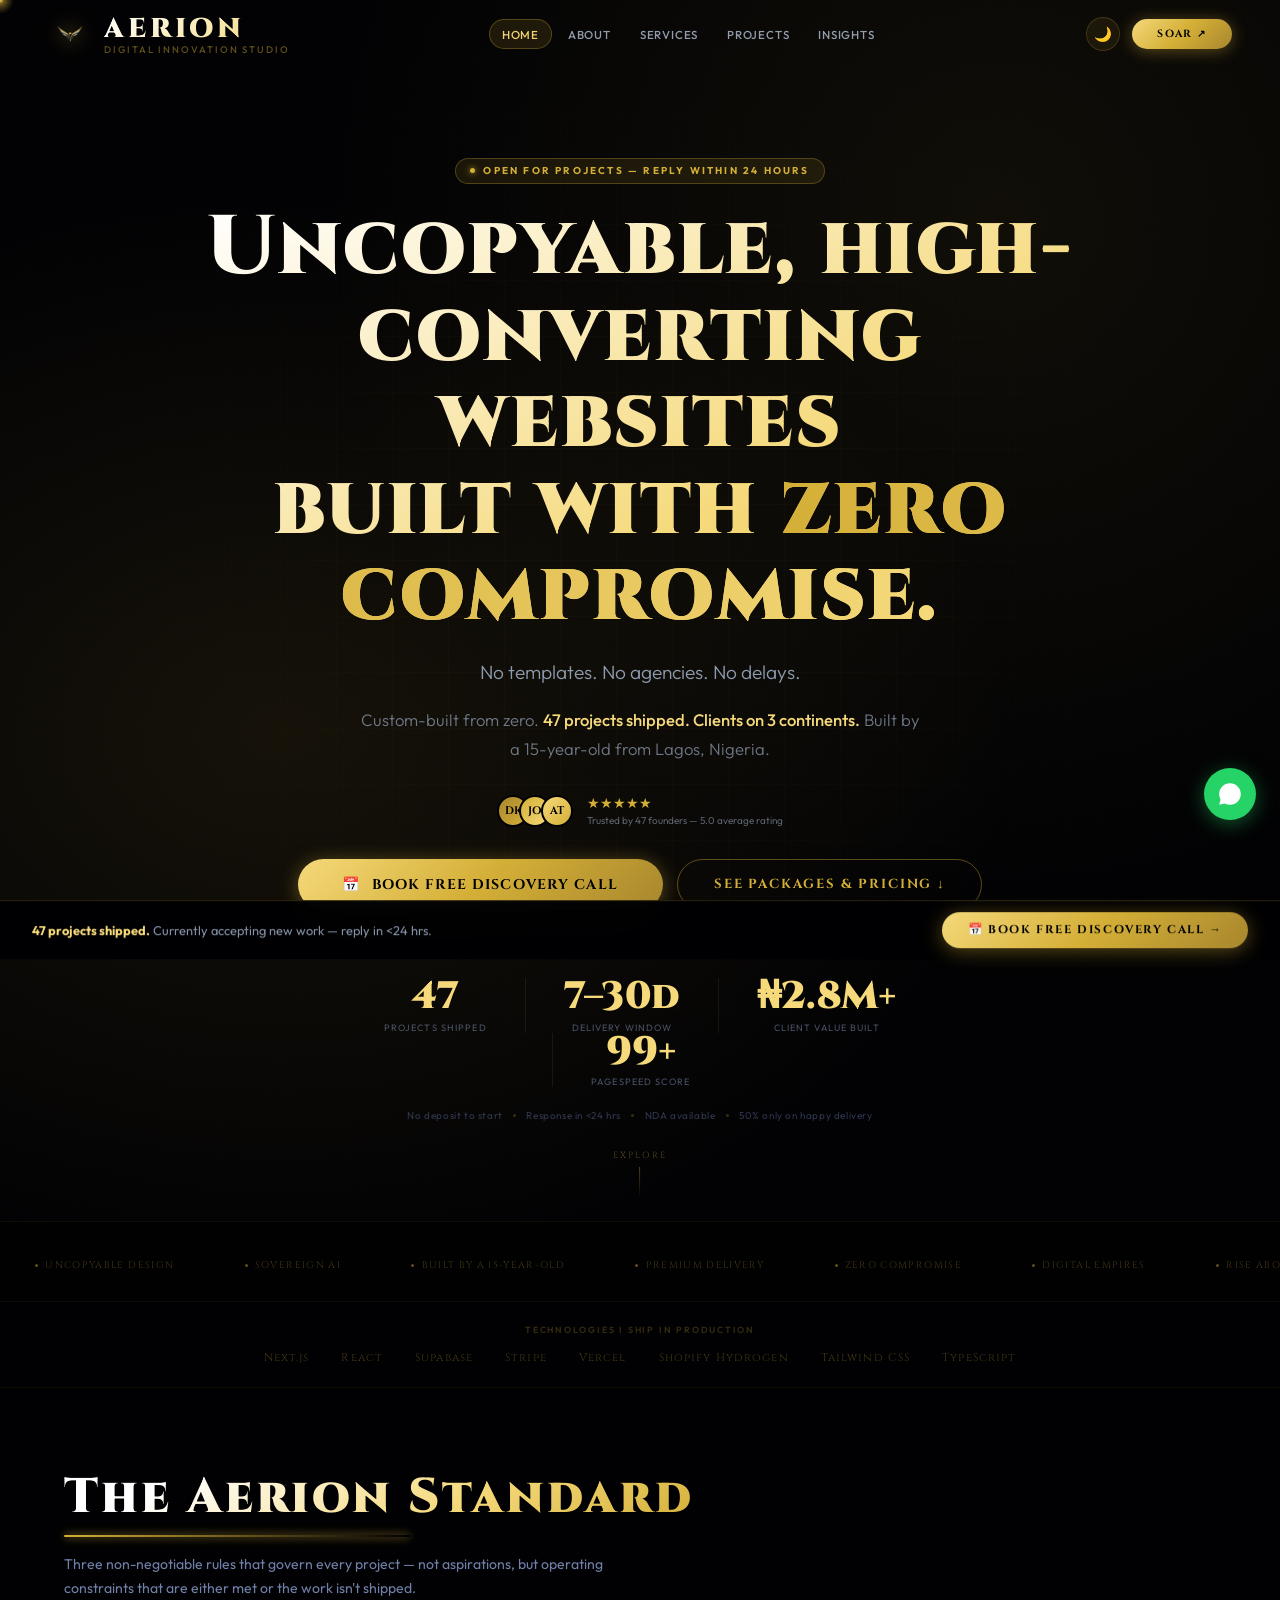
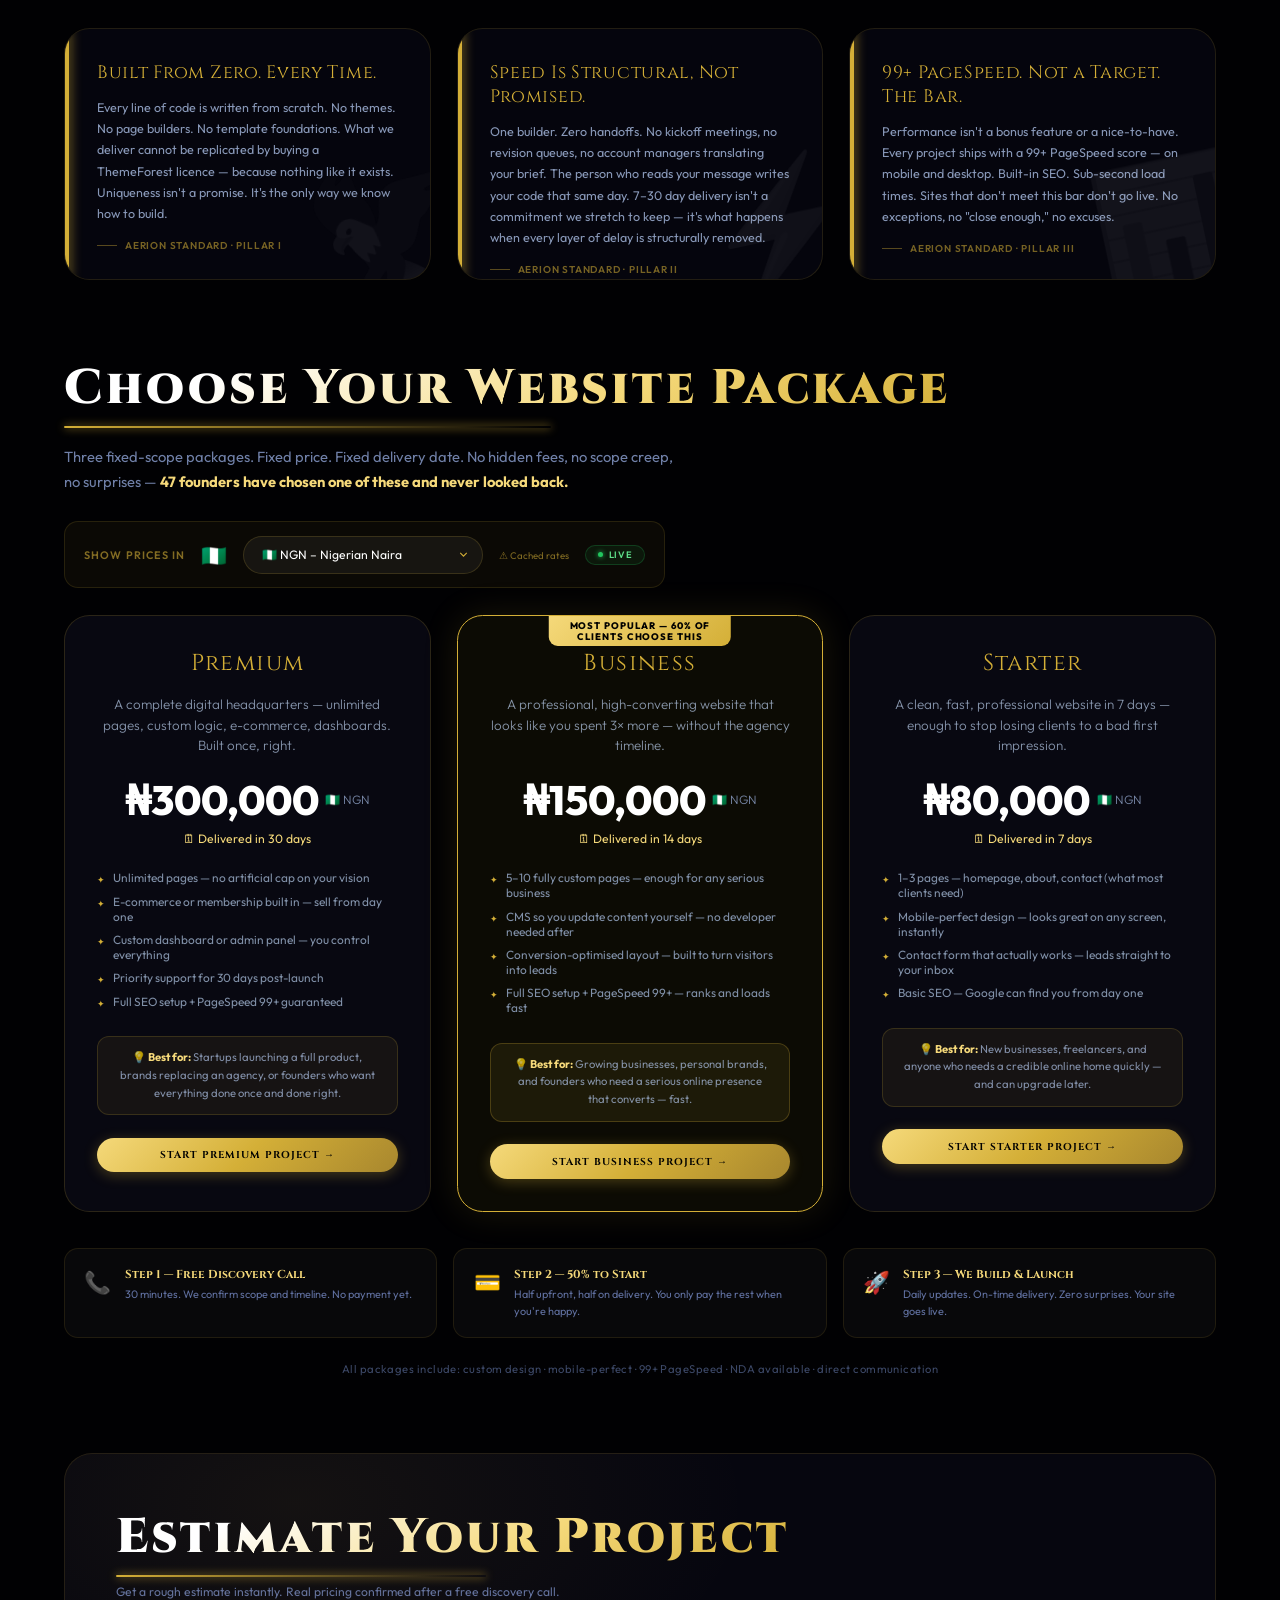
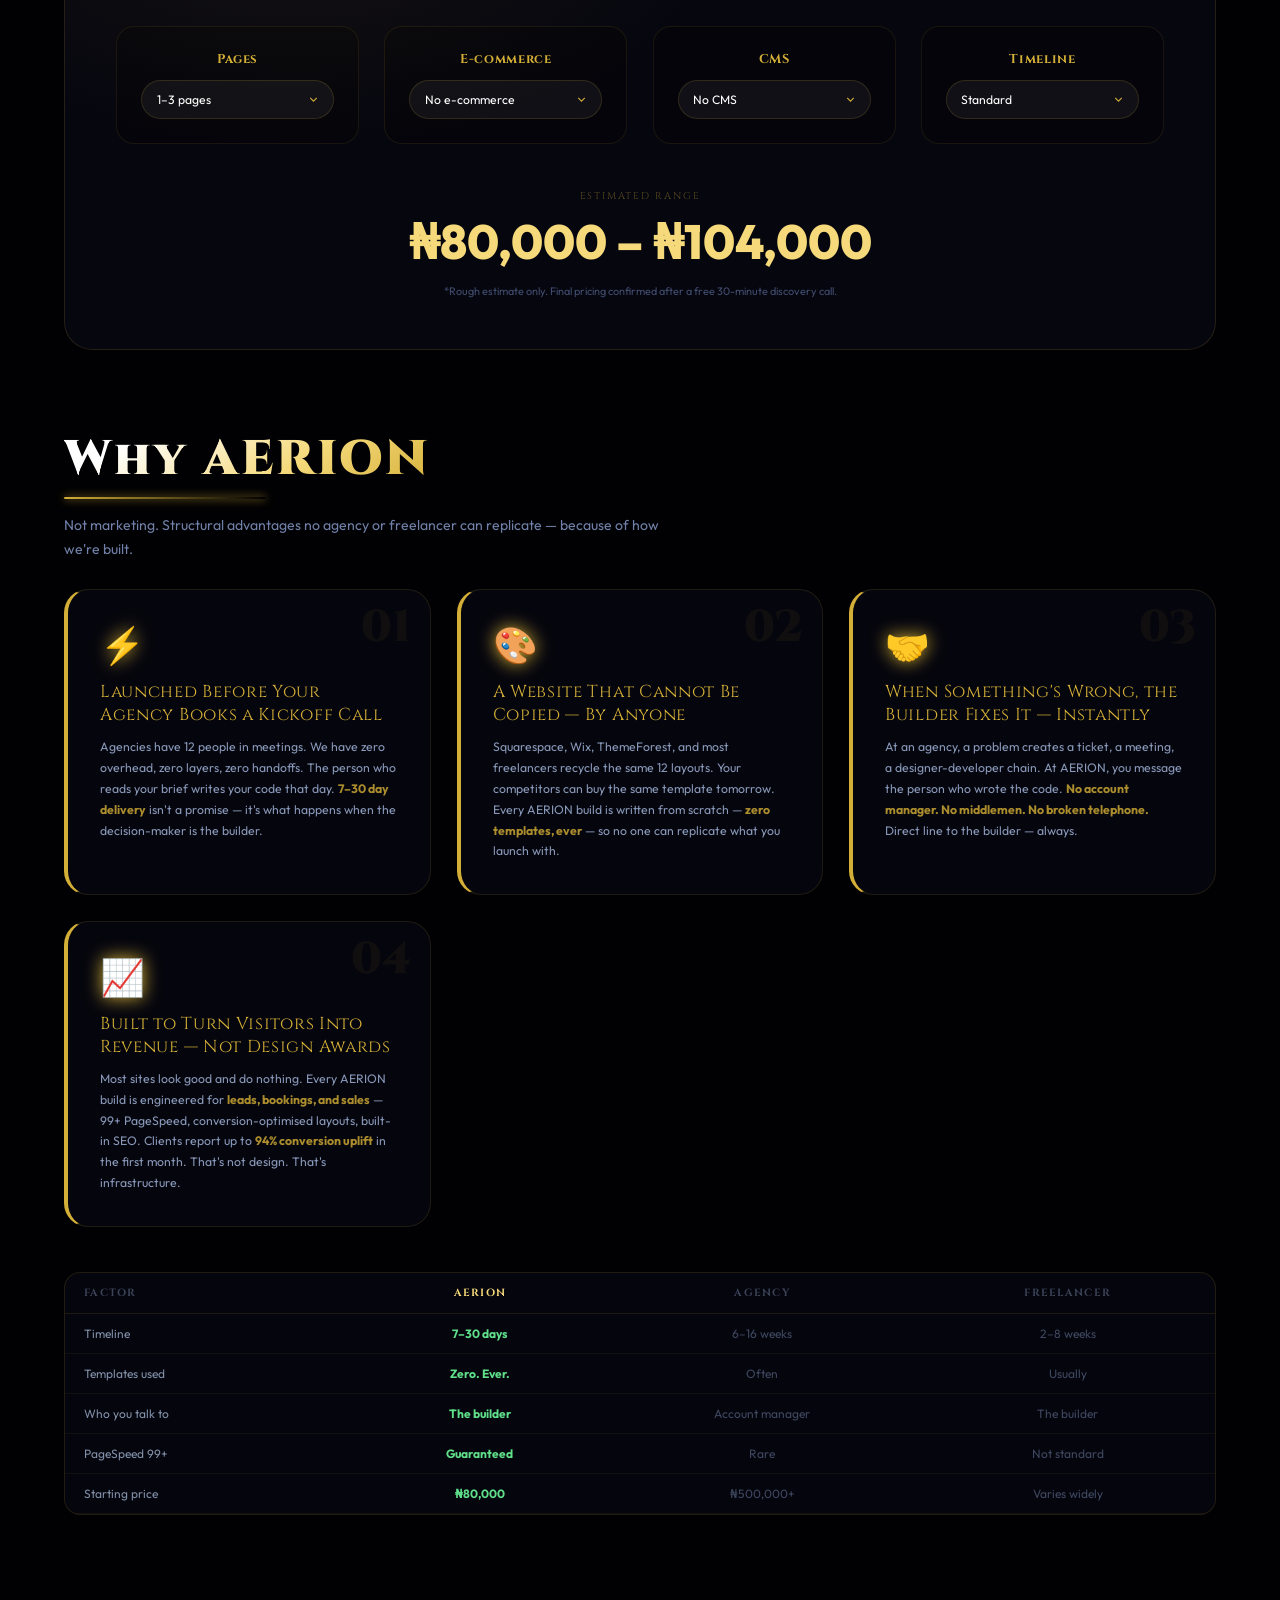
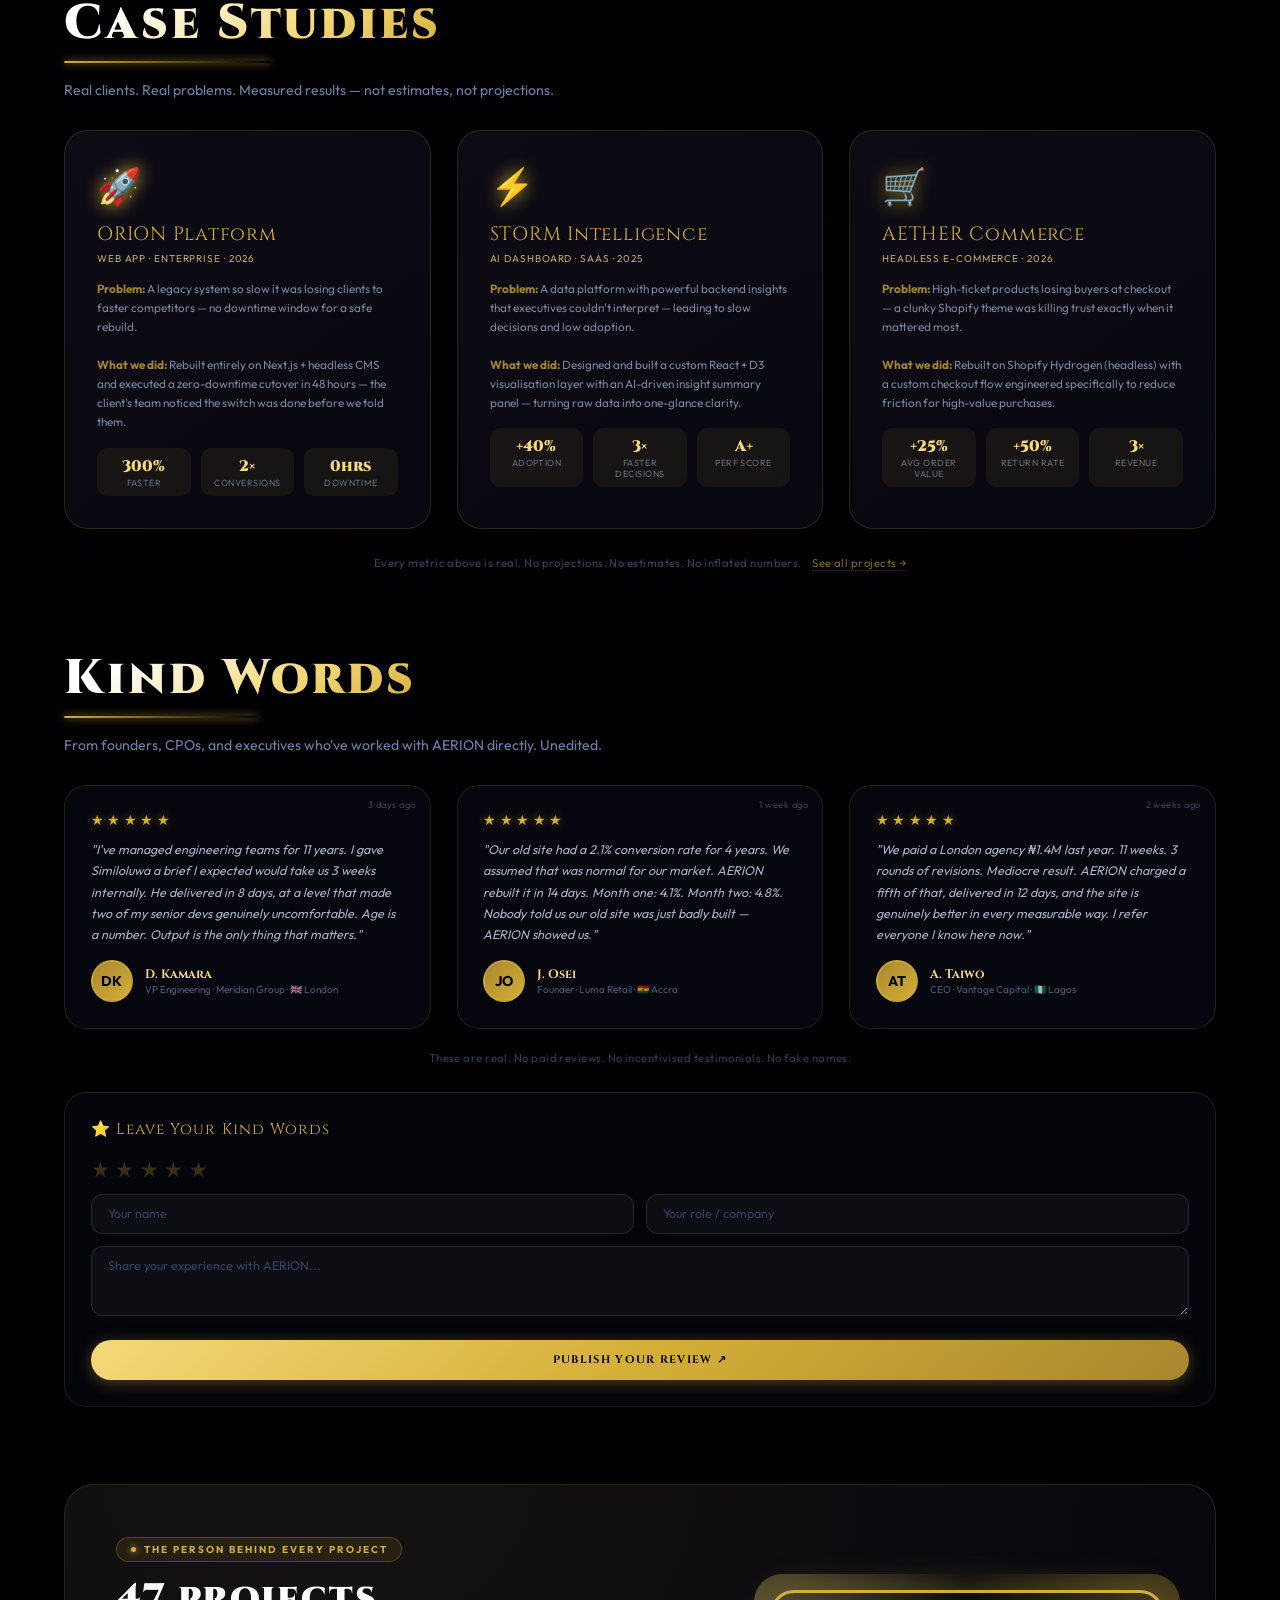
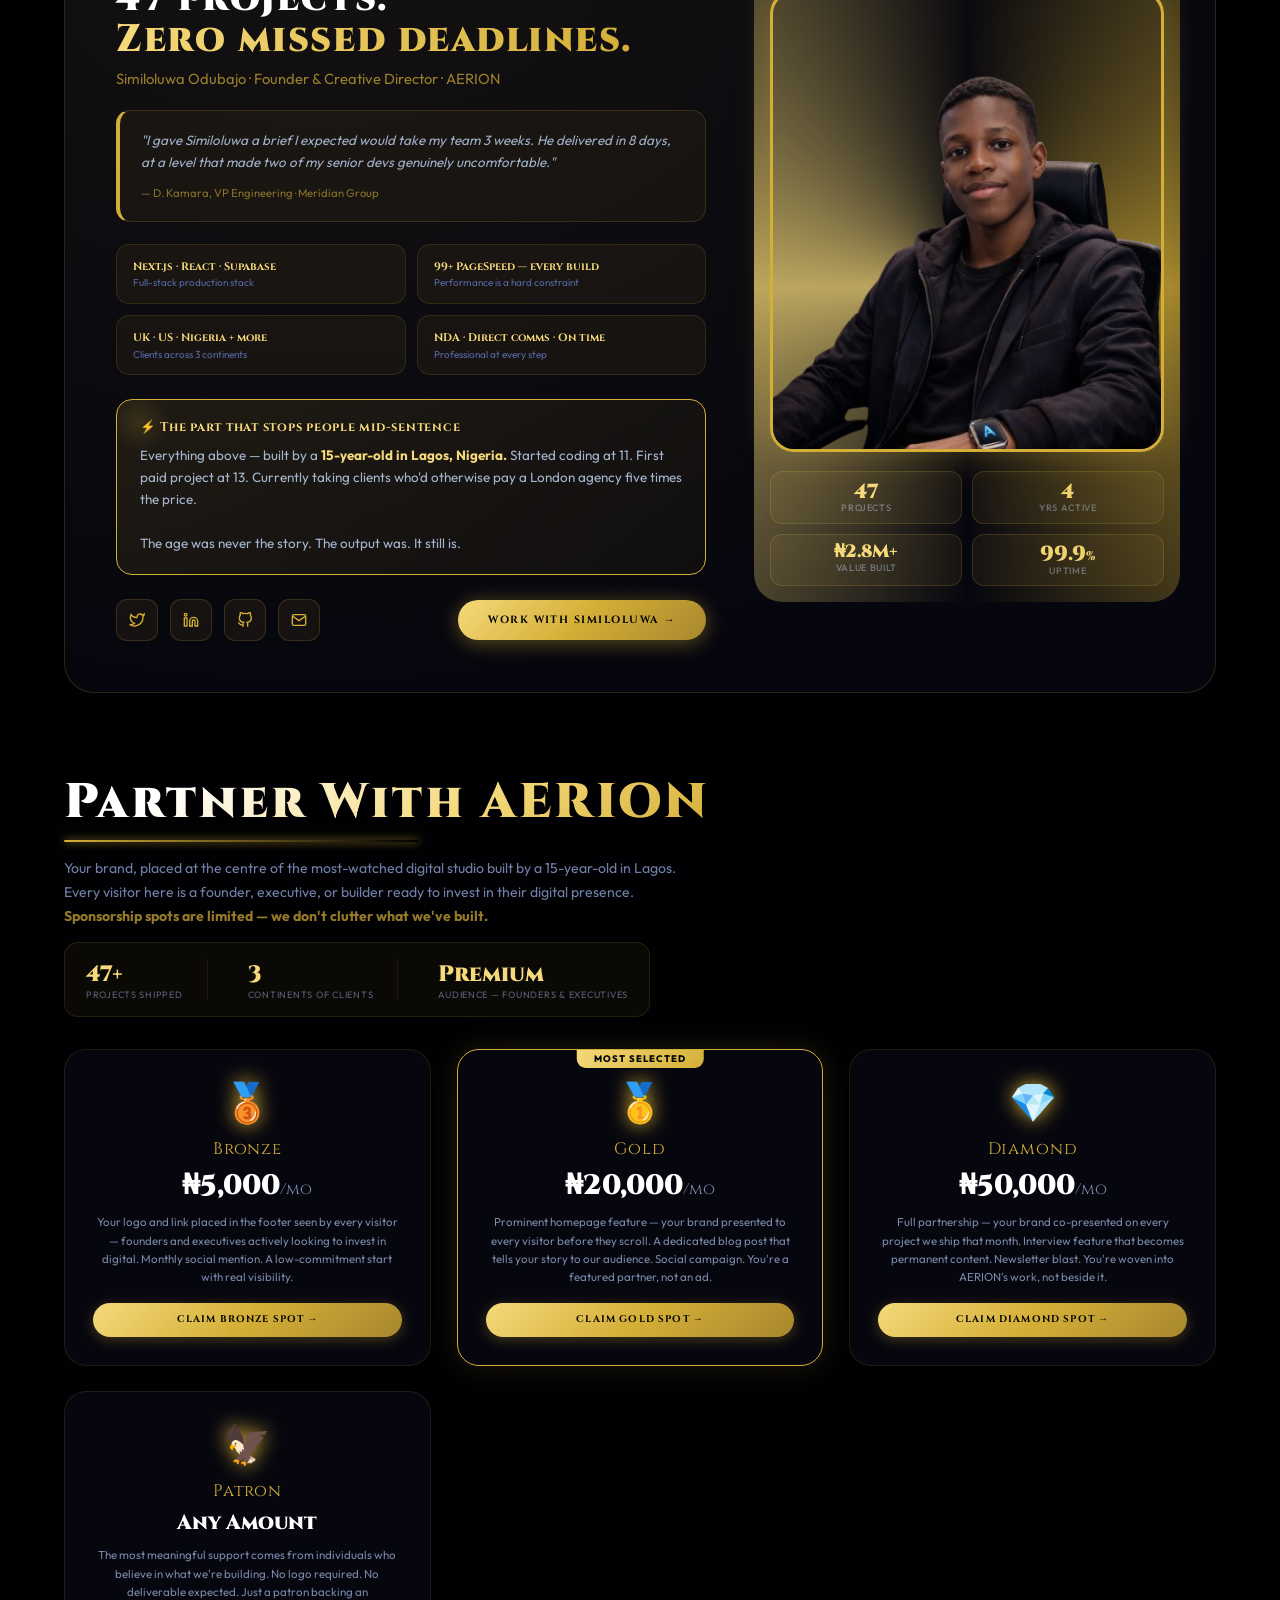
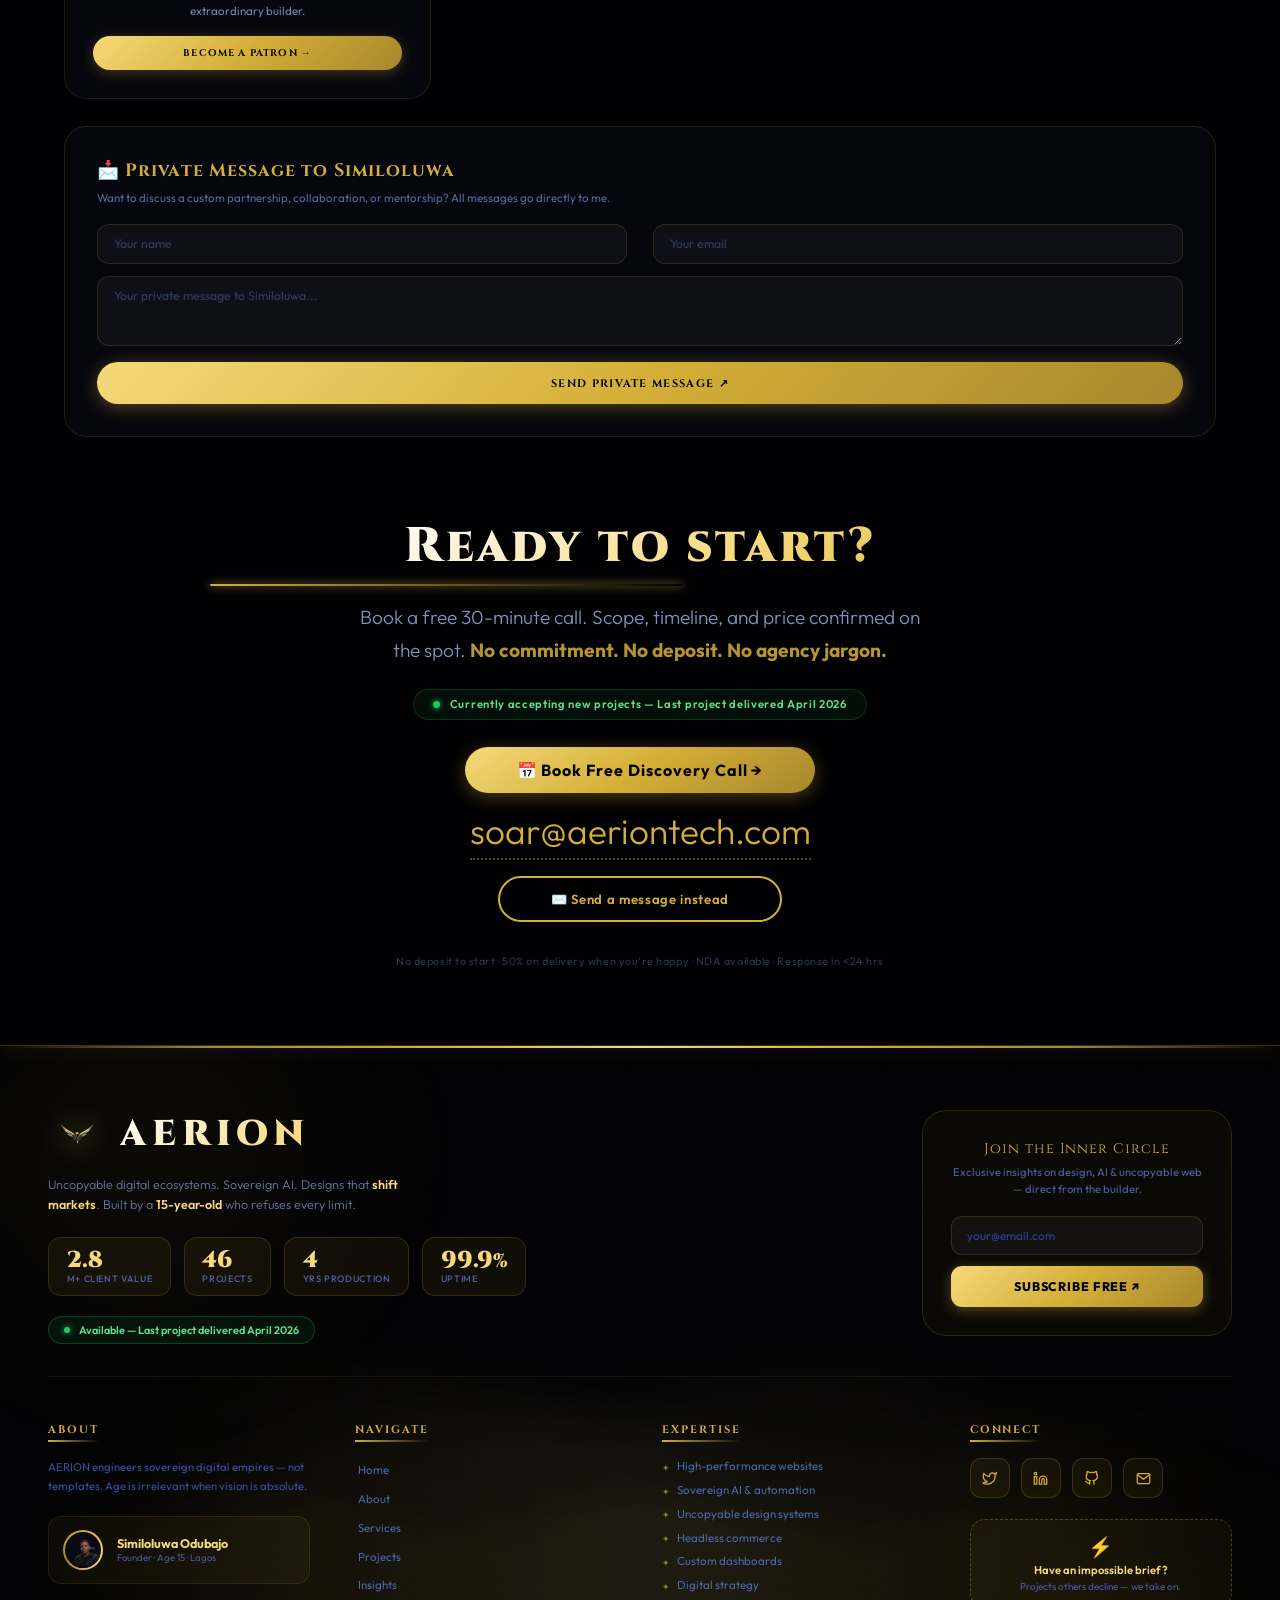
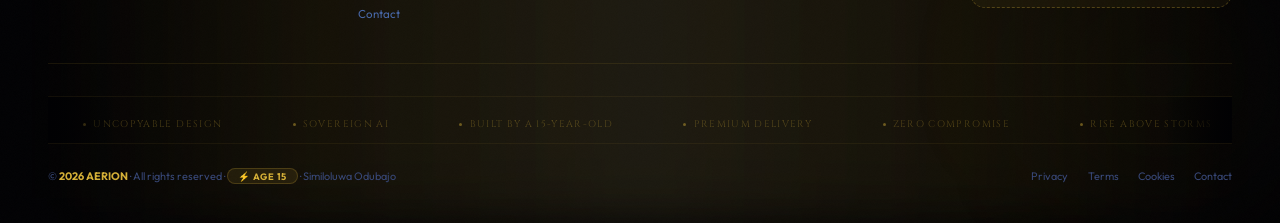
<file: index.html>
<!DOCTYPE html>
<html lang="en">
<head>
<meta charset="UTF-8">
<meta name="viewport" content="width=device-width,initial-scale=1.0">
<title>AERION · Premium Custom Websites, Lagos — Rise Above Storms</title>
<meta name="description" content="Custom website design and development by Similoluwa Odubajo, Lagos. 47 projects shipped. 7–30 day delivery. 99+ PageSpeed. No templates, no agencies. Book a free discovery call.">
<meta name="keywords" content="web design Lagos, custom website Nigeria, fast website delivery, affordable web developer Nigeria, Next.js developer Lagos, premium web design Africa">
<meta property="og:title" content="AERION — Premium Custom Websites, Lagos">
<meta property="og:description" content="47 projects. 7–30 day delivery. 99+ PageSpeed. No templates, no agencies, no delays. Built by a 15-year-old from Lagos.">
<meta property="og:type" content="website">
<meta property="og:image" content="assets/sleek-golden-eagle-emblem.png">
<link rel="icon" href="assets/sleek-golden-eagle-emblem.png">

<!-- OPTIMISED FONT LOADING — no render-blocking -->
<link rel="preconnect" href="https://fonts.googleapis.com">
<link rel="preconnect" href="https://fonts.gstatic.com" crossorigin>
<link rel="preload" as="style" href="https://fonts.googleapis.com/css2?family=Cinzel:wght@700;900&family=Outfit:wght@300;400;500;700;900&display=swap" onload="this.onload=null;this.rel='stylesheet'">
<noscript><link rel="stylesheet" href="https://fonts.googleapis.com/css2?family=Cinzel:wght@700;900&family=Outfit:wght@300;400;500;700;900&display=swap"></noscript>

<style>
/* ═══════════════════════════════════════════════════════════
   AERION 2100 — WORLD-CLASS HOMEPAGE
   ═══════════════════════════════════════════════════════════ */
:root{
  --g:#D4AF37;--gl:#f5d97a;--gd:#a8872e;--gu:#fff5c0;
  --bg:#010103;--bg2:#050508;
  --glass:rgba(255,255,255,.04);--gb:rgba(212,175,55,.18);
  --sp:cubic-bezier(.34,1.56,.64,1);
  --eo:cubic-bezier(.2,.9,.4,1);
  --ec:cubic-bezier(.76,0,.24,1);
  --nh:68px;
}
*{margin:0;padding:0;box-sizing:border-box;}
html{overflow-x:hidden;scroll-behavior:smooth;}
body{background:var(--bg);color:#ecf0f8;font-family:'Outfit',sans-serif;-webkit-font-smoothing:antialiased;overflow-x:hidden;}
::selection{background:var(--g);color:#010103;}
::-webkit-scrollbar{width:4px;}
::-webkit-scrollbar-track{background:var(--bg);}
::-webkit-scrollbar-thumb{background:linear-gradient(var(--g),var(--gd));border-radius:4px;}
.ss-slide,.sa,.reveal-item{will-change:opacity,transform;}

/* ── SCROLL PROGRESS ── */
#spb{position:fixed;top:0;left:0;height:2px;width:0;background:linear-gradient(90deg,var(--gd),var(--g),var(--gl));z-index:99999;box-shadow:0 0 8px var(--g);pointer-events:none;}

/* ── CURSOR (desktop only) ── */
.co{position:fixed;width:28px;height:28px;border-radius:50%;background:radial-gradient(circle,rgba(212,175,55,.6),transparent 70%);pointer-events:none;z-index:9998;transform:translate(-50%,-50%);mix-blend-mode:screen;transition:width .15s,height .15s;}
.co.lg{width:64px;height:64px;background:radial-gradient(circle,rgba(212,175,55,.4),transparent 70%);}
.cd{position:fixed;width:5px;height:5px;border-radius:50%;background:var(--g);pointer-events:none;z-index:9999;transform:translate(-50%,-50%);box-shadow:0 0 6px var(--g);}
@media(max-width:768px){.co,.cd{display:none;}}
@media(min-width:769px){body{cursor:none;}}

/* ══ NAVBAR ══ */
.nb{position:fixed;top:0;left:0;right:0;height:var(--nh);z-index:1000;display:flex;align-items:center;justify-content:space-between;padding:0 clamp(1rem,4vw,3rem);transition:background .5s,border-color .5s,box-shadow .5s;}
.nb.on{background:rgba(1,1,3,.93);backdrop-filter:blur(24px);border-bottom:1px solid rgba(212,175,55,.2);box-shadow:0 4px 40px rgba(0,0,0,.7);}
.nb-scan{position:absolute;bottom:0;left:0;right:0;height:1px;background:linear-gradient(90deg,transparent,var(--g),var(--gl),var(--g),transparent);transform:scaleX(0);transform-origin:left;transition:transform .8s var(--eo);box-shadow:0 0 10px var(--g);}
.nb.on .nb-scan{transform:scaleX(1);}
.nb-logo{display:flex;align-items:center;gap:.75rem;text-decoration:none;flex-shrink:0;}
.nb-logo img{width:44px;height:44px;object-fit:contain;filter:drop-shadow(0 0 10px rgba(212,175,55,.8));animation:lf 4s ease-in-out infinite;}
@keyframes lf{0%,100%{transform:translateY(0);}50%{transform:translateY(-4px);filter:drop-shadow(0 0 20px rgba(212,175,55,1));}}
.nb-logo:hover img{animation:none;transform:scale(1.08) rotate(-4deg);}
.nb-txt{display:flex;flex-direction:column;line-height:1.1;}
.nb-name{font-family:'Cinzel',serif;font-size:clamp(1.2rem,2.5vw,1.7rem);font-weight:900;letter-spacing:.14em;background:linear-gradient(135deg,#fff,var(--gl),var(--g));-webkit-background-clip:text;background-clip:text;-webkit-text-fill-color:transparent;background-size:200% auto;animation:sh 5s linear infinite;}
@keyframes sh{0%{background-position:0%}100%{background-position:200%}}
.nb-sub{font-size:clamp(.48rem,.75vw,.6rem);letter-spacing:.2em;text-transform:uppercase;color:rgba(212,175,55,.45);font-weight:500;}
.nb-links{display:flex;align-items:center;gap:.2rem;}
.nb-link{color:rgba(180,195,215,.8);text-decoration:none;font-size:clamp(.72rem,.85vw,.87rem);font-weight:500;letter-spacing:.07em;text-transform:uppercase;padding:.48rem clamp(.5rem,1vw,.95rem);border-radius:40px;position:relative;transition:color .3s;white-space:nowrap;}
.nb-link::before{content:'';position:absolute;inset:0;border-radius:40px;background:rgba(212,175,55,.08);border:1px solid transparent;opacity:0;transform:scale(.85);transition:opacity .3s var(--sp),transform .3s var(--sp);}
.nb-link:hover{color:#fff;}.nb-link:hover::before{opacity:1;transform:scale(1);border-color:rgba(212,175,55,.2);}
.nb-link.act{color:var(--gl);}.nb-link.act::before{opacity:1;transform:scale(1);background:rgba(212,175,55,.12);border-color:rgba(212,175,55,.32);}
.nb-r{display:flex;align-items:center;gap:.7rem;flex-shrink:0;}
.nb-cta{position:relative;display:inline-flex;align-items:center;gap:.4rem;padding:clamp(.5rem,.9vh,.7rem) clamp(1rem,2vw,1.7rem);font-family:'Cinzel',serif;font-size:clamp(.65rem,.8vw,.8rem);font-weight:700;letter-spacing:.13em;text-transform:uppercase;color:#020200;text-decoration:none;border:none;border-radius:100px;cursor:pointer;overflow:hidden;isolation:isolate;flex-shrink:0;white-space:nowrap;background:linear-gradient(135deg,var(--gl),var(--g),var(--gd));box-shadow:0 2px 16px rgba(212,175,55,.4);transition:transform .4s var(--sp),box-shadow .4s;animation:cg 3s ease-in-out infinite;}
@keyframes cg{0%,100%{box-shadow:0 2px 16px rgba(212,175,55,.35);}50%{box-shadow:0 2px 30px rgba(212,175,55,.7),0 0 12px rgba(245,217,122,.3);}}
.nb-cta:hover{transform:translateY(-2px) scale(1.06);box-shadow:0 6px 28px rgba(212,175,55,.65);animation:none;}
.nb-thm{width:34px;height:34px;background:rgba(212,175,55,.08);border:1px solid rgba(212,175,55,.2);border-radius:50%;display:flex;align-items:center;justify-content:center;cursor:pointer;font-size:.9rem;color:var(--g);transition:all .35s var(--sp);flex-shrink:0;}
.nb-thm:hover{background:rgba(212,175,55,.2);transform:rotate(20deg) scale(1.1);}
.nb-ham{display:none;flex-direction:column;gap:5px;width:38px;height:38px;background:rgba(212,175,55,.07);border:1px solid rgba(212,175,55,.2);border-radius:11px;cursor:pointer;align-items:center;justify-content:center;flex-shrink:0;transition:all .3s var(--sp);}
.nb-ham:hover{background:rgba(212,175,55,.18);border-color:var(--g);}
.hl{display:block;height:2px;background:var(--g);border-radius:2px;transition:transform .35s cubic-bezier(.68,-.55,.265,1.55),opacity .3s,width .3s;}
.hl1{width:20px;}.hl2{width:14px;}.hl3{width:17px;}
.nb-ham.op .hl1{transform:translateY(7px) rotate(45deg);width:20px;}
.nb-ham.op .hl2{opacity:0;transform:scaleX(0);}
.nb-ham.op .hl3{transform:translateY(-7px) rotate(-45deg);width:20px;}
@media(max-width:900px){.nb-ham{display:flex;}.nb-links{display:none;}}

/* MOBILE DRAWER */
.mob-ov{position:fixed;inset:0;background:rgba(0,0,0,.75);backdrop-filter:blur(5px);z-index:1998;opacity:0;visibility:hidden;transition:.35s;}
.mob-ov.op{opacity:1;visibility:visible;}
.mob-dr{position:fixed;top:0;right:-110%;bottom:0;width:min(320px,85vw);z-index:1999;display:flex;flex-direction:column;transition:right .45s var(--sp);}
.mob-dr.op{right:0;}
.mob-bg{position:absolute;inset:0;background:rgba(2,2,5,.97);backdrop-filter:blur(28px);border-left:1px solid rgba(212,175,55,.18);}
.mob-bg::before{content:'';position:absolute;top:-80px;right:-60px;width:260px;height:260px;border-radius:50%;background:radial-gradient(circle,rgba(212,175,55,.07),transparent 70%);animation:ob 7s ease-in-out infinite;}
@keyframes ob{0%,100%{transform:scale(1);}50%{transform:scale(1.25);}}
.mob-in{position:relative;z-index:2;display:flex;flex-direction:column;height:100%;padding:0 1.8rem 1.8rem;}
.mob-hd{display:flex;align-items:center;justify-content:space-between;padding:1.4rem 0 1.6rem;border-bottom:1px solid rgba(212,175,55,.1);}
.mob-logo{display:flex;align-items:center;gap:.6rem;}
.mob-logo img{width:32px;filter:drop-shadow(0 0 8px var(--g));}
.mob-ln{font-family:'Cinzel',serif;font-size:1.1rem;font-weight:900;letter-spacing:.12em;background:linear-gradient(135deg,#fff,var(--gl));-webkit-background-clip:text;background-clip:text;-webkit-text-fill-color:transparent;}
.mob-cl{width:34px;height:34px;border-radius:10px;background:rgba(212,175,55,.08);border:1px solid rgba(212,175,55,.18);display:flex;align-items:center;justify-content:center;color:var(--g);font-size:1.1rem;cursor:pointer;transition:all .3s var(--sp);}
.mob-cl:hover{background:rgba(212,175,55,.2);transform:rotate(90deg);}
.mob-ls{flex:1;display:flex;flex-direction:column;gap:.15rem;margin-top:1.3rem;}
.mob-lk{display:flex;align-items:center;justify-content:space-between;padding:.9rem 1rem;border-radius:14px;text-decoration:none;color:rgba(180,195,215,.8);font-size:1.05rem;font-weight:500;border:1px solid transparent;transition:all .3s var(--sp);opacity:0;transform:translateX(28px);}
.mob-lk.an{opacity:1;transform:translateX(0);}
.mob-lk:hover{color:var(--gl);border-color:rgba(212,175,55,.2);background:rgba(212,175,55,.06);transform:translateX(5px);}
.mob-lk.act{color:var(--g);border-color:rgba(212,175,55,.28);background:rgba(212,175,55,.07);}
.mob-bot{padding-top:1.3rem;border-top:1px solid rgba(212,175,55,.1);display:flex;flex-direction:column;gap:.9rem;}
.mob-cta{position:relative;overflow:hidden;display:flex;align-items:center;justify-content:center;gap:.5rem;padding:.95rem;font-family:'Cinzel',serif;font-size:.8rem;font-weight:700;letter-spacing:.12em;text-transform:uppercase;color:#020200;text-decoration:none;border:none;border-radius:14px;cursor:pointer;background:linear-gradient(135deg,var(--gl),var(--g),var(--gd));box-shadow:0 4px 20px rgba(212,175,55,.38);transition:all .4s var(--sp);opacity:0;transform:translateY(18px);}
.mob-cta.an{opacity:1;transform:translateY(0);}
.mob-cta:hover{transform:translateY(-2px);box-shadow:0 8px 28px rgba(212,175,55,.55);}

/* SHARED SLIDE UTILITIES */
.sl-gn{position:absolute;inset:0;pointer-events:none;opacity:.35;background-image:url("data:image/svg+xml,%3Csvg viewBox='0 0 200 200' xmlns='http://www.w3.org/2000/svg'%3E%3Cfilter id='n'%3E%3CfeTurbulence type='fractalNoise' baseFrequency='.9' numOctaves='4' stitchTiles='stitch'/%3E%3C/filter%3E%3Crect width='100%25' height='100%25' filter='url(%23n)' opacity='.06'/%3E%3C/svg%3E");background-size:128px;}
.sl-lbl{display:inline-flex;align-items:center;gap:.5rem;font-size:clamp(.6rem,.78vw,.72rem);font-weight:700;letter-spacing:.22em;text-transform:uppercase;color:var(--g);background:rgba(212,175,55,.1);border:1px solid rgba(212,175,55,.28);border-radius:40px;padding:.33rem .9rem;margin-bottom:clamp(.6rem,1.5vh,1rem);}
.sl-lbl-dot{width:5px;height:5px;border-radius:50%;background:var(--g);box-shadow:0 0 6px var(--g);animation:dp 1.8s ease-in-out infinite;}
@keyframes dp{0%,100%{transform:scale(1);}50%{transform:scale(1.7);box-shadow:0 0 10px var(--g);}}
@keyframes saAvail{from{opacity:0;transform:translateY(20px);filter:blur(4px);}to{opacity:1;transform:translateY(0);filter:blur(0);}}
.sl-h{font-family:'Cinzel',serif;font-size:clamp(1.8rem,5.5vw,5rem);font-weight:900;line-height:1.04;letter-spacing:.02em;background:linear-gradient(150deg,#fff 0%,var(--gl) 42%,var(--g) 78%,var(--gd) 100%);-webkit-background-clip:text;background-clip:text;-webkit-text-fill-color:transparent;background-size:200% auto;animation:sh 6s linear infinite;margin-bottom:clamp(.6rem,1.5vh,1.2rem);}
.sl-accent{-webkit-text-fill-color:transparent;background:linear-gradient(90deg,var(--g),var(--gl));-webkit-background-clip:text;background-clip:text;}
.sl-p{font-size:clamp(.8rem,1.35vw,1.1rem);font-weight:300;color:rgba(190,205,230,.84);line-height:1.74;max-width:560px;margin-bottom:clamp(1rem,2.5vh,2rem);}
.sl-btn{position:relative;display:inline-flex;align-items:center;gap:.45rem;padding:clamp(.62rem,1.2vh,.85rem) clamp(1.2rem,2.2vw,2rem);font-family:'Cinzel',serif;font-size:clamp(.62rem,.78vw,.77rem);font-weight:700;letter-spacing:.14em;text-transform:uppercase;color:#020200;text-decoration:none;border:none;border-radius:100px;cursor:pointer;overflow:hidden;background:linear-gradient(135deg,var(--gl),var(--g),var(--gd));box-shadow:0 3px 20px rgba(212,175,55,.42);transition:all .4s var(--sp);}
.sl-btn::before{content:'';position:absolute;top:0;left:-80%;width:50%;height:100%;background:linear-gradient(90deg,transparent,rgba(255,255,255,.5),transparent);transform:skewX(-15deg);transition:left .55s;}
.sl-btn:hover{transform:translateY(-3px) scale(1.05);box-shadow:0 9px 32px rgba(212,175,55,.6);}.sl-btn:hover::before{left:130%;}
.sl-btn-g{display:inline-flex;align-items:center;gap:.45rem;padding:clamp(.62rem,1.2vh,.85rem) clamp(1.2rem,2.2vw,2rem);font-family:'Cinzel',serif;font-size:clamp(.62rem,.78vw,.77rem);font-weight:700;letter-spacing:.14em;text-transform:uppercase;color:var(--g);text-decoration:none;border:1.5px solid rgba(212,175,55,.42);border-radius:100px;cursor:pointer;overflow:hidden;background:transparent;transition:all .4s var(--sp);position:relative;}
.sl-btn-g::before{content:'';position:absolute;inset:0;background:linear-gradient(135deg,var(--gl),var(--g));opacity:0;transition:opacity .35s;z-index:-1;}
.sl-btn-g:hover{color:#020200;border-color:transparent;transform:translateY(-3px);}.sl-btn-g:hover::before{opacity:1;}
.sl-btns{display:flex;flex-wrap:wrap;gap:.8rem;align-items:center;}
.sl-card{background:rgba(255,255,255,.04);border:1px solid rgba(212,175,55,.14);border-radius:clamp(12px,1.8vw,20px);padding:clamp(1rem,2vw,1.8rem);transition:all .4s var(--sp);position:relative;overflow:hidden;}
.sl-card::before{content:'';position:absolute;inset:0;background:linear-gradient(145deg,rgba(212,175,55,.08),transparent);opacity:0;transition:opacity .3s;}
.sl-card:hover{border-color:var(--g);transform:translateY(-5px);box-shadow:0 14px 42px rgba(212,175,55,.16);}.sl-card:hover::before{opacity:1;}

/* ══ SECTIONS ══ */
.sec{max-width:1380px;margin:0 auto;padding:clamp(3.5rem,6vw,6rem) clamp(1.2rem,5vw,4rem);}
.sec+.sec{padding-top:0;}

/* REVEAL SYSTEM */
.rv{opacity:0;transform:translateY(36px);filter:blur(3px);transition:opacity .85s var(--eo),transform .85s var(--eo),filter .7s ease;}
.rv.vs{opacity:1;transform:translateY(0);filter:blur(0);}
.rv-l{opacity:0;transform:translateX(-36px);filter:blur(3px);transition:opacity .85s var(--eo),transform .85s var(--eo),filter .7s ease;}
.rv-l.vs{opacity:1;transform:translateX(0);filter:blur(0);}
.rv-r{opacity:0;transform:translateX(36px);filter:blur(3px);transition:opacity .85s var(--eo),transform .85s var(--eo),filter .7s ease;}
.rv-r.vs{opacity:1;transform:translateX(0);filter:blur(0);}
.sg>*{opacity:0;transform:translateY(28px);filter:blur(3px);transition:opacity .72s var(--eo),transform .72s var(--eo),filter .6s ease;}
.sg.vs>*{opacity:1;transform:translateY(0);filter:blur(0);}
.sg.vs>*:nth-child(1){transition-delay:0s;}.sg.vs>*:nth-child(2){transition-delay:.08s;}.sg.vs>*:nth-child(3){transition-delay:.16s;}.sg.vs>*:nth-child(4){transition-delay:.24s;}.sg.vs>*:nth-child(5){transition-delay:.32s;}.sg.vs>*:nth-child(6){transition-delay:.4s;}

/* SEC HEADING */
.sh{font-family:'Cinzel',serif;font-size:clamp(1.7rem,3.8vw,3.2rem);font-weight:900;background:linear-gradient(145deg,#fff 18%,var(--gl) 62%,var(--g) 100%);-webkit-background-clip:text;background-clip:text;-webkit-text-fill-color:transparent;letter-spacing:.06em;margin-bottom:clamp(1.2rem,2.5vh,2rem);position:relative;display:inline-block;}
.sh::after{content:'';position:absolute;bottom:-7px;left:0;width:0;height:2px;background:linear-gradient(90deg,var(--g),transparent);border-radius:2px;transition:width .9s var(--eo);box-shadow:0 0 8px var(--g);}
.sh.vs::after{width:55%;}

/* MARQUEE */
.mq{overflow:hidden;white-space:nowrap;padding:1.8rem 0;background:rgba(0,0,0,.22);border-top:1px solid rgba(212,175,55,.07);border-bottom:1px solid rgba(212,175,55,.07);}
.mq-in{display:inline-block;animation:mq 24s linear infinite;}
@keyframes mq{0%{transform:translateX(0);}100%{transform:translateX(-50%);}}
.mq-it{display:inline-flex;align-items:center;gap:.45rem;margin:0 2.2rem;font-family:'Cinzel',serif;font-size:clamp(.58rem,.75vw,.68rem);letter-spacing:.14em;text-transform:uppercase;color:rgba(212,175,55,.3);}
.mq-d{width:3px;height:3px;background:var(--g);border-radius:50%;opacity:.45;}

/* AERION STANDARD */
.std-grid{display:grid;grid-template-columns:repeat(auto-fit,minmax(clamp(220px,28vw,300px),1fr));gap:clamp(1.2rem,2vw,2rem);margin-top:clamp(1.5rem,3vh,2.5rem);}
.std-card{position:relative;overflow:hidden;border-radius:clamp(16px,2vw,26px);border:1px solid rgba(212,175,55,.14);background:rgba(8,8,18,.72);backdrop-filter:blur(12px);cursor:default;transition:border-color .5s,box-shadow .5s;min-height:clamp(200px,28vh,280px);}
.std-card:hover{border-color:var(--g);box-shadow:0 18px 55px rgba(0,0,0,.45),0 0 35px rgba(212,175,55,.12);}
/* Mobile: skip icon phase, show content immediately */
@media(max-width:768px){
  .std-icon-phase{display:none!important;}
  .std-content{transform:translateY(0)!important;opacity:1!important;position:relative!important;min-height:clamp(200px,28vh,280px);}
}
.std-icon-phase{position:absolute;inset:0;display:flex;align-items:center;justify-content:center;z-index:2;transition:opacity .6s var(--ec),transform .6s var(--ec);}
.std-icon-phase.hidden{opacity:0;transform:translateY(-60px);}
.std-icon-big{font-size:clamp(3.5rem,6vw,5.5rem);filter:drop-shadow(0 0 18px var(--g));animation:rf 4s ease-in-out infinite;}
.std-content{position:absolute;inset:0;padding:clamp(1.4rem,2.5vw,2.2rem);z-index:3;display:flex;flex-direction:column;transition:opacity .6s var(--ec),transform .6s var(--ec);transform:translateY(100%);opacity:0;}
.std-content.shown{transform:translateY(0);opacity:1;}
.std-bg-icon{position:absolute;right:-10%;bottom:-10%;font-size:clamp(6rem,10vw,9rem);opacity:.06;pointer-events:none;z-index:1;transform:rotate(-12deg);filter:grayscale(1);}
.std-left{position:absolute;left:0;top:0;bottom:0;width:4px;background:var(--g);box-shadow:0 0 12px var(--g);transition:width .4s var(--sp);}
.std-card:hover .std-left{width:6px;}
.std-title{font-family:'Cinzel',serif;font-size:clamp(.95rem,1.4vw,1.25rem);color:var(--g);margin-bottom:.75rem;letter-spacing:.04em;}
.std-body{color:#8898b8;line-height:1.7;font-size:clamp(.78rem,.98vw,.92rem);}
.std-badge{margin-top:auto;padding-top:.9rem;display:flex;align-items:center;gap:.5rem;font-size:clamp(.62rem,.78vw,.72rem);color:rgba(212,175,55,.55);letter-spacing:.08em;text-transform:uppercase;font-weight:600;}
.std-badge::before{content:'';width:20px;height:1px;background:rgba(212,175,55,.4);}

/* CALCULATOR */
.calc-wrap{position:relative;border-radius:clamp(16px,2.5vw,28px);overflow:hidden;background:rgba(8,8,18,.85);backdrop-filter:blur(18px);border:1px solid rgba(212,175,55,.15);padding:clamp(2rem,4vw,3.5rem);}
.calc-wrap::before{content:'';position:absolute;top:-40%;left:-20%;width:80%;height:100%;background:radial-gradient(ellipse,rgba(212,175,55,.07),transparent 70%);pointer-events:none;}
.calc-grid{display:grid;grid-template-columns:repeat(auto-fit,minmax(clamp(130px,18vw,190px),1fr));gap:clamp(1rem,2vw,1.8rem);margin:clamp(1.5rem,3vh,2.5rem) 0;}
.calc-opt{background:rgba(0,0,0,.3);border-radius:clamp(12px,1.5vw,18px);padding:clamp(1rem,2vw,1.5rem);text-align:center;border:1px solid rgba(212,175,55,.1);transition:border-color .35s;}
.calc-opt:hover{border-color:rgba(212,175,55,.3);}
.calc-opt h4{font-family:'Cinzel',serif;color:var(--g);margin-bottom:.75rem;font-size:clamp(.78rem,1vw,.92rem);letter-spacing:.05em;}
.calc-sel{width:100%;padding:.7rem .9rem;background:rgba(255,255,255,.05);border:1px solid rgba(212,175,55,.16);border-radius:40px;color:#fff;font-family:'Outfit',sans-serif;font-size:clamp(.75rem,.95vw,.88rem);cursor:pointer;appearance:none;background-image:url("data:image/svg+xml,%3Csvg xmlns='http://www.w3.org/2000/svg' width='14' height='14' viewBox='0 0 24 24' fill='none' stroke='%23D4AF37' stroke-width='2'%3E%3Cpolyline points='6 9 12 15 18 9'%3E%3C/polyline%3E%3C/svg%3E");background-repeat:no-repeat;background-position:right .8rem center;background-size:13px;padding-right:2rem;transition:border-color .3s;}
.calc-sel:focus{outline:none;border-color:var(--g);}
.calc-result{text-align:center;font-size:clamp(1.8rem,4vw,3rem);font-weight:800;color:var(--gl);font-family:'Outfit',sans-serif;padding:clamp(1rem,2vh,1.8rem) 0 0;position:relative;}
.calc-result::before{content:'Estimated Range';display:block;font-family:'Cinzel',serif;font-size:clamp(.6rem,.78vw,.72rem);letter-spacing:.18em;text-transform:uppercase;color:rgba(212,175,55,.4);margin-bottom:.5rem;font-weight:400;}
.calc-note{text-align:center;color:rgba(80,95,135,.8);font-size:clamp(.68rem,.85vw,.78rem);margin-top:.8rem;}

/* CURRENCY */
.curr-sel{background:rgba(255,255,255,.05);border:1px solid rgba(212,175,55,.18);border-radius:40px;padding:.65rem 2.2rem .65rem 1.1rem;color:#fff;font-family:'Outfit',sans-serif;font-size:clamp(.75rem,.95vw,.88rem);cursor:pointer;appearance:none;background-image:url("data:image/svg+xml,%3Csvg xmlns='http://www.w3.org/2000/svg' width='14' height='14' viewBox='0 0 24 24' fill='none' stroke='%23D4AF37' stroke-width='2'%3E%3Cpolyline points='6 9 12 15 18 9'%3E%3C/polyline%3E%3C/svg%3E");background-repeat:no-repeat;background-position:right .8rem center;background-size:13px;transition:border-color .3s;min-width:clamp(200px,28vw,280px);}
.curr-sel:focus{outline:none;border-color:var(--g);}
.curr-ldot{width:5px;height:5px;border-radius:50%;background:#22c55e;box-shadow:0 0 5px #22c55e;animation:dp 1.8s ease-in-out infinite;}
@keyframes fw{0%,100%{transform:skewX(0deg);}25%{transform:skewX(-2deg);}75%{transform:skewX(2deg);}}

/* WHY AERION */
.why-grid{display:grid;grid-template-columns:repeat(auto-fit,minmax(clamp(220px,28vw,310px),1fr));gap:clamp(1.2rem,2vw,2rem);margin-top:clamp(1.5rem,3vh,2.5rem);}
.why-card{position:relative;padding:clamp(1.5rem,2.5vw,2.3rem);background:rgba(8,8,18,.72);backdrop-filter:blur(12px);border-radius:clamp(14px,2vw,24px);border:1px solid rgba(212,175,55,.13);border-left:4px solid var(--g);transition:all .5s var(--sp);overflow:hidden;}
.why-card::after{content:'';position:absolute;inset:0;background:radial-gradient(ellipse at 0% 0%,rgba(212,175,55,.07),transparent 60%);opacity:0;transition:opacity .4s;}
.why-card:hover{border-left-width:6px;transform:translateY(-5px) translateX(2px);box-shadow:0 16px 50px rgba(0,0,0,.4),0 0 22px rgba(212,175,55,.1);}.why-card:hover::after{opacity:1;}
.why-num{position:absolute;top:1rem;right:1.2rem;font-family:'Cinzel',serif;font-size:clamp(2rem,3.5vw,3.5rem);font-weight:900;color:rgba(212,175,55,.06);line-height:1;}
.why-icon{font-size:clamp(1.8rem,2.8vw,2.5rem);margin-bottom:.8rem;display:block;filter:drop-shadow(0 0 9px var(--g));animation:rf 5s ease-in-out infinite;}
.why-title{font-family:'Cinzel',serif;color:var(--g);font-size:clamp(.95rem,1.35vw,1.22rem);display:block;margin-bottom:.7rem;letter-spacing:.04em;}
.why-body{color:#8898b8;font-size:clamp(.76rem,.96vw,.9rem);line-height:1.7;}

/* PACKAGES */
.pkg-grid{display:grid;grid-template-columns:repeat(auto-fit,minmax(clamp(240px,28vw,320px),1fr));gap:clamp(1.2rem,2vw,2rem);margin-top:clamp(1.5rem,3vh,2.5rem);}
.pkg-card{position:relative;background:rgba(10,10,20,.88);backdrop-filter:blur(18px);border:1px solid rgba(212,175,55,.17);border-radius:clamp(16px,2vw,26px);padding:clamp(1.5rem,2.5vw,2.5rem);text-align:center;transition:all .5s var(--sp);overflow:hidden;}
.pkg-card::before{content:'';position:absolute;bottom:-35%;left:-15%;width:130%;height:120%;background:radial-gradient(ellipse,rgba(212,175,55,.05),transparent 60%);opacity:0;transition:opacity .5s;}
.pkg-card:hover{border-color:var(--g);transform:translateY(-10px) scale(1.018);box-shadow:0 24px 70px rgba(0,0,0,.5),0 0 40px rgba(212,175,55,.16);}.pkg-card:hover::before{opacity:1;}
.pkg-card.feat{border-color:var(--g);background:rgba(14,12,5,.92);box-shadow:0 0 36px rgba(212,175,55,.13);}
.pkg-badge{position:absolute;top:-1px;left:50%;transform:translateX(-50%);background:linear-gradient(135deg,var(--gl),var(--g));color:#020200;font-size:clamp(.58rem,.74vw,.68rem);font-weight:800;letter-spacing:.1em;text-transform:uppercase;padding:.26rem 1.1rem;border-radius:0 0 9px 9px;}
.pkg-name{font-family:'Cinzel',serif;font-size:clamp(1.2rem,1.8vw,1.55rem);color:var(--g);margin-bottom:.9rem;letter-spacing:.06em;}
.pkg-price{font-size:clamp(1.8rem,3.2vw,2.7rem);font-weight:800;color:#fff;margin-bottom:.35rem;display:flex;align-items:center;justify-content:center;gap:.38rem;flex-wrap:wrap;}
.pkg-price span{font-size:clamp(.75rem,.95vw,.9rem);font-weight:300;color:#7888a8;}
.pkg-del{font-size:clamp(.75rem,.95vw,.88rem);color:var(--gl);margin-bottom:1.5rem;}
.pkg-feats{list-style:none;margin-bottom:1.7rem;text-align:left;}
.pkg-feats li{color:#8090a8;margin-bottom:.52rem;display:flex;align-items:flex-start;gap:.52rem;font-size:clamp(.73rem,.93vw,.88rem);}
.pkg-feats li::before{content:'✦';color:var(--g);font-size:.58rem;margin-top:.24rem;flex-shrink:0;}
.pkg-btn{position:relative;display:inline-flex;align-items:center;justify-content:center;gap:.45rem;padding:clamp(.65rem,1.1vh,.85rem) clamp(1rem,1.8vw,1.8rem);font-family:'Cinzel',serif;font-size:clamp(.62rem,.78vw,.76rem);font-weight:700;letter-spacing:.1em;text-transform:uppercase;color:#020200;text-decoration:none;border:none;border-radius:100px;cursor:pointer;overflow:hidden;background:linear-gradient(135deg,var(--gl),var(--g),var(--gd));box-shadow:0 3px 14px rgba(212,175,55,.3);transition:all .4s var(--sp);width:100%;}
.pkg-btn::before{content:'';position:absolute;top:0;left:-80%;width:50%;height:100%;background:linear-gradient(90deg,transparent,rgba(255,255,255,.42),transparent);transform:skewX(-15deg);transition:left .55s;}
.pkg-btn:hover{transform:translateY(-2px) scale(1.02);box-shadow:0 7px 26px rgba(212,175,55,.42);}.pkg-btn:hover::before{left:130%;}

/* COMPARISON TABLE */
.cmp-table{width:100%;border-collapse:collapse;min-width:480px;}
.cmp-table thead th{padding:.8rem 1rem;font-family:'Cinzel',serif;font-size:clamp(.65rem,.82vw,.76rem);letter-spacing:.12em;text-transform:uppercase;border-bottom:1px solid rgba(212,175,55,.12);}
.cmp-table thead th:first-child{text-align:left;color:rgba(212,175,55,.45);}
.cmp-table thead th:nth-child(2){color:var(--gl);}
.cmp-table thead th:not(:nth-child(2)){color:rgba(140,160,200,.4);}
.cmp-table tbody tr{border-bottom:1px solid rgba(212,175,55,.06);}
.cmp-table tbody td{padding:.72rem 1rem;font-size:clamp(.74rem,.94vw,.88rem);}
.cmp-table tbody td:first-child{color:#8090a8;}
.cmp-table tbody td:nth-child(2){font-weight:700;color:#5fdf8a;text-align:center;}
.cmp-table tbody td:not(:first-child):not(:nth-child(2)){color:rgba(120,140,180,.5);text-align:center;}

/* CASE STUDIES */
.cs-grid{display:grid;grid-template-columns:repeat(auto-fit,minmax(clamp(240px,30vw,340px),1fr));gap:clamp(1.2rem,2vw,2rem);margin-top:clamp(1.5rem,3vh,2.5rem);}
.cs-card{position:relative;background:linear-gradient(145deg,rgba(14,12,22,.94),rgba(8,8,16,.97));border-radius:clamp(14px,2vw,24px);padding:clamp(1.5rem,2.5vw,2.3rem);border:1px solid rgba(212,175,55,.17);transition:all .5s var(--sp);cursor:pointer;overflow:hidden;}
.cs-card::before{content:'';position:absolute;top:0;left:0;right:0;height:2px;background:linear-gradient(90deg,var(--gd),var(--g),var(--gl));transform:scaleX(0);transform-origin:left;transition:transform .55s var(--sp);}
.cs-card::after{content:'';position:absolute;bottom:-40%;right:-20%;width:80%;height:100%;background:radial-gradient(ellipse,rgba(212,175,55,.04),transparent 70%);opacity:0;transition:opacity .5s;}
.cs-card:hover{border-color:var(--g);transform:translateY(-8px);box-shadow:0 22px 60px rgba(0,0,0,.5),0 0 30px rgba(212,175,55,.14);}.cs-card:hover::before{transform:scaleX(1);}.cs-card:hover::after{opacity:1;}
.cs-icon{font-size:clamp(1.8rem,2.8vw,2.5rem);margin-bottom:.8rem;display:block;filter:drop-shadow(0 0 9px var(--g));}
.cs-title{font-family:'Cinzel',serif;font-size:clamp(1rem,1.5vw,1.35rem);color:var(--g);margin-bottom:.35rem;letter-spacing:.04em;}
.cs-tag{font-size:clamp(.62rem,.78vw,.72rem);color:var(--gl);opacity:.78;margin-bottom:.85rem;text-transform:uppercase;letter-spacing:.09em;}
.cs-body{color:#7888a0;font-size:clamp(.72rem,.92vw,.86rem);line-height:1.62;}
.cs-metrics{display:grid;grid-template-columns:repeat(3,1fr);gap:.6rem;margin-top:1rem;}
.cs-m{background:rgba(212,175,55,.07);border-radius:10px;padding:.5rem .4rem;text-align:center;}
.cs-mn{font-family:'Cinzel',serif;font-size:clamp(.8rem,1.2vw,1.1rem);font-weight:900;color:var(--gl);}
.cs-ml{font-size:clamp(.56rem,.7vw,.66rem);color:rgba(140,160,190,.65);letter-spacing:.05em;text-transform:uppercase;}

/* KIND WORDS */
.kw-grid{display:grid;grid-template-columns:repeat(auto-fill,minmax(clamp(260px,30vw,360px),1fr));gap:clamp(1.2rem,2vw,1.8rem);margin-top:clamp(1.5rem,3vh,2.5rem);max-height:600px;overflow-y:auto;scrollbar-width:thin;scrollbar-color:rgba(212,175,55,.3) transparent;}
.kw-grid::-webkit-scrollbar{width:4px;}
.kw-grid::-webkit-scrollbar-thumb{background:rgba(212,175,55,.3);border-radius:4px;}
.kw-card{background:rgba(8,8,18,.78);backdrop-filter:blur(12px);border:1px solid rgba(212,175,55,.15);border-radius:clamp(14px,2vw,22px);padding:clamp(1.2rem,2vw,1.8rem);transition:all .45s var(--sp);position:relative;overflow:hidden;animation:kwIn .6s var(--sp) forwards;}
@keyframes kwIn{from{opacity:0;transform:translateY(20px);}to{opacity:1;transform:translateY(0);}}
.kw-card:hover{border-color:var(--g);transform:translateY(-4px);box-shadow:0 12px 38px rgba(212,175,55,.14);}
.kw-stars{display:flex;gap:.22rem;margin-bottom:.6rem;}
.kw-star{color:var(--g);font-size:clamp(.8rem,1.1vw,1rem);filter:drop-shadow(0 0 4px rgba(212,175,55,.5));}
.kw-text{font-size:clamp(.78rem,.98vw,.92rem);line-height:1.7;color:rgba(195,210,232,.85);font-style:italic;margin-bottom:.9rem;}
.kw-author{display:flex;align-items:center;gap:.75rem;}
.kw-av{width:clamp(34px,4vw,42px);height:clamp(34px,4vw,42px);border-radius:50%;background:linear-gradient(135deg,var(--gd),var(--g));display:flex;align-items:center;justify-content:center;font-weight:700;font-size:clamp(.8rem,1.1vw,1rem);color:#020200;flex-shrink:0;border:2px solid rgba(212,175,55,.4);}
.kw-name{font-family:'Cinzel',serif;font-size:clamp(.75rem,.95vw,.88rem);color:var(--gl);font-weight:700;}
.kw-role{font-size:clamp(.62rem,.78vw,.72rem);color:rgba(110,130,170,.7);}
.kw-time{position:absolute;top:.8rem;right:.9rem;font-size:clamp(.58rem,.72vw,.66rem);color:rgba(110,130,170,.5);letter-spacing:.05em;}
.kw-form{background:rgba(5,5,14,.82);backdrop-filter:blur(16px);border:1px solid rgba(212,175,55,.15);border-radius:clamp(14px,2vw,22px);padding:clamp(1.2rem,2vw,1.8rem);margin-top:clamp(1.5rem,3vh,2.5rem);}
.kw-form-title{font-family:'Cinzel',serif;font-size:clamp(.88rem,1.2vw,1.1rem);color:var(--g);margin-bottom:1rem;letter-spacing:.07em;display:flex;align-items:center;gap:.6rem;}
.kw-inp{width:100%;background:rgba(255,255,255,.04);border:1px solid rgba(212,175,55,.15);border-radius:12px;padding:.72rem 1rem;color:#fff;font-family:'Outfit',sans-serif;font-size:clamp(.78rem,.95vw,.9rem);outline:none;margin-bottom:.75rem;transition:border-color .3s;}
.kw-inp:focus{border-color:var(--g);}
.kw-inp::placeholder{color:rgba(80,100,150,.6);}
.kw-row{display:grid;grid-template-columns:1fr 1fr;gap:.75rem;}
.kw-stars-input{display:flex;gap:.35rem;margin-bottom:.75rem;}
.kw-star-btn{font-size:1.3rem;cursor:pointer;color:rgba(212,175,55,.25);transition:color .2s,transform .2s;filter:none;}
.kw-star-btn.lit{color:var(--g);filter:drop-shadow(0 0 4px rgba(212,175,55,.5));}
.kw-star-btn:hover{transform:scale(1.2);}
.kw-submit{position:relative;overflow:hidden;display:flex;align-items:center;justify-content:center;gap:.5rem;padding:.8rem 2rem;font-family:'Cinzel',serif;font-size:clamp(.68rem,.85vw,.8rem);font-weight:700;letter-spacing:.12em;text-transform:uppercase;color:#020200;border:none;border-radius:100px;cursor:pointer;background:linear-gradient(135deg,var(--gl),var(--g),var(--gd));box-shadow:0 3px 16px rgba(212,175,55,.36);transition:all .4s var(--sp);width:100%;margin-top:.5rem;}
.kw-submit:hover{transform:translateY(-2px);box-shadow:0 7px 24px rgba(212,175,55,.5);}

/* FOUNDER */
.found-wrap{display:grid;grid-template-columns:1.5fr 1fr;gap:clamp(2.5rem,5vw,5rem);align-items:center;background:rgba(8,8,18,.8);backdrop-filter:blur(16px);border-radius:clamp(16px,2.5vw,30px);padding:clamp(2rem,4vw,4rem);border:1px solid rgba(212,175,55,.18);position:relative;overflow:hidden;}
.found-wrap::before{content:'';position:absolute;top:-50%;left:-20%;width:140%;height:160%;background:radial-gradient(ellipse at 30% 30%,rgba(212,175,55,.07),transparent 65%);animation:os 30s linear infinite;pointer-events:none;}
@keyframes os{100%{transform:rotate(360deg);}}
.found-img-area{position:relative;z-index:5;}
.found-img-ring{position:absolute;top:-16px;left:-16px;right:-16px;bottom:-16px;border-radius:clamp(18px,3vw,28px);background:conic-gradient(from 0deg,transparent,var(--g),transparent,var(--gl),transparent);mask:padding-box;animation:rr 8s linear infinite;opacity:.75;}
.found-img-wrap{position:relative;z-index:2;border-radius:clamp(14px,2.5vw,24px);overflow:hidden;border:3px solid var(--g);box-shadow:0 0 35px rgba(212,175,55,.3);}
.found-img-wrap img{width:100%;aspect-ratio:.85;object-fit:cover;object-position:top;display:block;transition:transform .6s var(--eo);}
.found-img-wrap:hover img{transform:scale(1.04);}
.found-particles span{position:absolute;width:4px;height:4px;background:var(--g);border-radius:50%;opacity:0;animation:pf 4s ease-in-out infinite;}
.found-particles span:nth-child(1){top:8%;left:18%;animation-delay:0s;}
.found-particles span:nth-child(2){top:75%;left:82%;animation-delay:.7s;}
.found-particles span:nth-child(3){top:42%;left:90%;animation-delay:1.2s;}
.found-particles span:nth-child(4){top:85%;left:22%;animation-delay:1.9s;}
.found-particles span:nth-child(5){top:15%;left:75%;animation-delay:2.4s;}
@keyframes pf{0%,100%{transform:scale(0);opacity:0;}50%{transform:scale(1);opacity:.9;}}
.found-text{position:relative;z-index:5;}
.found-tag{display:inline-flex;align-items:center;gap:.5rem;font-size:clamp(.6rem,.78vw,.72rem);font-weight:700;letter-spacing:.2em;text-transform:uppercase;color:var(--g);background:rgba(212,175,55,.1);border:1px solid rgba(212,175,55,.28);border-radius:40px;padding:.3rem .85rem;margin-bottom:1rem;}
.found-stat{background:rgba(212,175,55,.07);border:1px solid rgba(212,175,55,.18);border-radius:12px;padding:.6rem 1rem;transition:all .35s var(--sp);}
.found-stat:hover{border-color:var(--g);transform:translateY(-3px);}
.found-stat-n{font-family:'Cinzel',serif;font-size:clamp(1rem,1.6vw,1.4rem);font-weight:900;color:var(--gl);line-height:1;}
.found-stat-l{font-size:clamp(.58rem,.72vw,.68rem);color:rgba(130,150,190,.65);letter-spacing:.07em;text-transform:uppercase;font-weight:500;}
.found-soc{width:clamp(36px,4vw,42px);height:clamp(36px,4vw,42px);border-radius:11px;display:flex;align-items:center;justify-content:center;background:rgba(212,175,55,.07);border:1px solid rgba(212,175,55,.18);color:var(--g);text-decoration:none;transition:all .4s var(--sp);position:relative;overflow:hidden;}
.found-soc::before{content:'';position:absolute;inset:0;background:linear-gradient(135deg,var(--gl),var(--g));opacity:0;transition:opacity .3s;}
.found-soc svg{position:relative;z-index:1;width:16px;height:16px;}
.found-soc:hover{transform:translateY(-4px) scale(1.1);border-color:var(--g);color:#020200;}.found-soc:hover::before{opacity:1;}
@media(max-width:768px){.found-wrap{grid-template-columns:1fr;}.found-text{order:1;}.found-img-area{order:2;max-width:240px;margin:0 auto;}}

/* SPONSORSHIP */
.spon-grid{display:grid;grid-template-columns:repeat(auto-fill,minmax(clamp(200px,24vw,280px),1fr));gap:clamp(1.2rem,2vw,1.8rem);margin-top:clamp(1.5rem,3vh,2.5rem);}
.spon-tier{background:rgba(8,8,18,.78);backdrop-filter:blur(12px);border-radius:clamp(14px,2vw,22px);padding:clamp(1.3rem,2.2vw,2rem);border:1px solid rgba(212,175,55,.13);text-align:center;transition:all .45s var(--sp);position:relative;overflow:hidden;}
.spon-tier:hover{border-color:var(--g);transform:translateY(-5px);box-shadow:0 14px 42px rgba(212,175,55,.15);}
.spon-icon{font-size:clamp(2rem,3vw,3rem);margin-bottom:.75rem;display:block;filter:drop-shadow(0 0 10px var(--g));}
.spon-name{font-family:'Cinzel',serif;font-size:clamp(.9rem,1.3vw,1.15rem);color:var(--g);margin-bottom:.4rem;letter-spacing:.05em;}
.spon-amt{font-family:'Cinzel',serif;font-size:clamp(1.4rem,2.2vw,2rem);font-weight:900;color:#fff;margin-bottom:.6rem;}
.spon-desc{font-size:clamp(.72rem,.9vw,.84rem);color:#7888a8;line-height:1.6;margin-bottom:1rem;}
.spon-btn{position:relative;overflow:hidden;display:inline-flex;align-items:center;justify-content:center;gap:.4rem;padding:.65rem 1.4rem;font-family:'Cinzel',serif;font-size:clamp(.6rem,.76vw,.72rem);font-weight:700;letter-spacing:.12em;text-transform:uppercase;color:#020200;border:none;border-radius:100px;cursor:pointer;background:linear-gradient(135deg,var(--gl),var(--g),var(--gd));box-shadow:0 3px 14px rgba(212,175,55,.3);transition:all .4s var(--sp);width:100%;}
.spon-btn:hover{transform:translateY(-2px);box-shadow:0 7px 22px rgba(212,175,55,.45);}
.spon-dm{background:rgba(8,8,18,.82);backdrop-filter:blur(16px);border:1px solid rgba(212,175,55,.15);border-radius:clamp(14px,2vw,22px);padding:clamp(1.5rem,2.5vw,2.5rem);margin-top:clamp(1.5rem,3vh,2.5rem);}
.spon-dm-grid{display:grid;grid-template-columns:1fr 1fr;gap:clamp(1rem,2vw,1.8rem);margin-top:1rem;}
.spon-inp{width:100%;background:rgba(255,255,255,.04);border:1px solid rgba(212,175,55,.15);border-radius:12px;padding:.72rem 1rem;color:#fff;font-family:'Outfit',sans-serif;font-size:clamp(.76rem,.95vw,.9rem);outline:none;transition:border-color .3s;}
.spon-inp:focus{border-color:var(--g);}
.spon-inp::placeholder{color:rgba(80,100,150,.55);}
.spon-submit{position:relative;overflow:hidden;display:flex;align-items:center;justify-content:center;gap:.5rem;padding:.85rem;font-family:'Cinzel',serif;font-size:clamp(.68rem,.85vw,.8rem);font-weight:700;letter-spacing:.12em;text-transform:uppercase;color:#020200;border:none;border-radius:100px;cursor:pointer;background:linear-gradient(135deg,var(--gl),var(--g),var(--gd));box-shadow:0 3px 18px rgba(212,175,55,.38);transition:all .4s var(--sp);width:100%;margin-top:.75rem;}
.spon-submit:hover{transform:translateY(-2px);box-shadow:0 7px 26px rgba(212,175,55,.5);}

/* CONTACT */
.cont-wrap{text-align:center;max-width:860px;margin:0 auto;}
.cont-email{font-size:clamp(1.3rem,2.8vw,2.2rem);font-weight:300;color:var(--g);text-decoration:none;border-bottom:2px dotted rgba(212,175,55,.42);padding-bottom:5px;transition:all .4s var(--sp);word-break:break-all;display:inline-block;}
.cont-email:hover{color:#fff;border-bottom-color:#fff;transform:scale(1.02);}
.btn-pr{position:relative;display:inline-flex;align-items:center;justify-content:center;gap:.5rem;padding:clamp(.82rem,1.4vh,1.1rem) clamp(2rem,4vw,3.2rem);font-family:'Outfit',sans-serif;font-size:clamp(.88rem,1.25vw,1.08rem);font-weight:700;letter-spacing:.06em;color:#020200;text-decoration:none;border:none;border-radius:100px;cursor:pointer;overflow:hidden;background:linear-gradient(145deg,var(--gl),var(--g),var(--gd));box-shadow:0 4px 18px rgba(212,175,55,.35);transition:transform .4s var(--sp),box-shadow .4s;animation:br 3s ease-in-out infinite;}
@keyframes br{0%,100%{box-shadow:0 0 0 0 rgba(212,175,55,0),0 4px 18px rgba(212,175,55,.35);}50%{box-shadow:0 0 0 5px rgba(212,175,55,.1),0 4px 26px rgba(212,175,55,.52);}}
.btn-pr::before{content:'';position:absolute;top:0;left:-75%;width:50%;height:100%;background:linear-gradient(90deg,transparent,rgba(255,255,255,.5),transparent);transform:skewX(-20deg);transition:left .7s;}
.btn-pr:hover::before{left:140%;}.btn-pr:hover{transform:translateY(-3px) scale(1.04);box-shadow:0 10px 34px rgba(212,175,55,.55);animation:none;}
.btn-gh{position:relative;display:inline-flex;align-items:center;justify-content:center;gap:.5rem;padding:clamp(.82rem,1.4vh,1.1rem) clamp(2rem,4vw,3.2rem);font-family:'Outfit',sans-serif;font-size:clamp(.88rem,1.25vw,1.08rem);font-weight:600;letter-spacing:.05em;color:var(--g);text-decoration:none;background:transparent;border:2px solid var(--g);border-radius:100px;cursor:pointer;overflow:hidden;transition:all .4s var(--sp);}
.btn-gh::before{content:'';position:absolute;inset:0;background:linear-gradient(145deg,var(--gl),var(--g),var(--gd));opacity:0;transition:opacity .4s;z-index:-1;}
.btn-gh:hover{color:#020200;border-color:transparent;transform:translateY(-3px) scale(1.03);box-shadow:0 8px 28px rgba(212,175,55,.42);}.btn-gh:hover::before{opacity:1;}

/* STICKY CTA BAR */
#stickyCta{position:fixed;bottom:0;left:0;right:0;z-index:998;padding:.7rem clamp(1rem,3vw,2rem);background:rgba(1,1,3,.97);backdrop-filter:blur(20px);border-top:1px solid rgba(212,175,55,.2);display:flex;align-items:center;justify-content:space-between;gap:1rem;flex-wrap:wrap;transform:translateY(100%);transition:transform .5s var(--sp);}

/* FOOTER */
.ft{position:relative;overflow:hidden;background:#010103;border-top:1px solid rgba(212,175,55,.28);}
#ftcv{position:absolute;inset:0;width:100%;height:100%;pointer-events:none;z-index:0;opacity:.8;}
.ft-gn{position:absolute;inset:0;z-index:1;pointer-events:none;background-image:url("data:image/svg+xml,%3Csvg viewBox='0 0 200 200' xmlns='http://www.w3.org/2000/svg'%3E%3Cfilter id='n'%3E%3CfeTurbulence type='fractalNoise' baseFrequency='.9' numOctaves='4' stitchTiles='stitch'/%3E%3C/filter%3E%3Crect width='100%25' height='100%25' filter='url(%23n)' opacity='.04'/%3E%3C/svg%3E");background-size:128px;opacity:.5;}
.ft-gl{position:absolute;top:0;left:0;right:0;height:2px;background:linear-gradient(90deg,transparent,var(--gd),var(--g),var(--gl),var(--g),var(--gd),transparent);box-shadow:0 0 18px rgba(212,175,55,.38);animation:gp 3s ease-in-out infinite;}
@keyframes gp{0%,100%{opacity:.65;}50%{opacity:1;}}
.ft-orb{position:absolute;border-radius:50%;pointer-events:none;filter:blur(75px);}
.ft-o1{width:min(480px,55vw);height:min(480px,55vw);background:radial-gradient(circle,rgba(212,175,55,.07),transparent 70%);top:-130px;left:-90px;animation:od1 18s ease-in-out infinite;}
.ft-o2{width:min(380px,45vw);height:min(380px,45vw);background:radial-gradient(circle,rgba(212,175,55,.05),transparent 70%);bottom:-40px;right:-70px;animation:od2 22s ease-in-out infinite;}
@keyframes od1{0%,100%{transform:translate(0,0);}50%{transform:translate(30px,-22px);}}
@keyframes od2{0%,100%{transform:translate(0,0);}50%{transform:translate(-38px,22px);}}
.ft-in{position:relative;z-index:5;max-width:1380px;margin:0 auto;padding:clamp(3rem,5vw,5rem) clamp(1.2rem,4vw,3rem) clamp(1.5rem,3vw,2.5rem);}
.ft-hero{display:flex;align-items:flex-start;justify-content:space-between;gap:clamp(2rem,4vw,4rem);flex-wrap:wrap;margin-bottom:clamp(2.5rem,4vh,3.5rem);padding-bottom:clamp(2rem,3.5vh,3rem);border-bottom:1px solid rgba(212,175,55,.1);}
.ft-hero-l{flex:1;min-width:clamp(230px,38vw,340px);}
.ft-lrow{display:inline-flex;align-items:center;gap:.85rem;margin-bottom:1rem;}
.ft-li{width:clamp(42px,5.5vw,58px);filter:drop-shadow(0 0 14px rgba(212,175,55,.78));animation:lf 4s ease-in-out infinite;}
.ft-ln{font-family:'Cinzel',serif;font-size:clamp(1.6rem,2.8vw,2.4rem);font-weight:900;letter-spacing:.17em;background:linear-gradient(135deg,#fff,var(--gl),var(--g));-webkit-background-clip:text;background-clip:text;-webkit-text-fill-color:transparent;background-size:200% auto;animation:sh 5s linear infinite;}
.ft-tag{font-size:clamp(.78rem,.98vw,.92rem);font-weight:300;color:#6878a8;max-width:380px;line-height:1.63;margin-bottom:1.4rem;}
.ft-tag strong{color:var(--gl);font-weight:600;}
.ft-sts{display:flex;flex-wrap:wrap;gap:.8rem;margin-bottom:1.3rem;}
.ft-st{display:flex;flex-direction:column;gap:.1rem;background:rgba(212,175,55,.07);border:1px solid rgba(212,175,55,.17);border-radius:13px;padding:.65rem 1.1rem;transition:all .4s var(--sp);}
.ft-st:hover{border-color:var(--g);transform:translateY(-3px);}
.ft-sn{font-family:'Cinzel',serif;font-size:clamp(1.1rem,1.8vw,1.45rem);font-weight:900;color:var(--gl);line-height:1;}
.ft-sl{font-size:clamp(.58rem,.72vw,.68rem);color:#5060a0;letter-spacing:.07em;text-transform:uppercase;font-weight:500;}
.ft-av{display:inline-flex;align-items:center;gap:.52rem;background:rgba(34,197,94,.08);border:1px solid rgba(34,197,94,.26);border-radius:40px;padding:.38rem .95rem;font-size:clamp(.68rem,.85vw,.78rem);font-weight:600;color:#5fdf8a;}
.ft-avd{width:6px;height:6px;border-radius:50%;background:#22c55e;box-shadow:0 0 6px #22c55e;animation:dp 1.8s ease-in-out infinite;}
.ft-hero-r{flex:0 0 auto;min-width:clamp(230px,26vw,310px);max-width:310px;background:rgba(212,175,55,.04);border:1px solid rgba(212,175,55,.17);border-radius:clamp(14px,2vw,24px);padding:clamp(1.3rem,2.2vw,1.9rem);text-align:center;backdrop-filter:blur(12px);transition:all .5s var(--sp);}
.ft-hero-r:hover{border-color:var(--g);box-shadow:0 16px 50px rgba(0,0,0,.4),0 0 30px rgba(212,175,55,.1);}
.ft-st2{font-family:'Cinzel',serif;font-size:clamp(.84rem,1.1vw,.98rem);color:var(--g);margin-bottom:.4rem;letter-spacing:.07em;}
.ft-sd{font-size:clamp(.7rem,.88vw,.8rem);color:#5060a0;margin-bottom:1.1rem;line-height:1.5;}
.ft-ei{width:100%;background:rgba(255,255,255,.04);border:1px solid rgba(212,175,55,.17);border-radius:11px;padding:.68rem .95rem;color:#fff;font-family:'Outfit',sans-serif;font-size:clamp(.74rem,.92vw,.86rem);outline:none;margin-bottom:.72rem;transition:border-color .3s;}
.ft-ei:focus{border-color:var(--g);}
.ft-ei::placeholder{color:#3040a0;}
.ft-sb{position:relative;width:100%;padding:.82rem;font-family:'Outfit',sans-serif;font-size:clamp(.78rem,.96vw,.9rem);font-weight:800;letter-spacing:.07em;text-transform:uppercase;color:#020200;border:none;border-radius:11px;cursor:pointer;overflow:hidden;background:linear-gradient(135deg,var(--gl),var(--g),var(--gd));box-shadow:0 3px 14px rgba(212,175,55,.36);transition:transform .4s var(--sp);animation:bg 3s ease-in-out infinite;}
@keyframes bg{0%,100%{box-shadow:0 3px 14px rgba(212,175,55,.3);}50%{box-shadow:0 3px 28px rgba(212,175,55,.6);}}
.ft-sb:hover{transform:translateY(-2px) scale(1.02);animation:none;}
.ft-grid{display:grid;grid-template-columns:repeat(auto-fit,minmax(clamp(130px,16vw,190px),1fr));gap:clamp(2rem,3.5vw,3rem);margin-bottom:clamp(2rem,3.5vh,3rem);padding-bottom:clamp(2rem,3.5vh,3rem);border-bottom:1px solid rgba(212,175,55,.1);}
.ft-ctit{font-family:'Cinzel',serif;font-size:clamp(.65rem,.85vw,.76rem);font-weight:700;letter-spacing:.18em;text-transform:uppercase;color:var(--g);margin-bottom:1.3rem;position:relative;display:inline-block;}
.ft-ctit::after{content:'';position:absolute;bottom:-5px;left:0;height:2px;width:100%;background:linear-gradient(90deg,var(--g),transparent);}
.ft-ls{list-style:none;}
.ft-ls li{margin-bottom:.55rem;}
.ft-ls a{color:#4868a8;text-decoration:none;font-size:clamp(.72rem,.9vw,.83rem);display:inline-flex;align-items:center;gap:0;transition:all .28s var(--eo);}
.ft-la{opacity:0;transform:translateX(-5px);transition:all .28s var(--sp);color:var(--g);font-style:normal;}
.ft-ls a:hover{color:var(--gl);padding-left:14px;}.ft-ls a:hover .ft-la{opacity:1;transform:translateX(-13px);}
.ft-svl{list-style:none;}
.ft-svl li{margin-bottom:.55rem;font-size:clamp(.72rem,.9vw,.83rem);color:#4868a8;display:flex;align-items:flex-start;gap:.42rem;transition:color .25s,transform .3s var(--sp);cursor:default;}
.ft-svl li:hover{color:var(--gl);transform:translateX(4px);}
.ft-svl li::before{content:'✦';color:var(--g);font-size:.55rem;flex-shrink:0;margin-top:.22rem;opacity:.65;}
.ft-socs{display:flex;gap:.7rem;flex-wrap:wrap;margin-bottom:1.3rem;}
.ft-so{width:clamp(34px,3.8vw,40px);height:clamp(34px,3.8vw,40px);border-radius:11px;display:flex;align-items:center;justify-content:center;background:rgba(212,175,55,.06);border:1px solid rgba(212,175,55,.18);color:var(--g);text-decoration:none;transition:all .4s var(--sp);position:relative;overflow:hidden;}
.ft-so::before{content:'';position:absolute;inset:0;background:linear-gradient(135deg,var(--gl),var(--g));opacity:0;transition:opacity .3s;border-radius:11px;z-index:0;}
.ft-so svg{position:relative;z-index:1;width:15px;height:15px;}
.ft-so:hover{transform:translateY(-4px) scale(1.12) rotate(-3deg);border-color:var(--g);color:#020200;}.ft-so:hover::before{opacity:1;}
.ft-imp{position:relative;overflow:hidden;background:rgba(212,175,55,.05);border:1px dashed rgba(212,175,55,.3);border-radius:15px;padding:.9rem 1rem;cursor:pointer;transition:all .4s var(--sp);text-align:center;}
.ft-imp:hover{border-color:var(--g);transform:scale(1.02);box-shadow:0 5px 18px rgba(212,175,55,.16);}
.ft-ii{font-size:1.25rem;display:block;margin-bottom:.22rem;animation:rf 2.5s ease-in-out infinite;}
.ft-it{font-size:clamp(.7rem,.88vw,.78rem);font-weight:600;color:var(--gl);display:block;}
.ft-is{font-size:clamp(.62rem,.78vw,.7rem);color:#4858a0;display:block;margin-top:.16rem;}
.ft-fnd{display:flex;align-items:center;gap:.82rem;margin-top:1.2rem;background:rgba(212,175,55,.05);border:1px solid rgba(212,175,55,.12);border-radius:13px;padding:.82rem .9rem;transition:all .4s var(--sp);cursor:default;}
.ft-fnd:hover{border-color:var(--g);transform:translateY(-2px);}
.ft-fav{width:40px;height:40px;border-radius:50%;flex-shrink:0;background:conic-gradient(from 0deg,var(--g),var(--gl),var(--gd),var(--g));padding:2px;animation:rr 6s linear infinite;}
.ft-fai{width:100%;height:100%;border-radius:50%;background:#0a0a14;overflow:hidden;display:flex;align-items:center;justify-content:center;}
.ft-fai img{width:100%;height:100%;object-fit:cover;object-position:top;}
.ft-fn{font-size:clamp(.78rem,.95vw,.85rem);font-weight:700;color:var(--gl);}
.ft-fr{font-size:clamp(.6rem,.75vw,.7rem);color:#4858a0;}
.ft-mq{border-top:1px solid rgba(212,175,55,.07);border-bottom:1px solid rgba(212,175,55,.07);padding:.78rem 0;overflow:hidden;white-space:nowrap;position:relative;margin-bottom:clamp(1.5rem,2.5vh,2rem);}
.ft-mq::before,.ft-mq::after{content:'';position:absolute;top:0;bottom:0;width:70px;z-index:2;pointer-events:none;}
.ft-mq::before{left:0;background:linear-gradient(90deg,#010103,transparent);}
.ft-mq::after{right:0;background:linear-gradient(-90deg,#010103,transparent);}
.ft-bot{display:flex;align-items:center;justify-content:space-between;flex-wrap:wrap;gap:1.1rem;font-size:clamp(.68rem,.85vw,.76rem);color:#384878;}
.ft-cp span{color:var(--g);font-weight:700;}
.ft-age{display:inline-flex;align-items:center;gap:.28rem;background:rgba(212,175,55,.1);border:1px solid rgba(212,175,55,.22);border-radius:40px;padding:.1rem .62rem;color:var(--gl);font-size:clamp(.58rem,.72vw,.66rem);font-weight:700;letter-spacing:.05em;text-transform:uppercase;}
.ft-btt{position:relative;overflow:hidden;display:inline-flex;align-items:center;gap:.45rem;padding:.58rem 1.7rem;border:1.5px solid rgba(212,175,55,.38);border-radius:40px;background:transparent;color:var(--g);font-family:'Outfit',sans-serif;font-size:clamp(.68rem,.84vw,.78rem);font-weight:700;letter-spacing:.1em;text-transform:uppercase;cursor:pointer;transition:all .4s var(--sp);}
.ft-btt::before{content:'';position:absolute;inset:0;background:linear-gradient(135deg,var(--gl),var(--g),var(--gd));opacity:0;transition:opacity .35s;z-index:-1;}
.ft-btt:hover{color:#020200;border-color:transparent;transform:translateY(-3px);box-shadow:0 7px 24px rgba(212,175,55,.4);}.ft-btt:hover::before{opacity:1;}
.ft-leg{display:flex;gap:1.2rem;flex-wrap:wrap;}
.ft-leg a{color:#384878;text-decoration:none;transition:color .25s;}
.ft-leg a:hover{color:var(--g);}

/* MODAL */
.modal{position:fixed;inset:0;z-index:9000;background:rgba(0,0,0,.92);backdrop-filter:blur(20px);display:flex;align-items:center;justify-content:center;visibility:hidden;opacity:0;transition:all .4s var(--sp);}
.modal.op{visibility:visible;opacity:1;}
.modal-box{background:#040610;border:1px solid var(--g);border-radius:clamp(14px,2vw,24px);width:92%;max-width:470px;padding:clamp(1.5rem,3vw,2.5rem);text-align:center;box-shadow:0 0 80px rgba(212,175,55,.16);transform:scale(.88) translateY(20px);transition:transform .45s var(--sp);position:relative;}
.modal.op .modal-box{transform:scale(1) translateY(0);}
.modal-cl{position:absolute;top:1.1rem;right:1.2rem;background:none;border:none;color:var(--g);font-size:1.4rem;cursor:pointer;opacity:.7;transition:transform .3s,opacity .3s;}
.modal-cl:hover{transform:rotate(90deg);opacity:1;}
.modal-ic{font-size:2.2rem;display:block;margin-bottom:.7rem;animation:rf 2.5s ease-in-out infinite;}
.modal-ti{font-family:'Cinzel',serif;font-size:clamp(1.1rem,1.8vw,1.4rem);color:var(--g);margin-bottom:.42rem;letter-spacing:.05em;}
.modal-de{font-size:clamp(.74rem,.92vw,.84rem);color:#5868a8;margin-bottom:1.5rem;line-height:1.6;}
.modal-inp{width:100%;background:rgba(255,255,255,.04);border:1px solid rgba(212,175,55,.18);border-radius:13px;padding:.74rem .95rem;color:#fff;font-family:'Outfit',sans-serif;font-size:clamp(.76rem,.95vw,.88rem);outline:none;margin-bottom:.8rem;transition:border-color .3s;}
.modal-inp:focus{border-color:var(--g);}
.modal-inp::placeholder{color:#2030a0;}
.modal-sub{position:relative;overflow:hidden;width:100%;padding:.9rem;border:none;border-radius:13px;font-family:'Outfit',sans-serif;font-size:clamp(.8rem,1vw,.92rem);font-weight:800;letter-spacing:.06em;text-transform:uppercase;color:#020200;cursor:pointer;background:linear-gradient(135deg,var(--gl),var(--g),var(--gd));box-shadow:0 4px 20px rgba(212,175,55,.38);transition:all .4s var(--sp);}
.modal-sub:hover{transform:translateY(-2px) scale(1.02);box-shadow:0 7px 28px rgba(212,175,55,.52);}

/* MOBILE HERO PADDING FIX */
@media(max-width:480px){
  #hero>div[style*="max-width:1380px"]{
    padding-top:calc(var(--nh) + 1.8rem)!important;
    padding-bottom:3.5rem!important;
  }
}

/* ANIMATIONS (referenced globally) */
@keyframes rf{0%,100%{transform:translateY(0);}50%{transform:translateY(-6px);}}
@keyframes rr{to{transform:rotate(360deg);}}
</style>
</head>
<body>

<!-- CURSOR -->
<div class="co" id="co"></div>
<div class="cd" id="cd"></div>

<!-- SCROLL PROGRESS -->
<div id="spb"></div>

<!-- STICKY CTA BAR — appears when hero scrolls out -->
<div id="stickyCta">
  <div style="font-size:clamp(.78rem,1vw,.88rem);color:rgba(190,210,240,.7);">
    <strong style="color:var(--gl);">47 projects shipped.</strong> Currently accepting new work — reply in &lt;24 hrs.
  </div>
  <a href="contact.html" class="sl-btn" style="font-size:.72rem;padding:.65rem 1.6rem;white-space:nowrap;flex-shrink:0;animation:none;">
    📅 Book Free Discovery Call →
  </a>
</div>

<!-- MODAL -->
<div class="modal" id="modal">
  <div class="modal-box">
    <button class="modal-cl" id="modalCl">✕</button>
    <span class="modal-ic">⚡</span>
    <div class="modal-ti">The Impossible Brief</div>
    <p class="modal-de">Tell us what everyone else said can't be done. We'll build it — or honestly explain why not.</p>
    <input type="text" class="modal-inp" id="mbN" placeholder="Your name / company">
    <textarea class="modal-inp" rows="3" id="mbD" placeholder="Describe your impossible challenge..." style="resize:vertical;border-radius:13px;"></textarea>
    <button class="modal-sub" id="mbSub">Send the Brief →</button>
  </div>
</div>

<!-- NAVBAR -->
<nav class="nb" id="nb">
  <div class="nb-scan"></div>
  <a href="index.html" class="nb-logo" aria-label="AERION">
    <img src="assets/sleek-golden-eagle-emblem.png" alt="AERION" width="44" height="44" loading="eager">
    <div class="nb-txt">
      <span class="nb-name">AERION</span>
      <span class="nb-sub">Digital Innovation Studio</span>
    </div>
  </a>
  <div class="nb-links">
    <a href="index.html" class="nb-link act">Home</a>
    <a href="about.html" class="nb-link">About</a>
    <a href="services.html" class="nb-link">Services</a>
    <a href="projects.html" class="nb-link">Projects</a>
    <a href="blog.html" class="nb-link">Insights</a>
  </div>
  <div class="nb-r">
    <button class="nb-thm" id="thm" aria-label="Toggle theme">🌙</button>
    <a href="contact.html" class="nb-cta">Soar&nbsp;↗</a>
    <button class="nb-ham" id="ham" aria-label="Menu" aria-expanded="false">
      <span class="hl hl1"></span><span class="hl hl2"></span><span class="hl hl3"></span>
    </button>
  </div>
</nav>

<!-- MOBILE DRAWER -->
<div class="mob-ov" id="mOv"></div>
<div class="mob-dr" id="mDr" aria-hidden="true">
  <div class="mob-bg"></div>
  <div class="mob-in">
    <div class="mob-hd">
      <div class="mob-logo">
        <img src="assets/sleek-golden-eagle-emblem.png" alt="AERION" width="32" loading="lazy">
        <span class="mob-ln">AERION</span>
      </div>
      <button class="mob-cl" id="mCl" aria-label="Close">✕</button>
    </div>
    <nav class="mob-ls">
      <a href="index.html" class="mob-lk act">Home <span>›</span></a>
      <a href="about.html" class="mob-lk">About <span>›</span></a>
      <a href="services.html" class="mob-lk">Services <span>›</span></a>
      <a href="projects.html" class="mob-lk">Projects <span>›</span></a>
      <a href="blog.html" class="mob-lk">Insights <span>›</span></a>
    </nav>
    <div class="mob-bot">
      <a href="contact.html" class="mob-cta">Start a Project ↗</a>
    </div>
  </div>
</div>

<!-- ═══════════════ HERO — ELON SINGLE-COLUMN VERSION ═══════════════ -->
<section id="hero" style="
  min-height:100svh;
  padding-top:var(--nh);
  background:
    radial-gradient(ellipse at 22% 60%,rgba(168,135,46,.12) 0%,transparent 52%),
    radial-gradient(ellipse at 78% 18%,rgba(212,175,55,.07) 0%,transparent 48%),
    var(--bg);
  display:flex;
  align-items:center;
  position:relative;
  overflow:hidden;
">
  <div class="sl-gn" style="opacity:.18;z-index:0;"></div>
  <!-- Grid overlay -->
  <div style="position:absolute;inset:0;z-index:0;background-image:linear-gradient(rgba(212,175,55,.028) 1px,transparent 1px),linear-gradient(90deg,rgba(212,175,55,.028) 1px,transparent 1px);background-size:56px 56px;mask-image:radial-gradient(ellipse at 50% 45%,black 22%,transparent 70%);pointer-events:none;"></div>

  <!-- SINGLE COLUMN CENTRED CONTENT -->
  <div style="position:relative;z-index:5;max-width:1380px;margin:0 auto;padding:clamp(4rem,10vh,7rem) clamp(1.4rem,5vw,4rem) clamp(5rem,11vh,8rem);width:100%;display:flex;flex-direction:column;align-items:center;text-align:center;">

    <!-- Availability badge -->
    <div class="sl-lbl" style="margin-bottom:clamp(1.2rem,2.4vh,1.8rem);animation:saAvail .6s var(--eo) .1s both;">
      <span class="sl-lbl-dot"></span>
      Open for projects — reply within 24 hours
    </div>

    <!-- ELON HEADLINE — short, specific, zero fluff -->
    <h1 class="sl-h" style="font-size:clamp(2.4rem,6.5vw,5.8rem);line-height:1.04;max-width:880px;margin-bottom:clamp(1rem,2vh,1.4rem);text-align:center;animation:saAvail .8s var(--eo) .2s both;">
      Uncopyable, high-converting websites<br>
      built with <span class="sl-accent">zero compromise.</span>
    </h1>

    <!-- SUBHEADLINE — one sentence, maximum clarity -->
    <p style="font-size:clamp(1rem,1.6vw,1.2rem);font-weight:300;color:rgba(190,210,238,.72);line-height:1.7;max-width:580px;margin:0 auto clamp(1rem,2vh,1.4rem);animation:saAvail .8s var(--eo) .32s both;">
      No templates. No agencies. No delays.
    </p>
    <p style="font-size:clamp(.9rem,1.3vw,1.05rem);font-weight:300;color:rgba(190,210,238,.55);line-height:1.7;max-width:560px;margin:0 auto clamp(1.8rem,3.5vh,2.6rem);animation:saAvail .8s var(--eo) .42s both;">
      Custom-built from zero. <strong style="color:var(--gl);font-weight:500;">47 projects shipped. Clients on 3 continents.</strong> Built by a 15-year-old from Lagos, Nigeria.
    </p>

    <!-- SOCIAL PROOF STRIP — before the CTA -->
    <div style="display:flex;align-items:center;gap:.85rem;justify-content:center;margin-bottom:clamp(1.8rem,3.5vh,2.8rem);animation:saAvail .8s var(--eo) .52s both;">
      <div style="display:flex;">
        <div style="width:32px;height:32px;border-radius:50%;background:linear-gradient(135deg,var(--gd),var(--g));border:2px solid #010103;display:flex;align-items:center;justify-content:center;font-size:.68rem;font-weight:700;color:#020200;font-family:'Cinzel',serif;">DK</div>
        <div style="width:32px;height:32px;border-radius:50%;background:linear-gradient(135deg,var(--g),var(--gl));border:2px solid #010103;display:flex;align-items:center;justify-content:center;font-size:.68rem;font-weight:700;color:#020200;font-family:'Cinzel',serif;margin-left:-10px;">JO</div>
        <div style="width:32px;height:32px;border-radius:50%;background:linear-gradient(135deg,var(--gl),var(--g));border:2px solid #010103;display:flex;align-items:center;justify-content:center;font-size:.68rem;font-weight:700;color:#020200;font-family:'Cinzel',serif;margin-left:-10px;">AT</div>
      </div>
      <div style="text-align:left;">
        <div style="display:flex;gap:1px;margin-bottom:2px;font-size:.85rem;">
          <span style="color:var(--g);">★★★★★</span>
        </div>
        <div style="font-size:clamp(.62rem,.78vw,.72rem);color:rgba(190,210,240,.45);">Trusted by 47 founders — 5.0 average rating</div>
      </div>
    </div>

    <!-- PRIMARY CTA — dominant, single action -->
    <div style="display:flex;flex-wrap:wrap;gap:.9rem;justify-content:center;margin-bottom:clamp(2.5rem,5vh,4rem);animation:saAvail .8s var(--eo) .6s both;">
      <a href="contact.html" class="sl-btn" style="font-size:clamp(.85rem,1.1vw,1rem);padding:clamp(1rem,1.6vh,1.2rem) clamp(2.2rem,3.5vw,3.5rem);letter-spacing:.08em;animation:br 2.8s ease-in-out infinite;">
        📅&nbsp; Book Free Discovery Call
      </a>
      <a href="#packages" class="sl-btn-g" style="font-size:clamp(.82rem,1vw,.95rem);padding:clamp(.95rem,1.5vh,1.15rem) clamp(1.8rem,2.8vw,2.8rem);">
        See Packages &amp; Pricing ↓
      </a>
    </div>

    <!-- PROOF BAR — four numbers, maximum trust -->
    <div style="display:flex;flex-wrap:wrap;justify-content:center;gap:0;padding:clamp(1.2rem,2.5vh,2rem) 0 0;border-top:1px solid rgba(212,175,55,.1);width:100%;max-width:680px;animation:saAvail .8s var(--eo) .72s both;">
      <div style="display:flex;flex-direction:column;align-items:center;padding:0 clamp(1.4rem,3vw,2.8rem);">
        <span style="font-family:'Cinzel',serif;font-size:clamp(1.7rem,3vw,2.6rem);font-weight:900;color:var(--gl);line-height:1;">47</span>
        <span style="font-size:clamp(.58rem,.72vw,.68rem);color:rgba(140,160,200,.5);text-transform:uppercase;letter-spacing:.12em;margin-top:.3rem;">Projects Shipped</span>
      </div>
      <div style="display:flex;flex-direction:column;align-items:center;padding:0 clamp(1.4rem,3vw,2.8rem);border-left:1px solid rgba(212,175,55,.1);">
        <span style="font-family:'Cinzel',serif;font-size:clamp(1.7rem,3vw,2.6rem);font-weight:900;color:var(--gl);line-height:1;">7–30d</span>
        <span style="font-size:clamp(.58rem,.72vw,.68rem);color:rgba(140,160,200,.5);text-transform:uppercase;letter-spacing:.12em;margin-top:.3rem;">Delivery Window</span>
      </div>
      <div style="display:flex;flex-direction:column;align-items:center;padding:0 clamp(1.4rem,3vw,2.8rem);border-left:1px solid rgba(212,175,55,.1);">
        <span style="font-family:'Cinzel',serif;font-size:clamp(1.7rem,3vw,2.6rem);font-weight:900;color:var(--gl);line-height:1;">₦2.8M+</span>
        <span style="font-size:clamp(.58rem,.72vw,.68rem);color:rgba(140,160,200,.5);text-transform:uppercase;letter-spacing:.12em;margin-top:.3rem;">Client Value Built</span>
      </div>
      <div style="display:flex;flex-direction:column;align-items:center;padding:0 clamp(1.4rem,3vw,2.8rem);border-left:1px solid rgba(212,175,55,.1);">
        <span style="font-family:'Cinzel',serif;font-size:clamp(1.7rem,3vw,2.6rem);font-weight:900;color:var(--gl);line-height:1;">99+</span>
        <span style="font-size:clamp(.58rem,.72vw,.68rem);color:rgba(140,160,200,.5);text-transform:uppercase;letter-spacing:.12em;margin-top:.3rem;">PageSpeed Score</span>
      </div>
    </div>

    <!-- RISK REVERSAL MICRO-COPY -->
    <div style="display:flex;align-items:center;justify-content:center;gap:.65rem;flex-wrap:wrap;margin-top:clamp(1.2rem,2.5vh,2rem);font-size:clamp(.62rem,.76vw,.72rem);color:rgba(100,120,170,.45);letter-spacing:.06em;animation:saAvail .8s var(--eo) .84s both;">
      <span>No deposit to start</span>
      <span style="width:3px;height:3px;border-radius:50%;background:rgba(212,175,55,.25);display:inline-block;"></span>
      <span>Response in &lt;24 hrs</span>
      <span style="width:3px;height:3px;border-radius:50%;background:rgba(212,175,55,.25);display:inline-block;"></span>
      <span>NDA available</span>
      <span style="width:3px;height:3px;border-radius:50%;background:rgba(212,175,55,.25);display:inline-block;"></span>
      <span>50% only on happy delivery</span>
    </div>

  </div><!-- /single col -->

  <!-- Scroll hint -->
  <a href="#built-with" style="position:absolute;bottom:clamp(1.2rem,2.5vh,2rem);left:50%;transform:translateX(-50%);display:flex;flex-direction:column;align-items:center;gap:.4rem;text-decoration:none;opacity:.38;transition:opacity .3s;" onmouseenter="this.style.opacity='1'" onmouseleave="this.style.opacity='.38'" aria-label="Scroll">
    <span style="font-family:'Cinzel',serif;font-size:.56rem;letter-spacing:.22em;text-transform:uppercase;color:var(--g);">Explore</span>
    <div style="width:1px;height:32px;background:linear-gradient(to bottom,var(--g),transparent);"></div>
  </a>
</section>
<!-- /HERO -->

<main>

<!-- MARQUEE -->
<div class="mq">
  <div class="mq-in">
    <span class="mq-it"><span class="mq-d"></span>Uncopyable Design</span><span class="mq-it"><span class="mq-d"></span>Sovereign AI</span><span class="mq-it"><span class="mq-d"></span>Built by a 15-Year-Old</span><span class="mq-it"><span class="mq-d"></span>Premium Delivery</span><span class="mq-it"><span class="mq-d"></span>Zero Compromise</span><span class="mq-it"><span class="mq-d"></span>Digital Empires</span><span class="mq-it"><span class="mq-d"></span>Rise Above Storms</span><span class="mq-it"><span class="mq-d"></span>Eagle's Eye View</span>
    <span class="mq-it"><span class="mq-d"></span>Uncopyable Design</span><span class="mq-it"><span class="mq-d"></span>Sovereign AI</span><span class="mq-it"><span class="mq-d"></span>Built by a 15-Year-Old</span><span class="mq-it"><span class="mq-d"></span>Premium Delivery</span><span class="mq-it"><span class="mq-d"></span>Zero Compromise</span><span class="mq-it"><span class="mq-d"></span>Digital Empires</span><span class="mq-it"><span class="mq-d"></span>Rise Above Storms</span><span class="mq-it"><span class="mq-d"></span>Eagle's Eye View</span>
  </div>
</div>

<!-- BUILT WITH STRIP — replaces fake placeholder logos -->
<div id="built-with" style="padding:clamp(1.2rem,2.5vh,1.8rem) clamp(1.2rem,5vw,4rem);text-align:center;border-bottom:1px solid rgba(212,175,55,.07);max-width:1380px;margin:0 auto;">
  <span style="font-size:clamp(.55rem,.7vw,.65rem);letter-spacing:.2em;text-transform:uppercase;color:rgba(212,175,55,.25);display:block;margin-bottom:.9rem;font-weight:600;">Technologies I ship in production</span>
  <div style="display:flex;flex-wrap:wrap;justify-content:center;align-items:center;gap:clamp(1.2rem,2.5vw,2.5rem);">
    <span style="font-family:'Cinzel',serif;font-size:clamp(.68rem,.88vw,.82rem);color:rgba(212,175,55,.3);letter-spacing:.1em;">Next.js</span>
    <span style="font-family:'Cinzel',serif;font-size:clamp(.68rem,.88vw,.82rem);color:rgba(212,175,55,.3);letter-spacing:.1em;">React</span>
    <span style="font-family:'Cinzel',serif;font-size:clamp(.68rem,.88vw,.82rem);color:rgba(212,175,55,.3);letter-spacing:.1em;">Supabase</span>
    <span style="font-family:'Cinzel',serif;font-size:clamp(.68rem,.88vw,.82rem);color:rgba(212,175,55,.3);letter-spacing:.1em;">Stripe</span>
    <span style="font-family:'Cinzel',serif;font-size:clamp(.68rem,.88vw,.82rem);color:rgba(212,175,55,.3);letter-spacing:.1em;">Vercel</span>
    <span style="font-family:'Cinzel',serif;font-size:clamp(.68rem,.88vw,.82rem);color:rgba(212,175,55,.3);letter-spacing:.1em;">Shopify Hydrogen</span>
    <span style="font-family:'Cinzel',serif;font-size:clamp(.68rem,.88vw,.82rem);color:rgba(212,175,55,.3);letter-spacing:.1em;">Tailwind CSS</span>
    <span style="font-family:'Cinzel',serif;font-size:clamp(.68rem,.88vw,.82rem);color:rgba(212,175,55,.3);letter-spacing:.1em;">TypeScript</span>
  </div>
</div>

<!-- THE AERION STANDARD -->
<div class="sec" id="aerion-standard">
  <h2 class="sh rv" id="stdH">The Aerion Standard</h2>
  <p class="rv" style="color:#7080a8;font-size:clamp(.8rem,1.1vw,.95rem);max-width:580px;line-height:1.7;margin-bottom:clamp(.5rem,1vh,.8rem);">
    Three non-negotiable rules that govern every project — not aspirations, but operating constraints that are either met or the work isn't shipped.
  </p>
  <div class="std-grid sg" id="stdGrid">

    <div class="std-card" data-icon="🦅" data-delay="0">
      <div class="std-icon-phase"><span class="std-icon-big">🦅</span></div>
      <div class="std-content">
        <div class="std-left"></div>
        <div class="std-bg-icon">🦅</div>
        <div class="std-title">Built From Zero. Every Time.</div>
        <p class="std-body">Every line of code is written from scratch. No themes. No page builders. No template foundations. What we deliver cannot be replicated by buying a ThemeForest licence — because nothing like it exists. Uniqueness isn't a promise. It's the only way we know how to build.</p>
        <div class="std-badge">AERION STANDARD · PILLAR I</div>
      </div>
    </div>

    <div class="std-card" data-icon="⚡" data-delay="1">
      <div class="std-icon-phase"><span class="std-icon-big">⚡</span></div>
      <div class="std-content">
        <div class="std-left"></div>
        <div class="std-bg-icon">⚡</div>
        <div class="std-title">Speed Is Structural, Not Promised.</div>
        <p class="std-body">One builder. Zero handoffs. No kickoff meetings, no revision queues, no account managers translating your brief. The person who reads your message writes your code that same day. 7–30 day delivery isn't a commitment we stretch to keep — it's what happens when every layer of delay is structurally removed.</p>
        <div class="std-badge">AERION STANDARD · PILLAR II</div>
      </div>
    </div>

    <div class="std-card" data-icon="📊" data-delay="2">
      <div class="std-icon-phase"><span class="std-icon-big">📊</span></div>
      <div class="std-content">
        <div class="std-left"></div>
        <div class="std-bg-icon">📊</div>
        <div class="std-title">99+ PageSpeed. Not a Target. The Bar.</div>
        <p class="std-body">Performance isn't a bonus feature or a nice-to-have. Every project ships with a 99+ PageSpeed score — on mobile and desktop. Built-in SEO. Sub-second load times. Sites that don't meet this bar don't go live. No exceptions, no "close enough," no excuses.</p>
        <div class="std-badge">AERION STANDARD · PILLAR III</div>
      </div>
    </div>

  </div>
</div>

<!-- PACKAGES -->
<div class="sec" id="packages">
  <h2 class="sh rv">Choose Your Website Package</h2>
  <p class="rv" style="color:#7080a8;font-size:clamp(.82rem,1.15vw,.98rem);max-width:620px;line-height:1.72;margin-bottom:clamp(1.5rem,3vh,2.5rem);">
    Three fixed-scope packages. Fixed price. Fixed delivery date. No hidden fees, no scope creep, no surprises —
    <strong style="color:var(--gl);">47 founders have chosen one of these and never looked back.</strong>
  </p>

  <!-- Currency selector -->
  <div class="rv" style="display:flex;align-items:center;gap:1rem;flex-wrap:wrap;margin-bottom:clamp(1.5rem,3vh,2.5rem);padding:.85rem 1.2rem;background:rgba(212,175,55,.05);border:1px solid rgba(212,175,55,.14);border-radius:14px;width:fit-content;">
    <span style="font-size:clamp(.68rem,.85vw,.78rem);color:rgba(212,175,55,.6);font-weight:600;letter-spacing:.1em;text-transform:uppercase;">Show prices in</span>
    <span id="currFlag" style="font-size:1.3rem;display:inline-block;animation:fw 2.5s ease-in-out infinite;">🇳🇬</span>
    <select class="curr-sel" id="currSel" style="min-width:clamp(180px,22vw,240px);"></select>
    <span id="currStatus" style="font-size:clamp(.6rem,.74vw,.7rem);color:rgba(212,175,55,.45);">Loading rates...</span>
    <span style="display:inline-flex;align-items:center;gap:.38rem;font-size:clamp(.58rem,.72vw,.68rem);color:#5fdf8a;background:rgba(34,197,94,.08);border:1px solid rgba(34,197,94,.22);border-radius:40px;padding:.22rem .7rem;font-weight:600;letter-spacing:.08em;text-transform:uppercase;">
      <span class="curr-ldot"></span>
      Live
    </span>
  </div>

  <div class="pkg-grid sg">
    <!-- PREMIUM -->
    <div class="pkg-card" data-base="300000" style="order:1;">
      <div class="pkg-name">Premium</div>
      <div style="font-size:clamp(.8rem,1.05vw,.95rem);color:rgba(180,200,228,.72);line-height:1.55;margin-bottom:1.1rem;font-weight:300;">
        A complete digital headquarters — unlimited pages, custom logic, e-commerce, dashboards. Built once, right.
      </div>
      <div class="pkg-price">₦300,000 <span>NGN</span></div>
      <div class="pkg-del">🗓 Delivered in 30 days</div>
      <ul class="pkg-feats">
        <li>Unlimited pages — no artificial cap on your vision</li>
        <li>E-commerce or membership built in — sell from day one</li>
        <li>Custom dashboard or admin panel — you control everything</li>
        <li>Priority support for 30 days post-launch</li>
        <li>Full SEO setup + PageSpeed 99+ guaranteed</li>
      </ul>
      <div style="background:rgba(212,175,55,.07);border:1px solid rgba(212,175,55,.18);border-radius:12px;padding:.75rem 1rem;margin-bottom:1.4rem;font-size:clamp(.7rem,.88vw,.8rem);color:rgba(170,190,225,.72);line-height:1.58;">
        💡 <strong style="color:var(--gl);">Best for:</strong> Startups launching a full product, brands replacing an agency, or founders who want everything done once and done right.
      </div>
      <a href="contact.html" class="pkg-btn">Start Premium Project →</a>
    </div>

    <!-- BUSINESS — featured -->
    <div class="pkg-card feat" data-base="150000" style="order:2;">
      <div class="pkg-badge">MOST POPULAR — 60% of clients choose this</div>
      <div class="pkg-name">Business</div>
      <div style="font-size:clamp(.8rem,1.05vw,.95rem);color:rgba(180,200,228,.72);line-height:1.55;margin-bottom:1.1rem;font-weight:300;">
        A professional, high-converting website that looks like you spent 3× more — without the agency timeline.
      </div>
      <div class="pkg-price">₦150,000 <span>NGN</span></div>
      <div class="pkg-del">🗓 Delivered in 14 days</div>
      <ul class="pkg-feats">
        <li>5–10 fully custom pages — enough for any serious business</li>
        <li>CMS so you update content yourself — no developer needed after</li>
        <li>Conversion-optimised layout — built to turn visitors into leads</li>
        <li>Full SEO setup + PageSpeed 99+ — ranks and loads fast</li>
      </ul>
      <div style="background:rgba(212,175,55,.09);border:1px solid rgba(212,175,55,.25);border-radius:12px;padding:.75rem 1rem;margin-bottom:1.4rem;font-size:clamp(.7rem,.88vw,.8rem);color:rgba(170,190,225,.72);line-height:1.58;">
        💡 <strong style="color:var(--gl);">Best for:</strong> Growing businesses, personal brands, and founders who need a serious online presence that converts — fast.
      </div>
      <a href="contact.html" class="pkg-btn">Start Business Project →</a>
    </div>

    <!-- STARTER -->
    <div class="pkg-card" data-base="80000" style="order:3;">
      <div class="pkg-name">Starter</div>
      <div style="font-size:clamp(.8rem,1.05vw,.95rem);color:rgba(180,200,228,.72);line-height:1.55;margin-bottom:1.1rem;font-weight:300;">
        A clean, fast, professional website in 7 days — enough to stop losing clients to a bad first impression.
      </div>
      <div class="pkg-price">₦80,000 <span>NGN</span></div>
      <div class="pkg-del">🗓 Delivered in 7 days</div>
      <ul class="pkg-feats">
        <li>1–3 pages — homepage, about, contact (what most clients need)</li>
        <li>Mobile-perfect design — looks great on any screen, instantly</li>
        <li>Contact form that actually works — leads straight to your inbox</li>
        <li>Basic SEO — Google can find you from day one</li>
      </ul>
      <div style="background:rgba(212,175,55,.07);border:1px solid rgba(212,175,55,.18);border-radius:12px;padding:.75rem 1rem;margin-bottom:1.4rem;font-size:clamp(.7rem,.88vw,.8rem);color:rgba(170,190,225,.72);line-height:1.58;">
        💡 <strong style="color:var(--gl);">Best for:</strong> New businesses, freelancers, and anyone who needs a credible online home quickly — and can upgrade later.
      </div>
      <a href="contact.html" class="pkg-btn">Start Starter Project →</a>
    </div>
  </div>

  <!-- Process steps -->
  <div class="rv" style="margin-top:clamp(2rem,4vh,3rem);display:grid;grid-template-columns:repeat(auto-fit,minmax(clamp(180px,22vw,260px),1fr));gap:1rem;">
    <div style="display:flex;align-items:flex-start;gap:.85rem;padding:1.1rem 1.2rem;background:rgba(255,255,255,.03);border:1px solid rgba(212,175,55,.12);border-radius:14px;transition:border-color .35s var(--sp);" onmouseenter="this.style.borderColor='rgba(212,175,55,.3)'" onmouseleave="this.style.borderColor='rgba(212,175,55,.12)'">
      <span style="font-size:1.35rem;flex-shrink:0;margin-top:.1rem;">📞</span>
      <div>
        <div style="font-family:'Cinzel',serif;font-size:clamp(.72rem,.9vw,.84rem);color:var(--gl);font-weight:700;margin-bottom:.25rem;">Step 1 — Free Discovery Call</div>
        <div style="font-size:clamp(.68rem,.85vw,.78rem);color:#6070a0;line-height:1.55;">30 minutes. We confirm scope and timeline. No payment yet.</div>
      </div>
    </div>
    <div style="display:flex;align-items:flex-start;gap:.85rem;padding:1.1rem 1.2rem;background:rgba(255,255,255,.03);border:1px solid rgba(212,175,55,.12);border-radius:14px;transition:border-color .35s var(--sp);" onmouseenter="this.style.borderColor='rgba(212,175,55,.3)'" onmouseleave="this.style.borderColor='rgba(212,175,55,.12)'">
      <span style="font-size:1.35rem;flex-shrink:0;margin-top:.1rem;">💳</span>
      <div>
        <div style="font-family:'Cinzel',serif;font-size:clamp(.72rem,.9vw,.84rem);color:var(--gl);font-weight:700;margin-bottom:.25rem;">Step 2 — 50% to Start</div>
        <div style="font-size:clamp(.68rem,.85vw,.78rem);color:#6070a0;line-height:1.55;">Half upfront, half on delivery. You only pay the rest when you're happy.</div>
      </div>
    </div>
    <div style="display:flex;align-items:flex-start;gap:.85rem;padding:1.1rem 1.2rem;background:rgba(255,255,255,.03);border:1px solid rgba(212,175,55,.12);border-radius:14px;transition:border-color .35s var(--sp);" onmouseenter="this.style.borderColor='rgba(212,175,55,.3)'" onmouseleave="this.style.borderColor='rgba(212,175,55,.12)'">
      <span style="font-size:1.35rem;flex-shrink:0;margin-top:.1rem;">🚀</span>
      <div>
        <div style="font-family:'Cinzel',serif;font-size:clamp(.72rem,.9vw,.84rem);color:var(--gl);font-weight:700;margin-bottom:.25rem;">Step 3 — We Build &amp; Launch</div>
        <div style="font-size:clamp(.68rem,.85vw,.78rem);color:#6070a0;line-height:1.55;">Daily updates. On-time delivery. Zero surprises. Your site goes live.</div>
      </div>
    </div>
  </div>
  <p class="rv" style="text-align:center;margin-top:1.5rem;font-size:clamp(.7rem,.88vw,.8rem);color:rgba(100,120,170,.6);letter-spacing:.04em;">
    All packages include: custom design · mobile-perfect · 99+ PageSpeed · NDA available · direct communication
  </p>
</div>

<!-- CALCULATOR -->
<div class="sec">
  <div class="calc-wrap rv">
    <h2 class="sh" id="calcH" style="margin-bottom:clamp(.8rem,1.5vh,1.2rem);">Estimate Your Project</h2>
    <p style="color:#6070a0;font-size:clamp(.76rem,.95vw,.88rem);margin-bottom:0;">Get a rough estimate instantly. Real pricing confirmed after a free discovery call.</p>
    <div class="calc-grid">
      <div class="calc-opt"><h4>Pages</h4><select class="calc-sel" id="cp"><option value="1">1–3 pages</option><option value="2">4–7 pages</option><option value="3">8–12 pages</option><option value="4">13+ pages</option></select></div>
      <div class="calc-opt"><h4>E-commerce</h4><select class="calc-sel" id="ce"><option value="0">No e-commerce</option><option value="1">Yes, include it</option></select></div>
      <div class="calc-opt"><h4>CMS</h4><select class="calc-sel" id="cc"><option value="0">No CMS</option><option value="1">Yes, include it</option></select></div>
      <div class="calc-opt"><h4>Timeline</h4><select class="calc-sel" id="ct"><option value="0">Standard</option><option value="1">Rush (50% extra)</option></select></div>
    </div>
    <div class="calc-result" id="calcRes">₦80,000 – ₦104,000</div>
    <p class="calc-note">*Rough estimate only. Final pricing confirmed after a free 30-minute discovery call.</p>
  </div>
</div>

<!-- WHY AERION -->
<div class="sec" id="why-aerion">
  <h2 class="sh rv">Why AERION</h2>
  <p class="rv" style="color:#7080a8;font-size:clamp(.8rem,1.1vw,.95rem);max-width:620px;line-height:1.7;margin-bottom:clamp(1rem,2vh,1.5rem);">
    Not marketing. Structural advantages no agency or freelancer can replicate — because of how we're built.
  </p>
  <div class="why-grid sg">
    <div class="why-card">
      <span class="why-num">01</span>
      <span class="why-icon">⚡</span>
      <span class="why-title">Launched Before Your Agency Books a Kickoff Call</span>
      <p class="why-body">Agencies have 12 people in meetings. We have zero overhead, zero layers, zero handoffs. The person who reads your brief writes your code that day. <strong style="color:rgba(212,175,55,.8);">7–30 day delivery</strong> isn't a promise — it's what happens when the decision-maker is the builder.</p>
    </div>
    <div class="why-card">
      <span class="why-num">02</span>
      <span class="why-icon">🎨</span>
      <span class="why-title">A Website That Cannot Be Copied — By Anyone</span>
      <p class="why-body">Squarespace, Wix, ThemeForest, and most freelancers recycle the same 12 layouts. Your competitors can buy the same template tomorrow. Every AERION build is written from scratch — <strong style="color:rgba(212,175,55,.8);">zero templates, ever</strong> — so no one can replicate what you launch with.</p>
    </div>
    <div class="why-card">
      <span class="why-num">03</span>
      <span class="why-icon">🤝</span>
      <span class="why-title">When Something's Wrong, the Builder Fixes It — Instantly</span>
      <p class="why-body">At an agency, a problem creates a ticket, a meeting, a designer-developer chain. At AERION, you message the person who wrote the code. <strong style="color:rgba(212,175,55,.8);">No account manager. No middlemen. No broken telephone.</strong> Direct line to the builder — always.</p>
    </div>
    <div class="why-card">
      <span class="why-num">04</span>
      <span class="why-icon">📈</span>
      <span class="why-title">Built to Turn Visitors Into Revenue — Not Design Awards</span>
      <p class="why-body">Most sites look good and do nothing. Every AERION build is engineered for <strong style="color:rgba(212,175,55,.8);">leads, bookings, and sales</strong> — 99+ PageSpeed, conversion-optimised layouts, built-in SEO. Clients report up to <strong style="color:rgba(212,175,55,.8);">94% conversion uplift</strong> in the first month. That's not design. That's infrastructure.</p>
    </div>
  </div>

  <!-- COMPARISON TABLE — AERION vs Agency vs Freelancer -->
  <div class="rv" style="margin-top:clamp(2.5rem,5vh,4rem);overflow-x:auto;border-radius:16px;border:1px solid rgba(212,175,55,.14);background:rgba(8,8,18,.72);backdrop-filter:blur(12px);">
    <table class="cmp-table">
      <thead>
        <tr>
          <th style="text-align:left;padding:.8rem 1.2rem;">Factor</th>
          <th style="padding:.8rem 1.2rem;">AERION</th>
          <th style="padding:.8rem 1.2rem;">Agency</th>
          <th style="padding:.8rem 1.2rem;">Freelancer</th>
        </tr>
      </thead>
      <tbody>
        <tr><td style="padding:.75rem 1.2rem;">Timeline</td><td style="padding:.75rem 1.2rem;">7–30 days</td><td style="padding:.75rem 1.2rem;">6–16 weeks</td><td style="padding:.75rem 1.2rem;">2–8 weeks</td></tr>
        <tr><td style="padding:.75rem 1.2rem;">Templates used</td><td style="padding:.75rem 1.2rem;">Zero. Ever.</td><td style="padding:.75rem 1.2rem;">Often</td><td style="padding:.75rem 1.2rem;">Usually</td></tr>
        <tr><td style="padding:.75rem 1.2rem;">Who you talk to</td><td style="padding:.75rem 1.2rem;">The builder</td><td style="padding:.75rem 1.2rem;">Account manager</td><td style="padding:.75rem 1.2rem;">The builder</td></tr>
        <tr><td style="padding:.75rem 1.2rem;">PageSpeed 99+</td><td style="padding:.75rem 1.2rem;">Guaranteed</td><td style="padding:.75rem 1.2rem;">Rare</td><td style="padding:.75rem 1.2rem;">Not standard</td></tr>
        <tr><td style="padding:.75rem 1.2rem;">Starting price</td><td style="padding:.75rem 1.2rem;">₦80,000</td><td style="padding:.75rem 1.2rem;">₦500,000+</td><td style="padding:.75rem 1.2rem;">Varies widely</td></tr>
      </tbody>
    </table>
  </div>
</div>

<!-- CASE STUDIES -->
<div class="sec" id="case-studies">
  <h2 class="sh rv">Case Studies</h2>
  <p class="rv" style="color:#7080a8;font-size:clamp(.8rem,1.1vw,.95rem);max-width:620px;line-height:1.7;margin-bottom:clamp(1rem,2vh,1.5rem);">
    Real clients. Real problems. Measured results — not estimates, not projections.
  </p>
  <div class="cs-grid sg">
    <div class="cs-card" onclick="location='projects.html#orion'">
      <span class="cs-icon">🚀</span>
      <div class="cs-title">ORION Platform</div>
      <div class="cs-tag">Web App · Enterprise · 2026</div>
      <p class="cs-body"><strong style="color:rgba(212,175,55,.75);">Problem:</strong> A legacy system so slow it was losing clients to faster competitors — no downtime window for a safe rebuild.<br><br><strong style="color:rgba(212,175,55,.75);">What we did:</strong> Rebuilt entirely on Next.js + headless CMS and executed a zero-downtime cutover in 48 hours — the client's team noticed the switch was done before we told them.</p>
      <div class="cs-metrics">
        <div class="cs-m"><div class="cs-mn">300%</div><div class="cs-ml">Faster</div></div>
        <div class="cs-m"><div class="cs-mn">2×</div><div class="cs-ml">Conversions</div></div>
        <div class="cs-m"><div class="cs-mn">0hrs</div><div class="cs-ml">Downtime</div></div>
      </div>
    </div>
    <div class="cs-card" onclick="location='projects.html#storm'">
      <span class="cs-icon">⚡</span>
      <div class="cs-title">STORM Intelligence</div>
      <div class="cs-tag">AI Dashboard · SaaS · 2025</div>
      <p class="cs-body"><strong style="color:rgba(212,175,55,.75);">Problem:</strong> A data platform with powerful backend insights that executives couldn't interpret — leading to slow decisions and low adoption.<br><br><strong style="color:rgba(212,175,55,.75);">What we did:</strong> Designed and built a custom React + D3 visualisation layer with an AI-driven insight summary panel — turning raw data into one-glance clarity.</p>
      <div class="cs-metrics">
        <div class="cs-m"><div class="cs-mn">+40%</div><div class="cs-ml">Adoption</div></div>
        <div class="cs-m"><div class="cs-mn">3×</div><div class="cs-ml">Faster Decisions</div></div>
        <div class="cs-m"><div class="cs-mn">A+</div><div class="cs-ml">Perf Score</div></div>
      </div>
    </div>
    <div class="cs-card" onclick="location='projects.html#aether'">
      <span class="cs-icon">🛒</span>
      <div class="cs-title">AETHER Commerce</div>
      <div class="cs-tag">Headless E-commerce · 2026</div>
      <p class="cs-body"><strong style="color:rgba(212,175,55,.75);">Problem:</strong> High-ticket products losing buyers at checkout — a clunky Shopify theme was killing trust exactly when it mattered most.<br><br><strong style="color:rgba(212,175,55,.75);">What we did:</strong> Rebuilt on Shopify Hydrogen (headless) with a custom checkout flow engineered specifically to reduce friction for high-value purchases.</p>
      <div class="cs-metrics">
        <div class="cs-m"><div class="cs-mn">+25%</div><div class="cs-ml">Avg Order Value</div></div>
        <div class="cs-m"><div class="cs-mn">+50%</div><div class="cs-ml">Return Rate</div></div>
        <div class="cs-m"><div class="cs-mn">3×</div><div class="cs-ml">Revenue</div></div>
      </div>
    </div>
  </div>
  <p class="rv" style="text-align:center;margin-top:clamp(1.5rem,3vh,2.5rem);font-size:clamp(.7rem,.88vw,.8rem);color:rgba(100,120,170,.55);letter-spacing:.04em;">
    Every metric above is real. No projections. No estimates. No inflated numbers.
    <a href="projects.html" style="color:rgba(212,175,55,.6);text-decoration:none;margin-left:.5rem;border-bottom:1px dotted rgba(212,175,55,.3);transition:color .25s;" onmouseenter="this.style.color='var(--gl)'" onmouseleave="this.style.color='rgba(212,175,55,.6)'">See all projects →</a>
  </p>
</div>

<!-- KIND WORDS -->
<div class="sec" id="kind-words">
  <h2 class="sh rv">Kind Words</h2>
  <p class="rv" style="color:#7080a8;font-size:clamp(.8rem,1.1vw,.95rem);max-width:580px;line-height:1.7;margin-bottom:clamp(1rem,2vh,1.5rem);">
    From founders, CPOs, and executives who've worked with AERION directly. Unedited.
  </p>
  <div class="kw-grid sg" id="kwGrid">
    <div class="kw-card">
      <div class="kw-stars"><span class="kw-star">★</span><span class="kw-star">★</span><span class="kw-star">★</span><span class="kw-star">★</span><span class="kw-star">★</span></div>
      <p class="kw-text">"I've managed engineering teams for 11 years. I gave Similoluwa a brief I expected would take us 3 weeks internally. He delivered in 8 days, at a level that made two of my senior devs genuinely uncomfortable. Age is a number. Output is the only thing that matters."</p>
      <div class="kw-author">
        <div class="kw-av">DK</div>
        <div>
          <div class="kw-name">D. Kamara</div>
          <div class="kw-role">VP Engineering · Meridian Group · 🇬🇧 London</div>
        </div>
      </div>
      <div class="kw-time">3 days ago</div>
    </div>
    <div class="kw-card">
      <div class="kw-stars"><span class="kw-star">★</span><span class="kw-star">★</span><span class="kw-star">★</span><span class="kw-star">★</span><span class="kw-star">★</span></div>
      <p class="kw-text">"Our old site had a 2.1% conversion rate for 4 years. We assumed that was normal for our market. AERION rebuilt it in 14 days. Month one: 4.1%. Month two: 4.8%. Nobody told us our old site was just badly built — AERION showed us."</p>
      <div class="kw-author">
        <div class="kw-av">JO</div>
        <div>
          <div class="kw-name">J. Osei</div>
          <div class="kw-role">Founder · Luma Retail · 🇬🇭 Accra</div>
        </div>
      </div>
      <div class="kw-time">1 week ago</div>
    </div>
    <div class="kw-card">
      <div class="kw-stars"><span class="kw-star">★</span><span class="kw-star">★</span><span class="kw-star">★</span><span class="kw-star">★</span><span class="kw-star">★</span></div>
      <p class="kw-text">"We paid a London agency ₦1.4M last year. 11 weeks. 3 rounds of revisions. Mediocre result. AERION charged a fifth of that, delivered in 12 days, and the site is genuinely better in every measurable way. I refer everyone I know here now."</p>
      <div class="kw-author">
        <div class="kw-av">AT</div>
        <div>
          <div class="kw-name">A. Taiwo</div>
          <div class="kw-role">CEO · Vantage Capital · 🇳🇬 Lagos</div>
        </div>
      </div>
      <div class="kw-time">2 weeks ago</div>
    </div>
  </div>
  <p class="rv" style="text-align:center;margin-top:clamp(1.2rem,2.5vh,2rem);font-size:clamp(.7rem,.88vw,.8rem);color:rgba(100,120,170,.5);letter-spacing:.04em;">
    These are real. No paid reviews. No incentivised testimonials. No fake names.
  </p>
  <div class="kw-form rv">
    <div class="kw-form-title">⭐ Leave Your Kind Words</div>
    <div class="kw-stars-input" id="kwStars">
      <span class="kw-star-btn" data-s="1">★</span>
      <span class="kw-star-btn" data-s="2">★</span>
      <span class="kw-star-btn" data-s="3">★</span>
      <span class="kw-star-btn" data-s="4">★</span>
      <span class="kw-star-btn" data-s="5">★</span>
    </div>
    <div class="kw-row">
      <input type="text" class="kw-inp" id="kwName" placeholder="Your name">
      <input type="text" class="kw-inp" id="kwRole" placeholder="Your role / company">
    </div>
    <textarea class="kw-inp" id="kwText" rows="3" placeholder="Share your experience with AERION..." style="resize:vertical;border-radius:12px;"></textarea>
    <button class="kw-submit" id="kwSub">Publish Your Review ↗</button>
  </div>
</div>

<!-- FOUNDER — RESULTS FIRST, AGE AS THE TWIST -->
<div class="sec" id="founder">
  <div class="found-wrap rv">

    <!-- LEFT: proof narrative leads -->
    <div class="found-text" style="order:1;">

      <div class="found-tag">
        <span class="sl-lbl-dot"></span>
        The Person Behind Every Project
      </div>

      <!-- Results-first headline — no biography yet -->
      <h2 style="font-family:'Cinzel',serif;font-size:clamp(1.6rem,3vw,2.6rem);font-weight:900;color:#fff;margin-bottom:.5rem;line-height:1.08;letter-spacing:.04em;">
        47 projects.<br>
        <span style="background:linear-gradient(90deg,var(--gl),var(--g));-webkit-background-clip:text;background-clip:text;-webkit-text-fill-color:transparent;">Zero missed deadlines.</span>
      </h2>
      <div style="font-size:clamp(.88rem,1.15vw,1.05rem);color:rgba(212,175,55,.7);margin-bottom:1.4rem;font-weight:400;">
        Similoluwa Odubajo · Founder &amp; Creative Director · AERION
      </div>

      <!-- Key client quote — specific, high-credibility -->
      <div style="background:rgba(212,175,55,.05);border:1px solid rgba(212,175,55,.18);border-left:4px solid var(--g);border-radius:14px;padding:1.1rem 1.3rem;margin-bottom:1.4rem;font-size:clamp(.84rem,1.05vw,.98rem);color:rgba(190,210,240,.82);line-height:1.7;font-style:italic;">
        "I gave Similoluwa a brief I expected would take my team 3 weeks. He delivered in 8 days, at a level that made two of my senior devs genuinely uncomfortable."
        <div style="margin-top:.6rem;font-style:normal;font-size:clamp(.7rem,.88vw,.8rem);color:rgba(212,175,55,.6);">— D. Kamara, VP Engineering · Meridian Group</div>
      </div>

      <!-- Stack evidence — tech, scope, geography -->
      <div style="display:grid;grid-template-columns:1fr 1fr;gap:.7rem;margin-bottom:1.5rem;">
        <div style="padding:.85rem 1rem;background:rgba(212,175,55,.06);border:1px solid rgba(212,175,55,.14);border-radius:13px;">
          <div style="font-family:'Cinzel',serif;font-size:clamp(.68rem,.84vw,.8rem);color:var(--gl);font-weight:700;margin-bottom:.18rem;">Next.js · React · Supabase</div>
          <div style="font-size:clamp(.62rem,.78vw,.72rem);color:#5868a8;">Full-stack production stack</div>
        </div>
        <div style="padding:.85rem 1rem;background:rgba(212,175,55,.06);border:1px solid rgba(212,175,55,.14);border-radius:13px;">
          <div style="font-family:'Cinzel',serif;font-size:clamp(.68rem,.84vw,.8rem);color:var(--gl);font-weight:700;margin-bottom:.18rem;">99+ PageSpeed — every build</div>
          <div style="font-size:clamp(.62rem,.78vw,.72rem);color:#5868a8;">Performance is a hard constraint</div>
        </div>
        <div style="padding:.85rem 1rem;background:rgba(212,175,55,.06);border:1px solid rgba(212,175,55,.14);border-radius:13px;">
          <div style="font-family:'Cinzel',serif;font-size:clamp(.68rem,.84vw,.8rem);color:var(--gl);font-weight:700;margin-bottom:.18rem;">UK · US · Nigeria + more</div>
          <div style="font-size:clamp(.62rem,.78vw,.72rem);color:#5868a8;">Clients across 3 continents</div>
        </div>
        <div style="padding:.85rem 1rem;background:rgba(212,175,55,.06);border:1px solid rgba(212,175,55,.14);border-radius:13px;">
          <div style="font-family:'Cinzel',serif;font-size:clamp(.68rem,.84vw,.8rem);color:var(--gl);font-weight:700;margin-bottom:.18rem;">NDA · Direct comms · On time</div>
          <div style="font-size:clamp(.62rem,.78vw,.72rem);color:#5868a8;">Professional at every step</div>
        </div>
      </div>

      <!-- THE TWIST — age revealed after credibility is locked in -->
      <div style="background:linear-gradient(135deg,rgba(212,175,55,.1),rgba(212,175,55,.04));border:1px solid var(--g);border-radius:16px;padding:1.2rem 1.4rem;margin-bottom:1.5rem;position:relative;overflow:hidden;">
        <div style="position:absolute;top:-8px;left:-8px;width:60px;height:60px;background:radial-gradient(circle,rgba(212,175,55,.15),transparent 70%);pointer-events:none;"></div>
        <div style="font-family:'Cinzel',serif;font-size:clamp(.78rem,.95vw,.88rem);color:var(--gl);font-weight:700;margin-bottom:.45rem;letter-spacing:.06em;">
          ⚡ The part that stops people mid-sentence
        </div>
        <div style="font-size:clamp(.84rem,1.05vw,.98rem);color:rgba(190,210,240,.85);line-height:1.65;">
          Everything above — built by a <strong style="color:var(--gl);">15-year-old in Lagos, Nigeria.</strong>
          Started coding at 11. First paid project at 13. Currently taking clients
          who'd otherwise pay a London agency five times the price.<br><br>
          The age was never the story. The output was. It still is.
        </div>
      </div>

      <!-- Social links + CTA -->
      <div style="display:flex;align-items:center;justify-content:space-between;flex-wrap:wrap;gap:1rem;">
        <div style="display:flex;gap:.75rem;flex-wrap:wrap;">
          <a href="#" class="found-soc" aria-label="Twitter">
            <svg viewBox="0 0 24 24" fill="none" stroke="currentColor" stroke-width="2"><path d="M23 3a10.9 10.9 0 0 1-3.14 1.53 4.48 4.48 0 0 0-7.86 3v1A10.66 10.66 0 0 1 3 4s-4 9 5 13a11.64 11.64 0 0 1-7 2c9 5 20 0 20-11.5a4.5 4.5 0 0 0-.08-.83A7.72 7.72 0 0 0 23 3z"/></svg>
          </a>
          <a href="#" class="found-soc" aria-label="LinkedIn">
            <svg viewBox="0 0 24 24" fill="none" stroke="currentColor" stroke-width="2"><path d="M16 8a6 6 0 0 1 6 6v7h-4v-7a2 2 0 0 0-2-2 2 2 0 0 0-2 2v7h-4v-7a6 6 0 0 1 6-6z"/><rect x="2" y="9" width="4" height="12"/><circle cx="4" cy="4" r="2"/></svg>
          </a>
          <a href="#" class="found-soc" aria-label="GitHub">
            <svg viewBox="0 0 24 24" fill="none" stroke="currentColor" stroke-width="2"><path d="M9 19c-5 1.5-5-2.5-7-3m14 6v-3.87a3.37 3.37 0 0 0-.94-2.61c3.14-.35 6.44-1.54 6.44-7A5.44 5.44 0 0 0 20 4.77 5.07 5.07 0 0 0 19.91 1S18.73.65 16 2.48a13.38 13.38 0 0 0-7 0C6.27.65 5.09 1 5.09 1A5.07 5.07 0 0 0 5 4.77a5.44 5.44 0 0 0-1.5 3.78c0 5.42 3.3 6.61 6.44 7A3.37 3.37 0 0 0 9 18.13V22"/></svg>
          </a>
          <a href="mailto:soar@aeriontech.com" class="found-soc" aria-label="Email">
            <svg viewBox="0 0 24 24" fill="none" stroke="currentColor" stroke-width="2"><path d="M4 4h16c1.1 0 2 .9 2 2v12c0 1.1-.9 2-2 2H4c-1.1 0-2-.9-2-2V6c0-1.1.9-2 2-2z"/><polyline points="22,6 12,13 2,6"/></svg>
          </a>
        </div>
        <a href="contact.html" class="sl-btn" style="font-size:clamp(.65rem,.82vw,.78rem);padding:.82rem 1.9rem;animation:none;">
          Work With Similoluwa →
        </a>
      </div>
    </div>

    <!-- RIGHT: image — confirmation, not introduction -->
    <div class="found-img-area" style="order:2;position:relative;z-index:5;">
      <div class="found-img-ring"></div>
      <div class="found-particles"><span></span><span></span><span></span><span></span><span></span></div>
      <div class="found-img-wrap">
        <img src="assets/founder-image.png" alt="Similoluwa Odubajo — Founder, AERION" loading="lazy">
      </div>
      <div style="margin-top:1.2rem;display:grid;grid-template-columns:1fr 1fr;gap:.6rem;">
        <div class="found-stat" style="text-align:center;"><div class="found-stat-n" data-c="47">0</div><div class="found-stat-l">Projects</div></div>
        <div class="found-stat" style="text-align:center;"><div class="found-stat-n" data-c="4">0</div><div class="found-stat-l">Yrs Active</div></div>
        <div class="found-stat" style="text-align:center;"><div class="found-stat-n" style="font-size:clamp(.9rem,1.4vw,1.15rem);">₦2.8M+</div><div class="found-stat-l">Value Built</div></div>
        <div class="found-stat" style="text-align:center;"><div class="found-stat-n">99.9<small style="font-size:.6em;">%</small></div><div class="found-stat-l">Uptime</div></div>
      </div>
    </div>

  </div>
</div>

<!-- SPONSORSHIP -->
<div class="sec" id="sponsorship">
  <h2 class="sh rv">Partner With AERION</h2>
  <p class="rv" style="color:#7080a8;font-size:clamp(.8rem,1.1vw,.95rem);max-width:640px;line-height:1.7;margin-bottom:clamp(.8rem,1.5vh,1.2rem);">
    Your brand, placed at the centre of the most-watched digital studio built by a 15-year-old in Lagos.
    Every visitor here is a founder, executive, or builder ready to invest in their digital presence.
    <strong style="color:rgba(212,175,55,.7);">Sponsorship spots are limited — we don't clutter what we've built.</strong>
  </p>
  <div class="rv" style="display:flex;flex-wrap:wrap;gap:1rem;margin-bottom:clamp(1.8rem,3.5vh,3rem);padding:1rem 1.3rem;background:rgba(212,175,55,.05);border:1px solid rgba(212,175,55,.13);border-radius:14px;width:fit-content;">
    <div style="display:flex;flex-direction:column;padding-right:1.5rem;margin-right:1.5rem;border-right:1px solid rgba(212,175,55,.1);">
      <span style="font-family:'Cinzel',serif;font-size:clamp(1.1rem,1.8vw,1.4rem);font-weight:900;color:var(--gl);">47+</span>
      <span style="font-size:clamp(.58rem,.72vw,.68rem);color:rgba(140,160,200,.6);text-transform:uppercase;letter-spacing:.08em;">Projects Shipped</span>
    </div>
    <div style="display:flex;flex-direction:column;padding-right:1.5rem;margin-right:1.5rem;border-right:1px solid rgba(212,175,55,.1);">
      <span style="font-family:'Cinzel',serif;font-size:clamp(1.1rem,1.8vw,1.4rem);font-weight:900;color:var(--gl);">3</span>
      <span style="font-size:clamp(.58rem,.72vw,.68rem);color:rgba(140,160,200,.6);text-transform:uppercase;letter-spacing:.08em;">Continents of Clients</span>
    </div>
    <div style="display:flex;flex-direction:column;">
      <span style="font-family:'Cinzel',serif;font-size:clamp(1.1rem,1.8vw,1.4rem);font-weight:900;color:var(--gl);">Premium</span>
      <span style="font-size:clamp(.58rem,.72vw,.68rem);color:rgba(140,160,200,.6);text-transform:uppercase;letter-spacing:.08em;">Audience — Founders &amp; Executives</span>
    </div>
  </div>
  <div class="spon-grid sg">
    <div class="spon-tier">
      <span class="spon-icon">🥉</span>
      <div class="spon-name">Bronze</div>
      <div class="spon-amt">₦5,000<span style="font-size:.55em;font-weight:400;color:#7888a8;">/mo</span></div>
      <p class="spon-desc">Your logo and link placed in the footer seen by every visitor — founders and executives actively looking to invest in digital. Monthly social mention. A low-commitment start with real visibility.</p>
      <button class="spon-btn">Claim Bronze Spot →</button>
    </div>
    <div class="spon-tier" style="border-color:var(--g);box-shadow:0 0 32px rgba(212,175,55,.14);">
      <div style="position:absolute;top:-1px;left:50%;transform:translateX(-50%);background:linear-gradient(135deg,var(--gl),var(--g));color:#020200;font-size:clamp(.58rem,.74vw,.68rem);font-weight:800;letter-spacing:.1em;text-transform:uppercase;padding:.26rem 1.1rem;border-radius:0 0 9px 9px;">MOST SELECTED</div>
      <span class="spon-icon">🥇</span>
      <div class="spon-name">Gold</div>
      <div class="spon-amt">₦20,000<span style="font-size:.55em;font-weight:400;color:#7888a8;">/mo</span></div>
      <p class="spon-desc">Prominent homepage feature — your brand presented to every visitor before they scroll. A dedicated blog post that tells your story to our audience. Social campaign. You're a featured partner, not an ad.</p>
      <button class="spon-btn">Claim Gold Spot →</button>
    </div>
    <div class="spon-tier">
      <span class="spon-icon">💎</span>
      <div class="spon-name">Diamond</div>
      <div class="spon-amt">₦50,000<span style="font-size:.55em;font-weight:400;color:#7888a8;">/mo</span></div>
      <p class="spon-desc">Full partnership — your brand co-presented on every project we ship that month. Interview feature that becomes permanent content. Newsletter blast. You're woven into AERION's work, not beside it.</p>
      <button class="spon-btn">Claim Diamond Spot →</button>
    </div>
    <div class="spon-tier">
      <span class="spon-icon">🦅</span>
      <div class="spon-name">Patron</div>
      <div class="spon-amt" style="font-size:clamp(1rem,1.6vw,1.4rem);">Any Amount</div>
      <p class="spon-desc">The most meaningful support comes from individuals who believe in what we're building. No logo required. No deliverable expected. Just a patron backing an extraordinary builder.</p>
      <button class="spon-btn">Become a Patron →</button>
    </div>
  </div>
  <div class="spon-dm rv">
    <h3 style="font-family:'Cinzel',serif;font-size:clamp(.95rem,1.4vw,1.25rem);color:var(--g);margin-bottom:.4rem;letter-spacing:.06em;">📩 Private Message to Similoluwa</h3>
    <p style="color:#5868a0;font-size:clamp(.72rem,.9vw,.84rem);margin-bottom:1rem;line-height:1.6;">Want to discuss a custom partnership, collaboration, or mentorship? All messages go directly to me.</p>
    <div class="spon-dm-grid">
      <input type="text" class="spon-inp" id="spName" placeholder="Your name">
      <input type="email" class="spon-inp" id="spEmail" placeholder="Your email">
    </div>
    <textarea class="spon-inp" id="spMsg" rows="3" placeholder="Your private message to Similoluwa..." style="resize:vertical;border-radius:12px;margin-top:.75rem;width:100%;"></textarea>
    <button class="spon-submit" id="spSub">Send Private Message ↗</button>
  </div>
</div>

<!-- CONTACT — CLOSE WITH CONVICTION, NO RE-PITCHING -->
<div class="sec" id="contact">
  <div class="cont-wrap">
    <h2 class="sh rv" style="display:block;text-align:center;">Ready to start?</h2>
    <p class="rv" style="text-align:center;font-size:clamp(.95rem,1.55vw,1.2rem);font-weight:300;color:#8090b8;margin-bottom:clamp(1.2rem,2.5vh,2rem);line-height:1.7;max-width:560px;margin-left:auto;margin-right:auto;">
      Book a free 30-minute call. Scope, timeline, and price confirmed on the spot.
      <strong style="color:rgba(212,175,55,.85);">No commitment. No deposit. No agency jargon.</strong>
    </p>
    <div class="rv" style="display:flex;justify-content:center;margin-bottom:clamp(1.5rem,3vh,2.5rem);">
      <div style="display:inline-flex;align-items:center;gap:.6rem;background:rgba(34,197,94,.07);border:1px solid rgba(34,197,94,.22);border-radius:40px;padding:.45rem 1.2rem;">
        <span style="width:7px;height:7px;border-radius:50%;background:#22c55e;box-shadow:0 0 6px #22c55e;display:inline-block;animation:dp 1.8s ease-in-out infinite;flex-shrink:0;"></span>
        <span style="font-size:clamp(.7rem,.88vw,.8rem);font-weight:600;color:#5fdf8a;letter-spacing:.06em;">Currently accepting new projects — Last project delivered April 2026</span>
      </div>
    </div>
    <div style="display:flex;flex-direction:column;align-items:center;gap:1rem;margin-bottom:2rem;" class="rv">
      <a href="contact.html" class="btn-pr" style="font-size:clamp(.9rem,1.25vw,1.05rem);">
        📅 Book Free Discovery Call →
      </a>
      <a href="mailto:soar@aeriontech.com" class="cont-email">soar@aeriontech.com</a>
      <a href="contact.html" class="btn-gh" style="font-size:clamp(.82rem,1vw,.95rem);">✉️ Send a message instead</a>
    </div>
    <p class="rv" style="text-align:center;font-size:clamp(.68rem,.84vw,.78rem);color:rgba(100,120,170,.45);letter-spacing:.05em;">
      No deposit to start · 50% on delivery when you're happy · NDA available · Response in &lt;24 hrs
    </p>
  </div>
</div>

</main>

<!-- FOOTER -->
<footer class="ft">
  <canvas id="ftcv"></canvas>
  <div class="ft-gn"></div>
  <div class="ft-gl"></div>
  <div class="ft-orb ft-o1"></div>
  <div class="ft-orb ft-o2"></div>
  <div class="ft-in">
    <div class="ft-hero">
      <div class="ft-hero-l">
        <div class="ft-lrow">
          <img src="assets/sleek-golden-eagle-emblem.png" class="ft-li" alt="AERION" width="58" loading="lazy">
          <span class="ft-ln">AERION</span>
        </div>
        <p class="ft-tag">Uncopyable digital ecosystems. Sovereign AI. Designs that <strong>shift markets</strong>. Built by a <strong>15-year-old</strong> who refuses every limit.</p>
        <div class="ft-sts">
          <div class="ft-st"><span class="ft-sn" data-count="2.8">0</span><span class="ft-sl">M+ Client Value</span></div>
          <div class="ft-st"><span class="ft-sn" data-count="47">0</span><span class="ft-sl">Projects</span></div>
          <div class="ft-st"><span class="ft-sn" data-count="4">0</span><span class="ft-sl">Yrs Production</span></div>
          <div class="ft-st"><span class="ft-sn">99.9<small>%</small></span><span class="ft-sl">Uptime</span></div>
        </div>
        <div class="ft-av"><span class="ft-avd"></span>Available — Last project delivered April 2026</div>
      </div>
      <div class="ft-hero-r">
        <div class="ft-st2">Join the Inner Circle</div>
        <div class="ft-sd">Exclusive insights on design, AI &amp; uncopyable web — direct from the builder.</div>
        <input type="email" class="ft-ei" id="ftEi" placeholder="your@email.com">
        <button class="ft-sb" id="ftSb">Subscribe Free ↗</button>
      </div>
    </div>
    <div class="ft-grid">
      <div>
        <div class="ft-ctit">About</div>
        <p style="font-size:clamp(.7rem,.88vw,.82rem);color:#3850a0;line-height:1.7;margin-bottom:1.1rem;">AERION engineers sovereign digital empires — not templates. Age is irrelevant when vision is absolute.</p>
        <div class="ft-fnd">
          <div class="ft-fav"><div class="ft-fai"><img src="assets/founder-image.png" alt="Similoluwa" width="40" loading="lazy"></div></div>
          <div><div class="ft-fn">Similoluwa Odubajo</div><div class="ft-fr">Founder · Age 15 · Lagos</div></div>
        </div>
      </div>
      <div>
        <div class="ft-ctit">Navigate</div>
        <ul class="ft-ls">
          <li><a href="index.html"><i class="ft-la">›</i>Home</a></li>
          <li><a href="about.html"><i class="ft-la">›</i>About</a></li>
          <li><a href="services.html"><i class="ft-la">›</i>Services</a></li>
          <li><a href="projects.html"><i class="ft-la">›</i>Projects</a></li>
          <li><a href="blog.html"><i class="ft-la">›</i>Insights</a></li>
          <li><a href="contact.html"><i class="ft-la">›</i>Contact</a></li>
        </ul>
      </div>
      <div>
        <div class="ft-ctit">Expertise</div>
        <ul class="ft-svl">
          <li>High-performance websites</li>
          <li>Sovereign AI &amp; automation</li>
          <li>Uncopyable design systems</li>
          <li>Headless commerce</li>
          <li>Custom dashboards</li>
          <li>Digital strategy</li>
        </ul>
      </div>
      <div>
        <div class="ft-ctit">Connect</div>
        <div class="ft-socs">
          <a href="#" class="ft-so" aria-label="Twitter"><svg viewBox="0 0 24 24" fill="none" stroke="currentColor" stroke-width="2"><path d="M23 3a10.9 10.9 0 0 1-3.14 1.53 4.48 4.48 0 0 0-7.86 3v1A10.66 10.66 0 0 1 3 4s-4 9 5 13a11.64 11.64 0 0 1-7 2c9 5 20 0 20-11.5a4.5 4.5 0 0 0-.08-.83A7.72 7.72 0 0 0 23 3z"/></svg></a>
          <a href="#" class="ft-so" aria-label="LinkedIn"><svg viewBox="0 0 24 24" fill="none" stroke="currentColor" stroke-width="2"><path d="M16 8a6 6 0 0 1 6 6v7h-4v-7a2 2 0 0 0-2-2 2 2 0 0 0-2 2v7h-4v-7a6 6 0 0 1 6-6z"/><rect x="2" y="9" width="4" height="12"/><circle cx="4" cy="4" r="2"/></svg></a>
          <a href="#" class="ft-so" aria-label="GitHub"><svg viewBox="0 0 24 24" fill="none" stroke="currentColor" stroke-width="2"><path d="M9 19c-5 1.5-5-2.5-7-3m14 6v-3.87a3.37 3.37 0 0 0-.94-2.61c3.14-.35 6.44-1.54 6.44-7A5.44 5.44 0 0 0 20 4.77 5.07 5.07 0 0 0 19.91 1S18.73.65 16 2.48a13.38 13.38 0 0 0-7 0C6.27.65 5.09 1 5.09 1A5.07 5.07 0 0 0 5 4.77a5.44 5.44 0 0 0-1.5 3.78c0 5.42 3.3 6.61 6.44 7A3.37 3.37 0 0 0 9 18.13V22"/></svg></a>
          <a href="mailto:soar@aeriontech.com" class="ft-so" aria-label="Email"><svg viewBox="0 0 24 24" fill="none" stroke="currentColor" stroke-width="2"><path d="M4 4h16c1.1 0 2 .9 2 2v12c0 1.1-.9 2-2 2H4c-1.1 0-2-.9-2-2V6c0-1.1.9-2 2-2z"/><polyline points="22,6 12,13 2,6"/></svg></a>
        </div>
        <div class="ft-imp" id="ftImp"><span class="ft-ii">⚡</span><span class="ft-it">Have an impossible brief?</span><span class="ft-is">Projects others decline — we take on.</span></div>
      </div>
    </div>
    <div class="ft-mq">
      <div class="mq-in">
        <span class="mq-it"><span class="mq-d"></span>Uncopyable Design</span><span class="mq-it"><span class="mq-d"></span>Sovereign AI</span><span class="mq-it"><span class="mq-d"></span>Built by a 15-Year-Old</span><span class="mq-it"><span class="mq-d"></span>Premium Delivery</span><span class="mq-it"><span class="mq-d"></span>Zero Compromise</span><span class="mq-it"><span class="mq-d"></span>Rise Above Storms</span>
        <span class="mq-it"><span class="mq-d"></span>Uncopyable Design</span><span class="mq-it"><span class="mq-d"></span>Sovereign AI</span><span class="mq-it"><span class="mq-d"></span>Built by a 15-Year-Old</span><span class="mq-it"><span class="mq-d"></span>Premium Delivery</span><span class="mq-it"><span class="mq-d"></span>Zero Compromise</span><span class="mq-it"><span class="mq-d"></span>Rise Above Storms</span>
      </div>
    </div>
    <div class="ft-bot">
      <div class="ft-cp">© <span id="ftYr"></span> <span>AERION</span> · All rights reserved · <span class="ft-age">⚡ Age 15</span> · Similoluwa Odubajo</div>
      <button class="ft-btt" id="ftBtt">↑ Back to Top</button>
      <div class="ft-leg"><a href="#">Privacy</a><a href="#">Terms</a><a href="#">Cookies</a><a href="contact.html">Contact</a></div>
    </div>
  </div>
</footer>

<!-- WHATSAPP FLOATING BUTTON -->
<a href="https://wa.me/2348000000000?text=Hi%2C+I%27d+like+to+discuss+a+project+with+AERION."
   target="_blank" rel="noopener"
   id="waBtn"
   style="position:fixed;bottom:5rem;right:1.5rem;z-index:997;width:52px;height:52px;border-radius:50%;background:#25D366;display:flex;align-items:center;justify-content:center;box-shadow:0 4px 20px rgba(37,211,102,.4);transition:transform .3s cubic-bezier(.34,1.56,.64,1),box-shadow .3s;text-decoration:none;"
   onmouseenter="this.style.transform='scale(1.12)';this.style.boxShadow='0 6px 28px rgba(37,211,102,.6)'"
   onmouseleave="this.style.transform='';this.style.boxShadow='0 4px 20px rgba(37,211,102,.4)'"
   aria-label="Chat on WhatsApp">
  <svg width="26" height="26" viewBox="0 0 24 24" fill="white">
    <path d="M17.472 14.382c-.297-.149-1.758-.867-2.03-.967-.273-.099-.471-.148-.67.15-.197.297-.767.966-.94 1.164-.173.199-.347.223-.644.075-.297-.15-1.255-.463-2.39-1.475-.883-.788-1.48-1.761-1.653-2.059-.173-.297-.018-.458.13-.606.134-.133.298-.347.446-.52.149-.174.198-.298.298-.497.099-.198.05-.371-.025-.52-.075-.149-.669-1.612-.916-2.207-.242-.579-.487-.5-.669-.51-.173-.008-.371-.01-.57-.01-.198 0-.52.074-.792.372-.272.297-1.04 1.016-1.04 2.479 0 1.462 1.065 2.875 1.213 3.074.149.198 2.096 3.2 5.077 4.487.709.306 1.262.489 1.694.625.712.227 1.36.195 1.871.118.571-.085 1.758-.719 2.006-1.413.248-.694.248-1.289.173-1.413-.074-.124-.272-.198-.57-.347z"/>
    <path d="M11.999 2C6.477 2 2 6.477 2 12c0 1.822.487 3.53 1.338 5.006L2 22l5.118-1.325A9.956 9.956 0 0012 22c5.523 0 10-4.477 10-10S17.522 2 12 2z"/>
  </svg>
</a>

<!-- MASTER JAVASCRIPT -->
<script>
'use strict';
document.getElementById('ftYr').textContent=new Date().getFullYear();

// CURSOR
(function(){
  const co=document.getElementById('co'),cd=document.getElementById('cd');
  if(!co||window.innerWidth<=768)return;
  let cx=0,cy=0,ox=0,oy=0;
  document.addEventListener('mousemove',e=>{cx=e.clientX;cy=e.clientY;},{passive:true});
  (function loop(){ox+=(cx-ox)*.14;oy+=(cy-oy)*.14;co.style.left=ox+'px';co.style.top=oy+'px';cd.style.left=cx+'px';cd.style.top=cy+'px';requestAnimationFrame(loop);})();
  document.querySelectorAll('a,button,.sl-card,.pkg-card,.why-card,.cs-card,.std-card,.kw-card,.spon-tier,.sl-btn,.sl-btn-g,.nb-cta,.pkg-btn').forEach(el=>{
    el.addEventListener('mouseenter',()=>co.classList.add('lg'),{passive:true});
    el.addEventListener('mouseleave',()=>co.classList.remove('lg'),{passive:true});
  });
})();

// SCROLL PROGRESS + NAVBAR + STICKY CTA BAR
(function(){
  const bar=document.getElementById('spb'),nb=document.getElementById('nb'),sticky=document.getElementById('stickyCta');
  window.addEventListener('scroll',()=>{
    const h=document.documentElement.scrollHeight-window.innerHeight;
    bar.style.width=(window.scrollY/h*100)+'%';
    nb.classList.toggle('on',window.scrollY>45);
    document.getElementById('ftBtt').style.display=window.scrollY>500?'inline-flex':'none';
  },{passive:true});
  // Sticky CTA bar — appears when hero scrolls out
  const hero=document.getElementById('hero');
  if(hero&&sticky){
    new IntersectionObserver(entries=>{
      sticky.style.transform=entries[0].isIntersecting?'translateY(100%)':'translateY(0)';
    },{threshold:0}).observe(hero);
  }
})();
document.getElementById('ftBtt').style.display='none';
document.getElementById('ftBtt').addEventListener('click',()=>window.scrollTo({top:0,behavior:'smooth'}));

// THEME TOGGLE
document.getElementById('thm').addEventListener('click',function(){
  const d=document.body;const ld=d.style.background;
  if(ld&&ld.includes('248')){d.style.background='';d.style.color='';this.textContent='🌙';}
  else{d.style.background='#f8f4e8';d.style.color='#1a1408';this.textContent='☀️';}
});

// HAMBURGER MENU
(function(){
  const h=document.getElementById('ham'),dr=document.getElementById('mDr'),ov=document.getElementById('mOv'),cl=document.getElementById('mCl');
  function op(){h.classList.add('op');h.setAttribute('aria-expanded','true');dr.classList.add('op');ov.classList.add('op');dr.setAttribute('aria-hidden','false');document.body.style.overflow='hidden';dr.querySelectorAll('.mob-lk,.mob-cta').forEach((el,i)=>{el.classList.remove('an');setTimeout(()=>el.classList.add('an'),i*55+70);});}
  function sh(){h.classList.remove('op');h.setAttribute('aria-expanded','false');dr.classList.remove('op');ov.classList.remove('op');dr.setAttribute('aria-hidden','true');document.body.style.overflow='';}
  h.addEventListener('click',()=>h.classList.contains('op')?sh():op());
  cl.addEventListener('click',sh);ov.addEventListener('click',sh);
  document.addEventListener('keydown',e=>{if(e.key==='Escape')sh();});
  dr.querySelectorAll('.mob-lk,.mob-cta').forEach(el=>el.addEventListener('click',sh));
})();

// INTERSECTION OBSERVERS — reveal system
(function(){
  const rv=new IntersectionObserver(entries=>entries.forEach(e=>{if(e.isIntersecting){e.target.classList.add('vs');rv.unobserve(e.target);}}),{threshold:.1});
  document.querySelectorAll('.rv').forEach(el=>rv.observe(el));
  const sg=new IntersectionObserver(entries=>entries.forEach(e=>{if(e.isIntersecting){e.target.classList.add('vs');sg.unobserve(e.target);}}),{threshold:.08});
  document.querySelectorAll('.sg').forEach(g=>sg.observe(g));
  const sh=new IntersectionObserver(entries=>entries.forEach(e=>{if(e.isIntersecting)e.target.classList.add('vs');}),{threshold:.3});
  document.querySelectorAll('.sh').forEach(h=>sh.observe(h));
})();

// AERION STANDARD — ICON-FIRST REVEAL (desktop only)
(function(){
  const cards=document.querySelectorAll('.std-card');
  if(window.innerWidth<=768)return; // mobile: CSS handles it
  const obs=new IntersectionObserver(entries=>{
    entries.forEach(entry=>{
      if(!entry.isIntersecting)return;
      const card=entry.target;
      const delay=(+card.dataset.delay||0)*180;
      setTimeout(()=>{
        const iph=card.querySelector('.std-icon-phase');
        const con=card.querySelector('.std-content');
        setTimeout(()=>{
          if(iph)iph.classList.add('hidden');
          if(con)con.classList.add('shown');
        },900);
      },delay);
      obs.unobserve(card);
    });
  },{threshold:.25});
  cards.forEach(c=>obs.observe(c));
})();

// CURRENCY CONVERTER
(function(){
  const CURR={
    NGN:{s:'₦',n:'Nigerian Naira',flag:'🇳🇬'},
    USD:{s:'$',n:'US Dollar',flag:'🇺🇸'},
    EUR:{s:'€',n:'Euro',flag:'🇪🇺'},
    GBP:{s:'£',n:'British Pound',flag:'🇬🇧'},
    JPY:{s:'¥',n:'Japanese Yen',flag:'🇯🇵'},
    CAD:{s:'C$',n:'Canadian Dollar',flag:'🇨🇦'},
    AUD:{s:'A$',n:'Australian Dollar',flag:'🇦🇺'},
    CNY:{s:'¥',n:'Chinese Yuan',flag:'🇨🇳'},
    ZAR:{s:'R',n:'South African Rand',flag:'🇿🇦'},
    GHS:{s:'₵',n:'Ghanaian Cedi',flag:'🇬🇭'},
  };
  let rates={};
  let cur=localStorage.getItem('aerCur')||'NGN';
  const sel=document.getElementById('currSel');
  const flagEl=document.getElementById('currFlag');
  const status=document.getElementById('currStatus');
  if(!sel)return;
  sel.innerHTML=Object.entries(CURR).map(([c,d])=>`<option value="${c}"${c===cur?' selected':''}>${d.flag} ${c} – ${d.n}</option>`).join('');
  async function fetchRates(){
    try{
      const r=await fetch('https://api.exchangerate-api.com/v4/latest/NGN');
      rates=(await r.json()).rates;
      status.textContent='✓ Live rates';status.style.color='#5fdf8a';
    }catch{
      rates={USD:.00066,EUR:.00061,GBP:.00052,JPY:.098,CAD:.00089,AUD:.001,CNY:.0048,ZAR:.012,GHS:.0065};
      status.textContent='⚠ Cached rates';status.style.color='rgba(212,175,55,.6)';
    }
  }
  function updatePrices(c){
    const rate=c==='NGN'?1:(rates[c]||1);
    const{s,flag}=CURR[c]||{s:'₦',flag:'🇳🇬'};
    if(flagEl)flagEl.textContent=flag;
    const dec=c==='JPY'?0:2;
    document.querySelectorAll('.pkg-card[data-base]').forEach(card=>{
      const base=+card.dataset.base;
      const el=card.querySelector('.pkg-price');
      if(el)el.innerHTML=`${s}${parseFloat((base*rate).toFixed(dec)).toLocaleString()} <span>${flag} ${c}</span>`;
    });
    localStorage.setItem('aerCur',c);
  }
  (async()=>{await fetchRates();updatePrices(cur);})();
  sel.addEventListener('change',e=>updatePrices(e.target.value));
})();

// CALCULATOR
(function(){
  const cp=document.getElementById('cp'),ce=document.getElementById('ce'),cc=document.getElementById('cc'),ct=document.getElementById('ct'),res=document.getElementById('calcRes');
  if(!cp||!res)return;
  function upd(){
    let b=80000;
    if(+cp.value===2)b=120000;else if(+cp.value===3)b=180000;else if(+cp.value===4)b=250000;
    if(+ce.value)b+=100000;if(+cc.value)b+=50000;
    if(ct&&+ct.value)b=Math.round(b*1.5);
    res.textContent=`₦${b.toLocaleString()} – ₦${Math.round(b*1.3).toLocaleString()}`;
  }
  [cp,ce,cc,ct].forEach(el=>el&&el.addEventListener('change',upd));upd();
})();

// KIND WORDS SYSTEM
(function(){
  let reviews=[];
  try{reviews=JSON.parse(localStorage.getItem('aerReviews'))||[];}catch{}
  let rating=5;
  const grid=document.getElementById('kwGrid');
  const stars=document.querySelectorAll('.kw-star-btn');
  stars.forEach(s=>{
    s.addEventListener('click',()=>{
      rating=+s.dataset.s;
      stars.forEach((st,i)=>st.classList.toggle('lit',i<rating));
    });
    s.addEventListener('mouseenter',()=>stars.forEach((st,i)=>st.classList.toggle('lit',i<=+s.dataset.s-1)));
    s.addEventListener('mouseleave',()=>stars.forEach((st,i)=>st.classList.toggle('lit',i<rating)));
  });
  function renderReview(r){
    const card=document.createElement('div');card.className='kw-card';
    const starsHtml='⭐'.repeat(r.stars);
    const initials=r.name.split(' ').map(w=>w[0]).join('').toUpperCase().slice(0,2)||'?';
    card.innerHTML=`<div class="kw-stars">${starsHtml}</div><p class="kw-text">"${r.text}"</p><div class="kw-author"><div class="kw-av">${initials}</div><div><div class="kw-name">${r.name}</div><div class="kw-role">${r.role||'AERION Client'}</div></div></div><div class="kw-time">${r.time||'Just now'}</div>`;
    grid.appendChild(card);
  }
  reviews.forEach(renderReview);
  document.getElementById('kwSub').addEventListener('click',()=>{
    const name=(document.getElementById('kwName').value||'').trim();
    const text=(document.getElementById('kwText').value||'').trim();
    const role=(document.getElementById('kwRole').value||'').trim();
    if(!name||!text){alert('Please enter your name and a message.');return;}
    const r={name,role,text,stars:rating,time:'Just now'};
    reviews.push(r);
    try{localStorage.setItem('aerReviews',JSON.stringify(reviews));}catch{}
    renderReview(r);
    document.getElementById('kwName').value='';document.getElementById('kwRole').value='';document.getElementById('kwText').value='';rating=5;stars.forEach(s=>s.classList.remove('lit'));
    const btn=document.getElementById('kwSub');
    btn.textContent='✓ Published!';btn.style.background='linear-gradient(135deg,#22c55e,#16a34a)';
    setTimeout(()=>{btn.textContent='Publish Your Review ↗';btn.style.background='';},2500);
  });
})();

// FOUNDER STAT COUNTERS
(function(){
  const obs=new IntersectionObserver(entries=>{
    entries.forEach(entry=>{
      if(!entry.isIntersecting)return;
      const el=entry.target,t=parseFloat(el.dataset.c||el.dataset.count);if(!t)return;
      const isF=t%1!==0,st=performance.now();
      (function tick(now){const p=Math.min((now-st)/1400,1),e=1-Math.pow(1-p,3);el.textContent=isF?(t*e).toFixed(1):Math.round(t*e);if(p<1)requestAnimationFrame(tick);})(st);
      obs.unobserve(el);
    });
  },{threshold:.5});
  document.querySelectorAll('[data-c],[data-count]').forEach(el=>obs.observe(el));
})();

// FOOTER SUBSCRIBE
document.getElementById('ftSb')?.addEventListener('click',()=>{
  const ei=document.getElementById('ftEi'),btn=document.getElementById('ftSb');
  if(ei.value&&ei.value.includes('@')){btn.textContent="✓ You're In!";btn.style.background='linear-gradient(135deg,#22c55e,#16a34a)';setTimeout(()=>{btn.textContent='Subscribe Free ↗';btn.style.background='';ei.value='';},3000);}
  else{ei.style.borderColor='#ef4444';setTimeout(()=>ei.style.borderColor='',1800);}
});

// MODAL
const modal=document.getElementById('modal');
document.getElementById('ftImp')?.addEventListener('click',()=>modal.classList.add('op'));
document.getElementById('modalCl')?.addEventListener('click',()=>modal.classList.remove('op'));
window.addEventListener('click',e=>{if(e.target===modal)modal.classList.remove('op');});
document.addEventListener('keydown',e=>{if(e.key==='Escape')modal.classList.remove('op');});
document.getElementById('mbSub')?.addEventListener('click',()=>{
  const d=(document.getElementById('mbD').value||'').trim(),btn=document.getElementById('mbSub');
  if(!d){document.getElementById('mbD').style.borderColor='#ef4444';return;}
  btn.textContent='✓ Brief Received!';btn.style.background='linear-gradient(135deg,#22c55e,#16a34a)';
  setTimeout(()=>{modal.classList.remove('op');btn.textContent='Send the Brief →';btn.style.background='';document.getElementById('mbN').value='';document.getElementById('mbD').value='';},2500);
});

// SPONSORSHIP BUTTONS
document.getElementById('spSub')?.addEventListener('click',()=>{
  const n=(document.getElementById('spName').value||'').trim();
  const msg=(document.getElementById('spMsg').value||'').trim();
  const btn=document.getElementById('spSub');
  if(!n||!msg){alert('Please fill in your name and message.');return;}
  btn.textContent='✓ Message Sent to Similoluwa!';btn.style.background='linear-gradient(135deg,#22c55e,#16a34a)';
  setTimeout(()=>{btn.textContent='Send Private Message ↗';btn.style.background='';['spName','spEmail','spMsg'].forEach(id=>{const el=document.getElementById(id);if(el)el.value='';});},3000);
});
document.querySelectorAll('.spon-btn').forEach(btn=>{
  btn.addEventListener('click',()=>window.location='contact.html');
});

// 3D TILT — desktop only
(function(){
  if(window.innerWidth<=768)return;
  function addTilt(sel){
    document.querySelectorAll(sel).forEach(el=>{
      el.addEventListener('mousemove',e=>{
        const r=el.getBoundingClientRect();
        const rx=(e.clientY-r.top-r.height/2)/16,ry=(r.width/2-(e.clientX-r.left))/16;
        el.style.transform=`perspective(900px) rotateX(${rx}deg) rotateY(${ry}deg) scale3d(1.025,1.025,1.025)`;
      },{passive:true});
      el.addEventListener('mouseleave',()=>el.style.transform='');
    });
  }
  addTilt('.why-card');addTilt('.cs-card');addTilt('.pkg-card');addTilt('.spon-tier');addTilt('.std-card');addTilt('.kw-card');
})();

// MAGNETIC BUTTONS
(function(){
  if(window.innerWidth<=768)return;
  document.querySelectorAll('.nb-cta,.btn-pr,.btn-gh,.sl-btn,.sl-btn-g,.pkg-btn,.ft-btt').forEach(btn=>{
    btn.addEventListener('mousemove',e=>{
      const r=btn.getBoundingClientRect();
      btn.style.transform=`translate(${(e.clientX-r.left-r.width/2)*.16}px,${(e.clientY-r.top-r.height/2)*.16}px) scale(1.04)`;
    },{passive:true});
    btn.addEventListener('mouseleave',()=>btn.style.transform='');
  });
})();

// FOOTER AURORA CANVAS
(function(){
  const cv=document.getElementById('ftcv');if(!cv)return;
  const ctx=cv.getContext('2d');let W,H,t=0;
  function resize(){W=cv.width=cv.offsetWidth;H=cv.height=cv.offsetHeight;}
  resize();new ResizeObserver(resize).observe(cv.parentElement);
  function layer(yB,amp,freq,spd,a,bl){
    ctx.save();if(bl)ctx.filter=`blur(${bl}px)`;
    const g=ctx.createLinearGradient(0,0,W,0);
    g.addColorStop(0,'rgba(168,135,46,0)');g.addColorStop(.22,`rgba(212,175,55,${a})`);
    g.addColorStop(.5,`rgba(245,217,122,${a*1.35})`);g.addColorStop(.78,`rgba(212,175,55,${a})`);
    g.addColorStop(1,'rgba(168,135,46,0)');
    ctx.beginPath();ctx.moveTo(0,H);
    for(let x=0;x<=W;x+=5){ctx.lineTo(x,yB+Math.sin(x*freq+t*spd)*amp+Math.sin(x*freq*.58+t*spd*1.28)*amp*.38);}
    ctx.lineTo(W,H);ctx.lineTo(0,H);ctx.closePath();ctx.fillStyle=g;ctx.fill();ctx.restore();
  }
  (function frame(){ctx.clearRect(0,0,W,H);layer(H*.52,30,.009,.78,.048,38);layer(H*.44,24,.012,.97,.037,26);layer(H*.6,18,.015,1.27,.032,16);t+=.015;requestAnimationFrame(frame);})();
})();
</script>
</body>
</html>
</file>
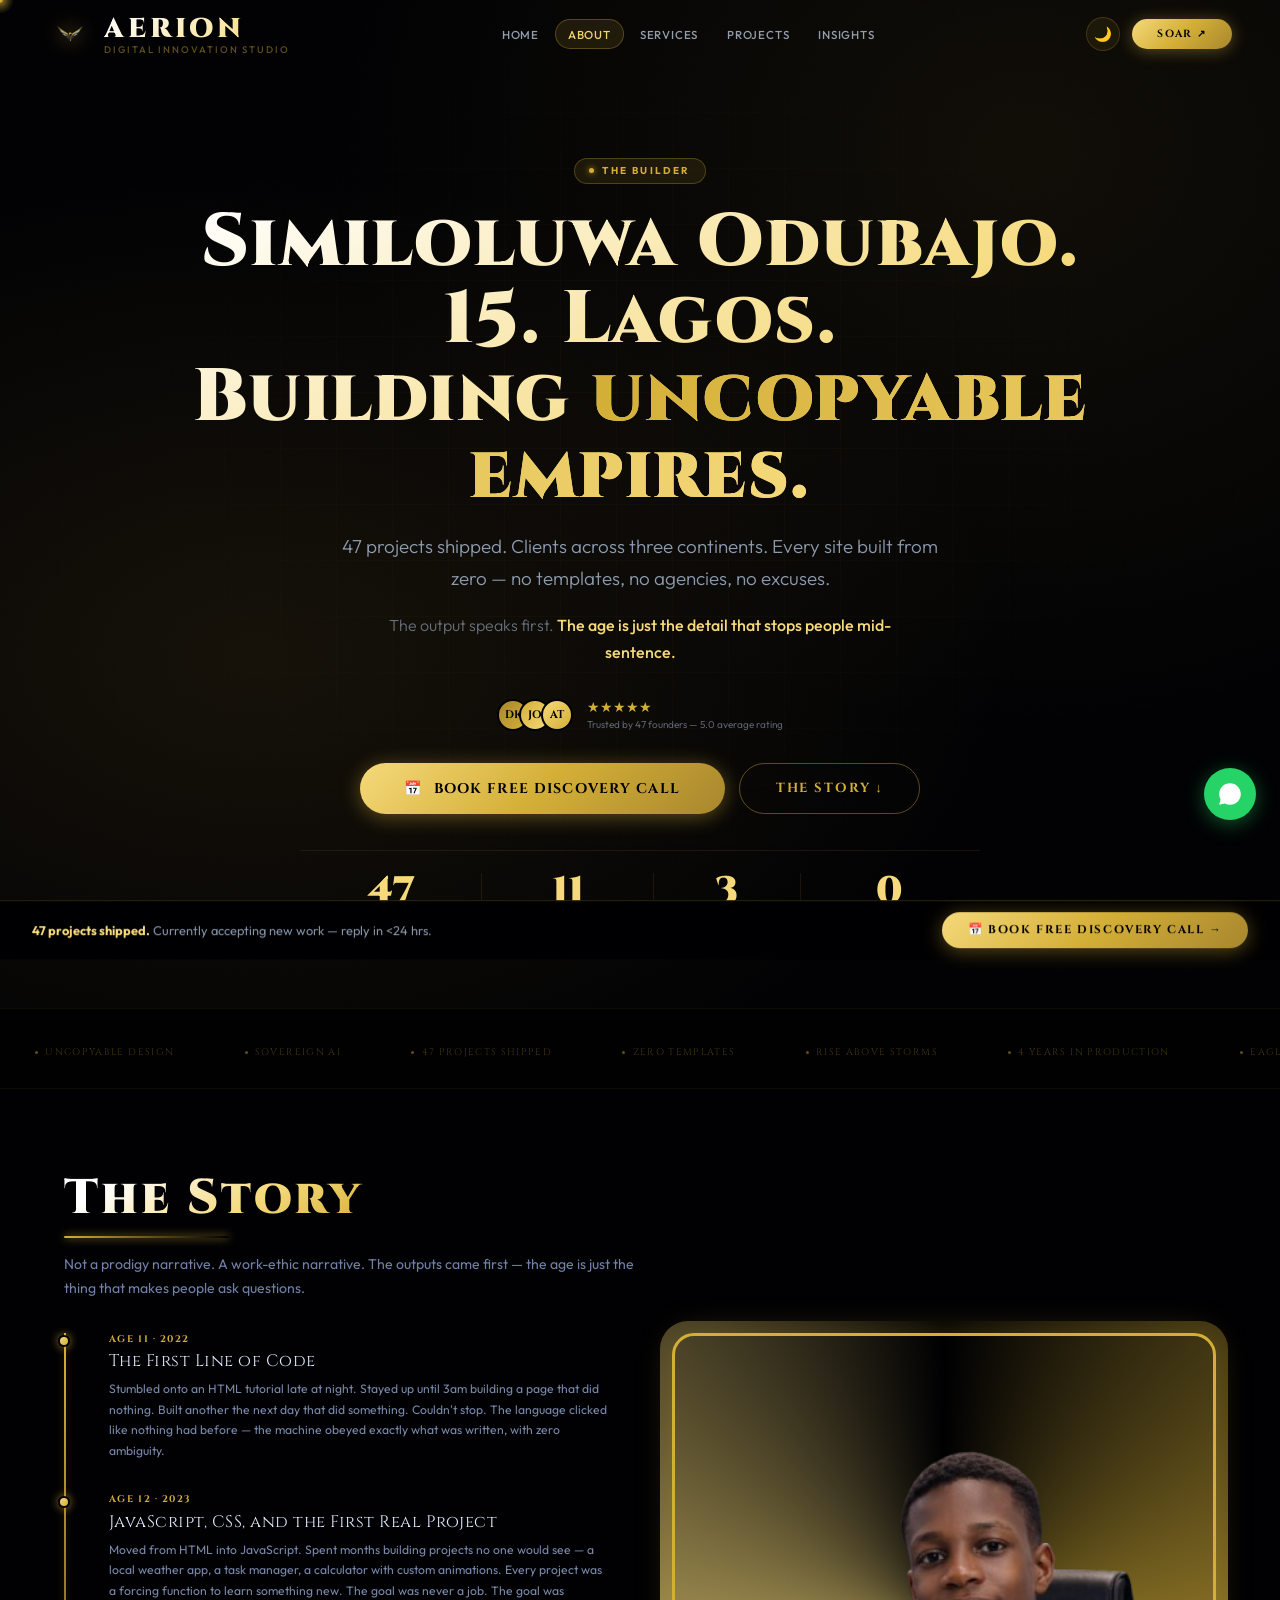
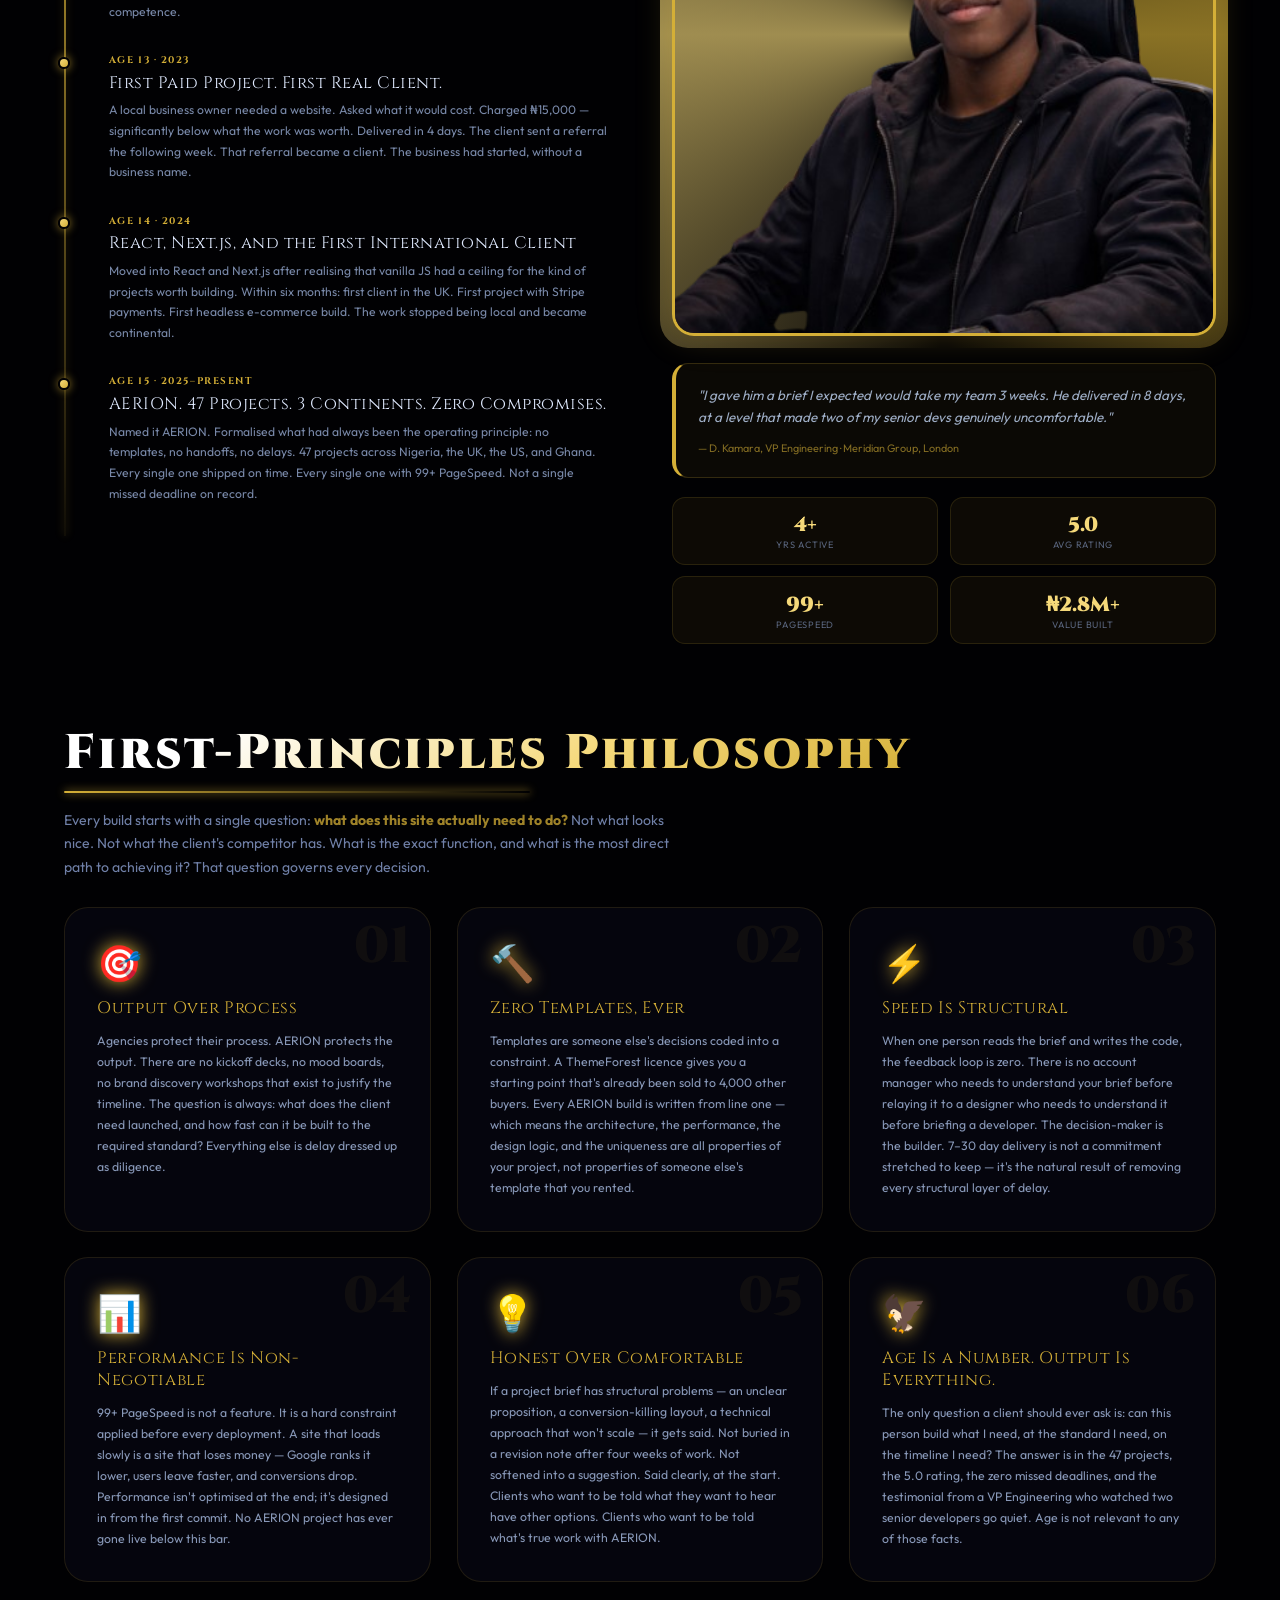
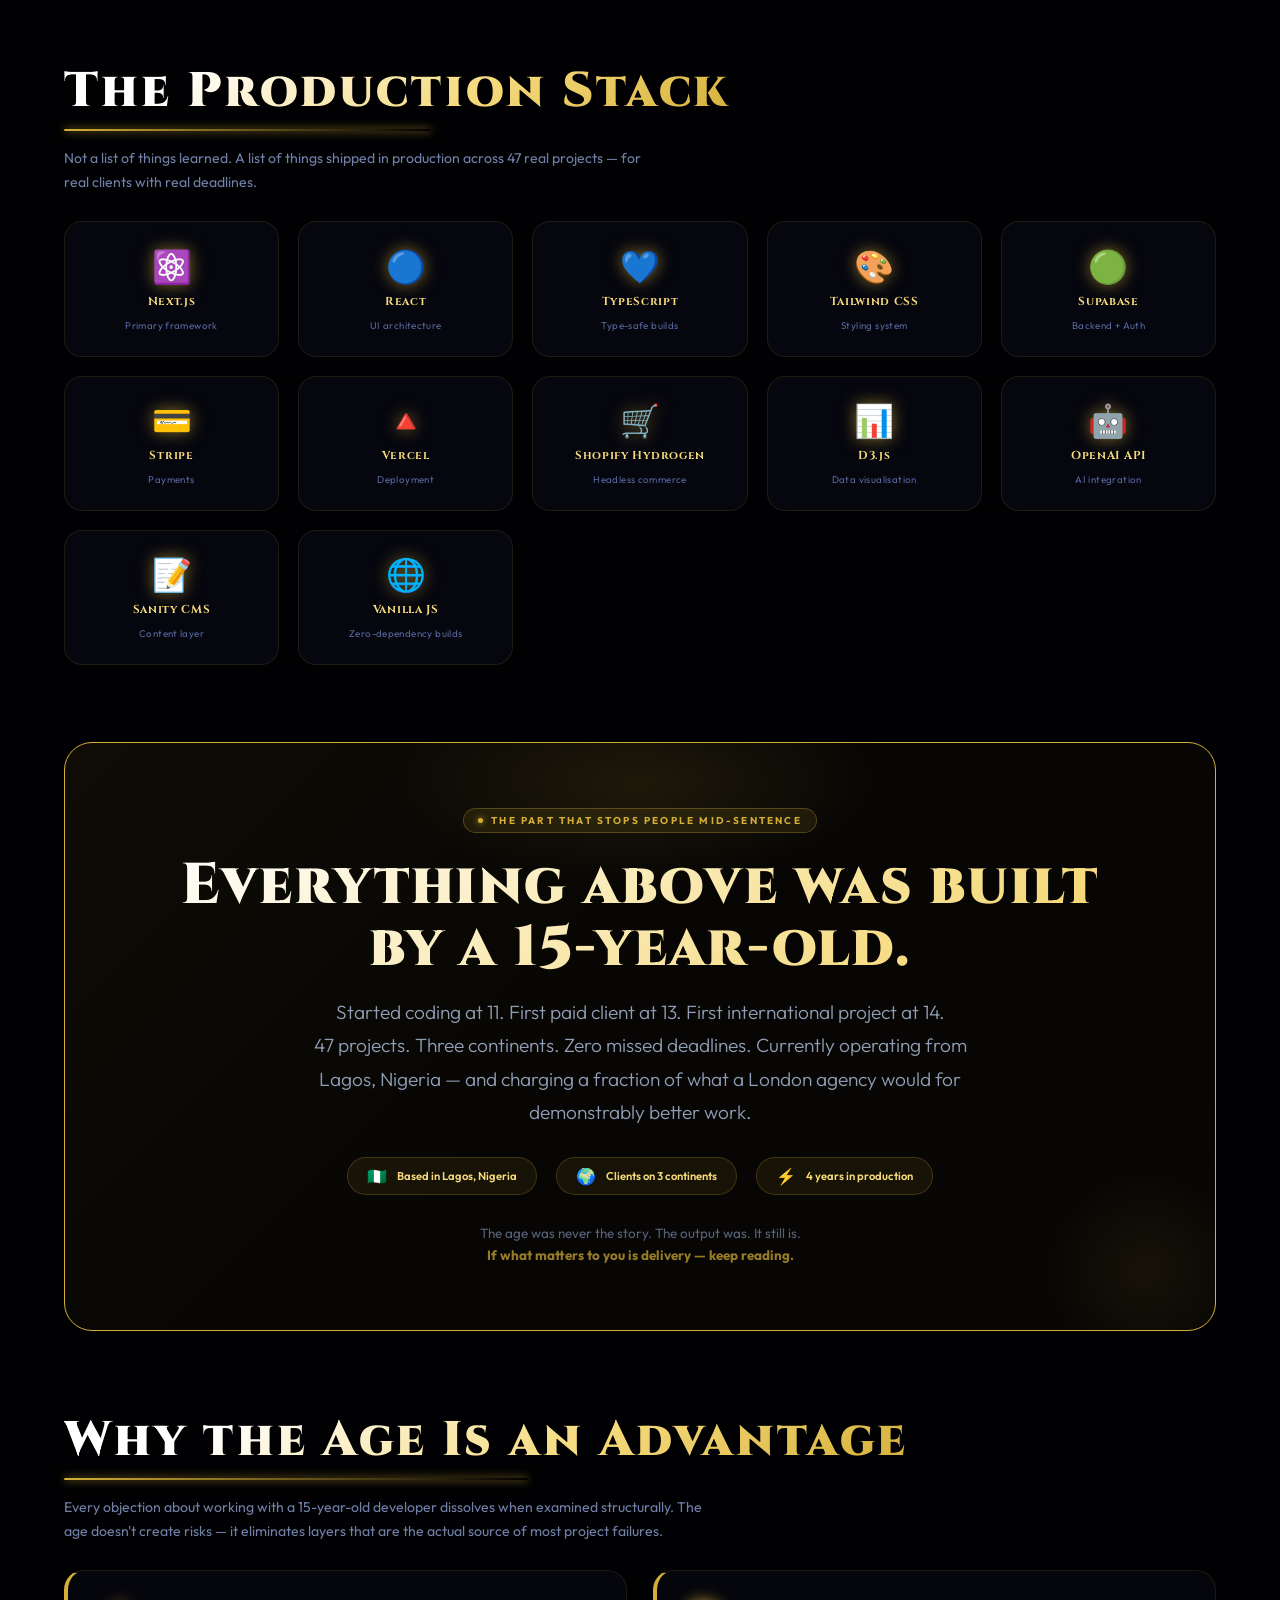
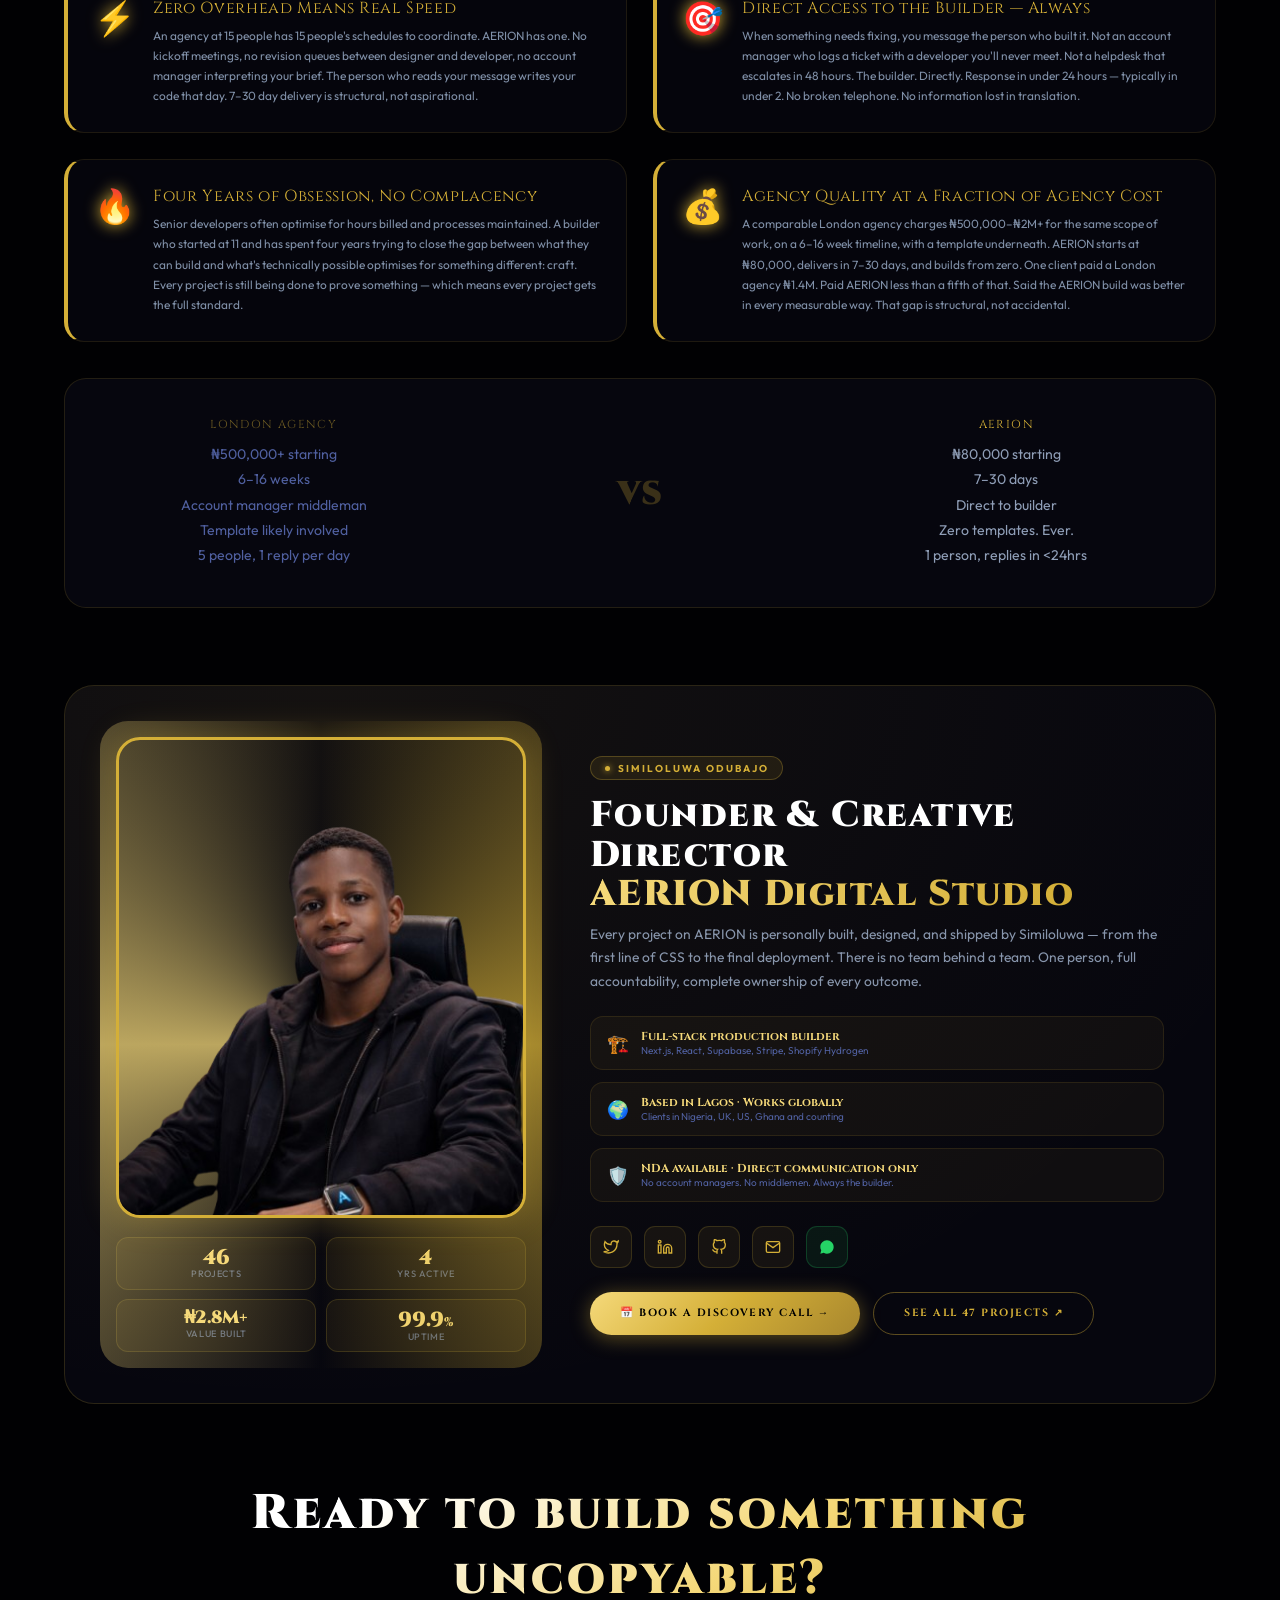
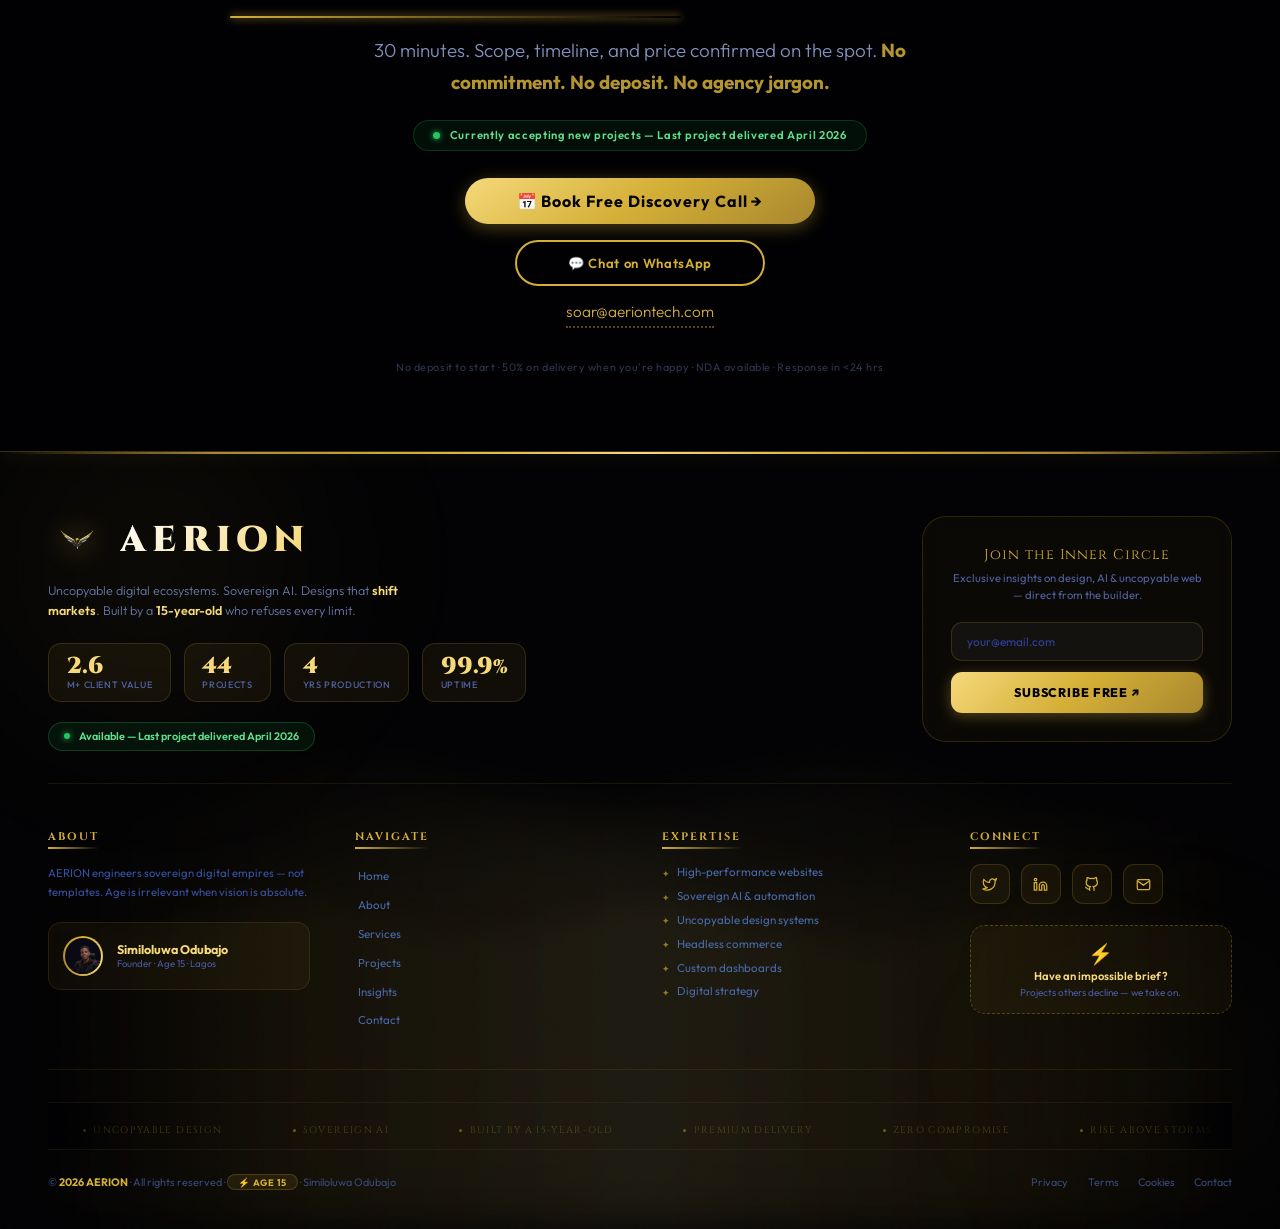
<file: about.html>
<!DOCTYPE html>
<html lang="en">
<head>
<meta charset="UTF-8">
<meta name="viewport" content="width=device-width,initial-scale=1.0">
<title>About — AERION · Similoluwa Odubajo, Lagos</title>
<meta name="description" content="Similoluwa Odubajo. 15. Lagos. 47 projects shipped. The builder behind AERION — uncopyable websites, zero compromise, 7–30 day delivery.">
<meta name="keywords" content="Similoluwa Odubajo, AERION founder, teen developer Lagos, web developer Nigeria, youngest web developer Africa">
<meta property="og:title" content="About Similoluwa Odubajo — AERION">
<meta property="og:description" content="47 projects. 4 years. 3 continents. Built by a 15-year-old who refuses every limit.">
<meta property="og:type" content="website">
<meta property="og:image" content="assets/sleek-golden-eagle-emblem.png">
<link rel="icon" href="assets/sleek-golden-eagle-emblem.png">

<link rel="preconnect" href="https://fonts.googleapis.com">
<link rel="preconnect" href="https://fonts.gstatic.com" crossorigin>
<link rel="preload" as="style" href="https://fonts.googleapis.com/css2?family=Cinzel:wght@700;900&family=Outfit:wght@300;400;500;700;900&display=swap" onload="this.onload=null;this.rel='stylesheet'">
<noscript><link rel="stylesheet" href="https://fonts.googleapis.com/css2?family=Cinzel:wght@700;900&family=Outfit:wght@300;400;500;700;900&display=swap"></noscript>

<style>
/* ═══════════════════════════════════════════════════════════
   AERION 2100 — ABOUT PAGE
   ═══════════════════════════════════════════════════════════ */
:root{
  --g:#D4AF37;--gl:#f5d97a;--gd:#a8872e;--gu:#fff5c0;
  --bg:#010103;--bg2:#050508;
  --glass:rgba(255,255,255,.04);--gb:rgba(212,175,55,.18);
  --sp:cubic-bezier(.34,1.56,.64,1);
  --eo:cubic-bezier(.2,.9,.4,1);
  --ec:cubic-bezier(.76,0,.24,1);
  --nh:68px;
}
*{margin:0;padding:0;box-sizing:border-box;}
html{overflow-x:hidden;scroll-behavior:smooth;}
body{background:var(--bg);color:#ecf0f8;font-family:'Outfit',sans-serif;-webkit-font-smoothing:antialiased;overflow-x:hidden;}
::selection{background:var(--g);color:#010103;}
::-webkit-scrollbar{width:4px;}
::-webkit-scrollbar-track{background:var(--bg);}
::-webkit-scrollbar-thumb{background:linear-gradient(var(--g),var(--gd));border-radius:4px;}
.ss-slide,.sa,.reveal-item{will-change:opacity,transform;}

/* ── SCROLL PROGRESS ── */
#spb{position:fixed;top:0;left:0;height:2px;width:0;background:linear-gradient(90deg,var(--gd),var(--g),var(--gl));z-index:99999;box-shadow:0 0 8px var(--g);pointer-events:none;}

/* ── CURSOR ── */
.co{position:fixed;width:28px;height:28px;border-radius:50%;background:radial-gradient(circle,rgba(212,175,55,.6),transparent 70%);pointer-events:none;z-index:9998;transform:translate(-50%,-50%);mix-blend-mode:screen;transition:width .15s,height .15s;}
.co.lg{width:64px;height:64px;background:radial-gradient(circle,rgba(212,175,55,.4),transparent 70%);}
.cd{position:fixed;width:5px;height:5px;border-radius:50%;background:var(--g);pointer-events:none;z-index:9999;transform:translate(-50%,-50%);box-shadow:0 0 6px var(--g);}
@media(max-width:768px){.co,.cd{display:none;}}
@media(min-width:769px){body{cursor:none;}}

/* ══ NAVBAR ══ */
.nb{position:fixed;top:0;left:0;right:0;height:var(--nh);z-index:1000;display:flex;align-items:center;justify-content:space-between;padding:0 clamp(1rem,4vw,3rem);transition:background .5s,border-color .5s,box-shadow .5s;}
.nb.on{background:rgba(1,1,3,.93);backdrop-filter:blur(24px);border-bottom:1px solid rgba(212,175,55,.2);box-shadow:0 4px 40px rgba(0,0,0,.7);}
.nb-scan{position:absolute;bottom:0;left:0;right:0;height:1px;background:linear-gradient(90deg,transparent,var(--g),var(--gl),var(--g),transparent);transform:scaleX(0);transform-origin:left;transition:transform .8s var(--eo);box-shadow:0 0 10px var(--g);}
.nb.on .nb-scan{transform:scaleX(1);}
.nb-logo{display:flex;align-items:center;gap:.75rem;text-decoration:none;flex-shrink:0;}
.nb-logo img{width:44px;height:44px;object-fit:contain;filter:drop-shadow(0 0 10px rgba(212,175,55,.8));animation:lf 4s ease-in-out infinite;}
@keyframes lf{0%,100%{transform:translateY(0);}50%{transform:translateY(-4px);filter:drop-shadow(0 0 20px rgba(212,175,55,1));}}
.nb-logo:hover img{animation:none;transform:scale(1.08) rotate(-4deg);}
.nb-txt{display:flex;flex-direction:column;line-height:1.1;}
.nb-name{font-family:'Cinzel',serif;font-size:clamp(1.2rem,2.5vw,1.7rem);font-weight:900;letter-spacing:.14em;background:linear-gradient(135deg,#fff,var(--gl),var(--g));-webkit-background-clip:text;background-clip:text;-webkit-text-fill-color:transparent;background-size:200% auto;animation:sh 5s linear infinite;}
@keyframes sh{0%{background-position:0%}100%{background-position:200%}}
.nb-sub{font-size:clamp(.48rem,.75vw,.6rem);letter-spacing:.2em;text-transform:uppercase;color:rgba(212,175,55,.45);font-weight:500;}
.nb-links{display:flex;align-items:center;gap:.2rem;}
.nb-link{color:rgba(180,195,215,.8);text-decoration:none;font-size:clamp(.72rem,.85vw,.87rem);font-weight:500;letter-spacing:.07em;text-transform:uppercase;padding:.48rem clamp(.5rem,1vw,.95rem);border-radius:40px;position:relative;transition:color .3s;white-space:nowrap;}
.nb-link::before{content:'';position:absolute;inset:0;border-radius:40px;background:rgba(212,175,55,.08);border:1px solid transparent;opacity:0;transform:scale(.85);transition:opacity .3s var(--sp),transform .3s var(--sp);}
.nb-link:hover{color:#fff;}.nb-link:hover::before{opacity:1;transform:scale(1);border-color:rgba(212,175,55,.2);}
.nb-link.act{color:var(--gl);}.nb-link.act::before{opacity:1;transform:scale(1);background:rgba(212,175,55,.12);border-color:rgba(212,175,55,.32);}
.nb-r{display:flex;align-items:center;gap:.7rem;flex-shrink:0;}
.nb-cta{position:relative;display:inline-flex;align-items:center;gap:.4rem;padding:clamp(.5rem,.9vh,.7rem) clamp(1rem,2vw,1.7rem);font-family:'Cinzel',serif;font-size:clamp(.65rem,.8vw,.8rem);font-weight:700;letter-spacing:.13em;text-transform:uppercase;color:#020200;text-decoration:none;border:none;border-radius:100px;cursor:pointer;overflow:hidden;isolation:isolate;flex-shrink:0;white-space:nowrap;background:linear-gradient(135deg,var(--gl),var(--g),var(--gd));box-shadow:0 2px 16px rgba(212,175,55,.4);transition:transform .4s var(--sp),box-shadow .4s;animation:cg 3s ease-in-out infinite;}
@keyframes cg{0%,100%{box-shadow:0 2px 16px rgba(212,175,55,.35);}50%{box-shadow:0 2px 30px rgba(212,175,55,.7),0 0 12px rgba(245,217,122,.3);}}
.nb-cta:hover{transform:translateY(-2px) scale(1.06);box-shadow:0 6px 28px rgba(212,175,55,.65);animation:none;}
.nb-thm{width:34px;height:34px;background:rgba(212,175,55,.08);border:1px solid rgba(212,175,55,.2);border-radius:50%;display:flex;align-items:center;justify-content:center;cursor:pointer;font-size:.9rem;color:var(--g);transition:all .35s var(--sp);flex-shrink:0;}
.nb-thm:hover{background:rgba(212,175,55,.2);transform:rotate(20deg) scale(1.1);}
.nb-ham{display:none;flex-direction:column;gap:5px;width:38px;height:38px;background:rgba(212,175,55,.07);border:1px solid rgba(212,175,55,.2);border-radius:11px;cursor:pointer;align-items:center;justify-content:center;flex-shrink:0;transition:all .3s var(--sp);}
.nb-ham:hover{background:rgba(212,175,55,.18);border-color:var(--g);}
.hl{display:block;height:2px;background:var(--g);border-radius:2px;transition:transform .35s cubic-bezier(.68,-.55,.265,1.55),opacity .3s,width .3s;}
.hl1{width:20px;}.hl2{width:14px;}.hl3{width:17px;}
.nb-ham.op .hl1{transform:translateY(7px) rotate(45deg);width:20px;}
.nb-ham.op .hl2{opacity:0;transform:scaleX(0);}
.nb-ham.op .hl3{transform:translateY(-7px) rotate(-45deg);width:20px;}
@media(max-width:900px){.nb-ham{display:flex;}.nb-links{display:none;}}

/* MOBILE DRAWER */
.mob-ov{position:fixed;inset:0;background:rgba(0,0,0,.75);backdrop-filter:blur(5px);z-index:1998;opacity:0;visibility:hidden;transition:.35s;}
.mob-ov.op{opacity:1;visibility:visible;}
.mob-dr{position:fixed;top:0;right:-110%;bottom:0;width:min(320px,85vw);z-index:1999;display:flex;flex-direction:column;transition:right .45s var(--sp);}
.mob-dr.op{right:0;}
.mob-bg{position:absolute;inset:0;background:rgba(2,2,5,.97);backdrop-filter:blur(28px);border-left:1px solid rgba(212,175,55,.18);}
.mob-bg::before{content:'';position:absolute;top:-80px;right:-60px;width:260px;height:260px;border-radius:50%;background:radial-gradient(circle,rgba(212,175,55,.07),transparent 70%);animation:ob 7s ease-in-out infinite;}
@keyframes ob{0%,100%{transform:scale(1);}50%{transform:scale(1.25);}}
.mob-in{position:relative;z-index:2;display:flex;flex-direction:column;height:100%;padding:0 1.8rem 1.8rem;}
.mob-hd{display:flex;align-items:center;justify-content:space-between;padding:1.4rem 0 1.6rem;border-bottom:1px solid rgba(212,175,55,.1);}
.mob-logo{display:flex;align-items:center;gap:.6rem;}
.mob-logo img{width:32px;filter:drop-shadow(0 0 8px var(--g));}
.mob-ln{font-family:'Cinzel',serif;font-size:1.1rem;font-weight:900;letter-spacing:.12em;background:linear-gradient(135deg,#fff,var(--gl));-webkit-background-clip:text;background-clip:text;-webkit-text-fill-color:transparent;}
.mob-cl{width:34px;height:34px;border-radius:10px;background:rgba(212,175,55,.08);border:1px solid rgba(212,175,55,.18);display:flex;align-items:center;justify-content:center;color:var(--g);font-size:1.1rem;cursor:pointer;transition:all .3s var(--sp);}
.mob-cl:hover{background:rgba(212,175,55,.2);transform:rotate(90deg);}
.mob-ls{flex:1;display:flex;flex-direction:column;gap:.15rem;margin-top:1.3rem;}
.mob-lk{display:flex;align-items:center;justify-content:space-between;padding:.9rem 1rem;border-radius:14px;text-decoration:none;color:rgba(180,195,215,.8);font-size:1.05rem;font-weight:500;border:1px solid transparent;transition:all .3s var(--sp);opacity:0;transform:translateX(28px);}
.mob-lk.an{opacity:1;transform:translateX(0);}
.mob-lk:hover{color:var(--gl);border-color:rgba(212,175,55,.2);background:rgba(212,175,55,.06);transform:translateX(5px);}
.mob-lk.act{color:var(--g);border-color:rgba(212,175,55,.28);background:rgba(212,175,55,.07);}
.mob-bot{padding-top:1.3rem;border-top:1px solid rgba(212,175,55,.1);display:flex;flex-direction:column;gap:.9rem;}
.mob-cta{position:relative;overflow:hidden;display:flex;align-items:center;justify-content:center;gap:.5rem;padding:.95rem;font-family:'Cinzel',serif;font-size:.8rem;font-weight:700;letter-spacing:.12em;text-transform:uppercase;color:#020200;text-decoration:none;border:none;border-radius:14px;cursor:pointer;background:linear-gradient(135deg,var(--gl),var(--g),var(--gd));box-shadow:0 4px 20px rgba(212,175,55,.38);transition:all .4s var(--sp);opacity:0;transform:translateY(18px);}
.mob-cta.an{opacity:1;transform:translateY(0);}
.mob-cta:hover{transform:translateY(-2px);box-shadow:0 8px 28px rgba(212,175,55,.55);}

/* SHARED SLIDE UTILITIES */
.sl-gn{position:absolute;inset:0;pointer-events:none;opacity:.35;background-image:url("data:image/svg+xml,%3Csvg viewBox='0 0 200 200' xmlns='http://www.w3.org/2000/svg'%3E%3Cfilter id='n'%3E%3CfeTurbulence type='fractalNoise' baseFrequency='.9' numOctaves='4' stitchTiles='stitch'/%3E%3C/filter%3E%3Crect width='100%25' height='100%25' filter='url(%23n)' opacity='.06'/%3E%3C/svg%3E");background-size:128px;}
.sl-lbl{display:inline-flex;align-items:center;gap:.5rem;font-size:clamp(.6rem,.78vw,.72rem);font-weight:700;letter-spacing:.22em;text-transform:uppercase;color:var(--g);background:rgba(212,175,55,.1);border:1px solid rgba(212,175,55,.28);border-radius:40px;padding:.33rem .9rem;margin-bottom:clamp(.6rem,1.5vh,1rem);}
.sl-lbl-dot{width:5px;height:5px;border-radius:50%;background:var(--g);box-shadow:0 0 6px var(--g);animation:dp 1.8s ease-in-out infinite;}
@keyframes dp{0%,100%{transform:scale(1);}50%{transform:scale(1.7);box-shadow:0 0 10px var(--g);}}
@keyframes saAvail{from{opacity:0;transform:translateY(20px);filter:blur(4px);}to{opacity:1;transform:translateY(0);filter:blur(0);}}
.sl-h{font-family:'Cinzel',serif;font-size:clamp(1.8rem,5.5vw,5rem);font-weight:900;line-height:1.04;letter-spacing:.02em;background:linear-gradient(150deg,#fff 0%,var(--gl) 42%,var(--g) 78%,var(--gd) 100%);-webkit-background-clip:text;background-clip:text;-webkit-text-fill-color:transparent;background-size:200% auto;animation:sh 6s linear infinite;margin-bottom:clamp(.6rem,1.5vh,1.2rem);}
.sl-accent{-webkit-text-fill-color:transparent;background:linear-gradient(90deg,var(--g),var(--gl));-webkit-background-clip:text;background-clip:text;}
.sl-p{font-size:clamp(.8rem,1.35vw,1.1rem);font-weight:300;color:rgba(190,205,230,.84);line-height:1.74;max-width:560px;margin-bottom:clamp(1rem,2.5vh,2rem);}
.sl-btn{position:relative;display:inline-flex;align-items:center;gap:.45rem;padding:clamp(.62rem,1.2vh,.85rem) clamp(1.2rem,2.2vw,2rem);font-family:'Cinzel',serif;font-size:clamp(.62rem,.78vw,.77rem);font-weight:700;letter-spacing:.14em;text-transform:uppercase;color:#020200;text-decoration:none;border:none;border-radius:100px;cursor:pointer;overflow:hidden;background:linear-gradient(135deg,var(--gl),var(--g),var(--gd));box-shadow:0 3px 20px rgba(212,175,55,.42);transition:all .4s var(--sp);}
.sl-btn::before{content:'';position:absolute;top:0;left:-80%;width:50%;height:100%;background:linear-gradient(90deg,transparent,rgba(255,255,255,.5),transparent);transform:skewX(-15deg);transition:left .55s;}
.sl-btn:hover{transform:translateY(-3px) scale(1.05);box-shadow:0 9px 32px rgba(212,175,55,.6);}.sl-btn:hover::before{left:130%;}
.sl-btn-g{display:inline-flex;align-items:center;gap:.45rem;padding:clamp(.62rem,1.2vh,.85rem) clamp(1.2rem,2.2vw,2rem);font-family:'Cinzel',serif;font-size:clamp(.62rem,.78vw,.77rem);font-weight:700;letter-spacing:.14em;text-transform:uppercase;color:var(--g);text-decoration:none;border:1.5px solid rgba(212,175,55,.42);border-radius:100px;cursor:pointer;overflow:hidden;background:transparent;transition:all .4s var(--sp);position:relative;}
.sl-btn-g::before{content:'';position:absolute;inset:0;background:linear-gradient(135deg,var(--gl),var(--g));opacity:0;transition:opacity .35s;z-index:-1;}
.sl-btn-g:hover{color:#020200;border-color:transparent;transform:translateY(-3px);}.sl-btn-g:hover::before{opacity:1;}
.sl-btns{display:flex;flex-wrap:wrap;gap:.8rem;align-items:center;}
.sl-card{background:rgba(255,255,255,.04);border:1px solid rgba(212,175,55,.14);border-radius:clamp(12px,1.8vw,20px);padding:clamp(1rem,2vw,1.8rem);transition:all .4s var(--sp);position:relative;overflow:hidden;}
.sl-card::before{content:'';position:absolute;inset:0;background:linear-gradient(145deg,rgba(212,175,55,.08),transparent);opacity:0;transition:opacity .3s;}
.sl-card:hover{border-color:var(--g);transform:translateY(-5px);box-shadow:0 14px 42px rgba(212,175,55,.16);}.sl-card:hover::before{opacity:1;}

/* SECTIONS */
.sec{max-width:1380px;margin:0 auto;padding:clamp(3.5rem,6vw,6rem) clamp(1.2rem,5vw,4rem);}
.sec+.sec{padding-top:0;}

/* REVEAL */
.rv{opacity:0;transform:translateY(36px);filter:blur(3px);transition:opacity .85s var(--eo),transform .85s var(--eo),filter .7s ease;}
.rv.vs{opacity:1;transform:translateY(0);filter:blur(0);}
.rv-l{opacity:0;transform:translateX(-36px);filter:blur(3px);transition:opacity .85s var(--eo),transform .85s var(--eo),filter .7s ease;}
.rv-l.vs{opacity:1;transform:translateX(0);filter:blur(0);}
.rv-r{opacity:0;transform:translateX(36px);filter:blur(3px);transition:opacity .85s var(--eo),transform .85s var(--eo),filter .7s ease;}
.rv-r.vs{opacity:1;transform:translateX(0);filter:blur(0);}
.sg>*{opacity:0;transform:translateY(28px);filter:blur(3px);transition:opacity .72s var(--eo),transform .72s var(--eo),filter .6s ease;}
.sg.vs>*{opacity:1;transform:translateY(0);filter:blur(0);}
.sg.vs>*:nth-child(1){transition-delay:0s;}.sg.vs>*:nth-child(2){transition-delay:.08s;}.sg.vs>*:nth-child(3){transition-delay:.16s;}.sg.vs>*:nth-child(4){transition-delay:.24s;}.sg.vs>*:nth-child(5){transition-delay:.32s;}.sg.vs>*:nth-child(6){transition-delay:.4s;}

/* SEC HEADING */
.sh{font-family:'Cinzel',serif;font-size:clamp(1.7rem,3.8vw,3.2rem);font-weight:900;background:linear-gradient(145deg,#fff 18%,var(--gl) 62%,var(--g) 100%);-webkit-background-clip:text;background-clip:text;-webkit-text-fill-color:transparent;letter-spacing:.06em;margin-bottom:clamp(1.2rem,2.5vh,2rem);position:relative;display:inline-block;}
.sh::after{content:'';position:absolute;bottom:-7px;left:0;width:0;height:2px;background:linear-gradient(90deg,var(--g),transparent);border-radius:2px;transition:width .9s var(--eo);box-shadow:0 0 8px var(--g);}
.sh.vs::after{width:55%;}

/* MARQUEE */
.mq{overflow:hidden;white-space:nowrap;padding:1.8rem 0;background:rgba(0,0,0,.22);border-top:1px solid rgba(212,175,55,.07);border-bottom:1px solid rgba(212,175,55,.07);}
.mq-in{display:inline-block;animation:mq 24s linear infinite;}
@keyframes mq{0%{transform:translateX(0);}100%{transform:translateX(-50%);}}
.mq-it{display:inline-flex;align-items:center;gap:.45rem;margin:0 2.2rem;font-family:'Cinzel',serif;font-size:clamp(.58rem,.75vw,.68rem);letter-spacing:.14em;text-transform:uppercase;color:rgba(212,175,55,.3);}
.mq-d{width:3px;height:3px;background:var(--g);border-radius:50%;opacity:.45;}

/* STICKY CTA */
#stickyCta{position:fixed;bottom:0;left:0;right:0;z-index:998;padding:.7rem clamp(1rem,3vw,2rem);background:rgba(1,1,3,.97);backdrop-filter:blur(20px);border-top:1px solid rgba(212,175,55,.2);display:flex;align-items:center;justify-content:space-between;gap:1rem;flex-wrap:wrap;transform:translateY(100%);transition:transform .5s var(--sp);}

/* STORY SECTION */
.story-grid{display:grid;grid-template-columns:1fr 1fr;gap:clamp(2.5rem,5vw,5rem);align-items:start;}
@media(max-width:768px){.story-grid{grid-template-columns:1fr;}}
.story-timeline{position:relative;padding-left:2rem;}
.story-timeline::before{content:'';position:absolute;left:0;top:0;bottom:0;width:2px;background:linear-gradient(to bottom,var(--g),rgba(212,175,55,.08));box-shadow:0 0 8px rgba(212,175,55,.3);}
.tl-item{position:relative;margin-bottom:clamp(1.8rem,3.5vh,2.8rem);padding-left:.8rem;}
.tl-dot{position:absolute;left:-2.4rem;top:.18rem;width:12px;height:12px;border-radius:50%;background:linear-gradient(135deg,var(--gl),var(--g));border:2px solid var(--bg);box-shadow:0 0 10px rgba(212,175,55,.7);flex-shrink:0;}
.tl-year{font-family:'Cinzel',serif;font-size:clamp(.6rem,.76vw,.7rem);color:var(--g);letter-spacing:.16em;text-transform:uppercase;font-weight:700;margin-bottom:.3rem;display:block;}
.tl-title{font-family:'Cinzel',serif;font-size:clamp(.92rem,1.3vw,1.12rem);color:#e0eaff;margin-bottom:.42rem;letter-spacing:.03em;}
.tl-body{font-size:clamp(.76rem,.94vw,.88rem);color:#7888a8;line-height:1.7;}

/* PHILOSOPHY */
.phil-grid{display:grid;grid-template-columns:repeat(auto-fit,minmax(clamp(220px,28vw,310px),1fr));gap:clamp(1.2rem,2vw,2rem);margin-top:clamp(1.5rem,3vh,2.5rem);}
.phil-card{position:relative;padding:clamp(1.5rem,2.5vw,2.2rem);background:rgba(8,8,18,.72);backdrop-filter:blur(12px);border-radius:clamp(14px,2vw,24px);border:1px solid rgba(212,175,55,.13);transition:all .5s var(--sp);overflow:hidden;}
.phil-card::before{content:'';position:absolute;top:0;left:0;right:0;height:2px;background:linear-gradient(90deg,var(--gd),var(--g),var(--gl));transform:scaleX(0);transform-origin:left;transition:transform .55s var(--sp);}
.phil-card:hover{border-color:var(--g);transform:translateY(-6px);box-shadow:0 18px 50px rgba(0,0,0,.4),0 0 24px rgba(212,175,55,.11);}.phil-card:hover::before{transform:scaleX(1);}
.phil-num{font-family:'Cinzel',serif;font-size:clamp(2.2rem,4vw,3.8rem);font-weight:900;color:rgba(212,175,55,.06);line-height:1;position:absolute;top:.8rem;right:1.2rem;}
.phil-icon{font-size:clamp(1.8rem,2.8vw,2.4rem);margin-bottom:.75rem;display:block;filter:drop-shadow(0 0 9px var(--g));animation:rf 5s ease-in-out infinite;}
.phil-title{font-family:'Cinzel',serif;color:var(--g);font-size:clamp(.92rem,1.3vw,1.18rem);display:block;margin-bottom:.65rem;letter-spacing:.04em;}
.phil-body{color:#8898b8;font-size:clamp(.76rem,.96vw,.9rem);line-height:1.72;}

/* STACK CARDS */
.stack-grid{display:grid;grid-template-columns:repeat(auto-fill,minmax(clamp(140px,16vw,190px),1fr));gap:clamp(.9rem,1.5vw,1.4rem);margin-top:clamp(1.5rem,3vh,2.5rem);}
.stack-card{background:rgba(8,8,18,.78);backdrop-filter:blur(10px);border:1px solid rgba(212,175,55,.12);border-radius:clamp(12px,1.6vw,18px);padding:clamp(1rem,1.8vw,1.5rem);text-align:center;transition:all .4s var(--sp);position:relative;overflow:hidden;}
.stack-card::after{content:'';position:absolute;inset:0;background:radial-gradient(ellipse at 50% 0%,rgba(212,175,55,.08),transparent 70%);opacity:0;transition:opacity .35s;}
.stack-card:hover{border-color:var(--g);transform:translateY(-5px);box-shadow:0 12px 36px rgba(212,175,55,.14);}.stack-card:hover::after{opacity:1;}
.stack-icon{font-size:clamp(1.5rem,2.5vw,2rem);margin-bottom:.5rem;display:block;filter:drop-shadow(0 0 8px rgba(212,175,55,.6));}
.stack-name{font-family:'Cinzel',serif;font-size:clamp(.7rem,.9vw,.82rem);color:var(--gl);font-weight:700;letter-spacing:.06em;display:block;margin-bottom:.25rem;}
.stack-desc{font-size:clamp(.6rem,.76vw,.7rem);color:#5868a0;letter-spacing:.04em;}

/* STRENGTHS */
.str-card{display:flex;align-items:flex-start;gap:1.1rem;padding:clamp(1.2rem,2vw,1.8rem);background:rgba(8,8,18,.7);backdrop-filter:blur(10px);border:1px solid rgba(212,175,55,.12);border-left:4px solid var(--g);border-radius:clamp(12px,1.8vw,20px);transition:all .5s var(--sp);position:relative;overflow:hidden;}
.str-card::after{content:'';position:absolute;inset:0;background:radial-gradient(ellipse at 0% 50%,rgba(212,175,55,.06),transparent 60%);opacity:0;transition:opacity .4s;}
.str-card:hover{border-left-width:6px;transform:translateX(4px) translateY(-3px);box-shadow:0 14px 46px rgba(0,0,0,.38),0 0 20px rgba(212,175,55,.1);}.str-card:hover::after{opacity:1;}
.str-icon{font-size:clamp(1.6rem,2.6vw,2.2rem);flex-shrink:0;filter:drop-shadow(0 0 8px var(--g));animation:rf 4.5s ease-in-out infinite;}
.str-title{font-family:'Cinzel',serif;color:var(--g);font-size:clamp(.9rem,1.25vw,1.14rem);margin-bottom:.42rem;letter-spacing:.04em;}
.str-body{color:#8090a8;font-size:clamp(.74rem,.93vw,.88rem);line-height:1.7;}

/* FOUND */
.found-wrap{display:grid;grid-template-columns:1fr 1.4fr;gap:clamp(2.5rem,5vw,5rem);align-items:center;background:rgba(8,8,18,.8);backdrop-filter:blur(16px);border-radius:clamp(16px,2.5vw,30px);padding:clamp(2rem,4vw,4rem);border:1px solid rgba(212,175,55,.18);position:relative;overflow:hidden;}
.found-wrap::before{content:'';position:absolute;top:-50%;left:-20%;width:140%;height:160%;background:radial-gradient(ellipse at 30% 30%,rgba(212,175,55,.07),transparent 65%);animation:os 30s linear infinite;pointer-events:none;}
@keyframes os{100%{transform:rotate(360deg);}}
.found-img-area{position:relative;z-index:5;}
.found-img-ring{position:absolute;top:-16px;left:-16px;right:-16px;bottom:-16px;border-radius:clamp(18px,3vw,28px);background:conic-gradient(from 0deg,transparent,var(--g),transparent,var(--gl),transparent);animation:rr 8s linear infinite;opacity:.75;}
.found-img-wrap{position:relative;z-index:2;border-radius:clamp(14px,2.5vw,24px);overflow:hidden;border:3px solid var(--g);box-shadow:0 0 35px rgba(212,175,55,.3);}
.found-img-wrap img{width:100%;aspect-ratio:.85;object-fit:cover;object-position:top;display:block;transition:transform .6s var(--eo);}
.found-img-wrap:hover img{transform:scale(1.04);}
.found-particles span{position:absolute;width:4px;height:4px;background:var(--g);border-radius:50%;opacity:0;animation:pf 4s ease-in-out infinite;}
.found-particles span:nth-child(1){top:8%;left:18%;animation-delay:0s;}
.found-particles span:nth-child(2){top:75%;left:82%;animation-delay:.7s;}
.found-particles span:nth-child(3){top:42%;left:90%;animation-delay:1.2s;}
.found-particles span:nth-child(4){top:85%;left:22%;animation-delay:1.9s;}
.found-particles span:nth-child(5){top:15%;left:75%;animation-delay:2.4s;}
@keyframes pf{0%,100%{transform:scale(0);opacity:0;}50%{transform:scale(1);opacity:.9;}}
.found-text{position:relative;z-index:5;}
.found-stat{background:rgba(212,175,55,.07);border:1px solid rgba(212,175,55,.18);border-radius:12px;padding:.6rem 1rem;transition:all .35s var(--sp);}
.found-stat:hover{border-color:var(--g);transform:translateY(-3px);}
.found-stat-n{font-family:'Cinzel',serif;font-size:clamp(1rem,1.6vw,1.4rem);font-weight:900;color:var(--gl);line-height:1;}
.found-stat-l{font-size:clamp(.58rem,.72vw,.68rem);color:rgba(130,150,190,.65);letter-spacing:.07em;text-transform:uppercase;font-weight:500;}
.found-soc{width:clamp(36px,4vw,42px);height:clamp(36px,4vw,42px);border-radius:11px;display:flex;align-items:center;justify-content:center;background:rgba(212,175,55,.07);border:1px solid rgba(212,175,55,.18);color:var(--g);text-decoration:none;transition:all .4s var(--sp);position:relative;overflow:hidden;}
.found-soc::before{content:'';position:absolute;inset:0;background:linear-gradient(135deg,var(--gl),var(--g));opacity:0;transition:opacity .3s;}
.found-soc svg{position:relative;z-index:1;width:16px;height:16px;}
.found-soc:hover{transform:translateY(-4px) scale(1.1);border-color:var(--g);color:#020200;}.found-soc:hover::before{opacity:1;}
@media(max-width:768px){.found-wrap{grid-template-columns:1fr;}.found-img-area{max-width:240px;margin:0 auto;}}

/* BTN UTILITIES */
.btn-pr{position:relative;display:inline-flex;align-items:center;justify-content:center;gap:.5rem;padding:clamp(.82rem,1.4vh,1.1rem) clamp(2rem,4vw,3.2rem);font-family:'Outfit',sans-serif;font-size:clamp(.88rem,1.25vw,1.08rem);font-weight:700;letter-spacing:.06em;color:#020200;text-decoration:none;border:none;border-radius:100px;cursor:pointer;overflow:hidden;background:linear-gradient(145deg,var(--gl),var(--g),var(--gd));box-shadow:0 4px 18px rgba(212,175,55,.35);transition:transform .4s var(--sp),box-shadow .4s;animation:br 3s ease-in-out infinite;}
@keyframes br{0%,100%{box-shadow:0 0 0 0 rgba(212,175,55,0),0 4px 18px rgba(212,175,55,.35);}50%{box-shadow:0 0 0 5px rgba(212,175,55,.1),0 4px 26px rgba(212,175,55,.52);}}
.btn-pr::before{content:'';position:absolute;top:0;left:-75%;width:50%;height:100%;background:linear-gradient(90deg,transparent,rgba(255,255,255,.5),transparent);transform:skewX(-20deg);transition:left .7s;}
.btn-pr:hover::before{left:140%;}.btn-pr:hover{transform:translateY(-3px) scale(1.04);box-shadow:0 10px 34px rgba(212,175,55,.55);animation:none;}
.btn-gh{position:relative;display:inline-flex;align-items:center;justify-content:center;gap:.5rem;padding:clamp(.82rem,1.4vh,1.1rem) clamp(2rem,4vw,3.2rem);font-family:'Outfit',sans-serif;font-size:clamp(.88rem,1.25vw,1.08rem);font-weight:600;letter-spacing:.05em;color:var(--g);text-decoration:none;background:transparent;border:2px solid var(--g);border-radius:100px;cursor:pointer;overflow:hidden;transition:all .4s var(--sp);}
.btn-gh::before{content:'';position:absolute;inset:0;background:linear-gradient(145deg,var(--gl),var(--g),var(--gd));opacity:0;transition:opacity .4s;z-index:-1;}
.btn-gh:hover{color:#020200;border-color:transparent;transform:translateY(-3px) scale(1.03);box-shadow:0 8px 28px rgba(212,175,55,.42);}.btn-gh:hover::before{opacity:1;}

/* FOOTER */
.ft{position:relative;overflow:hidden;background:#010103;border-top:1px solid rgba(212,175,55,.28);}
#ftcv{position:absolute;inset:0;width:100%;height:100%;pointer-events:none;z-index:0;opacity:.8;}
.ft-gn{position:absolute;inset:0;z-index:1;pointer-events:none;background-image:url("data:image/svg+xml,%3Csvg viewBox='0 0 200 200' xmlns='http://www.w3.org/2000/svg'%3E%3Cfilter id='n'%3E%3CfeTurbulence type='fractalNoise' baseFrequency='.9' numOctaves='4' stitchTiles='stitch'/%3E%3C/filter%3E%3Crect width='100%25' height='100%25' filter='url(%23n)' opacity='.04'/%3E%3C/svg%3E");background-size:128px;opacity:.5;}
.ft-gl{position:absolute;top:0;left:0;right:0;height:2px;background:linear-gradient(90deg,transparent,var(--gd),var(--g),var(--gl),var(--g),var(--gd),transparent);box-shadow:0 0 18px rgba(212,175,55,.38);animation:gp 3s ease-in-out infinite;}
@keyframes gp{0%,100%{opacity:.65;}50%{opacity:1;}}
.ft-orb{position:absolute;border-radius:50%;pointer-events:none;filter:blur(75px);}
.ft-o1{width:min(480px,55vw);height:min(480px,55vw);background:radial-gradient(circle,rgba(212,175,55,.07),transparent 70%);top:-130px;left:-90px;animation:od1 18s ease-in-out infinite;}
.ft-o2{width:min(380px,45vw);height:min(380px,45vw);background:radial-gradient(circle,rgba(212,175,55,.05),transparent 70%);bottom:-40px;right:-70px;animation:od2 22s ease-in-out infinite;}
@keyframes od1{0%,100%{transform:translate(0,0);}50%{transform:translate(30px,-22px);}}
@keyframes od2{0%,100%{transform:translate(0,0);}50%{transform:translate(-38px,22px);}}
.ft-in{position:relative;z-index:5;max-width:1380px;margin:0 auto;padding:clamp(3rem,5vw,5rem) clamp(1.2rem,4vw,3rem) clamp(1.5rem,3vw,2.5rem);}
.ft-hero{display:flex;align-items:flex-start;justify-content:space-between;gap:clamp(2rem,4vw,4rem);flex-wrap:wrap;margin-bottom:clamp(2.5rem,4vh,3.5rem);padding-bottom:clamp(2rem,3.5vh,3rem);border-bottom:1px solid rgba(212,175,55,.1);}
.ft-hero-l{flex:1;min-width:clamp(230px,38vw,340px);}
.ft-lrow{display:inline-flex;align-items:center;gap:.85rem;margin-bottom:1rem;}
.ft-li{width:clamp(42px,5.5vw,58px);filter:drop-shadow(0 0 14px rgba(212,175,55,.78));animation:lf 4s ease-in-out infinite;}
.ft-ln{font-family:'Cinzel',serif;font-size:clamp(1.6rem,2.8vw,2.4rem);font-weight:900;letter-spacing:.17em;background:linear-gradient(135deg,#fff,var(--gl),var(--g));-webkit-background-clip:text;background-clip:text;-webkit-text-fill-color:transparent;background-size:200% auto;animation:sh 5s linear infinite;}
.ft-tag{font-size:clamp(.78rem,.98vw,.92rem);font-weight:300;color:#6878a8;max-width:380px;line-height:1.63;margin-bottom:1.4rem;}
.ft-tag strong{color:var(--gl);font-weight:600;}
.ft-sts{display:flex;flex-wrap:wrap;gap:.8rem;margin-bottom:1.3rem;}
.ft-st{display:flex;flex-direction:column;gap:.1rem;background:rgba(212,175,55,.07);border:1px solid rgba(212,175,55,.17);border-radius:13px;padding:.65rem 1.1rem;transition:all .4s var(--sp);}
.ft-st:hover{border-color:var(--g);transform:translateY(-3px);}
.ft-sn{font-family:'Cinzel',serif;font-size:clamp(1.1rem,1.8vw,1.45rem);font-weight:900;color:var(--gl);line-height:1;}
.ft-sl{font-size:clamp(.58rem,.72vw,.68rem);color:#5060a0;letter-spacing:.07em;text-transform:uppercase;font-weight:500;}
.ft-av{display:inline-flex;align-items:center;gap:.52rem;background:rgba(34,197,94,.08);border:1px solid rgba(34,197,94,.26);border-radius:40px;padding:.38rem .95rem;font-size:clamp(.68rem,.85vw,.78rem);font-weight:600;color:#5fdf8a;}
.ft-avd{width:6px;height:6px;border-radius:50%;background:#22c55e;box-shadow:0 0 6px #22c55e;animation:dp 1.8s ease-in-out infinite;}
.ft-hero-r{flex:0 0 auto;min-width:clamp(230px,26vw,310px);max-width:310px;background:rgba(212,175,55,.04);border:1px solid rgba(212,175,55,.17);border-radius:clamp(14px,2vw,24px);padding:clamp(1.3rem,2.2vw,1.9rem);text-align:center;backdrop-filter:blur(12px);transition:all .5s var(--sp);}
.ft-hero-r:hover{border-color:var(--g);box-shadow:0 16px 50px rgba(0,0,0,.4),0 0 30px rgba(212,175,55,.1);}
.ft-st2{font-family:'Cinzel',serif;font-size:clamp(.84rem,1.1vw,.98rem);color:var(--g);margin-bottom:.4rem;letter-spacing:.07em;}
.ft-sd{font-size:clamp(.7rem,.88vw,.8rem);color:#5060a0;margin-bottom:1.1rem;line-height:1.5;}
.ft-ei{width:100%;background:rgba(255,255,255,.04);border:1px solid rgba(212,175,55,.17);border-radius:11px;padding:.68rem .95rem;color:#fff;font-family:'Outfit',sans-serif;font-size:clamp(.74rem,.92vw,.86rem);outline:none;margin-bottom:.72rem;transition:border-color .3s;}
.ft-ei:focus{border-color:var(--g);}
.ft-ei::placeholder{color:#3040a0;}
.ft-sb{position:relative;width:100%;padding:.82rem;font-family:'Outfit',sans-serif;font-size:clamp(.78rem,.96vw,.9rem);font-weight:800;letter-spacing:.07em;text-transform:uppercase;color:#020200;border:none;border-radius:11px;cursor:pointer;overflow:hidden;background:linear-gradient(135deg,var(--gl),var(--g),var(--gd));box-shadow:0 3px 14px rgba(212,175,55,.36);transition:transform .4s var(--sp);animation:bg 3s ease-in-out infinite;}
@keyframes bg{0%,100%{box-shadow:0 3px 14px rgba(212,175,55,.3);}50%{box-shadow:0 3px 28px rgba(212,175,55,.6);}}
.ft-sb:hover{transform:translateY(-2px) scale(1.02);animation:none;}
.ft-grid{display:grid;grid-template-columns:repeat(auto-fit,minmax(clamp(130px,16vw,190px),1fr));gap:clamp(2rem,3.5vw,3rem);margin-bottom:clamp(2rem,3.5vh,3rem);padding-bottom:clamp(2rem,3.5vh,3rem);border-bottom:1px solid rgba(212,175,55,.1);}
.ft-ctit{font-family:'Cinzel',serif;font-size:clamp(.65rem,.85vw,.76rem);font-weight:700;letter-spacing:.18em;text-transform:uppercase;color:var(--g);margin-bottom:1.3rem;position:relative;display:inline-block;}
.ft-ctit::after{content:'';position:absolute;bottom:-5px;left:0;height:2px;width:100%;background:linear-gradient(90deg,var(--g),transparent);}
.ft-ls{list-style:none;}
.ft-ls li{margin-bottom:.55rem;}
.ft-ls a{color:#4868a8;text-decoration:none;font-size:clamp(.72rem,.9vw,.83rem);display:inline-flex;align-items:center;gap:0;transition:all .28s var(--eo);}
.ft-la{opacity:0;transform:translateX(-5px);transition:all .28s var(--sp);color:var(--g);font-style:normal;}
.ft-ls a:hover{color:var(--gl);padding-left:14px;}.ft-ls a:hover .ft-la{opacity:1;transform:translateX(-13px);}
.ft-svl{list-style:none;}
.ft-svl li{margin-bottom:.55rem;font-size:clamp(.72rem,.9vw,.83rem);color:#4868a8;display:flex;align-items:flex-start;gap:.42rem;transition:color .25s,transform .3s var(--sp);cursor:default;}
.ft-svl li:hover{color:var(--gl);transform:translateX(4px);}
.ft-svl li::before{content:'✦';color:var(--g);font-size:.55rem;flex-shrink:0;margin-top:.22rem;opacity:.65;}
.ft-socs{display:flex;gap:.7rem;flex-wrap:wrap;margin-bottom:1.3rem;}
.ft-so{width:clamp(34px,3.8vw,40px);height:clamp(34px,3.8vw,40px);border-radius:11px;display:flex;align-items:center;justify-content:center;background:rgba(212,175,55,.06);border:1px solid rgba(212,175,55,.18);color:var(--g);text-decoration:none;transition:all .4s var(--sp);position:relative;overflow:hidden;}
.ft-so::before{content:'';position:absolute;inset:0;background:linear-gradient(135deg,var(--gl),var(--g));opacity:0;transition:opacity .3s;border-radius:11px;z-index:0;}
.ft-so svg{position:relative;z-index:1;width:15px;height:15px;}
.ft-so:hover{transform:translateY(-4px) scale(1.12) rotate(-3deg);border-color:var(--g);color:#020200;}.ft-so:hover::before{opacity:1;}
.ft-imp{position:relative;overflow:hidden;background:rgba(212,175,55,.05);border:1px dashed rgba(212,175,55,.3);border-radius:15px;padding:.9rem 1rem;cursor:pointer;transition:all .4s var(--sp);text-align:center;}
.ft-imp:hover{border-color:var(--g);transform:scale(1.02);box-shadow:0 5px 18px rgba(212,175,55,.16);}
.ft-ii{font-size:1.25rem;display:block;margin-bottom:.22rem;animation:rf 2.5s ease-in-out infinite;}
.ft-it{font-size:clamp(.7rem,.88vw,.78rem);font-weight:600;color:var(--gl);display:block;}
.ft-is{font-size:clamp(.62rem,.78vw,.7rem);color:#4858a0;display:block;margin-top:.16rem;}
.ft-fnd{display:flex;align-items:center;gap:.82rem;margin-top:1.2rem;background:rgba(212,175,55,.05);border:1px solid rgba(212,175,55,.12);border-radius:13px;padding:.82rem .9rem;transition:all .4s var(--sp);cursor:default;}
.ft-fnd:hover{border-color:var(--g);transform:translateY(-2px);}
.ft-fav{width:40px;height:40px;border-radius:50%;flex-shrink:0;background:conic-gradient(from 0deg,var(--g),var(--gl),var(--gd),var(--g));padding:2px;animation:rr 6s linear infinite;}
.ft-fai{width:100%;height:100%;border-radius:50%;background:#0a0a14;overflow:hidden;display:flex;align-items:center;justify-content:center;}
.ft-fai img{width:100%;height:100%;object-fit:cover;object-position:top;}
.ft-fn{font-size:clamp(.78rem,.95vw,.85rem);font-weight:700;color:var(--gl);}
.ft-fr{font-size:clamp(.6rem,.75vw,.7rem);color:#4858a0;}
.ft-mq{border-top:1px solid rgba(212,175,55,.07);border-bottom:1px solid rgba(212,175,55,.07);padding:.78rem 0;overflow:hidden;white-space:nowrap;position:relative;margin-bottom:clamp(1.5rem,2.5vh,2rem);}
.ft-mq::before,.ft-mq::after{content:'';position:absolute;top:0;bottom:0;width:70px;z-index:2;pointer-events:none;}
.ft-mq::before{left:0;background:linear-gradient(90deg,#010103,transparent);}
.ft-mq::after{right:0;background:linear-gradient(-90deg,#010103,transparent);}
.ft-bot{display:flex;align-items:center;justify-content:space-between;flex-wrap:wrap;gap:1.1rem;font-size:clamp(.68rem,.85vw,.76rem);color:#384878;}
.ft-cp span{color:var(--g);font-weight:700;}
.ft-age{display:inline-flex;align-items:center;gap:.28rem;background:rgba(212,175,55,.1);border:1px solid rgba(212,175,55,.22);border-radius:40px;padding:.1rem .62rem;color:var(--gl);font-size:clamp(.58rem,.72vw,.66rem);font-weight:700;letter-spacing:.05em;text-transform:uppercase;}
.ft-btt{position:relative;overflow:hidden;display:inline-flex;align-items:center;gap:.45rem;padding:.58rem 1.7rem;border:1.5px solid rgba(212,175,55,.38);border-radius:40px;background:transparent;color:var(--g);font-family:'Outfit',sans-serif;font-size:clamp(.68rem,.84vw,.78rem);font-weight:700;letter-spacing:.1em;text-transform:uppercase;cursor:pointer;transition:all .4s var(--sp);}
.ft-btt::before{content:'';position:absolute;inset:0;background:linear-gradient(135deg,var(--gl),var(--g),var(--gd));opacity:0;transition:opacity .35s;z-index:-1;}
.ft-btt:hover{color:#020200;border-color:transparent;transform:translateY(-3px);box-shadow:0 7px 24px rgba(212,175,55,.4);}.ft-btt:hover::before{opacity:1;}
.ft-leg{display:flex;gap:1.2rem;flex-wrap:wrap;}
.ft-leg a{color:#384878;text-decoration:none;transition:color .25s;}
.ft-leg a:hover{color:var(--g);}

/* MODAL */
.modal{position:fixed;inset:0;z-index:9000;background:rgba(0,0,0,.92);backdrop-filter:blur(20px);display:flex;align-items:center;justify-content:center;visibility:hidden;opacity:0;transition:all .4s var(--sp);}
.modal.op{visibility:visible;opacity:1;}
.modal-box{background:#040610;border:1px solid var(--g);border-radius:clamp(14px,2vw,24px);width:92%;max-width:470px;padding:clamp(1.5rem,3vw,2.5rem);text-align:center;box-shadow:0 0 80px rgba(212,175,55,.16);transform:scale(.88) translateY(20px);transition:transform .45s var(--sp);position:relative;}
.modal.op .modal-box{transform:scale(1) translateY(0);}
.modal-cl{position:absolute;top:1.1rem;right:1.2rem;background:none;border:none;color:var(--g);font-size:1.4rem;cursor:pointer;opacity:.7;transition:transform .3s,opacity .3s;}
.modal-cl:hover{transform:rotate(90deg);opacity:1;}
.modal-ic{font-size:2.2rem;display:block;margin-bottom:.7rem;animation:rf 2.5s ease-in-out infinite;}
.modal-ti{font-family:'Cinzel',serif;font-size:clamp(1.1rem,1.8vw,1.4rem);color:var(--g);margin-bottom:.42rem;letter-spacing:.05em;}
.modal-de{font-size:clamp(.74rem,.92vw,.84rem);color:#5868a8;margin-bottom:1.5rem;line-height:1.6;}
.modal-inp{width:100%;background:rgba(255,255,255,.04);border:1px solid rgba(212,175,55,.18);border-radius:13px;padding:.74rem .95rem;color:#fff;font-family:'Outfit',sans-serif;font-size:clamp(.76rem,.95vw,.88rem);outline:none;margin-bottom:.8rem;transition:border-color .3s;}
.modal-inp:focus{border-color:var(--g);}
.modal-inp::placeholder{color:#2030a0;}
.modal-sub{position:relative;overflow:hidden;width:100%;padding:.9rem;border:none;border-radius:13px;font-family:'Outfit',sans-serif;font-size:clamp(.8rem,1vw,.92rem);font-weight:800;letter-spacing:.06em;text-transform:uppercase;color:#020200;cursor:pointer;background:linear-gradient(135deg,var(--gl),var(--g),var(--gd));box-shadow:0 4px 20px rgba(212,175,55,.38);transition:all .4s var(--sp);}
.modal-sub:hover{transform:translateY(-2px) scale(1.02);box-shadow:0 7px 28px rgba(212,175,55,.52);}

/* ANIMATIONS */
@keyframes rf{0%,100%{transform:translateY(0);}50%{transform:translateY(-6px);}}
@keyframes rr{to{transform:rotate(360deg);}}

/* MOBILE FIXES */
@media(max-width:480px){
  #hero>div{
    padding-top:calc(var(--nh) + 1.8rem)!important;
    padding-bottom:3.5rem!important;
  }
  .story-timeline{padding-left:1.4rem;}
  .story-timeline::before{left:0;}
  .tl-dot{left:-1.85rem;width:10px;height:10px;}
  .tl-item{padding-left:.5rem;margin-bottom:clamp(1.3rem,4vh,2rem);}
  .tl-year{font-size:.62rem;letter-spacing:.1em;}
  .tl-title{font-size:.9rem;}
  .tl-body{font-size:.78rem;line-height:1.62;}
  .sec{padding-left:1rem!important;padding-right:1rem!important;}
  .phil-grid,.stack-grid{gap:.75rem;}
  .stack-card{padding:.85rem .7rem;}
  .str-card{flex-direction:column;gap:.65rem;padding:1rem;}
  .str-icon{font-size:1.4rem;}
  .found-wrap{padding:1.4rem 1rem!important;}
  .found-img-area{max-width:200px!important;}
}
</style>
</head>
<body>

<!-- CURSOR -->
<div class="co" id="co"></div>
<div class="cd" id="cd"></div>

<!-- SCROLL PROGRESS -->
<div id="spb"></div>

<!-- STICKY CTA BAR -->
<div id="stickyCta">
  <div style="font-size:clamp(.78rem,1vw,.88rem);color:rgba(190,210,240,.7);">
    <strong style="color:var(--gl);">47 projects shipped.</strong> Currently accepting new work — reply in &lt;24 hrs.
  </div>
  <a href="https://calendly.com/simipceas/30min" class="sl-btn" style="font-size:.72rem;padding:.65rem 1.6rem;white-space:nowrap;flex-shrink:0;animation:none;">
    📅 Book Free Discovery Call →
  </a>
</div>

<!-- MODAL -->
<div class="modal" id="modal">
  <div class="modal-box">
    <button class="modal-cl" id="modalCl">✕</button>
    <span class="modal-ic">⚡</span>
    <div class="modal-ti">The Impossible Brief</div>
    <p class="modal-de">Tell us what everyone else said can't be done. We'll build it — or honestly explain why not.</p>
    <input type="text" class="modal-inp" id="mbN" placeholder="Your name / company">
    <textarea class="modal-inp" rows="3" id="mbD" placeholder="Describe your impossible challenge..." style="resize:vertical;border-radius:13px;"></textarea>
    <button class="modal-sub" id="mbSub">Send the Brief →</button>
  </div>
</div>

<!-- NAVBAR -->
<nav class="nb" id="nb">
  <div class="nb-scan"></div>
  <a href="index.html" class="nb-logo" aria-label="AERION">
    <img src="assets/sleek-golden-eagle-emblem.png" alt="AERION" width="44" height="44" loading="eager">
    <div class="nb-txt">
      <span class="nb-name">AERION</span>
      <span class="nb-sub">Digital Innovation Studio</span>
    </div>
  </a>
  <div class="nb-links">
    <a href="index.html" class="nb-link">Home</a>
    <a href="about.html" class="nb-link act">About</a>
    <a href="services.html" class="nb-link">Services</a>
    <a href="projects.html" class="nb-link">Projects</a>
    <a href="blog.html" class="nb-link">Insights</a>
  </div>
  <div class="nb-r">
    <button class="nb-thm" id="thm" aria-label="Toggle theme">🌙</button>
    <a href="contact.html" class="nb-cta">Soar&nbsp;↗</a>
    <button class="nb-ham" id="ham" aria-label="Menu" aria-expanded="false">
      <span class="hl hl1"></span><span class="hl hl2"></span><span class="hl hl3"></span>
    </button>
  </div>
</nav>

<!-- MOBILE DRAWER -->
<div class="mob-ov" id="mOv"></div>
<div class="mob-dr" id="mDr" aria-hidden="true">
  <div class="mob-bg"></div>
  <div class="mob-in">
    <div class="mob-hd">
      <div class="mob-logo">
        <img src="assets/sleek-golden-eagle-emblem.png" alt="AERION" width="32" loading="lazy">
        <span class="mob-ln">AERION</span>
      </div>
      <button class="mob-cl" id="mCl" aria-label="Close">✕</button>
    </div>
    <nav class="mob-ls">
      <a href="index.html" class="mob-lk">Home <span>›</span></a>
      <a href="about.html" class="mob-lk act">About <span>›</span></a>
      <a href="services.html" class="mob-lk">Services <span>›</span></a>
      <a href="projects.html" class="mob-lk">Projects <span>›</span></a>
      <a href="blog.html" class="mob-lk">Insights <span>›</span></a>
    </nav>
    <div class="mob-bot">
      <a href="contact.html" class="mob-cta">Start a Project ↗</a>
    </div>
  </div>
</div>

<!-- ═══════ HERO ═══════ -->
<section id="hero" style="
  min-height:75svh;
  padding-top:var(--nh);
  background:
    radial-gradient(ellipse at 20% 65%,rgba(168,135,46,.12) 0%,transparent 52%),
    radial-gradient(ellipse at 80% 15%,rgba(212,175,55,.07) 0%,transparent 48%),
    var(--bg);
  display:flex;
  align-items:center;
  position:relative;
  overflow:hidden;
">
  <div class="sl-gn" style="opacity:.18;z-index:0;"></div>
  <div style="position:absolute;inset:0;z-index:0;background-image:linear-gradient(rgba(212,175,55,.028) 1px,transparent 1px),linear-gradient(90deg,rgba(212,175,55,.028) 1px,transparent 1px);background-size:56px 56px;mask-image:radial-gradient(ellipse at 50% 45%,black 22%,transparent 70%);pointer-events:none;"></div>

  <div style="position:relative;z-index:5;max-width:1380px;margin:0 auto;padding:clamp(4rem,10vh,7rem) clamp(1.4rem,5vw,4rem) clamp(4rem,9vh,6rem);width:100%;display:flex;flex-direction:column;align-items:center;text-align:center;">

    <div class="sl-lbl" style="margin-bottom:clamp(1.2rem,2.4vh,1.8rem);animation:saAvail .6s var(--eo) .1s both;">
      <span class="sl-lbl-dot"></span>
      The Builder
    </div>

    <h1 class="sl-h" style="font-size:clamp(2rem,5.8vw,5.2rem);line-height:1.04;max-width:900px;margin-bottom:clamp(.9rem,1.8vh,1.2rem);text-align:center;animation:saAvail .8s var(--eo) .2s both;">
      Similoluwa Odubajo. 15. Lagos.<br>
      Building <span class="sl-accent">uncopyable empires.</span>
    </h1>

    <p style="font-size:clamp(1rem,1.55vw,1.18rem);font-weight:300;color:rgba(190,210,238,.72);line-height:1.7;max-width:620px;margin:0 auto clamp(1rem,2vh,1.4rem);animation:saAvail .8s var(--eo) .32s both;">
      47 projects shipped. Clients across three continents. Every site built from zero — no templates, no agencies, no excuses.
    </p>
    <p style="font-size:clamp(.88rem,1.25vw,1rem);font-weight:300;color:rgba(190,210,238,.5);line-height:1.7;max-width:560px;margin:0 auto clamp(1.8rem,3.5vh,2.6rem);animation:saAvail .8s var(--eo) .42s both;">
      The output speaks first. <strong style="color:var(--gl);font-weight:500;">The age is just the detail that stops people mid-sentence.</strong>
    </p>

    <!-- PROOF STRIP -->
    <div style="display:flex;align-items:center;gap:.85rem;justify-content:center;margin-bottom:clamp(1.8rem,3.5vh,2.8rem);animation:saAvail .8s var(--eo) .52s both;">
      <div style="display:flex;">
        <div style="width:32px;height:32px;border-radius:50%;background:linear-gradient(135deg,var(--gd),var(--g));border:2px solid #010103;display:flex;align-items:center;justify-content:center;font-size:.68rem;font-weight:700;color:#020200;font-family:'Cinzel',serif;">DK</div>
        <div style="width:32px;height:32px;border-radius:50%;background:linear-gradient(135deg,var(--g),var(--gl));border:2px solid #010103;display:flex;align-items:center;justify-content:center;font-size:.68rem;font-weight:700;color:#020200;font-family:'Cinzel',serif;margin-left:-10px;">JO</div>
        <div style="width:32px;height:32px;border-radius:50%;background:linear-gradient(135deg,var(--gl),var(--g));border:2px solid #010103;display:flex;align-items:center;justify-content:center;font-size:.68rem;font-weight:700;color:#020200;font-family:'Cinzel',serif;margin-left:-10px;">AT</div>
      </div>
      <div style="text-align:left;">
        <div style="display:flex;gap:1px;margin-bottom:2px;font-size:.85rem;"><span style="color:var(--g);">★★★★★</span></div>
        <div style="font-size:clamp(.62rem,.78vw,.72rem);color:rgba(190,210,240,.45);">Trusted by 47 founders — 5.0 average rating</div>
      </div>
    </div>

    <div style="display:flex;flex-wrap:wrap;gap:.9rem;justify-content:center;animation:saAvail .8s var(--eo) .6s both;">
      <a href="https://calendly.com/simipceas/30min" class="sl-btn" style="font-size:clamp(.85rem,1.1vw,1rem);padding:clamp(1rem,1.6vh,1.2rem) clamp(2.2rem,3.5vw,3.5rem);letter-spacing:.08em;animation:br 2.8s ease-in-out infinite;">
        📅&nbsp; Book Free Discovery Call
      </a>
      <a href="#story" class="sl-btn-g" style="font-size:clamp(.82rem,1vw,.95rem);padding:clamp(.95rem,1.5vh,1.15rem) clamp(1.8rem,2.8vw,2.8rem);">
        The Story ↓
      </a>
    </div>

    <!-- PROOF BAR -->
    <div style="display:flex;flex-wrap:wrap;justify-content:center;gap:0;padding:clamp(1.2rem,2.5vh,2rem) 0 0;border-top:1px solid rgba(212,175,55,.1);width:100%;max-width:680px;margin-top:clamp(2rem,4vh,3rem);animation:saAvail .8s var(--eo) .72s both;">
      <div style="display:flex;flex-direction:column;align-items:center;padding:0 clamp(1.4rem,3vw,2.8rem);">
        <span style="font-family:'Cinzel',serif;font-size:clamp(1.7rem,3vw,2.6rem);font-weight:900;color:var(--gl);line-height:1;">47</span>
        <span style="font-size:clamp(.58rem,.72vw,.68rem);color:rgba(140,160,200,.5);text-transform:uppercase;letter-spacing:.12em;margin-top:.3rem;">Projects Shipped</span>
      </div>
      <div style="display:flex;flex-direction:column;align-items:center;padding:0 clamp(1.4rem,3vw,2.8rem);border-left:1px solid rgba(212,175,55,.1);">
        <span style="font-family:'Cinzel',serif;font-size:clamp(1.7rem,3vw,2.6rem);font-weight:900;color:var(--gl);line-height:1;">11</span>
        <span style="font-size:clamp(.58rem,.72vw,.68rem);color:rgba(140,160,200,.5);text-transform:uppercase;letter-spacing:.12em;margin-top:.3rem;">Started Coding</span>
      </div>
      <div style="display:flex;flex-direction:column;align-items:center;padding:0 clamp(1.4rem,3vw,2.8rem);border-left:1px solid rgba(212,175,55,.1);">
        <span style="font-family:'Cinzel',serif;font-size:clamp(1.7rem,3vw,2.6rem);font-weight:900;color:var(--gl);line-height:1;">3</span>
        <span style="font-size:clamp(.58rem,.72vw,.68rem);color:rgba(140,160,200,.5);text-transform:uppercase;letter-spacing:.12em;margin-top:.3rem;">Continents</span>
      </div>
      <div style="display:flex;flex-direction:column;align-items:center;padding:0 clamp(1.4rem,3vw,2.8rem);border-left:1px solid rgba(212,175,55,.1);">
        <span style="font-family:'Cinzel',serif;font-size:clamp(1.7rem,3vw,2.6rem);font-weight:900;color:var(--gl);line-height:1;" data-c="0">0</span>
        <span style="font-size:clamp(.58rem,.72vw,.68rem);color:rgba(140,160,200,.5);text-transform:uppercase;letter-spacing:.12em;margin-top:.3rem;">Missed Deadlines</span>
      </div>
    </div>

  </div>
</section>

<!-- MARQUEE -->
<div class="mq">
  <div class="mq-in">
    <span class="mq-it"><span class="mq-d"></span>Uncopyable Design</span><span class="mq-it"><span class="mq-d"></span>Sovereign AI</span><span class="mq-it"><span class="mq-d"></span>47 Projects Shipped</span><span class="mq-it"><span class="mq-d"></span>Zero Templates</span><span class="mq-it"><span class="mq-d"></span>Rise Above Storms</span><span class="mq-it"><span class="mq-d"></span>4 Years in Production</span><span class="mq-it"><span class="mq-d"></span>Eagle's Eye View</span><span class="mq-it"><span class="mq-d"></span>First Principles</span>
    <span class="mq-it"><span class="mq-d"></span>Uncopyable Design</span><span class="mq-it"><span class="mq-d"></span>Sovereign AI</span><span class="mq-it"><span class="mq-d"></span>47 Projects Shipped</span><span class="mq-it"><span class="mq-d"></span>Zero Templates</span><span class="mq-it"><span class="mq-d"></span>Rise Above Storms</span><span class="mq-it"><span class="mq-d"></span>4 Years in Production</span><span class="mq-it"><span class="mq-d"></span>Eagle's Eye View</span><span class="mq-it"><span class="mq-d"></span>First Principles</span>
  </div>
</div>

<main>

<!-- THE STORY -->
<div class="sec" id="story">
  <h2 class="sh rv">The Story</h2>
  <p class="rv" style="color:#7080a8;font-size:clamp(.8rem,1.1vw,.95rem);max-width:580px;line-height:1.7;margin-bottom:clamp(1.8rem,3.5vh,3rem);">
    Not a prodigy narrative. A work-ethic narrative. The outputs came first — the age is just the thing that makes people ask questions.
  </p>

  <div class="story-grid">
    <!-- TIMELINE -->
    <div class="story-timeline rv-l">
      <div class="tl-item">
        <div class="tl-dot"></div>
        <span class="tl-year">Age 11 · 2022</span>
        <div class="tl-title">The First Line of Code</div>
        <p class="tl-body">Stumbled onto an HTML tutorial late at night. Stayed up until 3am building a page that did nothing. Built another the next day that did something. Couldn't stop. The language clicked like nothing had before — the machine obeyed exactly what was written, with zero ambiguity.</p>
      </div>
      <div class="tl-item">
        <div class="tl-dot"></div>
        <span class="tl-year">Age 12 · 2023</span>
        <div class="tl-title">JavaScript, CSS, and the First Real Project</div>
        <p class="tl-body">Moved from HTML into JavaScript. Spent months building projects no one would see — a local weather app, a task manager, a calculator with custom animations. Every project was a forcing function to learn something new. The goal was never a job. The goal was competence.</p>
      </div>
      <div class="tl-item">
        <div class="tl-dot"></div>
        <span class="tl-year">Age 13 · 2023</span>
        <div class="tl-title">First Paid Project. First Real Client.</div>
        <p class="tl-body">A local business owner needed a website. Asked what it would cost. Charged ₦15,000 — significantly below what the work was worth. Delivered in 4 days. The client sent a referral the following week. That referral became a client. The business had started, without a business name.</p>
      </div>
      <div class="tl-item">
        <div class="tl-dot"></div>
        <span class="tl-year">Age 14 · 2024</span>
        <div class="tl-title">React, Next.js, and the First International Client</div>
        <p class="tl-body">Moved into React and Next.js after realising that vanilla JS had a ceiling for the kind of projects worth building. Within six months: first client in the UK. First project with Stripe payments. First headless e-commerce build. The work stopped being local and became continental.</p>
      </div>
      <div class="tl-item">
        <div class="tl-dot"></div>
        <span class="tl-year">Age 15 · 2025–Present</span>
        <div class="tl-title">AERION. 47 Projects. 3 Continents. Zero Compromises.</div>
        <p class="tl-body">Named it AERION. Formalised what had always been the operating principle: no templates, no handoffs, no delays. 47 projects across Nigeria, the UK, the US, and Ghana. Every single one shipped on time. Every single one with 99+ PageSpeed. Not a single missed deadline on record.</p>
      </div>
    </div>

    <!-- RIGHT COLUMN: Photo + key moments -->
    <div style="position:relative;">
      <div class="rv-r" style="position:sticky;top:clamp(5rem,8vh,7rem);">
        <!-- Founder image -->
        <div style="position:relative;margin-bottom:clamp(1.5rem,3vh,2.5rem);">
          <div style="position:absolute;top:-12px;left:-12px;right:-12px;bottom:-12px;border-radius:clamp(18px,3vw,28px);background:conic-gradient(from 0deg,transparent,var(--g),transparent,var(--gl),transparent);animation:rr 8s linear infinite;opacity:.65;z-index:1;"></div>
          <div style="position:relative;z-index:2;border-radius:clamp(14px,2.5vw,22px);overflow:hidden;border:3px solid var(--g);box-shadow:0 0 35px rgba(212,175,55,.25);">
            <img src="assets/founder-image.png" alt="Similoluwa Odubajo" style="width:100%;aspect-ratio:.9;object-fit:cover;object-position:top;display:block;">
          </div>
        </div>

        <!-- Quote card -->
        <div style="background:rgba(212,175,55,.05);border:1px solid rgba(212,175,55,.2);border-left:4px solid var(--g);border-radius:16px;padding:1.2rem 1.4rem;margin-bottom:1.2rem;font-size:clamp(.82rem,1.05vw,.96rem);color:rgba(190,210,240,.82);line-height:1.7;font-style:italic;">
          "I gave him a brief I expected would take my team 3 weeks. He delivered in 8 days, at a level that made two of my senior devs genuinely uncomfortable."
          <div style="margin-top:.6rem;font-style:normal;font-size:clamp(.68rem,.85vw,.78rem);color:rgba(212,175,55,.6);">— D. Kamara, VP Engineering · Meridian Group, London</div>
        </div>

        <!-- Mini stats -->
        <div style="display:grid;grid-template-columns:1fr 1fr;gap:.7rem;">
          <div style="text-align:center;padding:.85rem;background:rgba(212,175,55,.06);border:1px solid rgba(212,175,55,.14);border-radius:13px;transition:all .35s var(--sp);" onmouseenter="this.style.borderColor='var(--g)'" onmouseleave="this.style.borderColor='rgba(212,175,55,.14)'">
            <div style="font-family:'Cinzel',serif;font-size:clamp(1rem,1.6vw,1.4rem);font-weight:900;color:var(--gl);">4+</div>
            <div style="font-size:clamp(.58rem,.72vw,.68rem);color:rgba(130,150,190,.65);text-transform:uppercase;letter-spacing:.08em;">Yrs Active</div>
          </div>
          <div style="text-align:center;padding:.85rem;background:rgba(212,175,55,.06);border:1px solid rgba(212,175,55,.14);border-radius:13px;transition:all .35s var(--sp);" onmouseenter="this.style.borderColor='var(--g)'" onmouseleave="this.style.borderColor='rgba(212,175,55,.14)'">
            <div style="font-family:'Cinzel',serif;font-size:clamp(1rem,1.6vw,1.4rem);font-weight:900;color:var(--gl);">5.0</div>
            <div style="font-size:clamp(.58rem,.72vw,.68rem);color:rgba(130,150,190,.65);text-transform:uppercase;letter-spacing:.08em;">Avg Rating</div>
          </div>
          <div style="text-align:center;padding:.85rem;background:rgba(212,175,55,.06);border:1px solid rgba(212,175,55,.14);border-radius:13px;transition:all .35s var(--sp);" onmouseenter="this.style.borderColor='var(--g)'" onmouseleave="this.style.borderColor='rgba(212,175,55,.14)'">
            <div style="font-family:'Cinzel',serif;font-size:clamp(1rem,1.6vw,1.4rem);font-weight:900;color:var(--gl);">99+</div>
            <div style="font-size:clamp(.58rem,.72vw,.68rem);color:rgba(130,150,190,.65);text-transform:uppercase;letter-spacing:.08em;">PageSpeed</div>
          </div>
          <div style="text-align:center;padding:.85rem;background:rgba(212,175,55,.06);border:1px solid rgba(212,175,55,.14);border-radius:13px;transition:all .35s var(--sp);" onmouseenter="this.style.borderColor='var(--g)'" onmouseleave="this.style.borderColor='rgba(212,175,55,.14)'">
            <div style="font-family:'Cinzel',serif;font-size:clamp(1rem,1.6vw,1.4rem);font-weight:900;color:var(--gl);">₦2.8M+</div>
            <div style="font-size:clamp(.58rem,.72vw,.68rem);color:rgba(130,150,190,.65);text-transform:uppercase;letter-spacing:.08em;">Value Built</div>
          </div>
        </div>
      </div>
    </div>
  </div>
</div>

<!-- PHILOSOPHY -->
<div class="sec" id="philosophy">
  <h2 class="sh rv">First-Principles Philosophy</h2>
  <p class="rv" style="color:#7080a8;font-size:clamp(.8rem,1.1vw,.95rem);max-width:620px;line-height:1.7;margin-bottom:clamp(1rem,2vh,1.5rem);">
    Every build starts with a single question: <strong style="color:rgba(212,175,55,.75);">what does this site actually need to do?</strong> Not what looks nice. Not what the client's competitor has. What is the exact function, and what is the most direct path to achieving it? That question governs every decision.
  </p>
  <div class="phil-grid sg">
    <div class="phil-card">
      <span class="phil-num">01</span>
      <span class="phil-icon">🎯</span>
      <span class="phil-title">Output Over Process</span>
      <p class="phil-body">Agencies protect their process. AERION protects the output. There are no kickoff decks, no mood boards, no brand discovery workshops that exist to justify the timeline. The question is always: what does the client need launched, and how fast can it be built to the required standard? Everything else is delay dressed up as diligence.</p>
    </div>
    <div class="phil-card">
      <span class="phil-num">02</span>
      <span class="phil-icon">🔨</span>
      <span class="phil-title">Zero Templates, Ever</span>
      <p class="phil-body">Templates are someone else's decisions coded into a constraint. A ThemeForest licence gives you a starting point that's already been sold to 4,000 other buyers. Every AERION build is written from line one — which means the architecture, the performance, the design logic, and the uniqueness are all properties of your project, not properties of someone else's template that you rented.</p>
    </div>
    <div class="phil-card">
      <span class="phil-num">03</span>
      <span class="phil-icon">⚡</span>
      <span class="phil-title">Speed Is Structural</span>
      <p class="phil-body">When one person reads the brief and writes the code, the feedback loop is zero. There is no account manager who needs to understand your brief before relaying it to a designer who needs to understand it before briefing a developer. The decision-maker is the builder. 7–30 day delivery is not a commitment stretched to keep — it's the natural result of removing every structural layer of delay.</p>
    </div>
    <div class="phil-card">
      <span class="phil-num">04</span>
      <span class="phil-icon">📊</span>
      <span class="phil-title">Performance Is Non-Negotiable</span>
      <p class="phil-body">99+ PageSpeed is not a feature. It is a hard constraint applied before every deployment. A site that loads slowly is a site that loses money — Google ranks it lower, users leave faster, and conversions drop. Performance isn't optimised at the end; it's designed in from the first commit. No AERION project has ever gone live below this bar.</p>
    </div>
    <div class="phil-card">
      <span class="phil-num">05</span>
      <span class="phil-icon">💡</span>
      <span class="phil-title">Honest Over Comfortable</span>
      <p class="phil-body">If a project brief has structural problems — an unclear proposition, a conversion-killing layout, a technical approach that won't scale — it gets said. Not buried in a revision note after four weeks of work. Not softened into a suggestion. Said clearly, at the start. Clients who want to be told what they want to hear have other options. Clients who want to be told what's true work with AERION.</p>
    </div>
    <div class="phil-card">
      <span class="phil-num">06</span>
      <span class="phil-icon">🦅</span>
      <span class="phil-title">Age Is a Number. Output Is Everything.</span>
      <p class="phil-body">The only question a client should ever ask is: can this person build what I need, at the standard I need, on the timeline I need? The answer is in the 47 projects, the 5.0 rating, the zero missed deadlines, and the testimonial from a VP Engineering who watched two senior developers go quiet. Age is not relevant to any of those facts.</p>
    </div>
  </div>
</div>

<!-- TECH STACK -->
<div class="sec" id="stack">
  <h2 class="sh rv">The Production Stack</h2>
  <p class="rv" style="color:#7080a8;font-size:clamp(.8rem,1.1vw,.95rem);max-width:580px;line-height:1.7;margin-bottom:clamp(.5rem,1vh,.8rem);">
    Not a list of things learned. A list of things shipped in production across 47 real projects — for real clients with real deadlines.
  </p>
  <div class="stack-grid sg">
    <div class="stack-card">
      <span class="stack-icon">⚛️</span>
      <span class="stack-name">Next.js</span>
      <span class="stack-desc">Primary framework</span>
    </div>
    <div class="stack-card">
      <span class="stack-icon">🔵</span>
      <span class="stack-name">React</span>
      <span class="stack-desc">UI architecture</span>
    </div>
    <div class="stack-card">
      <span class="stack-icon">💙</span>
      <span class="stack-name">TypeScript</span>
      <span class="stack-desc">Type-safe builds</span>
    </div>
    <div class="stack-card">
      <span class="stack-icon">🎨</span>
      <span class="stack-name">Tailwind CSS</span>
      <span class="stack-desc">Styling system</span>
    </div>
    <div class="stack-card">
      <span class="stack-icon">🟢</span>
      <span class="stack-name">Supabase</span>
      <span class="stack-desc">Backend + Auth</span>
    </div>
    <div class="stack-card">
      <span class="stack-icon">💳</span>
      <span class="stack-name">Stripe</span>
      <span class="stack-desc">Payments</span>
    </div>
    <div class="stack-card">
      <span class="stack-icon">🔺</span>
      <span class="stack-name">Vercel</span>
      <span class="stack-desc">Deployment</span>
    </div>
    <div class="stack-card">
      <span class="stack-icon">🛒</span>
      <span class="stack-name">Shopify Hydrogen</span>
      <span class="stack-desc">Headless commerce</span>
    </div>
    <div class="stack-card">
      <span class="stack-icon">📊</span>
      <span class="stack-name">D3.js</span>
      <span class="stack-desc">Data visualisation</span>
    </div>
    <div class="stack-card">
      <span class="stack-icon">🤖</span>
      <span class="stack-name">OpenAI API</span>
      <span class="stack-desc">AI integration</span>
    </div>
    <div class="stack-card">
      <span class="stack-icon">📝</span>
      <span class="stack-name">Sanity CMS</span>
      <span class="stack-desc">Content layer</span>
    </div>
    <div class="stack-card">
      <span class="stack-icon">🌐</span>
      <span class="stack-name">Vanilla JS</span>
      <span class="stack-desc">Zero-dependency builds</span>
    </div>
  </div>
</div>

<!-- THE AGE TWIST — after all credibility is locked in -->
<div class="sec" id="the-twist">
  <div class="rv" style="background:linear-gradient(135deg,rgba(212,175,55,.07),rgba(212,175,55,.03),rgba(168,135,46,.05));border:1px solid var(--g);border-radius:clamp(18px,2.5vw,28px);padding:clamp(2.5rem,5vw,4.5rem);position:relative;overflow:hidden;text-align:center;">
    <div style="position:absolute;top:-60px;left:50%;transform:translateX(-50%);width:min(500px,70vw);height:200px;background:radial-gradient(ellipse,rgba(212,175,55,.1),transparent 70%);pointer-events:none;"></div>
    <div style="position:absolute;bottom:-40px;right:-30px;width:200px;height:200px;background:radial-gradient(circle,rgba(212,175,55,.07),transparent 70%);pointer-events:none;"></div>
    <div style="position:relative;z-index:2;">
      <div class="sl-lbl" style="margin-bottom:1.4rem;display:inline-flex;">
        <span class="sl-lbl-dot"></span>
        The Part That Stops People Mid-Sentence
      </div>
      <h2 style="font-family:'Cinzel',serif;font-size:clamp(1.8rem,4.5vw,4rem);font-weight:900;line-height:1.06;letter-spacing:.03em;margin-bottom:clamp(1rem,2vh,1.6rem);background:linear-gradient(150deg,#fff 0%,var(--gl) 45%,var(--g) 100%);-webkit-background-clip:text;background-clip:text;-webkit-text-fill-color:transparent;background-size:200% auto;animation:sh 6s linear infinite;">
        Everything above was built<br>by a 15-year-old.
      </h2>
      <p style="font-size:clamp(.95rem,1.55vw,1.2rem);font-weight:300;color:rgba(190,210,240,.75);line-height:1.75;max-width:680px;margin:0 auto clamp(1.5rem,3vh,2.5rem);">
        Started coding at 11. First paid client at 13. First international project at 14.<br>
        47 projects. Three continents. Zero missed deadlines. Currently operating from Lagos, Nigeria — and charging a fraction of what a London agency would for demonstrably better work.
      </p>
      <div style="display:flex;flex-wrap:wrap;gap:1.2rem;justify-content:center;margin-bottom:clamp(1.5rem,3vh,2.5rem);">
        <div style="display:flex;align-items:center;gap:.6rem;background:rgba(212,175,55,.08);border:1px solid rgba(212,175,55,.22);border-radius:40px;padding:.5rem 1.2rem;">
          <span style="font-size:1rem;">🇳🇬</span>
          <span style="font-size:clamp(.7rem,.88vw,.82rem);color:var(--gl);font-weight:600;">Based in Lagos, Nigeria</span>
        </div>
        <div style="display:flex;align-items:center;gap:.6rem;background:rgba(212,175,55,.08);border:1px solid rgba(212,175,55,.22);border-radius:40px;padding:.5rem 1.2rem;">
          <span style="font-size:1rem;">🌍</span>
          <span style="font-size:clamp(.7rem,.88vw,.82rem);color:var(--gl);font-weight:600;">Clients on 3 continents</span>
        </div>
        <div style="display:flex;align-items:center;gap:.6rem;background:rgba(212,175,55,.08);border:1px solid rgba(212,175,55,.22);border-radius:40px;padding:.5rem 1.2rem;">
          <span style="font-size:1rem;">⚡</span>
          <span style="font-size:clamp(.7rem,.88vw,.82rem);color:var(--gl);font-weight:600;">4 years in production</span>
        </div>
      </div>
      <p style="font-size:clamp(.82rem,1.05vw,.96rem);color:rgba(140,160,200,.6);max-width:560px;margin:0 auto;line-height:1.65;">
        The age was never the story. The output was. It still is.<br>
        <strong style="color:rgba(212,175,55,.7);">If what matters to you is delivery — keep reading.</strong>
      </p>
    </div>
  </div>
</div>

<!-- WHY WORK WITH A 15-YEAR-OLD — turned into a structural advantage -->
<div class="sec" id="why-young">
  <h2 class="sh rv">Why the Age Is an Advantage</h2>
  <p class="rv" style="color:#7080a8;font-size:clamp(.8rem,1.1vw,.95rem);max-width:660px;line-height:1.7;margin-bottom:clamp(1.5rem,3vh,2.5rem);">
    Every objection about working with a 15-year-old developer dissolves when examined structurally. The age doesn't create risks — it eliminates layers that are the actual source of most project failures.
  </p>
  <div style="display:grid;grid-template-columns:repeat(auto-fit,minmax(clamp(280px,40vw,520px),1fr));gap:clamp(1.2rem,2vw,1.8rem);" class="sg">

    <div class="str-card">
      <span class="str-icon">⚡</span>
      <div>
        <div class="str-title">Zero Overhead Means Real Speed</div>
        <p class="str-body">An agency at 15 people has 15 people's schedules to coordinate. AERION has one. No kickoff meetings, no revision queues between designer and developer, no account manager interpreting your brief. The person who reads your message writes your code that day. 7–30 day delivery is structural, not aspirational.</p>
      </div>
    </div>

    <div class="str-card">
      <span class="str-icon">🎯</span>
      <div>
        <div class="str-title">Direct Access to the Builder — Always</div>
        <p class="str-body">When something needs fixing, you message the person who built it. Not an account manager who logs a ticket with a developer you'll never meet. Not a helpdesk that escalates in 48 hours. The builder. Directly. Response in under 24 hours — typically in under 2. No broken telephone. No information lost in translation.</p>
      </div>
    </div>

    <div class="str-card">
      <span class="str-icon">🔥</span>
      <div>
        <div class="str-title">Four Years of Obsession, No Complacency</div>
        <p class="str-body">Senior developers often optimise for hours billed and processes maintained. A builder who started at 11 and has spent four years trying to close the gap between what they can build and what's technically possible optimises for something different: craft. Every project is still being done to prove something — which means every project gets the full standard.</p>
      </div>
    </div>

    <div class="str-card">
      <span class="str-icon">💰</span>
      <div>
        <div class="str-title">Agency Quality at a Fraction of Agency Cost</div>
        <p class="str-body">A comparable London agency charges ₦500,000–₦2M+ for the same scope of work, on a 6–16 week timeline, with a template underneath. AERION starts at ₦80,000, delivers in 7–30 days, and builds from zero. One client paid a London agency ₦1.4M. Paid AERION less than a fifth of that. Said the AERION build was better in every measurable way. That gap is structural, not accidental.</p>
      </div>
    </div>

  </div>

  <!-- Comparison callout -->
  <div class="rv" style="margin-top:clamp(2rem,4vh,3rem);background:rgba(8,8,18,.8);backdrop-filter:blur(14px);border:1px solid rgba(212,175,55,.14);border-radius:clamp(14px,2vw,22px);padding:clamp(1.5rem,3vw,2.8rem);display:grid;grid-template-columns:repeat(auto-fit,minmax(clamp(180px,22vw,260px),1fr));gap:clamp(1rem,2vw,1.8rem);text-align:center;">
    <div>
      <div style="font-family:'Cinzel',serif;font-size:clamp(.7rem,.9vw,.84rem);color:rgba(212,175,55,.5);letter-spacing:.12em;text-transform:uppercase;margin-bottom:.6rem;">London Agency</div>
      <div style="font-size:clamp(.8rem,1.1vw,.96rem);color:#5060a0;line-height:1.8;">₦500,000+ starting<br>6–16 weeks<br>Account manager middleman<br>Template likely involved<br>5 people, 1 reply per day</div>
    </div>
    <div style="display:flex;align-items:center;justify-content:center;">
      <div style="font-family:'Cinzel',serif;font-size:clamp(1.8rem,3vw,2.5rem);font-weight:900;color:var(--g);opacity:.25;">vs</div>
    </div>
    <div>
      <div style="font-family:'Cinzel',serif;font-size:clamp(.7rem,.9vw,.84rem);color:var(--g);letter-spacing:.12em;text-transform:uppercase;margin-bottom:.6rem;">AERION</div>
      <div style="font-size:clamp(.8rem,1.1vw,.96rem);color:rgba(190,210,240,.75);line-height:1.8;">₦80,000 starting<br>7–30 days<br>Direct to builder<br>Zero templates. Ever.<br>1 person, replies in &lt;24hrs</div>
    </div>
  </div>
</div>

<!-- FOUNDER SECTION — full credentials, social links -->
<div class="sec" id="founder-full">
  <div class="found-wrap rv">
    <!-- LEFT: image -->
    <div class="found-img-area">
      <div class="found-img-ring"></div>
      <div class="found-particles"><span></span><span></span><span></span><span></span><span></span></div>
      <div class="found-img-wrap">
        <img src="assets/founder-image.png" alt="Similoluwa Odubajo — Founder, AERION" loading="lazy">
      </div>
      <div style="margin-top:1.2rem;display:grid;grid-template-columns:1fr 1fr;gap:.6rem;">
        <div class="found-stat" style="text-align:center;"><div class="found-stat-n" data-c="47">0</div><div class="found-stat-l">Projects</div></div>
        <div class="found-stat" style="text-align:center;"><div class="found-stat-n" data-c="4">0</div><div class="found-stat-l">Yrs Active</div></div>
        <div class="found-stat" style="text-align:center;"><div class="found-stat-n" style="font-size:clamp(.9rem,1.4vw,1.15rem);">₦2.8M+</div><div class="found-stat-l">Value Built</div></div>
        <div class="found-stat" style="text-align:center;"><div class="found-stat-n">99.9<small style="font-size:.6em;">%</small></div><div class="found-stat-l">Uptime</div></div>
      </div>
    </div>

    <!-- RIGHT: text -->
    <div class="found-text">
      <div style="display:inline-flex;align-items:center;gap:.5rem;font-size:clamp(.6rem,.78vw,.72rem);font-weight:700;letter-spacing:.2em;text-transform:uppercase;color:var(--g);background:rgba(212,175,55,.1);border:1px solid rgba(212,175,55,.28);border-radius:40px;padding:.3rem .85rem;margin-bottom:1rem;">
        <span class="sl-lbl-dot"></span>
        Similoluwa Odubajo
      </div>

      <h2 style="font-family:'Cinzel',serif;font-size:clamp(1.5rem,2.8vw,2.4rem);font-weight:900;color:#fff;margin-bottom:.5rem;line-height:1.1;letter-spacing:.04em;">
        Founder &amp; Creative Director<br>
        <span style="background:linear-gradient(90deg,var(--gl),var(--g));-webkit-background-clip:text;background-clip:text;-webkit-text-fill-color:transparent;">AERION Digital Studio</span>
      </h2>

      <p style="font-size:clamp(.84rem,1.08vw,1rem);color:rgba(190,210,240,.7);line-height:1.72;margin-bottom:1.4rem;">
        Every project on AERION is personally built, designed, and shipped by Similoluwa — from the first line of CSS to the final deployment. There is no team behind a team. One person, full accountability, complete ownership of every outcome.
      </p>

      <div style="display:flex;flex-direction:column;gap:.75rem;margin-bottom:1.5rem;">
        <div style="display:flex;align-items:center;gap:.75rem;padding:.75rem 1rem;background:rgba(212,175,55,.05);border:1px solid rgba(212,175,55,.12);border-radius:13px;">
          <span style="font-size:1.1rem;flex-shrink:0;">🏗️</span>
          <div>
            <div style="font-family:'Cinzel',serif;font-size:clamp(.72rem,.9vw,.84rem);color:var(--gl);font-weight:700;">Full-stack production builder</div>
            <div style="font-size:clamp(.62rem,.78vw,.72rem);color:#5060a0;">Next.js, React, Supabase, Stripe, Shopify Hydrogen</div>
          </div>
        </div>
        <div style="display:flex;align-items:center;gap:.75rem;padding:.75rem 1rem;background:rgba(212,175,55,.05);border:1px solid rgba(212,175,55,.12);border-radius:13px;">
          <span style="font-size:1.1rem;flex-shrink:0;">🌍</span>
          <div>
            <div style="font-family:'Cinzel',serif;font-size:clamp(.72rem,.9vw,.84rem);color:var(--gl);font-weight:700;">Based in Lagos · Works globally</div>
            <div style="font-size:clamp(.62rem,.78vw,.72rem);color:#5060a0;">Clients in Nigeria, UK, US, Ghana and counting</div>
          </div>
        </div>
        <div style="display:flex;align-items:center;gap:.75rem;padding:.75rem 1rem;background:rgba(212,175,55,.05);border:1px solid rgba(212,175,55,.12);border-radius:13px;">
          <span style="font-size:1.1rem;flex-shrink:0;">🛡️</span>
          <div>
            <div style="font-family:'Cinzel',serif;font-size:clamp(.72rem,.9vw,.84rem);color:var(--gl);font-weight:700;">NDA available · Direct communication only</div>
            <div style="font-size:clamp(.62rem,.78vw,.72rem);color:#5060a0;">No account managers. No middlemen. Always the builder.</div>
          </div>
        </div>
      </div>

      <div style="display:flex;align-items:center;gap:.75rem;flex-wrap:wrap;margin-bottom:1.5rem;">
        <a href="#" class="found-soc" aria-label="Twitter">
          <svg viewBox="0 0 24 24" fill="none" stroke="currentColor" stroke-width="2"><path d="M23 3a10.9 10.9 0 0 1-3.14 1.53 4.48 4.48 0 0 0-7.86 3v1A10.66 10.66 0 0 1 3 4s-4 9 5 13a11.64 11.64 0 0 1-7 2c9 5 20 0 20-11.5a4.5 4.5 0 0 0-.08-.83A7.72 7.72 0 0 0 23 3z"/></svg>
        </a>
        <a href="#" class="found-soc" aria-label="LinkedIn">
          <svg viewBox="0 0 24 24" fill="none" stroke="currentColor" stroke-width="2"><path d="M16 8a6 6 0 0 1 6 6v7h-4v-7a2 2 0 0 0-2-2 2 2 0 0 0-2 2v7h-4v-7a6 6 0 0 1 6-6z"/><rect x="2" y="9" width="4" height="12"/><circle cx="4" cy="4" r="2"/></svg>
        </a>
        <a href="#" class="found-soc" aria-label="GitHub">
          <svg viewBox="0 0 24 24" fill="none" stroke="currentColor" stroke-width="2"><path d="M9 19c-5 1.5-5-2.5-7-3m14 6v-3.87a3.37 3.37 0 0 0-.94-2.61c3.14-.35 6.44-1.54 6.44-7A5.44 5.44 0 0 0 20 4.77 5.07 5.07 0 0 0 19.91 1S18.73.65 16 2.48a13.38 13.38 0 0 0-7 0C6.27.65 5.09 1 5.09 1A5.07 5.07 0 0 0 5 4.77a5.44 5.44 0 0 0-1.5 3.78c0 5.42 3.3 6.61 6.44 7A3.37 3.37 0 0 0 9 18.13V22"/></svg>
        </a>
        <a href="mailto:soar@aeriontech.com" class="found-soc" aria-label="Email">
          <svg viewBox="0 0 24 24" fill="none" stroke="currentColor" stroke-width="2"><path d="M4 4h16c1.1 0 2 .9 2 2v12c0 1.1-.9 2-2 2H4c-1.1 0-2-.9-2-2V6c0-1.1.9-2 2-2z"/><polyline points="22,6 12,13 2,6"/></svg>
        </a>
        <a href="https://wa.me/2348138396493" class="found-soc" aria-label="WhatsApp" style="background:rgba(37,211,102,.08);border-color:rgba(37,211,102,.22);color:#25D366;">
          <svg viewBox="0 0 24 24" fill="currentColor" width="16" height="16"><path d="M17.472 14.382c-.297-.149-1.758-.867-2.03-.967-.273-.099-.471-.148-.67.15-.197.297-.767.966-.94 1.164-.173.199-.347.223-.644.075-.297-.15-1.255-.463-2.39-1.475-.883-.788-1.48-1.761-1.653-2.059-.173-.297-.018-.458.13-.606.134-.133.298-.347.446-.52.149-.174.198-.298.298-.497.099-.198.05-.371-.025-.52-.075-.149-.669-1.612-.916-2.207-.242-.579-.487-.5-.669-.51-.173-.008-.371-.01-.57-.01-.198 0-.52.074-.792.372-.272.297-1.04 1.016-1.04 2.479 0 1.462 1.065 2.875 1.213 3.074.149.198 2.096 3.2 5.077 4.487.709.306 1.262.489 1.694.625.712.227 1.36.195 1.871.118.571-.085 1.758-.719 2.006-1.413.248-.694.248-1.289.173-1.413-.074-.124-.272-.198-.57-.347z"/><path d="M11.999 2C6.477 2 2 6.477 2 12c0 1.822.487 3.53 1.338 5.006L2 22l5.118-1.325A9.956 9.956 0 0012 22c5.523 0 10-4.477 10-10S17.522 2 12 2z"/></svg>
        </a>
      </div>

      <div style="display:flex;flex-wrap:wrap;gap:.8rem;">
        <a href="https://calendly.com/simipceas/30min" class="sl-btn" style="font-size:clamp(.65rem,.82vw,.78rem);padding:.82rem 1.9rem;animation:none;">
          📅 Book a Discovery Call →
        </a>
        <a href="projects.html" class="sl-btn-g" style="font-size:clamp(.65rem,.82vw,.78rem);padding:.82rem 1.9rem;">
          See All 47 Projects ↗
        </a>
      </div>
    </div>
  </div>
</div>

<!-- CLOSING CTA -->
<div class="sec" id="cta">
  <div style="text-align:center;max-width:820px;margin:0 auto;">
    <h2 class="sh rv" style="display:block;text-align:center;">Ready to build something uncopyable?</h2>
    <p class="rv" style="text-align:center;font-size:clamp(.95rem,1.55vw,1.18rem);font-weight:300;color:#8090b8;margin-bottom:clamp(1.2rem,2.5vh,2rem);line-height:1.7;max-width:560px;margin-left:auto;margin-right:auto;">
      30 minutes. Scope, timeline, and price confirmed on the spot.
      <strong style="color:rgba(212,175,55,.85);">No commitment. No deposit. No agency jargon.</strong>
    </p>

    <div class="rv" style="display:flex;justify-content:center;margin-bottom:clamp(1.5rem,3vh,2.5rem);">
      <div style="display:inline-flex;align-items:center;gap:.6rem;background:rgba(34,197,94,.07);border:1px solid rgba(34,197,94,.22);border-radius:40px;padding:.45rem 1.2rem;">
        <span style="width:7px;height:7px;border-radius:50%;background:#22c55e;box-shadow:0 0 6px #22c55e;display:inline-block;animation:dp 1.8s ease-in-out infinite;flex-shrink:0;"></span>
        <span style="font-size:clamp(.7rem,.88vw,.8rem);font-weight:600;color:#5fdf8a;letter-spacing:.06em;">Currently accepting new projects — Last project delivered April 2026</span>
      </div>
    </div>

    <div style="display:flex;flex-direction:column;align-items:center;gap:1rem;margin-bottom:2rem;" class="rv">
      <a href="https://calendly.com/simipceas/30min" class="btn-pr" style="font-size:clamp(.9rem,1.25vw,1.05rem);">
        📅 Book Free Discovery Call →
      </a>
      <a href="https://wa.me/2348138396493?text=Hi%2C+I%27d+like+to+discuss+a+project+with+AERION." class="btn-gh" style="font-size:clamp(.82rem,1vw,.95rem);">
        💬 Chat on WhatsApp
      </a>
      <a href="mailto:soar@aeriontech.com" style="font-size:clamp(.9rem,1.2vw,1.05rem);font-weight:300;color:var(--g);text-decoration:none;border-bottom:2px dotted rgba(212,175,55,.42);padding-bottom:5px;transition:all .4s var(--sp);" onmouseenter="this.style.color='#fff';this.style.borderBottomColor='#fff'" onmouseleave="this.style.color='var(--g)';this.style.borderBottomColor='rgba(212,175,55,.42)'">soar@aeriontech.com</a>
    </div>

    <p class="rv" style="text-align:center;font-size:clamp(.68rem,.84vw,.78rem);color:rgba(100,120,170,.45);letter-spacing:.05em;">
      No deposit to start · 50% on delivery when you're happy · NDA available · Response in &lt;24 hrs
    </p>
  </div>
</div>

</main>

<!-- FOOTER -->
<footer class="ft">
  <canvas id="ftcv"></canvas>
  <div class="ft-gn"></div>
  <div class="ft-gl"></div>
  <div class="ft-orb ft-o1"></div>
  <div class="ft-orb ft-o2"></div>
  <div class="ft-in">
    <div class="ft-hero">
      <div class="ft-hero-l">
        <div class="ft-lrow">
          <img src="assets/sleek-golden-eagle-emblem.png" class="ft-li" alt="AERION" width="58" loading="lazy">
          <span class="ft-ln">AERION</span>
        </div>
        <p class="ft-tag">Uncopyable digital ecosystems. Sovereign AI. Designs that <strong>shift markets</strong>. Built by a <strong>15-year-old</strong> who refuses every limit.</p>
        <div class="ft-sts">
          <div class="ft-st"><span class="ft-sn" data-count="2.8">0</span><span class="ft-sl">M+ Client Value</span></div>
          <div class="ft-st"><span class="ft-sn" data-count="47">0</span><span class="ft-sl">Projects</span></div>
          <div class="ft-st"><span class="ft-sn" data-count="4">0</span><span class="ft-sl">Yrs Production</span></div>
          <div class="ft-st"><span class="ft-sn">99.9<small>%</small></span><span class="ft-sl">Uptime</span></div>
        </div>
        <div class="ft-av"><span class="ft-avd"></span>Available — Last project delivered April 2026</div>
      </div>
      <div class="ft-hero-r">
        <div class="ft-st2">Join the Inner Circle</div>
        <div class="ft-sd">Exclusive insights on design, AI &amp; uncopyable web — direct from the builder.</div>
        <input type="email" class="ft-ei" id="ftEi" placeholder="your@email.com">
        <button class="ft-sb" id="ftSb">Subscribe Free ↗</button>
      </div>
    </div>
    <div class="ft-grid">
      <div>
        <div class="ft-ctit">About</div>
        <p style="font-size:clamp(.7rem,.88vw,.82rem);color:#3850a0;line-height:1.7;margin-bottom:1.1rem;">AERION engineers sovereign digital empires — not templates. Age is irrelevant when vision is absolute.</p>
        <div class="ft-fnd">
          <div class="ft-fav"><div class="ft-fai"><img src="assets/founder-image.png" alt="Similoluwa" width="40" loading="lazy"></div></div>
          <div><div class="ft-fn">Similoluwa Odubajo</div><div class="ft-fr">Founder · Age 15 · Lagos</div></div>
        </div>
      </div>
      <div>
        <div class="ft-ctit">Navigate</div>
        <ul class="ft-ls">
          <li><a href="index.html"><i class="ft-la">›</i>Home</a></li>
          <li><a href="about.html"><i class="ft-la">›</i>About</a></li>
          <li><a href="services.html"><i class="ft-la">›</i>Services</a></li>
          <li><a href="projects.html"><i class="ft-la">›</i>Projects</a></li>
          <li><a href="blog.html"><i class="ft-la">›</i>Insights</a></li>
          <li><a href="contact.html"><i class="ft-la">›</i>Contact</a></li>
        </ul>
      </div>
      <div>
        <div class="ft-ctit">Expertise</div>
        <ul class="ft-svl">
          <li>High-performance websites</li>
          <li>Sovereign AI &amp; automation</li>
          <li>Uncopyable design systems</li>
          <li>Headless commerce</li>
          <li>Custom dashboards</li>
          <li>Digital strategy</li>
        </ul>
      </div>
      <div>
        <div class="ft-ctit">Connect</div>
        <div class="ft-socs">
          <a href="#" class="ft-so" aria-label="Twitter"><svg viewBox="0 0 24 24" fill="none" stroke="currentColor" stroke-width="2"><path d="M23 3a10.9 10.9 0 0 1-3.14 1.53 4.48 4.48 0 0 0-7.86 3v1A10.66 10.66 0 0 1 3 4s-4 9 5 13a11.64 11.64 0 0 1-7 2c9 5 20 0 20-11.5a4.5 4.5 0 0 0-.08-.83A7.72 7.72 0 0 0 23 3z"/></svg></a>
          <a href="#" class="ft-so" aria-label="LinkedIn"><svg viewBox="0 0 24 24" fill="none" stroke="currentColor" stroke-width="2"><path d="M16 8a6 6 0 0 1 6 6v7h-4v-7a2 2 0 0 0-2-2 2 2 0 0 0-2 2v7h-4v-7a6 6 0 0 1 6-6z"/><rect x="2" y="9" width="4" height="12"/><circle cx="4" cy="4" r="2"/></svg></a>
          <a href="#" class="ft-so" aria-label="GitHub"><svg viewBox="0 0 24 24" fill="none" stroke="currentColor" stroke-width="2"><path d="M9 19c-5 1.5-5-2.5-7-3m14 6v-3.87a3.37 3.37 0 0 0-.94-2.61c3.14-.35 6.44-1.54 6.44-7A5.44 5.44 0 0 0 20 4.77 5.07 5.07 0 0 0 19.91 1S18.73.65 16 2.48a13.38 13.38 0 0 0-7 0C6.27.65 5.09 1 5.09 1A5.07 5.07 0 0 0 5 4.77a5.44 5.44 0 0 0-1.5 3.78c0 5.42 3.3 6.61 6.44 7A3.37 3.37 0 0 0 9 18.13V22"/></svg></a>
          <a href="mailto:soar@aeriontech.com" class="ft-so" aria-label="Email"><svg viewBox="0 0 24 24" fill="none" stroke="currentColor" stroke-width="2"><path d="M4 4h16c1.1 0 2 .9 2 2v12c0 1.1-.9 2-2 2H4c-1.1 0-2-.9-2-2V6c0-1.1.9-2 2-2z"/><polyline points="22,6 12,13 2,6"/></svg></a>
        </div>
        <div class="ft-imp" id="ftImp"><span class="ft-ii">⚡</span><span class="ft-it">Have an impossible brief?</span><span class="ft-is">Projects others decline — we take on.</span></div>
      </div>
    </div>
    <div class="ft-mq">
      <div class="mq-in">
        <span class="mq-it"><span class="mq-d"></span>Uncopyable Design</span><span class="mq-it"><span class="mq-d"></span>Sovereign AI</span><span class="mq-it"><span class="mq-d"></span>Built by a 15-Year-Old</span><span class="mq-it"><span class="mq-d"></span>Premium Delivery</span><span class="mq-it"><span class="mq-d"></span>Zero Compromise</span><span class="mq-it"><span class="mq-d"></span>Rise Above Storms</span>
        <span class="mq-it"><span class="mq-d"></span>Uncopyable Design</span><span class="mq-it"><span class="mq-d"></span>Sovereign AI</span><span class="mq-it"><span class="mq-d"></span>Built by a 15-Year-Old</span><span class="mq-it"><span class="mq-d"></span>Premium Delivery</span><span class="mq-it"><span class="mq-d"></span>Zero Compromise</span><span class="mq-it"><span class="mq-d"></span>Rise Above Storms</span>
      </div>
    </div>
    <div class="ft-bot">
      <div class="ft-cp">© <span id="ftYr"></span> <span>AERION</span> · All rights reserved · <span class="ft-age">⚡ Age 15</span> · Similoluwa Odubajo</div>
      <button class="ft-btt" id="ftBtt">↑ Back to Top</button>
      <div class="ft-leg"><a href="#">Privacy</a><a href="#">Terms</a><a href="#">Cookies</a><a href="contact.html">Contact</a></div>
    </div>
  </div>
</footer>

<!-- WHATSAPP -->
<a href="https://wa.me/2348138396493?text=Hi%2C+I%27d+like+to+discuss+a+project+with+AERION."
   target="_blank" rel="noopener"
   id="waBtn"
   style="position:fixed;bottom:5rem;right:1.5rem;z-index:997;width:52px;height:52px;border-radius:50%;background:#25D366;display:flex;align-items:center;justify-content:center;box-shadow:0 4px 20px rgba(37,211,102,.4);transition:transform .3s cubic-bezier(.34,1.56,.64,1),box-shadow .3s;text-decoration:none;"
   onmouseenter="this.style.transform='scale(1.12)';this.style.boxShadow='0 6px 28px rgba(37,211,102,.6)'"
   onmouseleave="this.style.transform='';this.style.boxShadow='0 4px 20px rgba(37,211,102,.4)'"
   aria-label="Chat on WhatsApp">
  <svg width="26" height="26" viewBox="0 0 24 24" fill="white">
    <path d="M17.472 14.382c-.297-.149-1.758-.867-2.03-.967-.273-.099-.471-.148-.67.15-.197.297-.767.966-.94 1.164-.173.199-.347.223-.644.075-.297-.15-1.255-.463-2.39-1.475-.883-.788-1.48-1.761-1.653-2.059-.173-.297-.018-.458.13-.606.134-.133.298-.347.446-.52.149-.174.198-.298.298-.497.099-.198.05-.371-.025-.52-.075-.149-.669-1.612-.916-2.207-.242-.579-.487-.5-.669-.51-.173-.008-.371-.01-.57-.01-.198 0-.52.074-.792.372-.272.297-1.04 1.016-1.04 2.479 0 1.462 1.065 2.875 1.213 3.074.149.198 2.096 3.2 5.077 4.487.709.306 1.262.489 1.694.625.712.227 1.36.195 1.871.118.571-.085 1.758-.719 2.006-1.413.248-.694.248-1.289.173-1.413-.074-.124-.272-.198-.57-.347z"/>
    <path d="M11.999 2C6.477 2 2 6.477 2 12c0 1.822.487 3.53 1.338 5.006L2 22l5.118-1.325A9.956 9.956 0 0012 22c5.523 0 10-4.477 10-10S17.522 2 12 2z"/>
  </svg>
</a>

<script>
'use strict';
document.getElementById('ftYr').textContent=new Date().getFullYear();

// CURSOR
(function(){
  const co=document.getElementById('co'),cd=document.getElementById('cd');
  if(!co||window.innerWidth<=768)return;
  let cx=0,cy=0,ox=0,oy=0;
  document.addEventListener('mousemove',e=>{cx=e.clientX;cy=e.clientY;},{passive:true});
  (function loop(){ox+=(cx-ox)*.14;oy+=(cy-oy)*.14;co.style.left=ox+'px';co.style.top=oy+'px';cd.style.left=cx+'px';cd.style.top=cy+'px';requestAnimationFrame(loop);})();
  document.querySelectorAll('a,button,.sl-card,.phil-card,.str-card,.stack-card,.sl-btn,.sl-btn-g,.nb-cta,.btn-pr,.btn-gh').forEach(el=>{
    el.addEventListener('mouseenter',()=>co.classList.add('lg'),{passive:true});
    el.addEventListener('mouseleave',()=>co.classList.remove('lg'),{passive:true});
  });
})();

// SCROLL PROGRESS + NAVBAR + STICKY CTA
(function(){
  const bar=document.getElementById('spb'),nb=document.getElementById('nb'),sticky=document.getElementById('stickyCta');
  window.addEventListener('scroll',()=>{
    const h=document.documentElement.scrollHeight-window.innerHeight;
    bar.style.width=(window.scrollY/h*100)+'%';
    nb.classList.toggle('on',window.scrollY>45);
    document.getElementById('ftBtt').style.display=window.scrollY>500?'inline-flex':'none';
  },{passive:true});
  const hero=document.getElementById('hero');
  if(hero&&sticky){
    new IntersectionObserver(entries=>{
      sticky.style.transform=entries[0].isIntersecting?'translateY(100%)':'translateY(0)';
    },{threshold:0}).observe(hero);
  }
})();
document.getElementById('ftBtt').style.display='none';
document.getElementById('ftBtt').addEventListener('click',()=>window.scrollTo({top:0,behavior:'smooth'}));

// THEME TOGGLE
document.getElementById('thm').addEventListener('click',function(){
  const d=document.body;const ld=d.style.background;
  if(ld&&ld.includes('248')){d.style.background='';d.style.color='';this.textContent='🌙';}
  else{d.style.background='#f8f4e8';d.style.color='#1a1408';this.textContent='☀️';}
});

// HAMBURGER
(function(){
  const h=document.getElementById('ham'),dr=document.getElementById('mDr'),ov=document.getElementById('mOv'),cl=document.getElementById('mCl');
  function op(){h.classList.add('op');h.setAttribute('aria-expanded','true');dr.classList.add('op');ov.classList.add('op');dr.setAttribute('aria-hidden','false');document.body.style.overflow='hidden';dr.querySelectorAll('.mob-lk,.mob-cta').forEach((el,i)=>{el.classList.remove('an');setTimeout(()=>el.classList.add('an'),i*55+70);});}
  function sh(){h.classList.remove('op');h.setAttribute('aria-expanded','false');dr.classList.remove('op');ov.classList.remove('op');dr.setAttribute('aria-hidden','true');document.body.style.overflow='';}
  h.addEventListener('click',()=>h.classList.contains('op')?sh():op());
  cl.addEventListener('click',sh);ov.addEventListener('click',sh);
  document.addEventListener('keydown',e=>{if(e.key==='Escape')sh();});
  dr.querySelectorAll('.mob-lk,.mob-cta').forEach(el=>el.addEventListener('click',sh));
})();

// INTERSECTION OBSERVERS
(function(){
  const rv=new IntersectionObserver(entries=>entries.forEach(e=>{if(e.isIntersecting){e.target.classList.add('vs');rv.unobserve(e.target);}}),{threshold:.1});
  document.querySelectorAll('.rv').forEach(el=>rv.observe(el));
  const sg=new IntersectionObserver(entries=>entries.forEach(e=>{if(e.isIntersecting){e.target.classList.add('vs');sg.unobserve(e.target);}}),{threshold:.08});
  document.querySelectorAll('.sg').forEach(g=>sg.observe(g));
  const sh=new IntersectionObserver(entries=>entries.forEach(e=>{if(e.isIntersecting)e.target.classList.add('vs');}),{threshold:.3});
  document.querySelectorAll('.sh').forEach(h=>sh.observe(h));
  const rl=new IntersectionObserver(entries=>entries.forEach(e=>{if(e.isIntersecting){e.target.classList.add('vs');rl.unobserve(e.target);}}),{threshold:.1});
  document.querySelectorAll('.rv-l,.rv-r').forEach(el=>rl.observe(el));
})();

// STAT COUNTERS
(function(){
  const obs=new IntersectionObserver(entries=>{
    entries.forEach(entry=>{
      if(!entry.isIntersecting)return;
      const el=entry.target,t=parseFloat(el.dataset.c!==undefined?el.dataset.c:el.dataset.count);if(isNaN(t))return;
      const isF=t%1!==0,st=performance.now();
      (function tick(now){const p=Math.min((now-st)/1400,1),e=1-Math.pow(1-p,3);el.textContent=isF?(t*e).toFixed(1):Math.round(t*e);if(p<1)requestAnimationFrame(tick);})(st);
      obs.unobserve(el);
    });
  },{threshold:.5});
  document.querySelectorAll('[data-c],[data-count]').forEach(el=>obs.observe(el));
})();

// FOOTER SUBSCRIBE
document.getElementById('ftSb')?.addEventListener('click',()=>{
  const ei=document.getElementById('ftEi'),btn=document.getElementById('ftSb');
  if(ei.value&&ei.value.includes('@')){btn.textContent="✓ You're In!";btn.style.background='linear-gradient(135deg,#22c55e,#16a34a)';setTimeout(()=>{btn.textContent='Subscribe Free ↗';btn.style.background='';ei.value='';},3000);}
  else{ei.style.borderColor='#ef4444';setTimeout(()=>ei.style.borderColor='',1800);}
});

// MODAL
const modal=document.getElementById('modal');
document.getElementById('ftImp')?.addEventListener('click',()=>modal.classList.add('op'));
document.getElementById('modalCl')?.addEventListener('click',()=>modal.classList.remove('op'));
window.addEventListener('click',e=>{if(e.target===modal)modal.classList.remove('op');});
document.addEventListener('keydown',e=>{if(e.key==='Escape')modal.classList.remove('op');});
document.getElementById('mbSub')?.addEventListener('click',()=>{
  const d=(document.getElementById('mbD').value||'').trim(),btn=document.getElementById('mbSub');
  if(!d){document.getElementById('mbD').style.borderColor='#ef4444';return;}
  btn.textContent='✓ Brief Received!';btn.style.background='linear-gradient(135deg,#22c55e,#16a34a)';
  setTimeout(()=>{modal.classList.remove('op');btn.textContent='Send the Brief →';btn.style.background='';document.getElementById('mbN').value='';document.getElementById('mbD').value='';},2500);
});

// 3D TILT
(function(){
  if(window.innerWidth<=768)return;
  function addTilt(sel){
    document.querySelectorAll(sel).forEach(el=>{
      el.addEventListener('mousemove',e=>{
        const r=el.getBoundingClientRect();
        const rx=(e.clientY-r.top-r.height/2)/16,ry=(r.width/2-(e.clientX-r.left))/16;
        el.style.transform=`perspective(900px) rotateX(${rx}deg) rotateY(${ry}deg) scale3d(1.025,1.025,1.025)`;
      },{passive:true});
      el.addEventListener('mouseleave',()=>el.style.transform='');
    });
  }
  addTilt('.phil-card');addTilt('.stack-card');addTilt('.str-card');
})();

// MAGNETIC BUTTONS
(function(){
  if(window.innerWidth<=768)return;
  document.querySelectorAll('.nb-cta,.btn-pr,.btn-gh,.sl-btn,.sl-btn-g,.ft-btt').forEach(btn=>{
    btn.addEventListener('mousemove',e=>{
      const r=btn.getBoundingClientRect();
      btn.style.transform=`translate(${(e.clientX-r.left-r.width/2)*.16}px,${(e.clientY-r.top-r.height/2)*.16}px) scale(1.04)`;
    },{passive:true});
    btn.addEventListener('mouseleave',()=>btn.style.transform='');
  });
})();

// FOOTER AURORA CANVAS
(function(){
  const cv=document.getElementById('ftcv');if(!cv)return;
  const ctx=cv.getContext('2d');let W,H,t=0;
  function resize(){W=cv.width=cv.offsetWidth;H=cv.height=cv.offsetHeight;}
  resize();new ResizeObserver(resize).observe(cv.parentElement);
  function layer(yB,amp,freq,spd,a,bl){
    ctx.save();if(bl)ctx.filter=`blur(${bl}px)`;
    const g=ctx.createLinearGradient(0,0,W,0);
    g.addColorStop(0,'rgba(168,135,46,0)');g.addColorStop(.22,`rgba(212,175,55,${a})`);
    g.addColorStop(.5,`rgba(245,217,122,${a*1.35})`);g.addColorStop(.78,`rgba(212,175,55,${a})`);
    g.addColorStop(1,'rgba(168,135,46,0)');
    ctx.beginPath();ctx.moveTo(0,H);
    for(let x=0;x<=W;x+=5){ctx.lineTo(x,yB+Math.sin(x*freq+t*spd)*amp+Math.sin(x*freq*.58+t*spd*1.28)*amp*.38);}
    ctx.lineTo(W,H);ctx.lineTo(0,H);ctx.closePath();ctx.fillStyle=g;ctx.fill();ctx.restore();
  }
  (function frame(){ctx.clearRect(0,0,W,H);layer(H*.52,30,.009,.78,.048,38);layer(H*.44,24,.012,.97,.037,26);layer(H*.6,18,.015,1.27,.032,16);t+=.015;requestAnimationFrame(frame);})();
})();
</script>
</body>
</html>
</file>
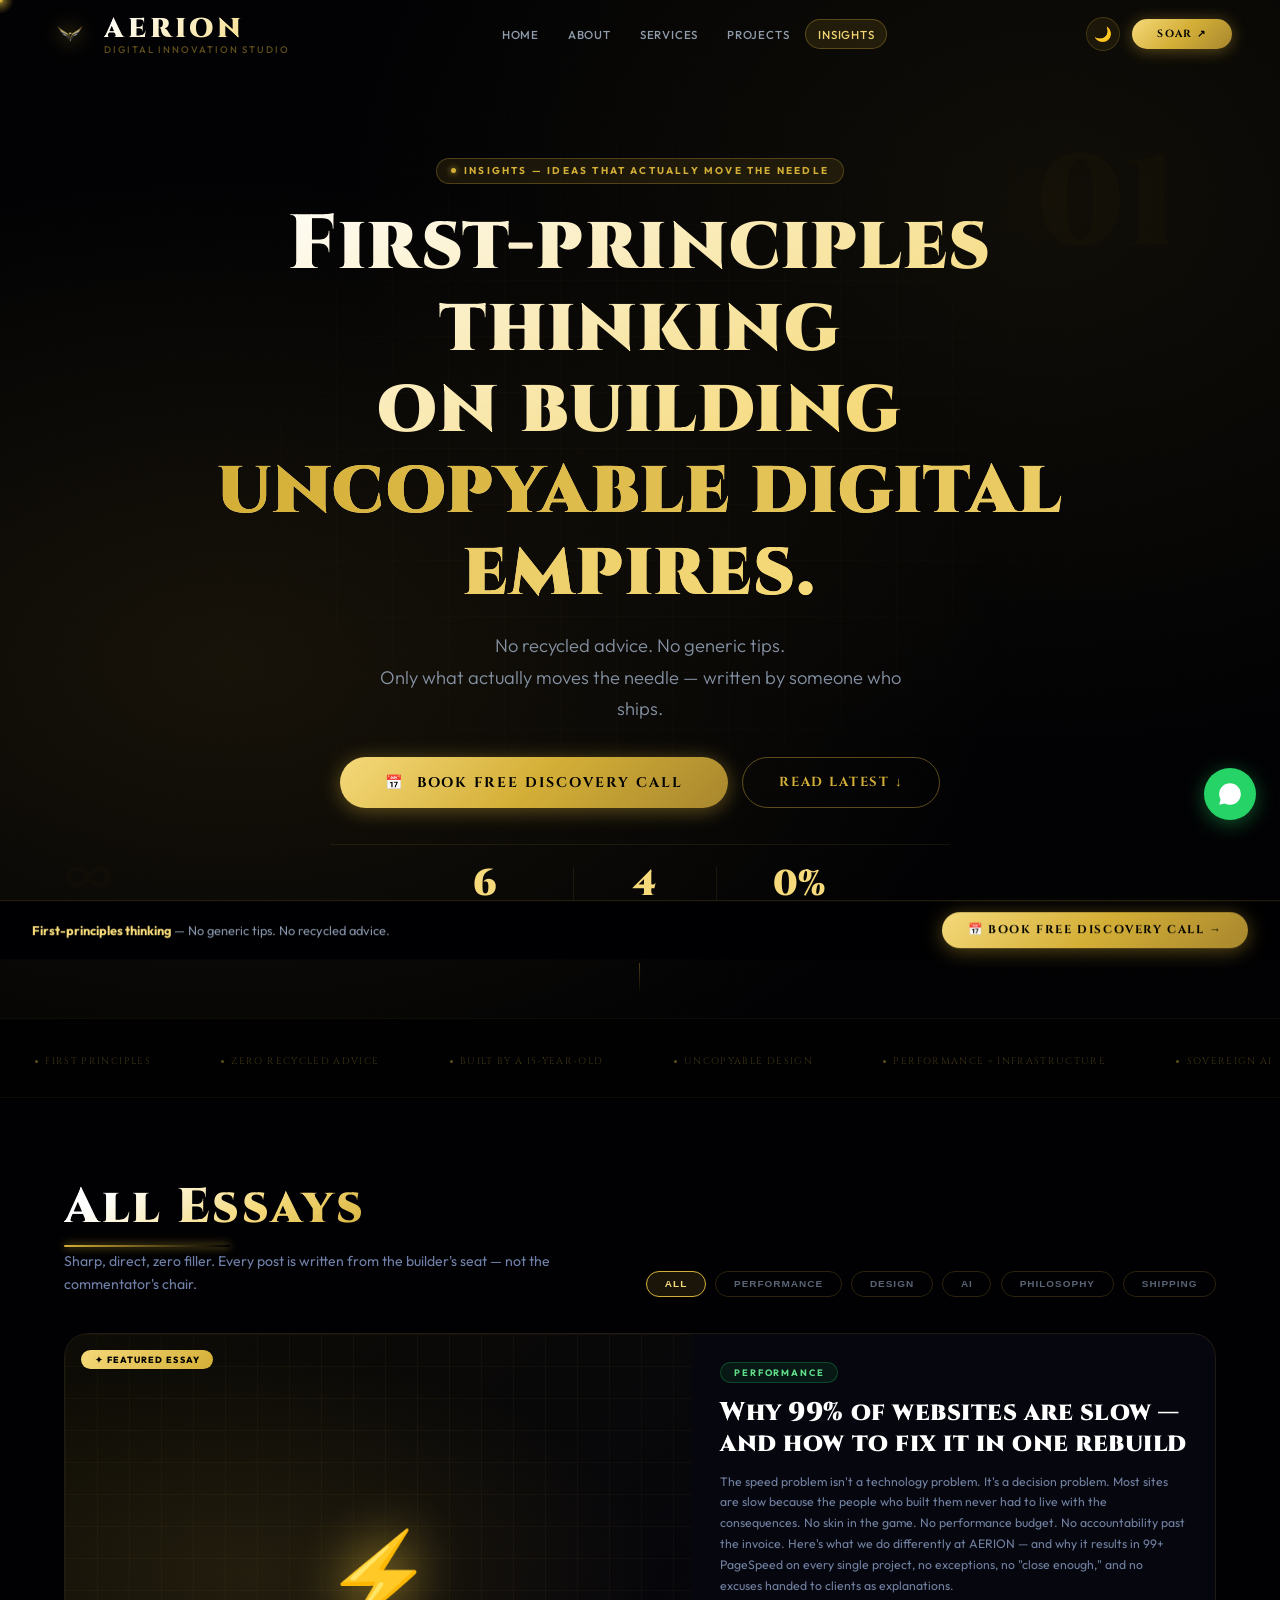
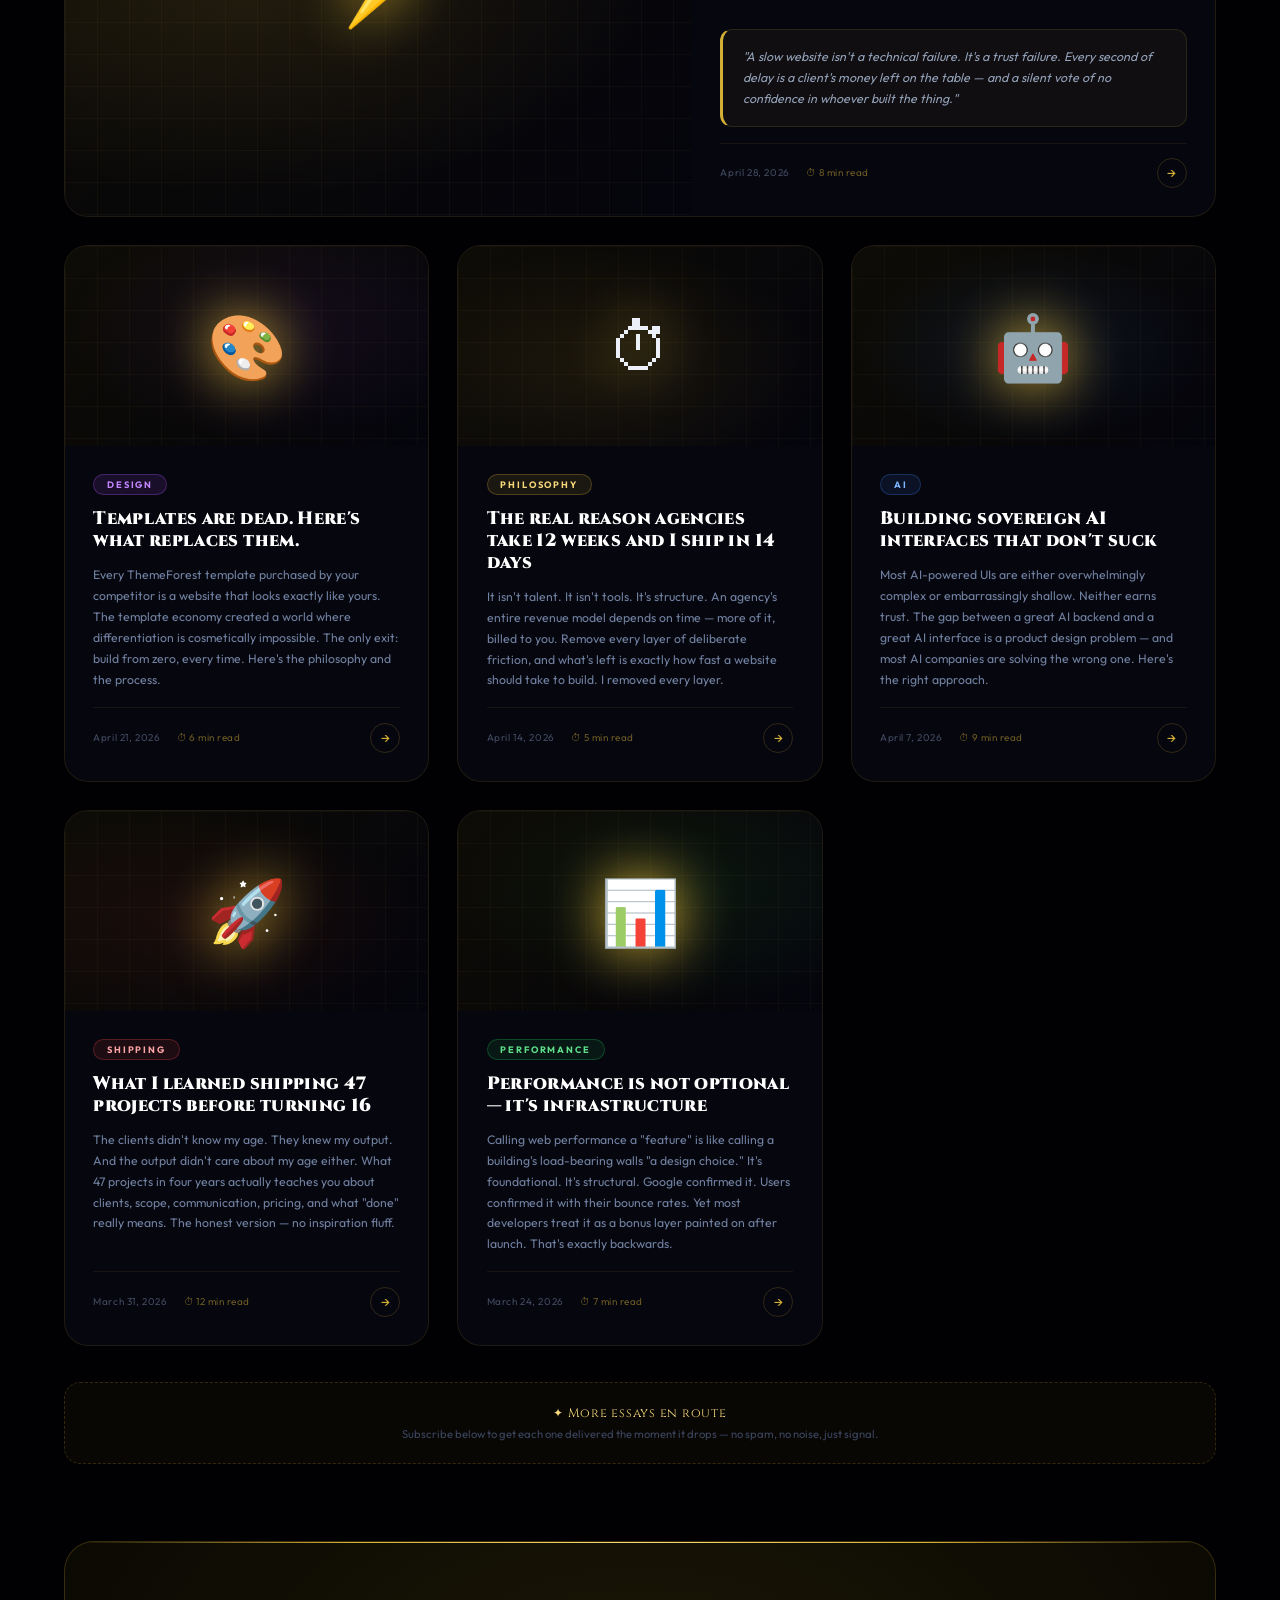
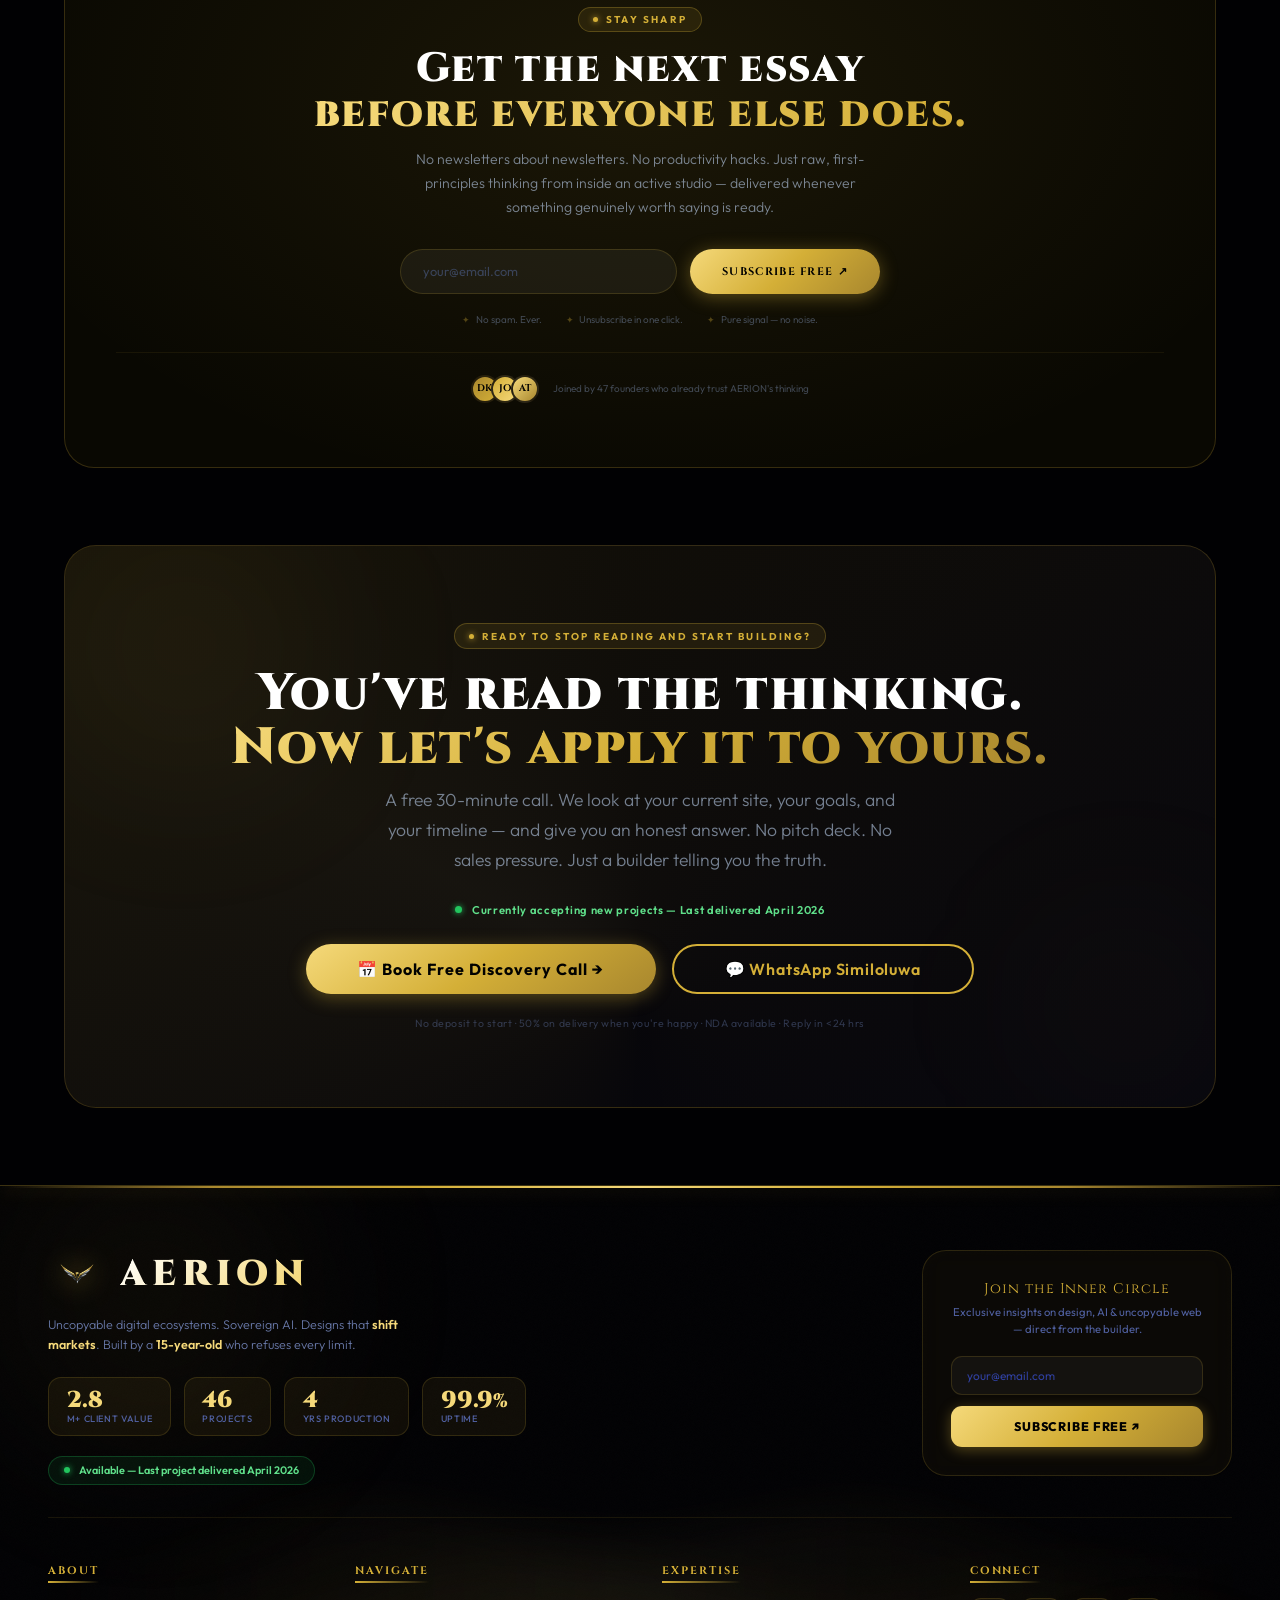
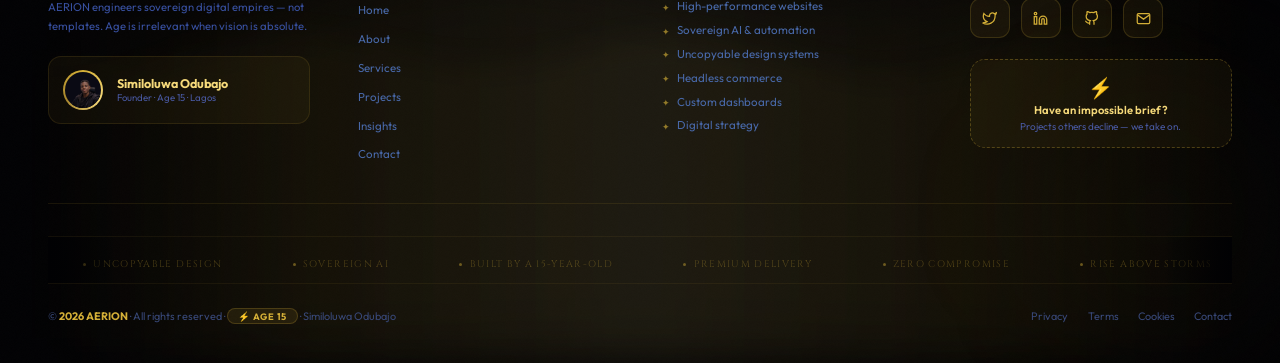
<file: blog.html>
<!DOCTYPE html>
<html lang="en">
<head>
<meta charset="UTF-8">
<meta name="viewport" content="width=device-width,initial-scale=1.0">
<title>Insights · AERION — First-Principles Thinking on Uncopyable Digital Empires</title>
<meta name="description" content="No recycled advice. No generic tips. First-principles thinking on web performance, design systems, AI, and building digital empires — by Similoluwa Odubajo, Lagos.">
<meta name="keywords" content="web design blog, Lagos developer blog, performance web, AI interfaces, uncopyable design, Next.js Nigeria">
<meta property="og:title" content="AERION Insights — First-Principles Thinking on Digital Empires">
<meta property="og:description" content="No recycled advice. No generic tips. Only what actually moves the needle.">
<meta property="og:type" content="website">
<meta property="og:image" content="assets/sleek-golden-eagle-emblem.png">
<link rel="icon" href="assets/sleek-golden-eagle-emblem.png">
<link rel="preconnect" href="https://fonts.googleapis.com">
<link rel="preconnect" href="https://fonts.gstatic.com" crossorigin>
<link rel="preload" as="style" href="https://fonts.googleapis.com/css2?family=Cinzel:wght@700;900&family=Outfit:wght@300;400;500;700;900&display=swap" onload="this.onload=null;this.rel='stylesheet'">
<noscript><link rel="stylesheet" href="https://fonts.googleapis.com/css2?family=Cinzel:wght@700;900&family=Outfit:wght@300;400;500;700;900&display=swap"></noscript>

<style>
:root{
  --g:#D4AF37;--gl:#f5d97a;--gd:#a8872e;--gu:#fff5c0;
  --bg:#010103;--bg2:#050508;
  --glass:rgba(255,255,255,.04);--gb:rgba(212,175,55,.18);
  --sp:cubic-bezier(.34,1.56,.64,1);
  --eo:cubic-bezier(.2,.9,.4,1);
  --ec:cubic-bezier(.76,0,.24,1);
  --nh:68px;
}
*{margin:0;padding:0;box-sizing:border-box;}
html{overflow-x:hidden;scroll-behavior:smooth;}
body{background:var(--bg);color:#ecf0f8;font-family:'Outfit',sans-serif;-webkit-font-smoothing:antialiased;overflow-x:hidden;}
::selection{background:var(--g);color:#010103;}
::-webkit-scrollbar{width:4px;}
::-webkit-scrollbar-track{background:var(--bg);}
::-webkit-scrollbar-thumb{background:linear-gradient(var(--g),var(--gd));border-radius:4px;}
.ss-slide,.sa,.reveal-item{will-change:opacity,transform;}

#spb{position:fixed;top:0;left:0;height:2px;width:0;background:linear-gradient(90deg,var(--gd),var(--g),var(--gl));z-index:99999;box-shadow:0 0 8px var(--g);pointer-events:none;}

.co{position:fixed;width:28px;height:28px;border-radius:50%;background:radial-gradient(circle,rgba(212,175,55,.6),transparent 70%);pointer-events:none;z-index:9998;transform:translate(-50%,-50%);mix-blend-mode:screen;transition:width .15s,height .15s;}
.co.lg{width:64px;height:64px;background:radial-gradient(circle,rgba(212,175,55,.4),transparent 70%);}
.cd{position:fixed;width:5px;height:5px;border-radius:50%;background:var(--g);pointer-events:none;z-index:9999;transform:translate(-50%,-50%);box-shadow:0 0 6px var(--g);}
@media(max-width:768px){.co,.cd{display:none;}}
@media(min-width:769px){body{cursor:none;}}

/* NAVBAR */
.nb{position:fixed;top:0;left:0;right:0;height:var(--nh);z-index:1000;display:flex;align-items:center;justify-content:space-between;padding:0 clamp(1rem,4vw,3rem);transition:background .5s,border-color .5s,box-shadow .5s;}
.nb.on{background:rgba(1,1,3,.93);backdrop-filter:blur(24px);border-bottom:1px solid rgba(212,175,55,.2);box-shadow:0 4px 40px rgba(0,0,0,.7);}
.nb-scan{position:absolute;bottom:0;left:0;right:0;height:1px;background:linear-gradient(90deg,transparent,var(--g),var(--gl),var(--g),transparent);transform:scaleX(0);transform-origin:left;transition:transform .8s var(--eo);box-shadow:0 0 10px var(--g);}
.nb.on .nb-scan{transform:scaleX(1);}
.nb-logo{display:flex;align-items:center;gap:.75rem;text-decoration:none;flex-shrink:0;}
.nb-logo img{width:44px;height:44px;object-fit:contain;filter:drop-shadow(0 0 10px rgba(212,175,55,.8));animation:lf 4s ease-in-out infinite;}
@keyframes lf{0%,100%{transform:translateY(0);}50%{transform:translateY(-4px);filter:drop-shadow(0 0 20px rgba(212,175,55,1));}}
.nb-logo:hover img{animation:none;transform:scale(1.08) rotate(-4deg);}
.nb-txt{display:flex;flex-direction:column;line-height:1.1;}
.nb-name{font-family:'Cinzel',serif;font-size:clamp(1.2rem,2.5vw,1.7rem);font-weight:900;letter-spacing:.14em;background:linear-gradient(135deg,#fff,var(--gl),var(--g));-webkit-background-clip:text;background-clip:text;-webkit-text-fill-color:transparent;background-size:200% auto;animation:sh 5s linear infinite;}
@keyframes sh{0%{background-position:0%}100%{background-position:200%}}
.nb-sub{font-size:clamp(.48rem,.75vw,.6rem);letter-spacing:.2em;text-transform:uppercase;color:rgba(212,175,55,.45);font-weight:500;}
.nb-links{display:flex;align-items:center;gap:.2rem;}
.nb-link{color:rgba(180,195,215,.8);text-decoration:none;font-size:clamp(.72rem,.85vw,.87rem);font-weight:500;letter-spacing:.07em;text-transform:uppercase;padding:.48rem clamp(.5rem,1vw,.95rem);border-radius:40px;position:relative;transition:color .3s;white-space:nowrap;}
.nb-link::before{content:'';position:absolute;inset:0;border-radius:40px;background:rgba(212,175,55,.08);border:1px solid transparent;opacity:0;transform:scale(.85);transition:opacity .3s var(--sp),transform .3s var(--sp);}
.nb-link:hover{color:#fff;}.nb-link:hover::before{opacity:1;transform:scale(1);border-color:rgba(212,175,55,.2);}
.nb-link.act{color:var(--gl);}.nb-link.act::before{opacity:1;transform:scale(1);background:rgba(212,175,55,.12);border-color:rgba(212,175,55,.32);}
.nb-r{display:flex;align-items:center;gap:.7rem;flex-shrink:0;}
.nb-cta{position:relative;display:inline-flex;align-items:center;gap:.4rem;padding:clamp(.5rem,.9vh,.7rem) clamp(1rem,2vw,1.7rem);font-family:'Cinzel',serif;font-size:clamp(.65rem,.8vw,.8rem);font-weight:700;letter-spacing:.13em;text-transform:uppercase;color:#020200;text-decoration:none;border:none;border-radius:100px;cursor:pointer;overflow:hidden;isolation:isolate;flex-shrink:0;white-space:nowrap;background:linear-gradient(135deg,var(--gl),var(--g),var(--gd));box-shadow:0 2px 16px rgba(212,175,55,.4);transition:transform .4s var(--sp),box-shadow .4s;animation:cg 3s ease-in-out infinite;}
@keyframes cg{0%,100%{box-shadow:0 2px 16px rgba(212,175,55,.35);}50%{box-shadow:0 2px 30px rgba(212,175,55,.7),0 0 12px rgba(245,217,122,.3);}}
.nb-cta:hover{transform:translateY(-2px) scale(1.06);box-shadow:0 6px 28px rgba(212,175,55,.65);animation:none;}
.nb-thm{width:34px;height:34px;background:rgba(212,175,55,.08);border:1px solid rgba(212,175,55,.2);border-radius:50%;display:flex;align-items:center;justify-content:center;cursor:pointer;font-size:.9rem;color:var(--g);transition:all .35s var(--sp);flex-shrink:0;}
.nb-thm:hover{background:rgba(212,175,55,.2);transform:rotate(20deg) scale(1.1);}
.nb-ham{display:none;flex-direction:column;gap:5px;width:38px;height:38px;background:rgba(212,175,55,.07);border:1px solid rgba(212,175,55,.2);border-radius:11px;cursor:pointer;align-items:center;justify-content:center;flex-shrink:0;transition:all .3s var(--sp);}
.nb-ham:hover{background:rgba(212,175,55,.18);border-color:var(--g);}
.hl{display:block;height:2px;background:var(--g);border-radius:2px;transition:transform .35s cubic-bezier(.68,-.55,.265,1.55),opacity .3s,width .3s;}
.hl1{width:20px;}.hl2{width:14px;}.hl3{width:17px;}
.nb-ham.op .hl1{transform:translateY(7px) rotate(45deg);width:20px;}
.nb-ham.op .hl2{opacity:0;transform:scaleX(0);}
.nb-ham.op .hl3{transform:translateY(-7px) rotate(-45deg);width:20px;}
@media(max-width:900px){.nb-ham{display:flex;}.nb-links{display:none;}}

/* MOBILE DRAWER */
.mob-ov{position:fixed;inset:0;background:rgba(0,0,0,.75);backdrop-filter:blur(5px);z-index:1998;opacity:0;visibility:hidden;transition:.35s;}
.mob-ov.op{opacity:1;visibility:visible;}
.mob-dr{position:fixed;top:0;right:-110%;bottom:0;width:min(320px,85vw);z-index:1999;display:flex;flex-direction:column;transition:right .45s var(--sp);}
.mob-dr.op{right:0;}
.mob-bg{position:absolute;inset:0;background:rgba(2,2,5,.97);backdrop-filter:blur(28px);border-left:1px solid rgba(212,175,55,.18);}
.mob-bg::before{content:'';position:absolute;top:-80px;right:-60px;width:260px;height:260px;border-radius:50%;background:radial-gradient(circle,rgba(212,175,55,.07),transparent 70%);animation:ob 7s ease-in-out infinite;}
@keyframes ob{0%,100%{transform:scale(1);}50%{transform:scale(1.25);}}
.mob-in{position:relative;z-index:2;display:flex;flex-direction:column;height:100%;padding:0 1.8rem 1.8rem;}
.mob-hd{display:flex;align-items:center;justify-content:space-between;padding:1.4rem 0 1.6rem;border-bottom:1px solid rgba(212,175,55,.1);}
.mob-logo{display:flex;align-items:center;gap:.6rem;}
.mob-logo img{width:32px;filter:drop-shadow(0 0 8px var(--g));}
.mob-ln{font-family:'Cinzel',serif;font-size:1.1rem;font-weight:900;letter-spacing:.12em;background:linear-gradient(135deg,#fff,var(--gl));-webkit-background-clip:text;background-clip:text;-webkit-text-fill-color:transparent;}
.mob-cl{width:34px;height:34px;border-radius:10px;background:rgba(212,175,55,.08);border:1px solid rgba(212,175,55,.18);display:flex;align-items:center;justify-content:center;color:var(--g);font-size:1.1rem;cursor:pointer;transition:all .3s var(--sp);}
.mob-cl:hover{background:rgba(212,175,55,.2);transform:rotate(90deg);}
.mob-ls{flex:1;display:flex;flex-direction:column;gap:.15rem;margin-top:1.3rem;}
.mob-lk{display:flex;align-items:center;justify-content:space-between;padding:.9rem 1rem;border-radius:14px;text-decoration:none;color:rgba(180,195,215,.8);font-size:1.05rem;font-weight:500;border:1px solid transparent;transition:all .3s var(--sp);opacity:0;transform:translateX(28px);}
.mob-lk.an{opacity:1;transform:translateX(0);}
.mob-lk:hover{color:var(--gl);border-color:rgba(212,175,55,.2);background:rgba(212,175,55,.06);transform:translateX(5px);}
.mob-lk.act{color:var(--g);border-color:rgba(212,175,55,.28);background:rgba(212,175,55,.07);}
.mob-bot{padding-top:1.3rem;border-top:1px solid rgba(212,175,55,.1);display:flex;flex-direction:column;gap:.9rem;}
.mob-cta{position:relative;overflow:hidden;display:flex;align-items:center;justify-content:center;gap:.5rem;padding:.95rem;font-family:'Cinzel',serif;font-size:.8rem;font-weight:700;letter-spacing:.12em;text-transform:uppercase;color:#020200;text-decoration:none;border:none;border-radius:14px;cursor:pointer;background:linear-gradient(135deg,var(--gl),var(--g),var(--gd));box-shadow:0 4px 20px rgba(212,175,55,.38);transition:all .4s var(--sp);opacity:0;transform:translateY(18px);}
.mob-cta.an{opacity:1;transform:translateY(0);}
.mob-cta:hover{transform:translateY(-2px);box-shadow:0 8px 28px rgba(212,175,55,.55);}

/* SHARED */
.sl-gn{position:absolute;inset:0;pointer-events:none;opacity:.35;background-image:url("data:image/svg+xml,%3Csvg viewBox='0 0 200 200' xmlns='http://www.w3.org/2000/svg'%3E%3Cfilter id='n'%3E%3CfeTurbulence type='fractalNoise' baseFrequency='.9' numOctaves='4' stitchTiles='stitch'/%3E%3C/filter%3E%3Crect width='100%25' height='100%25' filter='url(%23n)' opacity='.06'/%3E%3C/svg%3E");background-size:128px;}
.sl-lbl{display:inline-flex;align-items:center;gap:.5rem;font-size:clamp(.6rem,.78vw,.72rem);font-weight:700;letter-spacing:.22em;text-transform:uppercase;color:var(--g);background:rgba(212,175,55,.1);border:1px solid rgba(212,175,55,.28);border-radius:40px;padding:.33rem .9rem;margin-bottom:clamp(.6rem,1.5vh,1rem);}
.sl-lbl-dot{width:5px;height:5px;border-radius:50%;background:var(--g);box-shadow:0 0 6px var(--g);animation:dp 1.8s ease-in-out infinite;}
@keyframes dp{0%,100%{transform:scale(1);}50%{transform:scale(1.7);box-shadow:0 0 10px var(--g);}}
@keyframes saAvail{from{opacity:0;transform:translateY(20px);filter:blur(4px);}to{opacity:1;transform:translateY(0);filter:blur(0);}}
.sl-h{font-family:'Cinzel',serif;font-size:clamp(1.8rem,5.5vw,5rem);font-weight:900;line-height:1.04;letter-spacing:.02em;background:linear-gradient(150deg,#fff 0%,var(--gl) 42%,var(--g) 78%,var(--gd) 100%);-webkit-background-clip:text;background-clip:text;-webkit-text-fill-color:transparent;background-size:200% auto;animation:sh 6s linear infinite;margin-bottom:clamp(.6rem,1.5vh,1.2rem);}
.sl-accent{-webkit-text-fill-color:transparent;background:linear-gradient(90deg,var(--g),var(--gl));-webkit-background-clip:text;background-clip:text;}
.sl-btn{position:relative;display:inline-flex;align-items:center;gap:.45rem;padding:clamp(.62rem,1.2vh,.85rem) clamp(1.2rem,2.2vw,2rem);font-family:'Cinzel',serif;font-size:clamp(.62rem,.78vw,.77rem);font-weight:700;letter-spacing:.14em;text-transform:uppercase;color:#020200;text-decoration:none;border:none;border-radius:100px;cursor:pointer;overflow:hidden;background:linear-gradient(135deg,var(--gl),var(--g),var(--gd));box-shadow:0 3px 20px rgba(212,175,55,.42);transition:all .4s var(--sp);}
.sl-btn::before{content:'';position:absolute;top:0;left:-80%;width:50%;height:100%;background:linear-gradient(90deg,transparent,rgba(255,255,255,.5),transparent);transform:skewX(-15deg);transition:left .55s;}
.sl-btn:hover{transform:translateY(-3px) scale(1.05);box-shadow:0 9px 32px rgba(212,175,55,.6);}.sl-btn:hover::before{left:130%;}
.sl-btn-g{display:inline-flex;align-items:center;gap:.45rem;padding:clamp(.62rem,1.2vh,.85rem) clamp(1.2rem,2.2vw,2rem);font-family:'Cinzel',serif;font-size:clamp(.62rem,.78vw,.77rem);font-weight:700;letter-spacing:.14em;text-transform:uppercase;color:var(--g);text-decoration:none;border:1.5px solid rgba(212,175,55,.42);border-radius:100px;cursor:pointer;overflow:hidden;background:transparent;transition:all .4s var(--sp);position:relative;}
.sl-btn-g::before{content:'';position:absolute;inset:0;background:linear-gradient(135deg,var(--gl),var(--g));opacity:0;transition:opacity .35s;z-index:-1;}
.sl-btn-g:hover{color:#020200;border-color:transparent;transform:translateY(-3px);}.sl-btn-g:hover::before{opacity:1;}

.sec{max-width:1380px;margin:0 auto;padding:clamp(3.5rem,6vw,6rem) clamp(1.2rem,5vw,4rem);}
.sec+.sec{padding-top:0;}

/* REVEAL */
.rv{opacity:0;transform:translateY(36px);filter:blur(3px);transition:opacity .85s var(--eo),transform .85s var(--eo),filter .7s ease;}
.rv.vs{opacity:1;transform:translateY(0);filter:blur(0);}
.rv-l{opacity:0;transform:translateX(-36px);filter:blur(3px);transition:opacity .85s var(--eo),transform .85s var(--eo),filter .7s ease;}
.rv-l.vs{opacity:1;transform:translateX(0);filter:blur(0);}
.rv-r{opacity:0;transform:translateX(36px);filter:blur(3px);transition:opacity .85s var(--eo),transform .85s var(--eo),filter .7s ease;}
.rv-r.vs{opacity:1;transform:translateX(0);filter:blur(0);}
.sg>*{opacity:0;transform:translateY(28px);filter:blur(3px);transition:opacity .72s var(--eo),transform .72s var(--eo),filter .6s ease;}
.sg.vs>*{opacity:1;transform:translateY(0);filter:blur(0);}
.sg.vs>*:nth-child(1){transition-delay:0s;}.sg.vs>*:nth-child(2){transition-delay:.08s;}.sg.vs>*:nth-child(3){transition-delay:.16s;}.sg.vs>*:nth-child(4){transition-delay:.24s;}.sg.vs>*:nth-child(5){transition-delay:.32s;}.sg.vs>*:nth-child(6){transition-delay:.4s;}

.sh{font-family:'Cinzel',serif;font-size:clamp(1.7rem,3.8vw,3.2rem);font-weight:900;background:linear-gradient(145deg,#fff 18%,var(--gl) 62%,var(--g) 100%);-webkit-background-clip:text;background-clip:text;-webkit-text-fill-color:transparent;letter-spacing:.06em;margin-bottom:clamp(1.2rem,2.5vh,2rem);position:relative;display:inline-block;}
.sh::after{content:'';position:absolute;bottom:-7px;left:0;width:0;height:2px;background:linear-gradient(90deg,var(--g),transparent);border-radius:2px;transition:width .9s var(--eo);box-shadow:0 0 8px var(--g);}
.sh.vs::after{width:55%;}

/* MARQUEE */
.mq{overflow:hidden;white-space:nowrap;padding:1.8rem 0;background:rgba(0,0,0,.22);border-top:1px solid rgba(212,175,55,.07);border-bottom:1px solid rgba(212,175,55,.07);}
.mq-in{display:inline-block;animation:mq 24s linear infinite;}
@keyframes mq{0%{transform:translateX(0);}100%{transform:translateX(-50%);}}
.mq-it{display:inline-flex;align-items:center;gap:.45rem;margin:0 2.2rem;font-family:'Cinzel',serif;font-size:clamp(.58rem,.75vw,.68rem);letter-spacing:.14em;text-transform:uppercase;color:rgba(212,175,55,.3);}
.mq-d{width:3px;height:3px;background:var(--g);border-radius:50%;opacity:.45;}

/* STICKY CTA */
#stickyCta{position:fixed;bottom:0;left:0;right:0;z-index:998;padding:.7rem clamp(1rem,3vw,2rem);background:rgba(1,1,3,.97);backdrop-filter:blur(20px);border-top:1px solid rgba(212,175,55,.2);display:flex;align-items:center;justify-content:space-between;gap:1rem;flex-wrap:wrap;transform:translateY(100%);transition:transform .5s var(--sp);}

/* BLOG HERO */
@keyframes rf{0%,100%{transform:translateY(0);}50%{transform:translateY(-6px);}}
@keyframes br{0%,100%{box-shadow:0 0 0 0 rgba(212,175,55,0),0 4px 18px rgba(212,175,55,.35);}50%{box-shadow:0 0 0 5px rgba(212,175,55,.1),0 4px 26px rgba(212,175,55,.52);}}
@keyframes rr{to{transform:rotate(360deg);}}

/* BLOG GRID */
.blog-grid{display:grid;grid-template-columns:repeat(3,1fr);gap:clamp(1.4rem,2.2vw,2.2rem);margin-top:clamp(2rem,4vh,3.5rem);}
@media(max-width:1024px){.blog-grid{grid-template-columns:repeat(2,1fr);}}
@media(max-width:640px){.blog-grid{grid-template-columns:1fr;}}

/* BLOG CARD */
.bc{position:relative;background:rgba(8,8,18,.82);backdrop-filter:blur(16px);border:1px solid rgba(212,175,55,.12);border-radius:clamp(16px,2vw,24px);overflow:hidden;cursor:pointer;transition:all .5s var(--sp);display:flex;flex-direction:column;}
.bc::before{content:'';position:absolute;top:0;left:0;right:0;height:2px;background:linear-gradient(90deg,var(--gd),var(--g),var(--gl));transform:scaleX(0);transform-origin:left;transition:transform .55s var(--sp);}
.bc:hover{border-color:var(--g);transform:translateY(-8px);box-shadow:0 24px 64px rgba(0,0,0,.55),0 0 36px rgba(212,175,55,.15);}
.bc:hover::before{transform:scaleX(1);}
.bc-inner{padding:clamp(1.4rem,2.2vw,2rem);display:flex;flex-direction:column;flex:1;}

/* featured card */
.bc.feat{grid-column:1/-1;display:grid;grid-template-columns:1.2fr 1fr;gap:0;}
@media(max-width:900px){.bc.feat{grid-column:1/-1;display:flex;flex-direction:column;}}
.bc-img{position:relative;overflow:hidden;min-height:clamp(180px,22vw,240px);background:linear-gradient(135deg,rgba(14,12,5,.98),rgba(4,4,12,.98));display:flex;align-items:center;justify-content:center;flex-shrink:0;}
.bc-img-bg{position:absolute;inset:0;opacity:.07;background-size:cover;background-position:center;}
.bc-img-icon{font-size:clamp(4rem,7vw,7rem);filter:drop-shadow(0 0 28px var(--g));animation:rf 4s ease-in-out infinite;position:relative;z-index:1;}
.bc-img-grid{position:absolute;inset:0;background-image:linear-gradient(rgba(212,175,55,.04) 1px,transparent 1px),linear-gradient(90deg,rgba(212,175,55,.04) 1px,transparent 1px);background-size:32px 32px;pointer-events:none;}

.bc-cat{display:inline-flex;align-items:center;gap:.35rem;font-size:clamp(.58rem,.72vw,.68rem);font-weight:700;letter-spacing:.2em;text-transform:uppercase;padding:.24rem .8rem;border-radius:40px;margin-bottom:.9rem;width:fit-content;}
.bc-cat.design{background:rgba(168,85,247,.12);border:1px solid rgba(168,85,247,.3);color:#c084fc;}
.bc-cat.perf{background:rgba(34,197,94,.1);border:1px solid rgba(34,197,94,.28);color:#5fdf8a;}
.bc-cat.ai{background:rgba(59,130,246,.1);border:1px solid rgba(59,130,246,.28);color:#7cb4ff;}
.bc-cat.phil{background:rgba(212,175,55,.1);border:1px solid rgba(212,175,55,.28);color:var(--gl);}
.bc-cat.ship{background:rgba(239,68,68,.1);border:1px solid rgba(239,68,68,.28);color:#fca5a5;}

.bc-title{font-family:'Cinzel',serif;font-size:clamp(.95rem,1.4vw,1.3rem);font-weight:900;color:#fff;line-height:1.22;margin-bottom:.75rem;letter-spacing:.02em;transition:color .3s;}
.bc:hover .bc-title{color:var(--gl);}
.bc.feat .bc-title{font-size:clamp(1.2rem,2vw,1.8rem);}

.bc-exc{font-size:clamp(.76rem,.96vw,.88rem);color:#7080a0;line-height:1.7;margin-bottom:1rem;flex:1;}
.bc-meta{display:flex;align-items:center;gap:1rem;padding-top:.9rem;border-top:1px solid rgba(212,175,55,.08);flex-wrap:wrap;}
.bc-date{font-size:clamp(.62rem,.76vw,.7rem);color:rgba(140,160,200,.45);letter-spacing:.06em;}
.bc-read{display:inline-flex;align-items:center;gap:.3rem;font-size:clamp(.62rem,.76vw,.7rem);color:rgba(212,175,55,.5);letter-spacing:.05em;}
.bc-arr{margin-left:auto;width:30px;height:30px;border-radius:50%;border:1px solid rgba(212,175,55,.2);display:flex;align-items:center;justify-content:center;color:var(--g);font-size:.85rem;transition:all .35s var(--sp);flex-shrink:0;}
.bc:hover .bc-arr{background:var(--g);color:#020200;border-color:var(--g);transform:rotate(45deg);}

/* FEATURED POST BADGE */
.bc-feat-badge{position:absolute;top:1rem;left:1rem;z-index:3;background:linear-gradient(135deg,var(--gl),var(--g));color:#020200;font-size:clamp(.55rem,.7vw,.65rem);font-weight:800;letter-spacing:.12em;text-transform:uppercase;padding:.26rem .85rem;border-radius:40px;}

/* FILTERS */
.filter-bar{display:flex;flex-wrap:wrap;gap:.6rem;margin-bottom:clamp(1.5rem,3vh,2.5rem);}
.filter-btn{padding:.42rem 1.1rem;border-radius:40px;font-size:clamp(.62rem,.78vw,.72rem);font-weight:700;letter-spacing:.1em;text-transform:uppercase;cursor:pointer;border:1px solid rgba(212,175,55,.2);background:transparent;color:rgba(180,200,230,.5);transition:all .3s var(--sp);}
.filter-btn:hover{border-color:rgba(212,175,55,.4);color:rgba(212,175,55,.8);}
.filter-btn.active{background:rgba(212,175,55,.12);border-color:var(--g);color:var(--gl);}

/* NEWSLETTER */
.nl-wrap{position:relative;overflow:hidden;background:rgba(10,9,3,.9);border:1px solid rgba(212,175,55,.22);border-radius:clamp(18px,2.5vw,30px);padding:clamp(2.5rem,5vw,5rem) clamp(1.8rem,4vw,4rem);text-align:center;}
.nl-wrap::before{content:'';position:absolute;top:-60%;left:-20%;width:140%;height:180%;background:radial-gradient(ellipse at 50% 50%,rgba(212,175,55,.09),transparent 60%);pointer-events:none;}
.nl-wrap::after{content:'';position:absolute;top:0;left:0;right:0;height:1px;background:linear-gradient(90deg,transparent,var(--g),var(--gl),var(--g),transparent);}
.nl-input-row{display:flex;gap:.8rem;max-width:480px;margin:1.8rem auto 0;flex-wrap:wrap;justify-content:center;}
.nl-inp{flex:1;min-width:200px;background:rgba(255,255,255,.05);border:1px solid rgba(212,175,55,.18);border-radius:100px;padding:.85rem 1.4rem;color:#fff;font-family:'Outfit',sans-serif;font-size:clamp(.8rem,1vw,.92rem);outline:none;transition:border-color .3s;}
.nl-inp:focus{border-color:var(--g);}
.nl-inp::placeholder{color:rgba(80,100,150,.55);}
.nl-sub{position:relative;overflow:hidden;display:inline-flex;align-items:center;gap:.4rem;padding:.88rem 2rem;font-family:'Cinzel',serif;font-size:clamp(.68rem,.84vw,.78rem);font-weight:700;letter-spacing:.12em;text-transform:uppercase;color:#020200;border:none;border-radius:100px;cursor:pointer;background:linear-gradient(135deg,var(--gl),var(--g),var(--gd));box-shadow:0 3px 18px rgba(212,175,55,.38);transition:all .4s var(--sp);white-space:nowrap;}
.nl-sub:hover{transform:translateY(-2px) scale(1.04);box-shadow:0 7px 26px rgba(212,175,55,.55);}
.nl-perks{display:flex;justify-content:center;gap:1.5rem;flex-wrap:wrap;margin-top:1.2rem;}
.nl-perk{font-size:clamp(.62rem,.76vw,.72rem);color:rgba(140,160,200,.4);display:flex;align-items:center;gap:.35rem;}
.nl-perk::before{content:'✦';color:rgba(212,175,55,.35);font-size:.55rem;}

/* CLOSING CTA */
.cta-wrap{position:relative;overflow:hidden;text-align:center;border-radius:clamp(18px,2.5vw,32px);background:linear-gradient(145deg,rgba(12,10,4,.98),rgba(5,5,14,.98));border:1px solid rgba(212,175,55,.22);padding:clamp(3rem,6vw,6rem) clamp(1.8rem,4vw,4rem);}
.cta-wrap::before{content:'';position:absolute;top:-40%;left:-10%;width:120%;height:170%;background:conic-gradient(from 180deg at 50% 70%,transparent 0deg,rgba(212,175,55,.03) 60deg,rgba(245,217,122,.06) 120deg,rgba(212,175,55,.03) 180deg,transparent 360deg);animation:rr 30s linear infinite;pointer-events:none;}
.cta-orb{position:absolute;border-radius:50%;pointer-events:none;filter:blur(80px);}
.cta-o1{width:400px;height:400px;background:radial-gradient(circle,rgba(212,175,55,.07),transparent 70%);top:-100px;left:-80px;}
.cta-o2{width:300px;height:300px;background:radial-gradient(circle,rgba(212,175,55,.05),transparent 70%);bottom:-50px;right:-60px;}
.btn-pr{position:relative;display:inline-flex;align-items:center;justify-content:center;gap:.5rem;padding:clamp(.82rem,1.4vh,1.1rem) clamp(2rem,4vw,3.2rem);font-family:'Outfit',sans-serif;font-size:clamp(.88rem,1.25vw,1.08rem);font-weight:700;letter-spacing:.06em;color:#020200;text-decoration:none;border:none;border-radius:100px;cursor:pointer;overflow:hidden;background:linear-gradient(145deg,var(--gl),var(--g),var(--gd));box-shadow:0 4px 18px rgba(212,175,55,.35);transition:transform .4s var(--sp),box-shadow .4s;animation:br 3s ease-in-out infinite;}
.btn-pr::before{content:'';position:absolute;top:0;left:-75%;width:50%;height:100%;background:linear-gradient(90deg,transparent,rgba(255,255,255,.5),transparent);transform:skewX(-20deg);transition:left .7s;}
.btn-pr:hover::before{left:140%;}.btn-pr:hover{transform:translateY(-3px) scale(1.04);box-shadow:0 10px 34px rgba(212,175,55,.55);animation:none;}
.btn-gh{position:relative;display:inline-flex;align-items:center;justify-content:center;gap:.5rem;padding:clamp(.82rem,1.4vh,1.1rem) clamp(2rem,4vw,3.2rem);font-family:'Outfit',sans-serif;font-size:clamp(.88rem,1.25vw,1.08rem);font-weight:600;letter-spacing:.05em;color:var(--g);text-decoration:none;background:transparent;border:2px solid var(--g);border-radius:100px;cursor:pointer;overflow:hidden;transition:all .4s var(--sp);}
.btn-gh::before{content:'';position:absolute;inset:0;background:linear-gradient(145deg,var(--gl),var(--g),var(--gd));opacity:0;transition:opacity .4s;z-index:-1;}
.btn-gh:hover{color:#020200;border-color:transparent;transform:translateY(-3px) scale(1.03);box-shadow:0 8px 28px rgba(212,175,55,.42);}.btn-gh:hover::before{opacity:1;}

/* FOOTER */
.ft{position:relative;overflow:hidden;background:#010103;border-top:1px solid rgba(212,175,55,.28);}
#ftcv{position:absolute;inset:0;width:100%;height:100%;pointer-events:none;z-index:0;opacity:.8;}
.ft-gn{position:absolute;inset:0;z-index:1;pointer-events:none;background-image:url("data:image/svg+xml,%3Csvg viewBox='0 0 200 200' xmlns='http://www.w3.org/2000/svg'%3E%3Cfilter id='n'%3E%3CfeTurbulence type='fractalNoise' baseFrequency='.9' numOctaves='4' stitchTiles='stitch'/%3E%3C/filter%3E%3Crect width='100%25' height='100%25' filter='url(%23n)' opacity='.04'/%3E%3C/svg%3E");background-size:128px;opacity:.5;}
.ft-gl{position:absolute;top:0;left:0;right:0;height:2px;background:linear-gradient(90deg,transparent,var(--gd),var(--g),var(--gl),var(--g),var(--gd),transparent);box-shadow:0 0 18px rgba(212,175,55,.38);animation:gp 3s ease-in-out infinite;}
@keyframes gp{0%,100%{opacity:.65;}50%{opacity:1;}}
.ft-orb{position:absolute;border-radius:50%;pointer-events:none;filter:blur(75px);}
.ft-o1{width:min(480px,55vw);height:min(480px,55vw);background:radial-gradient(circle,rgba(212,175,55,.07),transparent 70%);top:-130px;left:-90px;animation:od1 18s ease-in-out infinite;}
.ft-o2{width:min(380px,45vw);height:min(380px,45vw);background:radial-gradient(circle,rgba(212,175,55,.05),transparent 70%);bottom:-40px;right:-70px;animation:od2 22s ease-in-out infinite;}
@keyframes od1{0%,100%{transform:translate(0,0);}50%{transform:translate(30px,-22px);}}
@keyframes od2{0%,100%{transform:translate(0,0);}50%{transform:translate(-38px,22px);}}
.ft-in{position:relative;z-index:5;max-width:1380px;margin:0 auto;padding:clamp(3rem,5vw,5rem) clamp(1.2rem,4vw,3rem) clamp(1.5rem,3vw,2.5rem);}
.ft-hero{display:flex;align-items:flex-start;justify-content:space-between;gap:clamp(2rem,4vw,4rem);flex-wrap:wrap;margin-bottom:clamp(2.5rem,4vh,3.5rem);padding-bottom:clamp(2rem,3.5vh,3rem);border-bottom:1px solid rgba(212,175,55,.1);}
.ft-hero-l{flex:1;min-width:clamp(230px,38vw,340px);}
.ft-lrow{display:inline-flex;align-items:center;gap:.85rem;margin-bottom:1rem;}
.ft-li{width:clamp(42px,5.5vw,58px);filter:drop-shadow(0 0 14px rgba(212,175,55,.78));animation:lf 4s ease-in-out infinite;}
.ft-ln{font-family:'Cinzel',serif;font-size:clamp(1.6rem,2.8vw,2.4rem);font-weight:900;letter-spacing:.17em;background:linear-gradient(135deg,#fff,var(--gl),var(--g));-webkit-background-clip:text;background-clip:text;-webkit-text-fill-color:transparent;background-size:200% auto;animation:sh 5s linear infinite;}
.ft-tag{font-size:clamp(.78rem,.98vw,.92rem);font-weight:300;color:#6878a8;max-width:380px;line-height:1.63;margin-bottom:1.4rem;}
.ft-tag strong{color:var(--gl);font-weight:600;}
.ft-sts{display:flex;flex-wrap:wrap;gap:.8rem;margin-bottom:1.3rem;}
.ft-st{display:flex;flex-direction:column;gap:.1rem;background:rgba(212,175,55,.07);border:1px solid rgba(212,175,55,.17);border-radius:13px;padding:.65rem 1.1rem;transition:all .4s var(--sp);}
.ft-st:hover{border-color:var(--g);transform:translateY(-3px);}
.ft-sn{font-family:'Cinzel',serif;font-size:clamp(1.1rem,1.8vw,1.45rem);font-weight:900;color:var(--gl);line-height:1;}
.ft-sl{font-size:clamp(.58rem,.72vw,.68rem);color:#5060a0;letter-spacing:.07em;text-transform:uppercase;font-weight:500;}
.ft-av{display:inline-flex;align-items:center;gap:.52rem;background:rgba(34,197,94,.08);border:1px solid rgba(34,197,94,.26);border-radius:40px;padding:.38rem .95rem;font-size:clamp(.68rem,.85vw,.78rem);font-weight:600;color:#5fdf8a;}
.ft-avd{width:6px;height:6px;border-radius:50%;background:#22c55e;box-shadow:0 0 6px #22c55e;animation:dp 1.8s ease-in-out infinite;}
.ft-hero-r{flex:0 0 auto;min-width:clamp(230px,26vw,310px);max-width:310px;background:rgba(212,175,55,.04);border:1px solid rgba(212,175,55,.17);border-radius:clamp(14px,2vw,24px);padding:clamp(1.3rem,2.2vw,1.9rem);text-align:center;backdrop-filter:blur(12px);transition:all .5s var(--sp);}
.ft-hero-r:hover{border-color:var(--g);box-shadow:0 16px 50px rgba(0,0,0,.4),0 0 30px rgba(212,175,55,.1);}
.ft-st2{font-family:'Cinzel',serif;font-size:clamp(.84rem,1.1vw,.98rem);color:var(--g);margin-bottom:.4rem;letter-spacing:.07em;}
.ft-sd{font-size:clamp(.7rem,.88vw,.8rem);color:#5060a0;margin-bottom:1.1rem;line-height:1.5;}
.ft-ei{width:100%;background:rgba(255,255,255,.04);border:1px solid rgba(212,175,55,.17);border-radius:11px;padding:.68rem .95rem;color:#fff;font-family:'Outfit',sans-serif;font-size:clamp(.74rem,.92vw,.86rem);outline:none;margin-bottom:.72rem;transition:border-color .3s;}
.ft-ei:focus{border-color:var(--g);}
.ft-ei::placeholder{color:#3040a0;}
.ft-sb{position:relative;width:100%;padding:.82rem;font-family:'Outfit',sans-serif;font-size:clamp(.78rem,.96vw,.9rem);font-weight:800;letter-spacing:.07em;text-transform:uppercase;color:#020200;border:none;border-radius:11px;cursor:pointer;overflow:hidden;background:linear-gradient(135deg,var(--gl),var(--g),var(--gd));box-shadow:0 3px 14px rgba(212,175,55,.36);transition:transform .4s var(--sp);animation:bg 3s ease-in-out infinite;}
@keyframes bg{0%,100%{box-shadow:0 3px 14px rgba(212,175,55,.3);}50%{box-shadow:0 3px 28px rgba(212,175,55,.6);}}
.ft-sb:hover{transform:translateY(-2px) scale(1.02);animation:none;}
.ft-grid{display:grid;grid-template-columns:repeat(auto-fit,minmax(clamp(130px,16vw,190px),1fr));gap:clamp(2rem,3.5vw,3rem);margin-bottom:clamp(2rem,3.5vh,3rem);padding-bottom:clamp(2rem,3.5vh,3rem);border-bottom:1px solid rgba(212,175,55,.1);}
.ft-ctit{font-family:'Cinzel',serif;font-size:clamp(.65rem,.85vw,.76rem);font-weight:700;letter-spacing:.18em;text-transform:uppercase;color:var(--g);margin-bottom:1.3rem;position:relative;display:inline-block;}
.ft-ctit::after{content:'';position:absolute;bottom:-5px;left:0;height:2px;width:100%;background:linear-gradient(90deg,var(--g),transparent);}
.ft-ls{list-style:none;}
.ft-ls li{margin-bottom:.55rem;}
.ft-ls a{color:#4868a8;text-decoration:none;font-size:clamp(.72rem,.9vw,.83rem);display:inline-flex;align-items:center;gap:0;transition:all .28s var(--eo);}
.ft-la{opacity:0;transform:translateX(-5px);transition:all .28s var(--sp);color:var(--g);font-style:normal;}
.ft-ls a:hover{color:var(--gl);padding-left:14px;}.ft-ls a:hover .ft-la{opacity:1;transform:translateX(-13px);}
.ft-svl{list-style:none;}
.ft-svl li{margin-bottom:.55rem;font-size:clamp(.72rem,.9vw,.83rem);color:#4868a8;display:flex;align-items:flex-start;gap:.42rem;transition:color .25s,transform .3s var(--sp);cursor:default;}
.ft-svl li:hover{color:var(--gl);transform:translateX(4px);}
.ft-svl li::before{content:'✦';color:var(--g);font-size:.55rem;flex-shrink:0;margin-top:.22rem;opacity:.65;}
.ft-socs{display:flex;gap:.7rem;flex-wrap:wrap;margin-bottom:1.3rem;}
.ft-so{width:clamp(34px,3.8vw,40px);height:clamp(34px,3.8vw,40px);border-radius:11px;display:flex;align-items:center;justify-content:center;background:rgba(212,175,55,.06);border:1px solid rgba(212,175,55,.18);color:var(--g);text-decoration:none;transition:all .4s var(--sp);position:relative;overflow:hidden;}
.ft-so::before{content:'';position:absolute;inset:0;background:linear-gradient(135deg,var(--gl),var(--g));opacity:0;transition:opacity .3s;border-radius:11px;z-index:0;}
.ft-so svg{position:relative;z-index:1;width:15px;height:15px;}
.ft-so:hover{transform:translateY(-4px) scale(1.12) rotate(-3deg);border-color:var(--g);color:#020200;}.ft-so:hover::before{opacity:1;}
.ft-imp{position:relative;overflow:hidden;background:rgba(212,175,55,.05);border:1px dashed rgba(212,175,55,.3);border-radius:15px;padding:.9rem 1rem;cursor:pointer;transition:all .4s var(--sp);text-align:center;}
.ft-imp:hover{border-color:var(--g);transform:scale(1.02);box-shadow:0 5px 18px rgba(212,175,55,.16);}
.ft-ii{font-size:1.25rem;display:block;margin-bottom:.22rem;animation:rf 2.5s ease-in-out infinite;}
.ft-it{font-size:clamp(.7rem,.88vw,.78rem);font-weight:600;color:var(--gl);display:block;}
.ft-is{font-size:clamp(.62rem,.78vw,.7rem);color:#4858a0;display:block;margin-top:.16rem;}
.ft-fnd{display:flex;align-items:center;gap:.82rem;margin-top:1.2rem;background:rgba(212,175,55,.05);border:1px solid rgba(212,175,55,.12);border-radius:13px;padding:.82rem .9rem;transition:all .4s var(--sp);cursor:default;}
.ft-fnd:hover{border-color:var(--g);transform:translateY(-2px);}
.ft-fav{width:40px;height:40px;border-radius:50%;flex-shrink:0;background:conic-gradient(from 0deg,var(--g),var(--gl),var(--gd),var(--g));padding:2px;animation:rr 6s linear infinite;}
.ft-fai{width:100%;height:100%;border-radius:50%;background:#0a0a14;overflow:hidden;display:flex;align-items:center;justify-content:center;}
.ft-fai img{width:100%;height:100%;object-fit:cover;object-position:top;}
.ft-fn{font-size:clamp(.78rem,.95vw,.85rem);font-weight:700;color:var(--gl);}
.ft-fr{font-size:clamp(.6rem,.75vw,.7rem);color:#4858a0;}
.ft-mq{border-top:1px solid rgba(212,175,55,.07);border-bottom:1px solid rgba(212,175,55,.07);padding:.78rem 0;overflow:hidden;white-space:nowrap;position:relative;margin-bottom:clamp(1.5rem,2.5vh,2rem);}
.ft-mq::before,.ft-mq::after{content:'';position:absolute;top:0;bottom:0;width:70px;z-index:2;pointer-events:none;}
.ft-mq::before{left:0;background:linear-gradient(90deg,#010103,transparent);}
.ft-mq::after{right:0;background:linear-gradient(-90deg,#010103,transparent);}
.ft-bot{display:flex;align-items:center;justify-content:space-between;flex-wrap:wrap;gap:1.1rem;font-size:clamp(.68rem,.85vw,.76rem);color:#384878;}
.ft-cp span{color:var(--g);font-weight:700;}
.ft-age{display:inline-flex;align-items:center;gap:.28rem;background:rgba(212,175,55,.1);border:1px solid rgba(212,175,55,.22);border-radius:40px;padding:.1rem .62rem;color:var(--gl);font-size:clamp(.58rem,.72vw,.66rem);font-weight:700;letter-spacing:.05em;text-transform:uppercase;}
.ft-btt{position:relative;overflow:hidden;display:inline-flex;align-items:center;gap:.45rem;padding:.58rem 1.7rem;border:1.5px solid rgba(212,175,55,.38);border-radius:40px;background:transparent;color:var(--g);font-family:'Outfit',sans-serif;font-size:clamp(.68rem,.84vw,.78rem);font-weight:700;letter-spacing:.1em;text-transform:uppercase;cursor:pointer;transition:all .4s var(--sp);}
.ft-btt::before{content:'';position:absolute;inset:0;background:linear-gradient(135deg,var(--gl),var(--g),var(--gd));opacity:0;transition:opacity .35s;z-index:-1;}
.ft-btt:hover{color:#020200;border-color:transparent;transform:translateY(-3px);box-shadow:0 7px 24px rgba(212,175,55,.4);}.ft-btt:hover::before{opacity:1;}
.ft-leg{display:flex;gap:1.2rem;flex-wrap:wrap;}
.ft-leg a{color:#384878;text-decoration:none;transition:color .25s;}
.ft-leg a:hover{color:var(--g);}

/* MODAL */
.modal{position:fixed;inset:0;z-index:9000;background:rgba(0,0,0,.92);backdrop-filter:blur(20px);display:flex;align-items:center;justify-content:center;visibility:hidden;opacity:0;transition:all .4s var(--sp);}
.modal.op{visibility:visible;opacity:1;}
.modal-box{background:#040610;border:1px solid var(--g);border-radius:clamp(14px,2vw,24px);width:92%;max-width:470px;padding:clamp(1.5rem,3vw,2.5rem);text-align:center;box-shadow:0 0 80px rgba(212,175,55,.16);transform:scale(.88) translateY(20px);transition:transform .45s var(--sp);position:relative;}
.modal.op .modal-box{transform:scale(1) translateY(0);}
.modal-cl{position:absolute;top:1.1rem;right:1.2rem;background:none;border:none;color:var(--g);font-size:1.4rem;cursor:pointer;opacity:.7;transition:transform .3s,opacity .3s;}
.modal-cl:hover{transform:rotate(90deg);opacity:1;}
.modal-ic{font-size:2.2rem;display:block;margin-bottom:.7rem;animation:rf 2.5s ease-in-out infinite;}
.modal-ti{font-family:'Cinzel',serif;font-size:clamp(1.1rem,1.8vw,1.4rem);color:var(--g);margin-bottom:.42rem;letter-spacing:.05em;}
.modal-de{font-size:clamp(.74rem,.92vw,.84rem);color:#5868a8;margin-bottom:1.5rem;line-height:1.6;}
.modal-inp{width:100%;background:rgba(255,255,255,.04);border:1px solid rgba(212,175,55,.18);border-radius:13px;padding:.74rem .95rem;color:#fff;font-family:'Outfit',sans-serif;font-size:clamp(.76rem,.95vw,.88rem);outline:none;margin-bottom:.8rem;transition:border-color .3s;}
.modal-inp:focus{border-color:var(--g);}
.modal-inp::placeholder{color:#2030a0;}
.modal-sub{position:relative;overflow:hidden;width:100%;padding:.9rem;border:none;border-radius:13px;font-family:'Outfit',sans-serif;font-size:clamp(.8rem,1vw,.92rem);font-weight:800;letter-spacing:.06em;text-transform:uppercase;color:#020200;cursor:pointer;background:linear-gradient(135deg,var(--gl),var(--g),var(--gd));box-shadow:0 4px 20px rgba(212,175,55,.38);transition:all .4s var(--sp);}
.modal-sub:hover{transform:translateY(-2px) scale(1.02);box-shadow:0 7px 28px rgba(212,175,55,.52);}
</style>
</head>
<body>

<div class="co" id="co"></div>
<div class="cd" id="cd"></div>
<div id="spb"></div>

<!-- STICKY CTA BAR -->
<div id="stickyCta">
  <div style="font-size:clamp(.78rem,1vw,.88rem);color:rgba(190,210,240,.7);">
    <strong style="color:var(--gl);">First-principles thinking</strong> — No generic tips. No recycled advice.
  </div>
  <a href="https://calendly.com/simipceas/30min" target="_blank" rel="noopener" class="sl-btn" style="font-size:.72rem;padding:.65rem 1.6rem;white-space:nowrap;flex-shrink:0;animation:none;">
    📅 Book Free Discovery Call →
  </a>
</div>

<!-- MODAL -->
<div class="modal" id="modal">
  <div class="modal-box">
    <button class="modal-cl" id="modalCl">✕</button>
    <span class="modal-ic">⚡</span>
    <div class="modal-ti">The Impossible Brief</div>
    <p class="modal-de">Tell us what everyone else said can't be done. We'll build it — or honestly explain why not.</p>
    <input type="text" class="modal-inp" id="mbN" placeholder="Your name / company">
    <textarea class="modal-inp" rows="3" id="mbD" placeholder="Describe your impossible challenge..." style="resize:vertical;border-radius:13px;"></textarea>
    <button class="modal-sub" id="mbSub">Send the Brief →</button>
  </div>
</div>

<!-- NAVBAR -->
<nav class="nb" id="nb">
  <div class="nb-scan"></div>
  <a href="index.html" class="nb-logo" aria-label="AERION">
    <img src="assets/sleek-golden-eagle-emblem.png" alt="AERION" width="44" height="44" loading="eager">
    <div class="nb-txt">
      <span class="nb-name">AERION</span>
      <span class="nb-sub">Digital Innovation Studio</span>
    </div>
  </a>
  <div class="nb-links">
    <a href="index.html" class="nb-link">Home</a>
    <a href="about.html" class="nb-link">About</a>
    <a href="services.html" class="nb-link">Services</a>
    <a href="projects.html" class="nb-link">Projects</a>
    <a href="blog.html" class="nb-link act">Insights</a>
  </div>
  <div class="nb-r">
    <button class="nb-thm" id="thm" aria-label="Toggle theme">🌙</button>
    <a href="https://calendly.com/simipceas/30min" target="_blank" rel="noopener" class="nb-cta">Soar&nbsp;↗</a>
    <button class="nb-ham" id="ham" aria-label="Menu" aria-expanded="false">
      <span class="hl hl1"></span><span class="hl hl2"></span><span class="hl hl3"></span>
    </button>
  </div>
</nav>

<!-- MOBILE DRAWER -->
<div class="mob-ov" id="mOv"></div>
<div class="mob-dr" id="mDr" aria-hidden="true">
  <div class="mob-bg"></div>
  <div class="mob-in">
    <div class="mob-hd">
      <div class="mob-logo">
        <img src="assets/sleek-golden-eagle-emblem.png" alt="AERION" width="32" loading="lazy">
        <span class="mob-ln">AERION</span>
      </div>
      <button class="mob-cl" id="mCl" aria-label="Close">✕</button>
    </div>
    <nav class="mob-ls">
      <a href="index.html" class="mob-lk">Home <span>›</span></a>
      <a href="about.html" class="mob-lk">About <span>›</span></a>
      <a href="services.html" class="mob-lk">Services <span>›</span></a>
      <a href="projects.html" class="mob-lk">Projects <span>›</span></a>
      <a href="blog.html" class="mob-lk act">Insights <span>›</span></a>
    </nav>
    <div class="mob-bot">
      <a href="https://calendly.com/simipceas/30min" target="_blank" rel="noopener" class="mob-cta">Book Free Discovery Call ↗</a>
    </div>
  </div>
</div>

<!-- ═══ HERO ═══ -->
<section id="hero" style="
  min-height:100svh;
  padding-top:var(--nh);
  background:
    radial-gradient(ellipse at 18% 65%,rgba(168,135,46,.13) 0%,transparent 52%),
    radial-gradient(ellipse at 82% 20%,rgba(212,175,55,.07) 0%,transparent 48%),
    var(--bg);
  display:flex;
  align-items:center;
  position:relative;
  overflow:hidden;
">
  <div class="sl-gn" style="opacity:.18;z-index:0;"></div>
  <div style="position:absolute;inset:0;z-index:0;background-image:linear-gradient(rgba(212,175,55,.025) 1px,transparent 1px),linear-gradient(90deg,rgba(212,175,55,.025) 1px,transparent 1px);background-size:56px 56px;mask-image:radial-gradient(ellipse at 50% 45%,black 22%,transparent 70%);pointer-events:none;"></div>

  <!-- floating decorative numbers — editorial feel -->
  <div style="position:absolute;top:14%;right:8%;font-family:'Cinzel',serif;font-size:clamp(5rem,10vw,12rem);font-weight:900;color:rgba(212,175,55,.025);pointer-events:none;z-index:0;line-height:1;animation:rf 8s ease-in-out infinite;">01</div>
  <div style="position:absolute;bottom:10%;left:5%;font-family:'Cinzel',serif;font-size:clamp(3rem,6vw,7rem);font-weight:900;color:rgba(212,175,55,.02);pointer-events:none;z-index:0;line-height:1;animation:rf 12s ease-in-out infinite reverse;">∞</div>

  <div style="position:relative;z-index:5;max-width:1380px;margin:0 auto;padding:clamp(4rem,10vh,7rem) clamp(1.4rem,5vw,4rem) clamp(5rem,11vh,8rem);width:100%;display:flex;flex-direction:column;align-items:center;text-align:center;">

    <div class="sl-lbl" style="margin-bottom:clamp(1.2rem,2.4vh,1.8rem);animation:saAvail .6s var(--eo) .1s both;">
      <span class="sl-lbl-dot"></span>
      Insights — Ideas That Actually Move The Needle
    </div>

    <h1 class="sl-h" style="font-size:clamp(2.2rem,6vw,5.4rem);line-height:1.06;max-width:860px;margin-bottom:clamp(1rem,2vh,1.4rem);animation:saAvail .8s var(--eo) .2s both;">
      First-principles thinking<br>
      on building <span class="sl-accent">uncopyable digital empires.</span>
    </h1>

    <p style="font-size:clamp(.95rem,1.5vw,1.15rem);font-weight:300;color:rgba(190,210,238,.68);line-height:1.72;max-width:560px;margin:0 auto clamp(1.8rem,3.5vh,2.8rem);animation:saAvail .8s var(--eo) .38s both;">
      No recycled advice. No generic tips.<br>Only what actually moves the needle — written by someone who ships.
    </p>

    <div style="display:flex;flex-wrap:wrap;gap:.9rem;justify-content:center;margin-bottom:clamp(2rem,4vh,3rem);animation:saAvail .8s var(--eo) .52s both;">
      <a href="https://calendly.com/simipceas/30min" target="_blank" rel="noopener" class="sl-btn" style="font-size:clamp(.85rem,1.1vw,1rem);padding:clamp(1rem,1.6vh,1.2rem) clamp(2.2rem,3.5vw,3.5rem);animation:br 2.8s ease-in-out infinite;">
        📅&nbsp; Book Free Discovery Call
      </a>
      <a href="#posts" class="sl-btn-g" style="font-size:clamp(.82rem,1vw,.95rem);padding:clamp(.95rem,1.5vh,1.15rem) clamp(1.8rem,2.8vw,2.8rem);">
        Read Latest ↓
      </a>
    </div>

    <!-- post count bar -->
    <div style="display:flex;flex-wrap:wrap;justify-content:center;gap:0;padding:clamp(1.2rem,2.5vh,2rem) 0 0;border-top:1px solid rgba(212,175,55,.1);width:100%;max-width:620px;animation:saAvail .8s var(--eo) .66s both;">
      <div style="display:flex;flex-direction:column;align-items:center;padding:0 clamp(1.4rem,3vw,2.8rem);">
        <span style="font-family:'Cinzel',serif;font-size:clamp(1.6rem,2.8vw,2.4rem);font-weight:900;color:var(--gl);line-height:1;">6</span>
        <span style="font-size:clamp(.58rem,.72vw,.68rem);color:rgba(140,160,200,.5);text-transform:uppercase;letter-spacing:.12em;margin-top:.3rem;">Essays Published</span>
      </div>
      <div style="display:flex;flex-direction:column;align-items:center;padding:0 clamp(1.4rem,3vw,2.8rem);border-left:1px solid rgba(212,175,55,.1);">
        <span style="font-family:'Cinzel',serif;font-size:clamp(1.6rem,2.8vw,2.4rem);font-weight:900;color:var(--gl);line-height:1;">4</span>
        <span style="font-size:clamp(.58rem,.72vw,.68rem);color:rgba(140,160,200,.5);text-transform:uppercase;letter-spacing:.12em;margin-top:.3rem;">Categories</span>
      </div>
      <div style="display:flex;flex-direction:column;align-items:center;padding:0 clamp(1.4rem,3vw,2.8rem);border-left:1px solid rgba(212,175,55,.1);">
        <span style="font-family:'Cinzel',serif;font-size:clamp(1.6rem,2.8vw,2.4rem);font-weight:900;color:var(--gl);line-height:1;">0%</span>
        <span style="font-size:clamp(.58rem,.72vw,.68rem);color:rgba(140,160,200,.5);text-transform:uppercase;letter-spacing:.12em;margin-top:.3rem;">Filler Content</span>
      </div>
    </div>

  </div>

  <a href="#posts" style="position:absolute;bottom:clamp(1.2rem,2.5vh,2rem);left:50%;transform:translateX(-50%);display:flex;flex-direction:column;align-items:center;gap:.4rem;text-decoration:none;opacity:.35;transition:opacity .3s;" onmouseenter="this.style.opacity='1'" onmouseleave="this.style.opacity='.35'" aria-label="Scroll">
    <span style="font-family:'Cinzel',serif;font-size:.56rem;letter-spacing:.22em;text-transform:uppercase;color:var(--g);">Read</span>
    <div style="width:1px;height:32px;background:linear-gradient(to bottom,var(--g),transparent);"></div>
  </a>
</section>

<main>

<!-- MARQUEE -->
<div class="mq">
  <div class="mq-in">
    <span class="mq-it"><span class="mq-d"></span>First Principles</span><span class="mq-it"><span class="mq-d"></span>Zero Recycled Advice</span><span class="mq-it"><span class="mq-d"></span>Built by a 15-Year-Old</span><span class="mq-it"><span class="mq-d"></span>Uncopyable Design</span><span class="mq-it"><span class="mq-d"></span>Performance = Infrastructure</span><span class="mq-it"><span class="mq-d"></span>Sovereign AI</span><span class="mq-it"><span class="mq-d"></span>Ship Fast. Ship Right.</span><span class="mq-it"><span class="mq-d"></span>Rise Above Storms</span>
    <span class="mq-it"><span class="mq-d"></span>First Principles</span><span class="mq-it"><span class="mq-d"></span>Zero Recycled Advice</span><span class="mq-it"><span class="mq-d"></span>Built by a 15-Year-Old</span><span class="mq-it"><span class="mq-d"></span>Uncopyable Design</span><span class="mq-it"><span class="mq-d"></span>Performance = Infrastructure</span><span class="mq-it"><span class="mq-d"></span>Sovereign AI</span><span class="mq-it"><span class="mq-d"></span>Ship Fast. Ship Right.</span><span class="mq-it"><span class="mq-d"></span>Rise Above Storms</span>
  </div>
</div>

<!-- BLOG POSTS -->
<div class="sec" id="posts">
  <div style="display:flex;align-items:flex-end;justify-content:space-between;flex-wrap:wrap;gap:1.2rem;margin-bottom:clamp(1.5rem,3vh,2.5rem);">
    <div>
      <h2 class="sh rv" style="margin-bottom:.6rem;">All Essays</h2>
      <p class="rv" style="color:#7080a8;font-size:clamp(.8rem,1.1vw,.95rem);max-width:500px;line-height:1.68;">Sharp, direct, zero filler. Every post is written from the builder's seat — not the commentator's chair.</p>
    </div>
    <div class="filter-bar rv" style="margin-bottom:0;">
      <button class="filter-btn active" data-cat="all">All</button>
      <button class="filter-btn" data-cat="perf">Performance</button>
      <button class="filter-btn" data-cat="design">Design</button>
      <button class="filter-btn" data-cat="ai">AI</button>
      <button class="filter-btn" data-cat="phil">Philosophy</button>
      <button class="filter-btn" data-cat="ship">Shipping</button>
    </div>
  </div>

  <div class="blog-grid sg" id="blogGrid">

    <!-- POST 1 — FEATURED -->
    <article class="bc feat" data-cat="perf" onclick="void(0)">
      <div class="bc-img">
        <div class="bc-img-grid"></div>
        <div style="position:absolute;inset:0;background:radial-gradient(ellipse at 30% 50%,rgba(212,175,55,.12),transparent 65%);"></div>
        <span class="bc-img-icon">⚡</span>
        <div class="bc-feat-badge">✦ Featured Essay</div>
      </div>
      <div class="bc-inner">
        <span class="bc-cat perf">Performance</span>
        <h2 class="bc-title">Why 99% of websites are slow — and how to fix it in one rebuild</h2>
        <p class="bc-exc">The speed problem isn't a technology problem. It's a decision problem. Most sites are slow because the people who built them never had to live with the consequences. No skin in the game. No performance budget. No accountability past the invoice. Here's what we do differently at AERION — and why it results in 99+ PageSpeed on every single project, no exceptions, no "close enough," and no excuses handed to clients as explanations.</p>
        <div style="margin:1rem 0;padding:1rem 1.2rem;background:rgba(212,175,55,.05);border:1px solid rgba(212,175,55,.15);border-left:3px solid var(--g);border-radius:12px;font-size:clamp(.78rem,.96vw,.9rem);color:rgba(190,210,240,.75);line-height:1.7;font-style:italic;">
          "A slow website isn't a technical failure. It's a trust failure. Every second of delay is a client's money left on the table — and a silent vote of no confidence in whoever built the thing."
        </div>
        <div class="bc-meta">
          <span class="bc-date">April 28, 2026</span>
          <span class="bc-read">⏱ 8 min read</span>
          <div class="bc-arr">→</div>
        </div>
      </div>
    </article>

    <!-- POST 2 -->
    <article class="bc" data-cat="design" onclick="void(0)">
      <div class="bc-img" style="min-height:clamp(140px,16vw,200px);">
        <div class="bc-img-grid"></div>
        <div style="position:absolute;inset:0;background:radial-gradient(ellipse at 60% 40%,rgba(168,85,247,.08),transparent 70%);"></div>
        <span class="bc-img-icon" style="font-size:clamp(3rem,5vw,5rem);">🎨</span>
      </div>
      <div class="bc-inner">
        <span class="bc-cat design">Design</span>
        <h2 class="bc-title">Templates are dead. Here's what replaces them.</h2>
        <p class="bc-exc">Every ThemeForest template purchased by your competitor is a website that looks exactly like yours. The template economy created a world where differentiation is cosmetically impossible. The only exit: build from zero, every time. Here's the philosophy and the process.</p>
        <div class="bc-meta">
          <span class="bc-date">April 21, 2026</span>
          <span class="bc-read">⏱ 6 min read</span>
          <div class="bc-arr">→</div>
        </div>
      </div>
    </article>

    <!-- POST 3 -->
    <article class="bc" data-cat="phil" onclick="void(0)">
      <div class="bc-img" style="min-height:clamp(140px,16vw,200px);">
        <div class="bc-img-grid"></div>
        <div style="position:absolute;inset:0;background:radial-gradient(ellipse at 40% 60%,rgba(212,175,55,.09),transparent 70%);"></div>
        <span class="bc-img-icon" style="font-size:clamp(3rem,5vw,5rem);">⏱</span>
      </div>
      <div class="bc-inner">
        <span class="bc-cat phil">Philosophy</span>
        <h2 class="bc-title">The real reason agencies take 12 weeks and I ship in 14 days</h2>
        <p class="bc-exc">It isn't talent. It isn't tools. It's structure. An agency's entire revenue model depends on time — more of it, billed to you. Remove every layer of deliberate friction, and what's left is exactly how fast a website should take to build. I removed every layer.</p>
        <div class="bc-meta">
          <span class="bc-date">April 14, 2026</span>
          <span class="bc-read">⏱ 5 min read</span>
          <div class="bc-arr">→</div>
        </div>
      </div>
    </article>

    <!-- POST 4 -->
    <article class="bc" data-cat="ai" onclick="void(0)">
      <div class="bc-img" style="min-height:clamp(140px,16vw,200px);">
        <div class="bc-img-grid"></div>
        <div style="position:absolute;inset:0;background:radial-gradient(ellipse at 50% 50%,rgba(59,130,246,.1),transparent 70%);"></div>
        <span class="bc-img-icon" style="font-size:clamp(3rem,5vw,5rem);">🤖</span>
      </div>
      <div class="bc-inner">
        <span class="bc-cat ai">AI</span>
        <h2 class="bc-title">Building sovereign AI interfaces that don't suck</h2>
        <p class="bc-exc">Most AI-powered UIs are either overwhelmingly complex or embarrassingly shallow. Neither earns trust. The gap between a great AI backend and a great AI interface is a product design problem — and most AI companies are solving the wrong one. Here's the right approach.</p>
        <div class="bc-meta">
          <span class="bc-date">April 7, 2026</span>
          <span class="bc-read">⏱ 9 min read</span>
          <div class="bc-arr">→</div>
        </div>
      </div>
    </article>

    <!-- POST 5 -->
    <article class="bc" data-cat="ship" onclick="void(0)">
      <div class="bc-img" style="min-height:clamp(140px,16vw,200px);">
        <div class="bc-img-grid"></div>
        <div style="position:absolute;inset:0;background:radial-gradient(ellipse at 35% 55%,rgba(239,68,68,.07),transparent 70%);"></div>
        <span class="bc-img-icon" style="font-size:clamp(3rem,5vw,5rem);">🚀</span>
      </div>
      <div class="bc-inner">
        <span class="bc-cat ship">Shipping</span>
        <h2 class="bc-title">What I learned shipping 47 projects before turning 16</h2>
        <p class="bc-exc">The clients didn't know my age. They knew my output. And the output didn't care about my age either. What 47 projects in four years actually teaches you about clients, scope, communication, pricing, and what "done" really means. The honest version — no inspiration fluff.</p>
        <div class="bc-meta">
          <span class="bc-date">March 31, 2026</span>
          <span class="bc-read">⏱ 12 min read</span>
          <div class="bc-arr">→</div>
        </div>
      </div>
    </article>

    <!-- POST 6 -->
    <article class="bc" data-cat="perf" onclick="void(0)">
      <div class="bc-img" style="min-height:clamp(140px,16vw,200px);">
        <div class="bc-img-grid"></div>
        <div style="position:absolute;inset:0;background:radial-gradient(ellipse at 65% 40%,rgba(34,197,94,.08),transparent 70%);"></div>
        <span class="bc-img-icon" style="font-size:clamp(3rem,5vw,5rem);">📊</span>
      </div>
      <div class="bc-inner">
        <span class="bc-cat perf">Performance</span>
        <h2 class="bc-title">Performance is not optional — it's infrastructure</h2>
        <p class="bc-exc">Calling web performance a "feature" is like calling a building's load-bearing walls "a design choice." It's foundational. It's structural. Google confirmed it. Users confirmed it with their bounce rates. Yet most developers treat it as a bonus layer painted on after launch. That's exactly backwards.</p>
        <div class="bc-meta">
          <span class="bc-date">March 24, 2026</span>
          <span class="bc-read">⏱ 7 min read</span>
          <div class="bc-arr">→</div>
        </div>
      </div>
    </article>

  </div>

  <!-- Coming soon notice -->
  <div class="rv" style="margin-top:clamp(2rem,4vh,3rem);text-align:center;padding:1.4rem;background:rgba(212,175,55,.04);border:1px dashed rgba(212,175,55,.2);border-radius:16px;">
    <div style="font-family:'Cinzel',serif;font-size:clamp(.78rem,.95vw,.88rem);color:var(--gl);margin-bottom:.3rem;letter-spacing:.06em;">✦ More essays en route</div>
    <div style="font-size:clamp(.7rem,.88vw,.8rem);color:rgba(100,120,170,.55);">Subscribe below to get each one delivered the moment it drops — no spam, no noise, just signal.</div>
  </div>
</div>

<!-- NEWSLETTER -->
<div class="sec" id="newsletter" style="padding-top:0;">
  <div class="nl-wrap rv">
    <div style="position:relative;z-index:2;">
      <div class="sl-lbl" style="margin:0 auto clamp(.8rem,1.5vh,1.2rem);">
        <span class="sl-lbl-dot"></span>
        Stay Sharp
      </div>
      <h2 style="font-family:'Cinzel',serif;font-size:clamp(1.6rem,3.2vw,2.8rem);font-weight:900;color:#fff;margin-bottom:.75rem;line-height:1.1;letter-spacing:.04em;">
        Get the next essay<br>
        <span style="background:linear-gradient(90deg,var(--gl),var(--g));-webkit-background-clip:text;background-clip:text;-webkit-text-fill-color:transparent;">before everyone else does.</span>
      </h2>
      <p style="font-size:clamp(.84rem,1.1vw,.98rem);font-weight:300;color:rgba(190,210,240,.6);max-width:480px;margin:0 auto;line-height:1.7;">
        No newsletters about newsletters. No productivity hacks. Just raw, first-principles thinking from inside an active studio — delivered whenever something genuinely worth saying is ready.
      </p>
      <div class="nl-input-row">
        <input type="email" class="nl-inp" id="nlEmail" placeholder="your@email.com">
        <button class="nl-sub" id="nlSub">Subscribe Free ↗</button>
      </div>
      <div class="nl-perks">
        <span class="nl-perk">No spam. Ever.</span>
        <span class="nl-perk">Unsubscribe in one click.</span>
        <span class="nl-perk">Pure signal — no noise.</span>
      </div>
      <!-- social proof under form -->
      <div style="display:flex;align-items:center;justify-content:center;gap:.9rem;margin-top:1.6rem;padding-top:1.4rem;border-top:1px solid rgba(212,175,55,.08);">
        <div style="display:flex;">
          <div style="width:28px;height:28px;border-radius:50%;background:linear-gradient(135deg,var(--gd),var(--g));border:2px solid rgba(1,1,3,.8);display:flex;align-items:center;justify-content:center;font-size:.6rem;font-weight:700;color:#020200;font-family:'Cinzel',serif;">DK</div>
          <div style="width:28px;height:28px;border-radius:50%;background:linear-gradient(135deg,var(--g),var(--gl));border:2px solid rgba(1,1,3,.8);display:flex;align-items:center;justify-content:center;font-size:.6rem;font-weight:700;color:#020200;font-family:'Cinzel',serif;margin-left:-8px;">JO</div>
          <div style="width:28px;height:28px;border-radius:50%;background:linear-gradient(135deg,var(--gl),var(--gd));border:2px solid rgba(1,1,3,.8);display:flex;align-items:center;justify-content:center;font-size:.6rem;font-weight:700;color:#020200;font-family:'Cinzel',serif;margin-left:-8px;">AT</div>
        </div>
        <div style="font-size:clamp(.62rem,.76vw,.72rem);color:rgba(140,160,200,.4);">Joined by 47 founders who already trust AERION's thinking</div>
      </div>
    </div>
  </div>
</div>

<!-- CLOSING CTA -->
<div class="sec" style="padding-top:0;">
  <div class="cta-wrap rv">
    <div class="cta-orb cta-o1"></div>
    <div class="cta-orb cta-o2"></div>
    <div style="position:relative;z-index:2;">
      <div class="sl-lbl" style="margin:0 auto clamp(1rem,2vh,1.5rem);">
        <span class="sl-lbl-dot"></span>
        Ready to stop reading and start building?
      </div>
      <h2 style="font-family:'Cinzel',serif;font-size:clamp(1.8rem,4vw,3.6rem);font-weight:900;color:#fff;margin-bottom:.6rem;line-height:1.06;letter-spacing:.03em;">
        You've read the thinking.<br>
        <span style="background:linear-gradient(135deg,var(--gl),var(--g),var(--gd));-webkit-background-clip:text;background-clip:text;-webkit-text-fill-color:transparent;">Now let's apply it to yours.</span>
      </h2>
      <p style="font-size:clamp(.9rem,1.4vw,1.1rem);font-weight:300;color:rgba(190,210,240,.58);max-width:520px;margin:0 auto clamp(1.5rem,3vh,2.5rem);line-height:1.72;">
        A free 30-minute call. We look at your current site, your goals, and your timeline — and give you an honest answer. No pitch deck. No sales pressure. Just a builder telling you the truth.
      </p>
      <div style="display:flex;align-items:center;justify-content:center;gap:.6rem;margin-bottom:clamp(1.5rem,3vh,2.5rem);">
        <span style="width:7px;height:7px;border-radius:50%;background:#22c55e;box-shadow:0 0 6px #22c55e;animation:dp 1.8s ease-in-out infinite;"></span>
        <span style="font-size:clamp(.7rem,.88vw,.8rem);font-weight:600;color:#5fdf8a;letter-spacing:.06em;">Currently accepting new projects — Last delivered April 2026</span>
      </div>
      <div style="display:flex;flex-wrap:wrap;gap:1rem;justify-content:center;">
        <a href="https://calendly.com/simipceas/30min" target="_blank" rel="noopener" class="btn-pr">
          📅 Book Free Discovery Call →
        </a>
        <a href="https://wa.me/2348000000000?text=Hi%2C+I+read+your+AERION+Insights+and+want+to+discuss+a+project." target="_blank" rel="noopener" class="btn-gh">
          💬 WhatsApp Similoluwa
        </a>
      </div>
      <p style="margin-top:1.4rem;font-size:clamp(.66rem,.82vw,.76rem);color:rgba(100,120,170,.4);letter-spacing:.05em;">
        No deposit to start · 50% on delivery when you're happy · NDA available · Reply in &lt;24 hrs
      </p>
    </div>
  </div>
</div>

</main>

<!-- FOOTER -->
<footer class="ft">
  <canvas id="ftcv"></canvas>
  <div class="ft-gn"></div>
  <div class="ft-gl"></div>
  <div class="ft-orb ft-o1"></div>
  <div class="ft-orb ft-o2"></div>
  <div class="ft-in">
    <div class="ft-hero">
      <div class="ft-hero-l">
        <div class="ft-lrow">
          <img src="assets/sleek-golden-eagle-emblem.png" class="ft-li" alt="AERION" width="58" loading="lazy">
          <span class="ft-ln">AERION</span>
        </div>
        <p class="ft-tag">Uncopyable digital ecosystems. Sovereign AI. Designs that <strong>shift markets</strong>. Built by a <strong>15-year-old</strong> who refuses every limit.</p>
        <div class="ft-sts">
          <div class="ft-st"><span class="ft-sn" data-count="2.8">0</span><span class="ft-sl">M+ Client Value</span></div>
          <div class="ft-st"><span class="ft-sn" data-count="47">0</span><span class="ft-sl">Projects</span></div>
          <div class="ft-st"><span class="ft-sn" data-count="4">0</span><span class="ft-sl">Yrs Production</span></div>
          <div class="ft-st"><span class="ft-sn">99.9<small>%</small></span><span class="ft-sl">Uptime</span></div>
        </div>
        <div class="ft-av"><span class="ft-avd"></span>Available — Last project delivered April 2026</div>
      </div>
      <div class="ft-hero-r">
        <div class="ft-st2">Join the Inner Circle</div>
        <div class="ft-sd">Exclusive insights on design, AI &amp; uncopyable web — direct from the builder.</div>
        <input type="email" class="ft-ei" id="ftEi" placeholder="your@email.com">
        <button class="ft-sb" id="ftSb">Subscribe Free ↗</button>
      </div>
    </div>
    <div class="ft-grid">
      <div>
        <div class="ft-ctit">About</div>
        <p style="font-size:clamp(.7rem,.88vw,.82rem);color:#3850a0;line-height:1.7;margin-bottom:1.1rem;">AERION engineers sovereign digital empires — not templates. Age is irrelevant when vision is absolute.</p>
        <div class="ft-fnd">
          <div class="ft-fav"><div class="ft-fai"><img src="assets/founder-image.png" alt="Similoluwa" width="40" loading="lazy"></div></div>
          <div><div class="ft-fn">Similoluwa Odubajo</div><div class="ft-fr">Founder · Age 15 · Lagos</div></div>
        </div>
      </div>
      <div>
        <div class="ft-ctit">Navigate</div>
        <ul class="ft-ls">
          <li><a href="index.html"><i class="ft-la">›</i>Home</a></li>
          <li><a href="about.html"><i class="ft-la">›</i>About</a></li>
          <li><a href="services.html"><i class="ft-la">›</i>Services</a></li>
          <li><a href="projects.html"><i class="ft-la">›</i>Projects</a></li>
          <li><a href="blog.html"><i class="ft-la">›</i>Insights</a></li>
          <li><a href="contact.html"><i class="ft-la">›</i>Contact</a></li>
        </ul>
      </div>
      <div>
        <div class="ft-ctit">Expertise</div>
        <ul class="ft-svl">
          <li>High-performance websites</li>
          <li>Sovereign AI &amp; automation</li>
          <li>Uncopyable design systems</li>
          <li>Headless commerce</li>
          <li>Custom dashboards</li>
          <li>Digital strategy</li>
        </ul>
      </div>
      <div>
        <div class="ft-ctit">Connect</div>
        <div class="ft-socs">
          <a href="#" class="ft-so" aria-label="Twitter"><svg viewBox="0 0 24 24" fill="none" stroke="currentColor" stroke-width="2"><path d="M23 3a10.9 10.9 0 0 1-3.14 1.53 4.48 4.48 0 0 0-7.86 3v1A10.66 10.66 0 0 1 3 4s-4 9 5 13a11.64 11.64 0 0 1-7 2c9 5 20 0 20-11.5a4.5 4.5 0 0 0-.08-.83A7.72 7.72 0 0 0 23 3z"/></svg></a>
          <a href="#" class="ft-so" aria-label="LinkedIn"><svg viewBox="0 0 24 24" fill="none" stroke="currentColor" stroke-width="2"><path d="M16 8a6 6 0 0 1 6 6v7h-4v-7a2 2 0 0 0-2-2 2 2 0 0 0-2 2v7h-4v-7a6 6 0 0 1 6-6z"/><rect x="2" y="9" width="4" height="12"/><circle cx="4" cy="4" r="2"/></svg></a>
          <a href="#" class="ft-so" aria-label="GitHub"><svg viewBox="0 0 24 24" fill="none" stroke="currentColor" stroke-width="2"><path d="M9 19c-5 1.5-5-2.5-7-3m14 6v-3.87a3.37 3.37 0 0 0-.94-2.61c3.14-.35 6.44-1.54 6.44-7A5.44 5.44 0 0 0 20 4.77 5.07 5.07 0 0 0 19.91 1S18.73.65 16 2.48a13.38 13.38 0 0 0-7 0C6.27.65 5.09 1 5.09 1A5.07 5.07 0 0 0 5 4.77a5.44 5.44 0 0 0-1.5 3.78c0 5.42 3.3 6.61 6.44 7A3.37 3.37 0 0 0 9 18.13V22"/></svg></a>
          <a href="mailto:soar@aeriontech.com" class="ft-so" aria-label="Email"><svg viewBox="0 0 24 24" fill="none" stroke="currentColor" stroke-width="2"><path d="M4 4h16c1.1 0 2 .9 2 2v12c0 1.1-.9 2-2 2H4c-1.1 0-2-.9-2-2V6c0-1.1.9-2 2-2z"/><polyline points="22,6 12,13 2,6"/></svg></a>
        </div>
        <div class="ft-imp" id="ftImp"><span class="ft-ii">⚡</span><span class="ft-it">Have an impossible brief?</span><span class="ft-is">Projects others decline — we take on.</span></div>
      </div>
    </div>
    <div class="ft-mq">
      <div class="mq-in">
        <span class="mq-it"><span class="mq-d"></span>Uncopyable Design</span><span class="mq-it"><span class="mq-d"></span>Sovereign AI</span><span class="mq-it"><span class="mq-d"></span>Built by a 15-Year-Old</span><span class="mq-it"><span class="mq-d"></span>Premium Delivery</span><span class="mq-it"><span class="mq-d"></span>Zero Compromise</span><span class="mq-it"><span class="mq-d"></span>Rise Above Storms</span>
        <span class="mq-it"><span class="mq-d"></span>Uncopyable Design</span><span class="mq-it"><span class="mq-d"></span>Sovereign AI</span><span class="mq-it"><span class="mq-d"></span>Built by a 15-Year-Old</span><span class="mq-it"><span class="mq-d"></span>Premium Delivery</span><span class="mq-it"><span class="mq-d"></span>Zero Compromise</span><span class="mq-it"><span class="mq-d"></span>Rise Above Storms</span>
      </div>
    </div>
    <div class="ft-bot">
      <div class="ft-cp">© <span id="ftYr"></span> <span>AERION</span> · All rights reserved · <span class="ft-age">⚡ Age 15</span> · Similoluwa Odubajo</div>
      <button class="ft-btt" id="ftBtt">↑ Back to Top</button>
      <div class="ft-leg"><a href="#">Privacy</a><a href="#">Terms</a><a href="#">Cookies</a><a href="contact.html">Contact</a></div>
    </div>
  </div>
</footer>

<!-- WHATSAPP -->
<a href="https://wa.me/2348000000000?text=Hi%2C+I+read+your+AERION+Insights+and+want+to+discuss+a+project."
   target="_blank" rel="noopener"
   id="waBtn"
   style="position:fixed;bottom:5rem;right:1.5rem;z-index:997;width:52px;height:52px;border-radius:50%;background:#25D366;display:flex;align-items:center;justify-content:center;box-shadow:0 4px 20px rgba(37,211,102,.4);transition:transform .3s cubic-bezier(.34,1.56,.64,1),box-shadow .3s;text-decoration:none;"
   onmouseenter="this.style.transform='scale(1.12)';this.style.boxShadow='0 6px 28px rgba(37,211,102,.6)'"
   onmouseleave="this.style.transform='';this.style.boxShadow='0 4px 20px rgba(37,211,102,.4)'"
   aria-label="Chat on WhatsApp">
  <svg width="26" height="26" viewBox="0 0 24 24" fill="white">
    <path d="M17.472 14.382c-.297-.149-1.758-.867-2.03-.967-.273-.099-.471-.148-.67.15-.197.297-.767.966-.94 1.164-.173.199-.347.223-.644.075-.297-.15-1.255-.463-2.39-1.475-.883-.788-1.48-1.761-1.653-2.059-.173-.297-.018-.458.13-.606.134-.133.298-.347.446-.52.149-.174.198-.298.298-.497.099-.198.05-.371-.025-.52-.075-.149-.669-1.612-.916-2.207-.242-.579-.487-.5-.669-.51-.173-.008-.371-.01-.57-.01-.198 0-.52.074-.792.372-.272.297-1.04 1.016-1.04 2.479 0 1.462 1.065 2.875 1.213 3.074.149.198 2.096 3.2 5.077 4.487.709.306 1.262.489 1.694.625.712.227 1.36.195 1.871.118.571-.085 1.758-.719 2.006-1.413.248-.694.248-1.289.173-1.413-.074-.124-.272-.198-.57-.347z"/>
    <path d="M11.999 2C6.477 2 2 6.477 2 12c0 1.822.487 3.53 1.338 5.006L2 22l5.118-1.325A9.956 9.956 0 0012 22c5.523 0 10-4.477 10-10S17.522 2 12 2z"/>
  </svg>
</a>

<script>
'use strict';
document.getElementById('ftYr').textContent=new Date().getFullYear();

// CURSOR
(function(){
  const co=document.getElementById('co'),cd=document.getElementById('cd');
  if(!co||window.innerWidth<=768)return;
  let cx=0,cy=0,ox=0,oy=0;
  document.addEventListener('mousemove',e=>{cx=e.clientX;cy=e.clientY;},{passive:true});
  (function loop(){ox+=(cx-ox)*.14;oy+=(cy-oy)*.14;co.style.left=ox+'px';co.style.top=oy+'px';cd.style.left=cx+'px';cd.style.top=cy+'px';requestAnimationFrame(loop);})();
  document.querySelectorAll('a,button,.bc,.filter-btn,.sl-btn,.sl-btn-g,.nb-cta,.nl-sub,.btn-pr,.btn-gh').forEach(el=>{
    el.addEventListener('mouseenter',()=>co.classList.add('lg'),{passive:true});
    el.addEventListener('mouseleave',()=>co.classList.remove('lg'),{passive:true});
  });
})();

// SCROLL PROGRESS + NAVBAR + STICKY CTA
(function(){
  const bar=document.getElementById('spb'),nb=document.getElementById('nb'),sticky=document.getElementById('stickyCta');
  window.addEventListener('scroll',()=>{
    const h=document.documentElement.scrollHeight-window.innerHeight;
    bar.style.width=(window.scrollY/h*100)+'%';
    nb.classList.toggle('on',window.scrollY>45);
    const btt=document.getElementById('ftBtt');
    if(btt)btt.style.display=window.scrollY>500?'inline-flex':'none';
  },{passive:true});
  const hero=document.getElementById('hero');
  if(hero&&sticky){
    new IntersectionObserver(entries=>{
      sticky.style.transform=entries[0].isIntersecting?'translateY(100%)':'translateY(0)';
    },{threshold:0}).observe(hero);
  }
})();
document.getElementById('ftBtt').style.display='none';
document.getElementById('ftBtt').addEventListener('click',()=>window.scrollTo({top:0,behavior:'smooth'}));

// THEME TOGGLE
document.getElementById('thm').addEventListener('click',function(){
  const d=document.body;
  if(d.style.background&&d.style.background.includes('248')){d.style.background='';d.style.color='';this.textContent='🌙';}
  else{d.style.background='#f8f4e8';d.style.color='#1a1408';this.textContent='☀️';}
});

// HAMBURGER
(function(){
  const h=document.getElementById('ham'),dr=document.getElementById('mDr'),ov=document.getElementById('mOv'),cl=document.getElementById('mCl');
  function op(){h.classList.add('op');h.setAttribute('aria-expanded','true');dr.classList.add('op');ov.classList.add('op');dr.setAttribute('aria-hidden','false');document.body.style.overflow='hidden';dr.querySelectorAll('.mob-lk,.mob-cta').forEach((el,i)=>{el.classList.remove('an');setTimeout(()=>el.classList.add('an'),i*55+70);});}
  function sh(){h.classList.remove('op');h.setAttribute('aria-expanded','false');dr.classList.remove('op');ov.classList.remove('op');dr.setAttribute('aria-hidden','true');document.body.style.overflow='';}
  h.addEventListener('click',()=>h.classList.contains('op')?sh():op());
  cl.addEventListener('click',sh);ov.addEventListener('click',sh);
  document.addEventListener('keydown',e=>{if(e.key==='Escape')sh();});
  dr.querySelectorAll('.mob-lk,.mob-cta').forEach(el=>el.addEventListener('click',sh));
})();

// REVEAL SYSTEM
(function(){
  const rv=new IntersectionObserver(entries=>entries.forEach(e=>{if(e.isIntersecting){e.target.classList.add('vs');rv.unobserve(e.target);}}),{threshold:.1});
  document.querySelectorAll('.rv').forEach(el=>rv.observe(el));
  const sg=new IntersectionObserver(entries=>entries.forEach(e=>{if(e.isIntersecting){e.target.classList.add('vs');sg.unobserve(e.target);}}),{threshold:.06});
  document.querySelectorAll('.sg').forEach(g=>sg.observe(g));
  const sh=new IntersectionObserver(entries=>entries.forEach(e=>{if(e.isIntersecting)e.target.classList.add('vs');}),{threshold:.3});
  document.querySelectorAll('.sh').forEach(h=>sh.observe(h));
})();

// FILTER SYSTEM
(function(){
  const btns=document.querySelectorAll('.filter-btn');
  const posts=document.querySelectorAll('.bc');
  btns.forEach(btn=>{
    btn.addEventListener('click',()=>{
      btns.forEach(b=>b.classList.remove('active'));
      btn.classList.add('active');
      const cat=btn.dataset.cat;
      posts.forEach(p=>{
        if(cat==='all'||p.dataset.cat===cat){
          p.style.opacity='0';p.style.transform='translateY(20px)';
          p.style.display='flex';
          setTimeout(()=>{p.style.transition='opacity .45s ease,transform .45s ease';p.style.opacity='1';p.style.transform='translateY(0)';},30);
        } else {
          p.style.transition='opacity .3s ease,transform .3s ease';
          p.style.opacity='0';p.style.transform='translateY(10px)';
          setTimeout(()=>p.style.display='none',320);
        }
      });
    });
  });
})();

// STAT COUNTERS
(function(){
  const obs=new IntersectionObserver(entries=>{
    entries.forEach(entry=>{
      if(!entry.isIntersecting)return;
      const el=entry.target,t=parseFloat(el.dataset.count);if(!t)return;
      const isF=t%1!==0,st=performance.now();
      (function tick(now){const p=Math.min((now-st)/1400,1),e=1-Math.pow(1-p,3);el.textContent=isF?(t*e).toFixed(1):Math.round(t*e);if(p<1)requestAnimationFrame(tick);})(st);
      obs.unobserve(el);
    });
  },{threshold:.5});
  document.querySelectorAll('[data-count]').forEach(el=>obs.observe(el));
})();

// NEWSLETTER SUBSCRIBE
document.getElementById('nlSub')?.addEventListener('click',()=>{
  const ei=document.getElementById('nlEmail'),btn=document.getElementById('nlSub');
  if(ei.value&&ei.value.includes('@')){btn.textContent="✓ You're In!";btn.style.background='linear-gradient(135deg,#22c55e,#16a34a)';setTimeout(()=>{btn.textContent='Subscribe Free ↗';btn.style.background='';ei.value='';},3200);}
  else{ei.style.borderColor='#ef4444';setTimeout(()=>ei.style.borderColor='',1800);}
});

// FOOTER SUBSCRIBE
document.getElementById('ftSb')?.addEventListener('click',()=>{
  const ei=document.getElementById('ftEi'),btn=document.getElementById('ftSb');
  if(ei.value&&ei.value.includes('@')){btn.textContent="✓ You're In!";btn.style.background='linear-gradient(135deg,#22c55e,#16a34a)';setTimeout(()=>{btn.textContent='Subscribe Free ↗';btn.style.background='';ei.value='';},3000);}
  else{ei.style.borderColor='#ef4444';setTimeout(()=>ei.style.borderColor='',1800);}
});

// MODAL
const modal=document.getElementById('modal');
document.getElementById('ftImp')?.addEventListener('click',()=>modal.classList.add('op'));
document.getElementById('modalCl')?.addEventListener('click',()=>modal.classList.remove('op'));
window.addEventListener('click',e=>{if(e.target===modal)modal.classList.remove('op');});
document.addEventListener('keydown',e=>{if(e.key==='Escape')modal.classList.remove('op');});
document.getElementById('mbSub')?.addEventListener('click',()=>{
  const d=(document.getElementById('mbD').value||'').trim(),btn=document.getElementById('mbSub');
  if(!d){document.getElementById('mbD').style.borderColor='#ef4444';return;}
  btn.textContent='✓ Brief Received!';btn.style.background='linear-gradient(135deg,#22c55e,#16a34a)';
  setTimeout(()=>{modal.classList.remove('op');btn.textContent='Send the Brief →';btn.style.background='';document.getElementById('mbN').value='';document.getElementById('mbD').value='';},2500);
});

// 3D TILT — desktop only
(function(){
  if(window.innerWidth<=768)return;
  document.querySelectorAll('.bc').forEach(el=>{
    el.addEventListener('mousemove',e=>{
      const r=el.getBoundingClientRect();
      const rx=(e.clientY-r.top-r.height/2)/20,ry=(r.width/2-(e.clientX-r.left))/20;
      el.style.transform=`perspective(900px) rotateX(${rx}deg) rotateY(${ry}deg) scale3d(1.018,1.018,1.018) translateY(-8px)`;
    },{passive:true});
    el.addEventListener('mouseleave',()=>el.style.transform='');
  });
})();

// MAGNETIC BUTTONS
(function(){
  if(window.innerWidth<=768)return;
  document.querySelectorAll('.nb-cta,.btn-pr,.btn-gh,.sl-btn,.sl-btn-g,.nl-sub,.ft-btt').forEach(btn=>{
    btn.addEventListener('mousemove',e=>{
      const r=btn.getBoundingClientRect();
      btn.style.transform=`translate(${(e.clientX-r.left-r.width/2)*.16}px,${(e.clientY-r.top-r.height/2)*.16}px) scale(1.04)`;
    },{passive:true});
    btn.addEventListener('mouseleave',()=>btn.style.transform='');
  });
})();

// FOOTER AURORA CANVAS
(function(){
  const cv=document.getElementById('ftcv');if(!cv)return;
  const ctx=cv.getContext('2d');let W,H,t=0;
  function resize(){W=cv.width=cv.offsetWidth;H=cv.height=cv.offsetHeight;}
  resize();new ResizeObserver(resize).observe(cv.parentElement);
  function layer(yB,amp,freq,spd,a,bl){
    ctx.save();if(bl)ctx.filter=`blur(${bl}px)`;
    const g=ctx.createLinearGradient(0,0,W,0);
    g.addColorStop(0,'rgba(168,135,46,0)');g.addColorStop(.22,`rgba(212,175,55,${a})`);
    g.addColorStop(.5,`rgba(245,217,122,${a*1.35})`);g.addColorStop(.78,`rgba(212,175,55,${a})`);
    g.addColorStop(1,'rgba(168,135,46,0)');
    ctx.beginPath();ctx.moveTo(0,H);
    for(let x=0;x<=W;x+=5){ctx.lineTo(x,yB+Math.sin(x*freq+t*spd)*amp+Math.sin(x*freq*.58+t*spd*1.28)*amp*.38);}
    ctx.lineTo(W,H);ctx.lineTo(0,H);ctx.closePath();ctx.fillStyle=g;ctx.fill();ctx.restore();
  }
  (function frame(){ctx.clearRect(0,0,W,H);layer(H*.52,30,.009,.78,.048,38);layer(H*.44,24,.012,.97,.037,26);layer(H*.6,18,.015,1.27,.032,16);t+=.015;requestAnimationFrame(frame);})();
})();
</script>
</body>
</html>
</file>
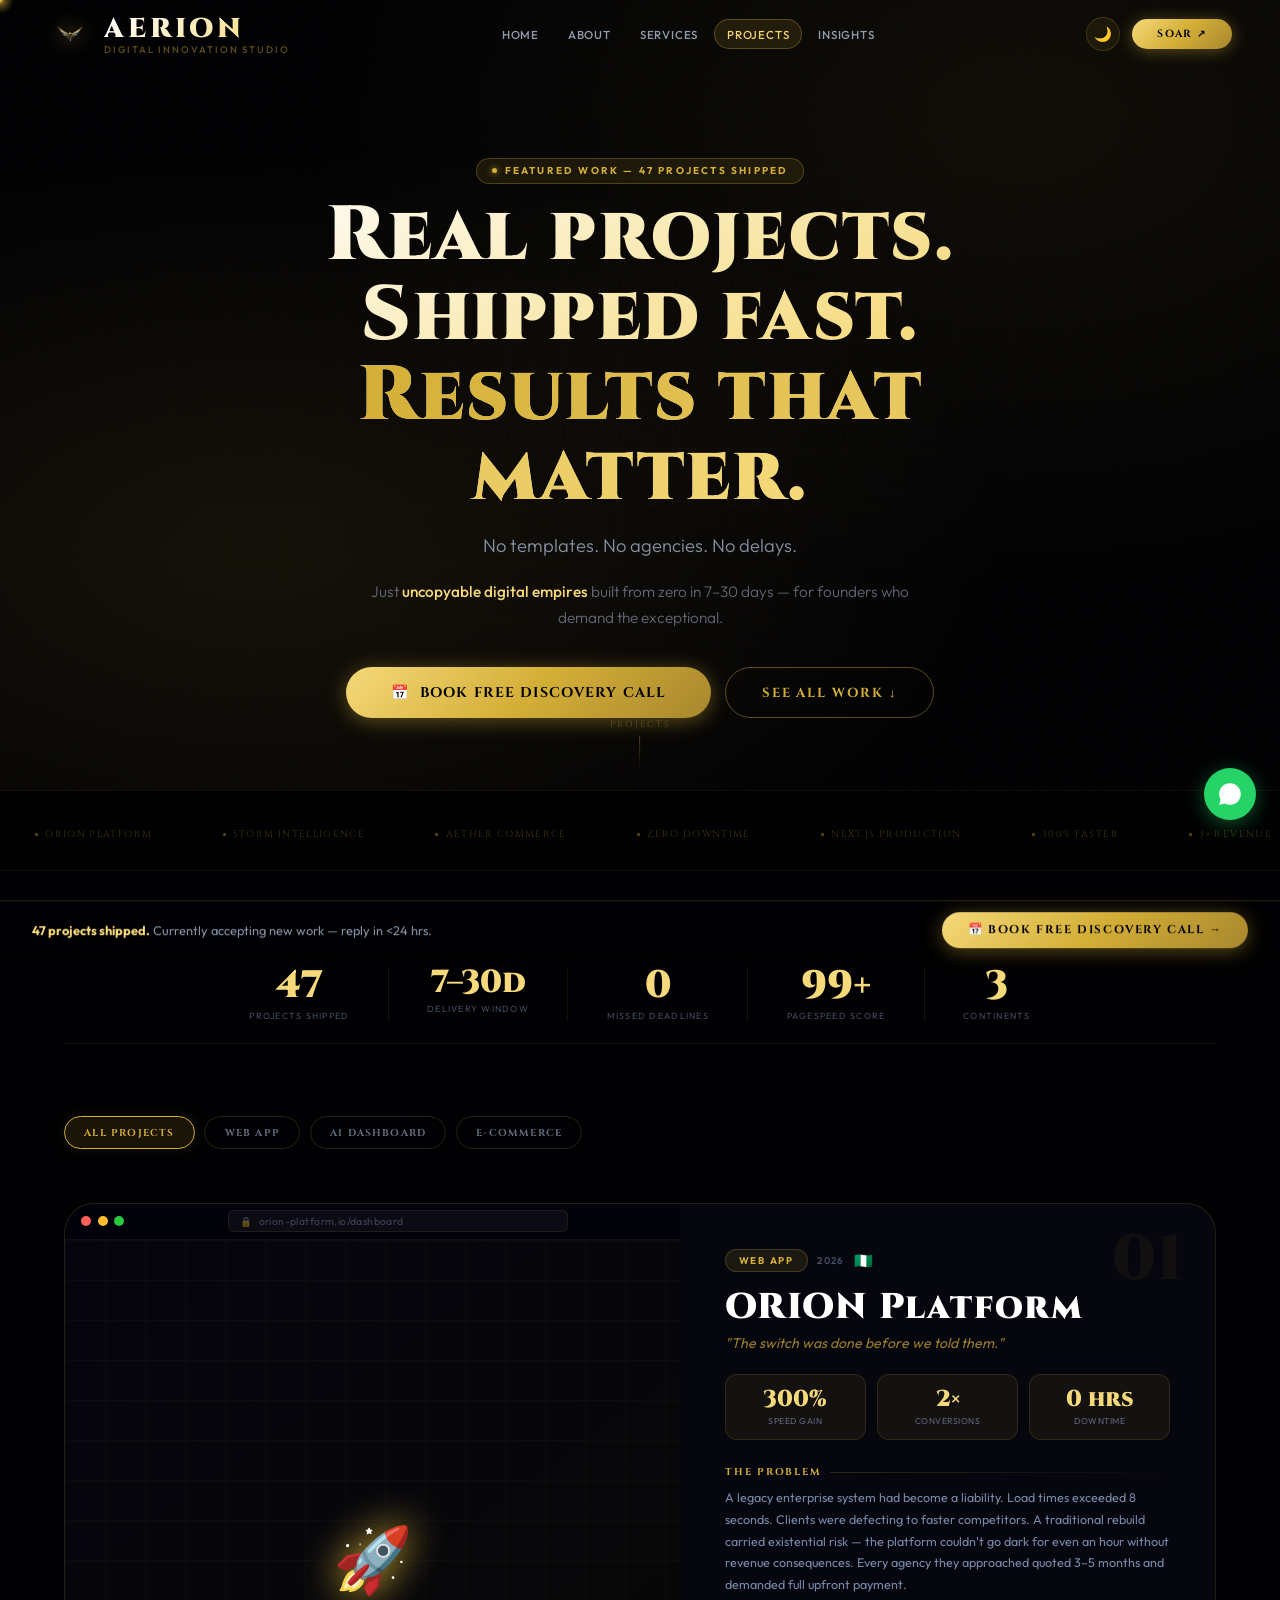
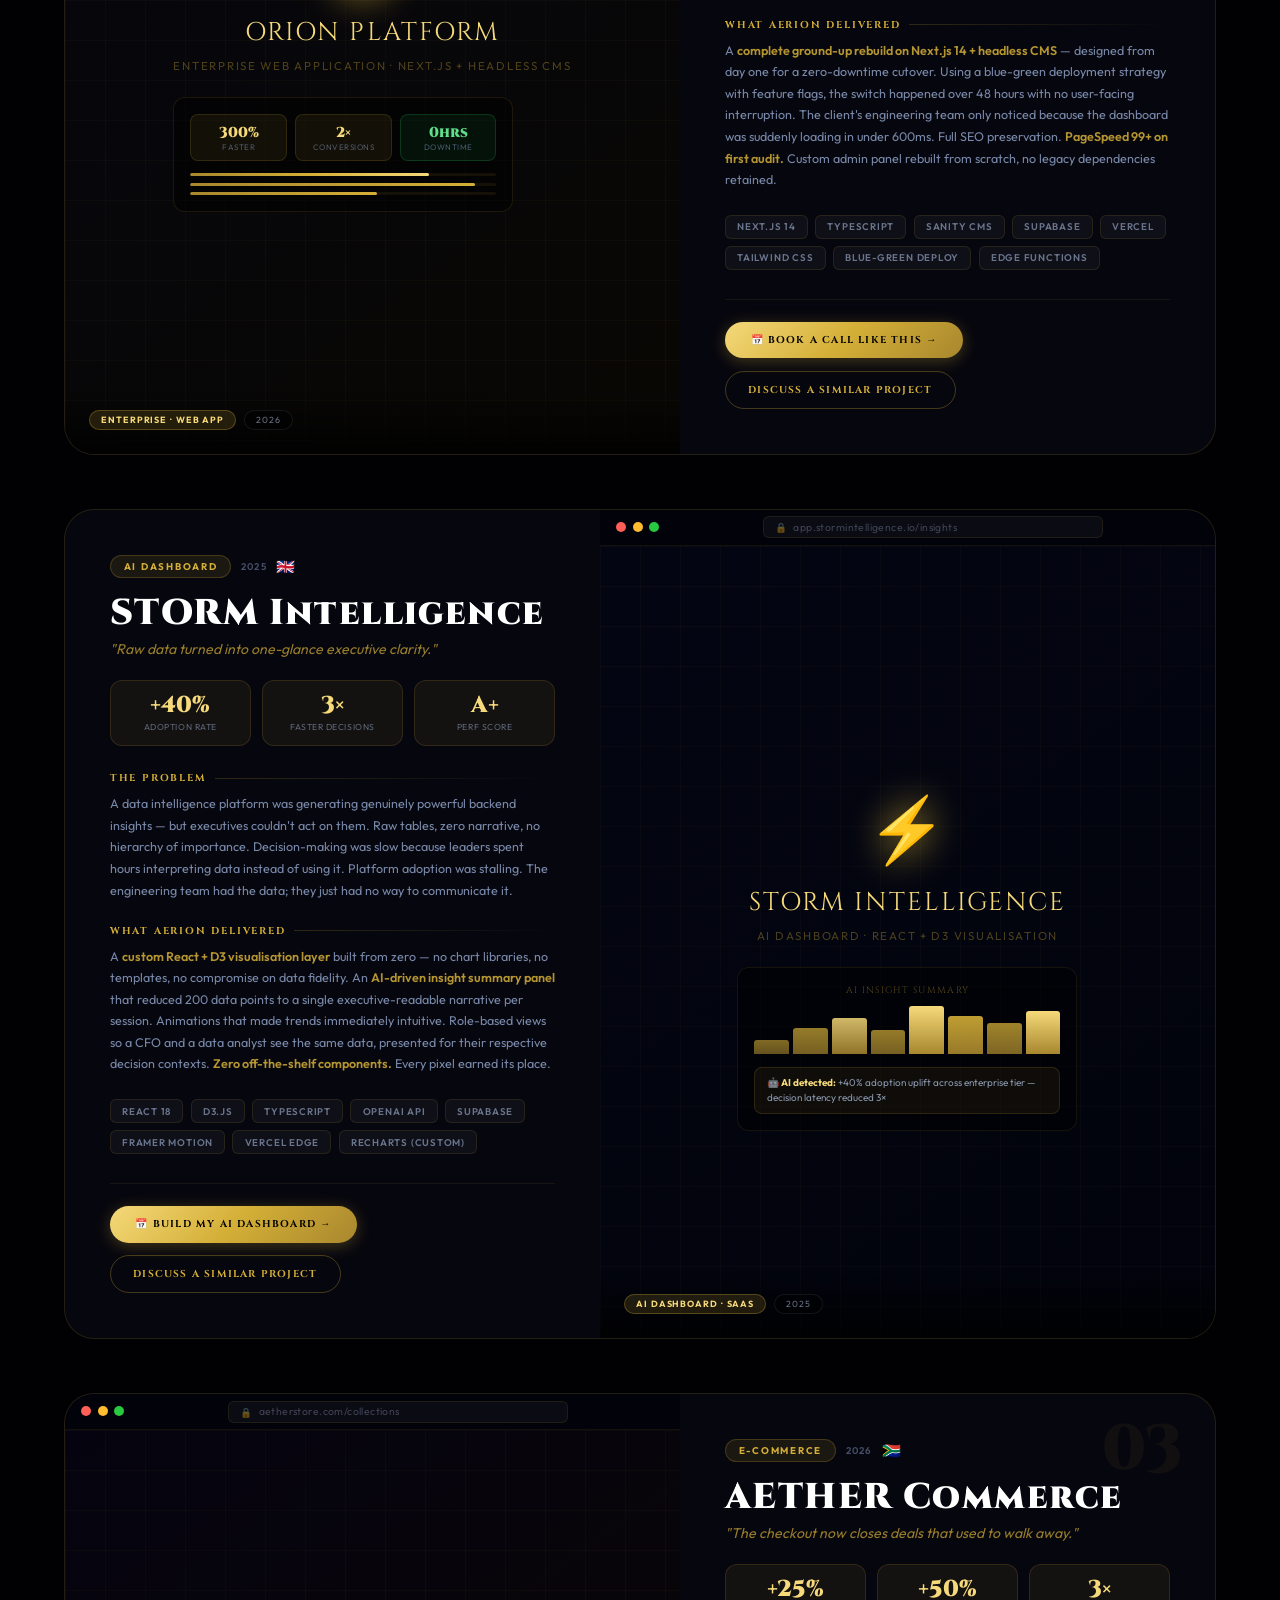
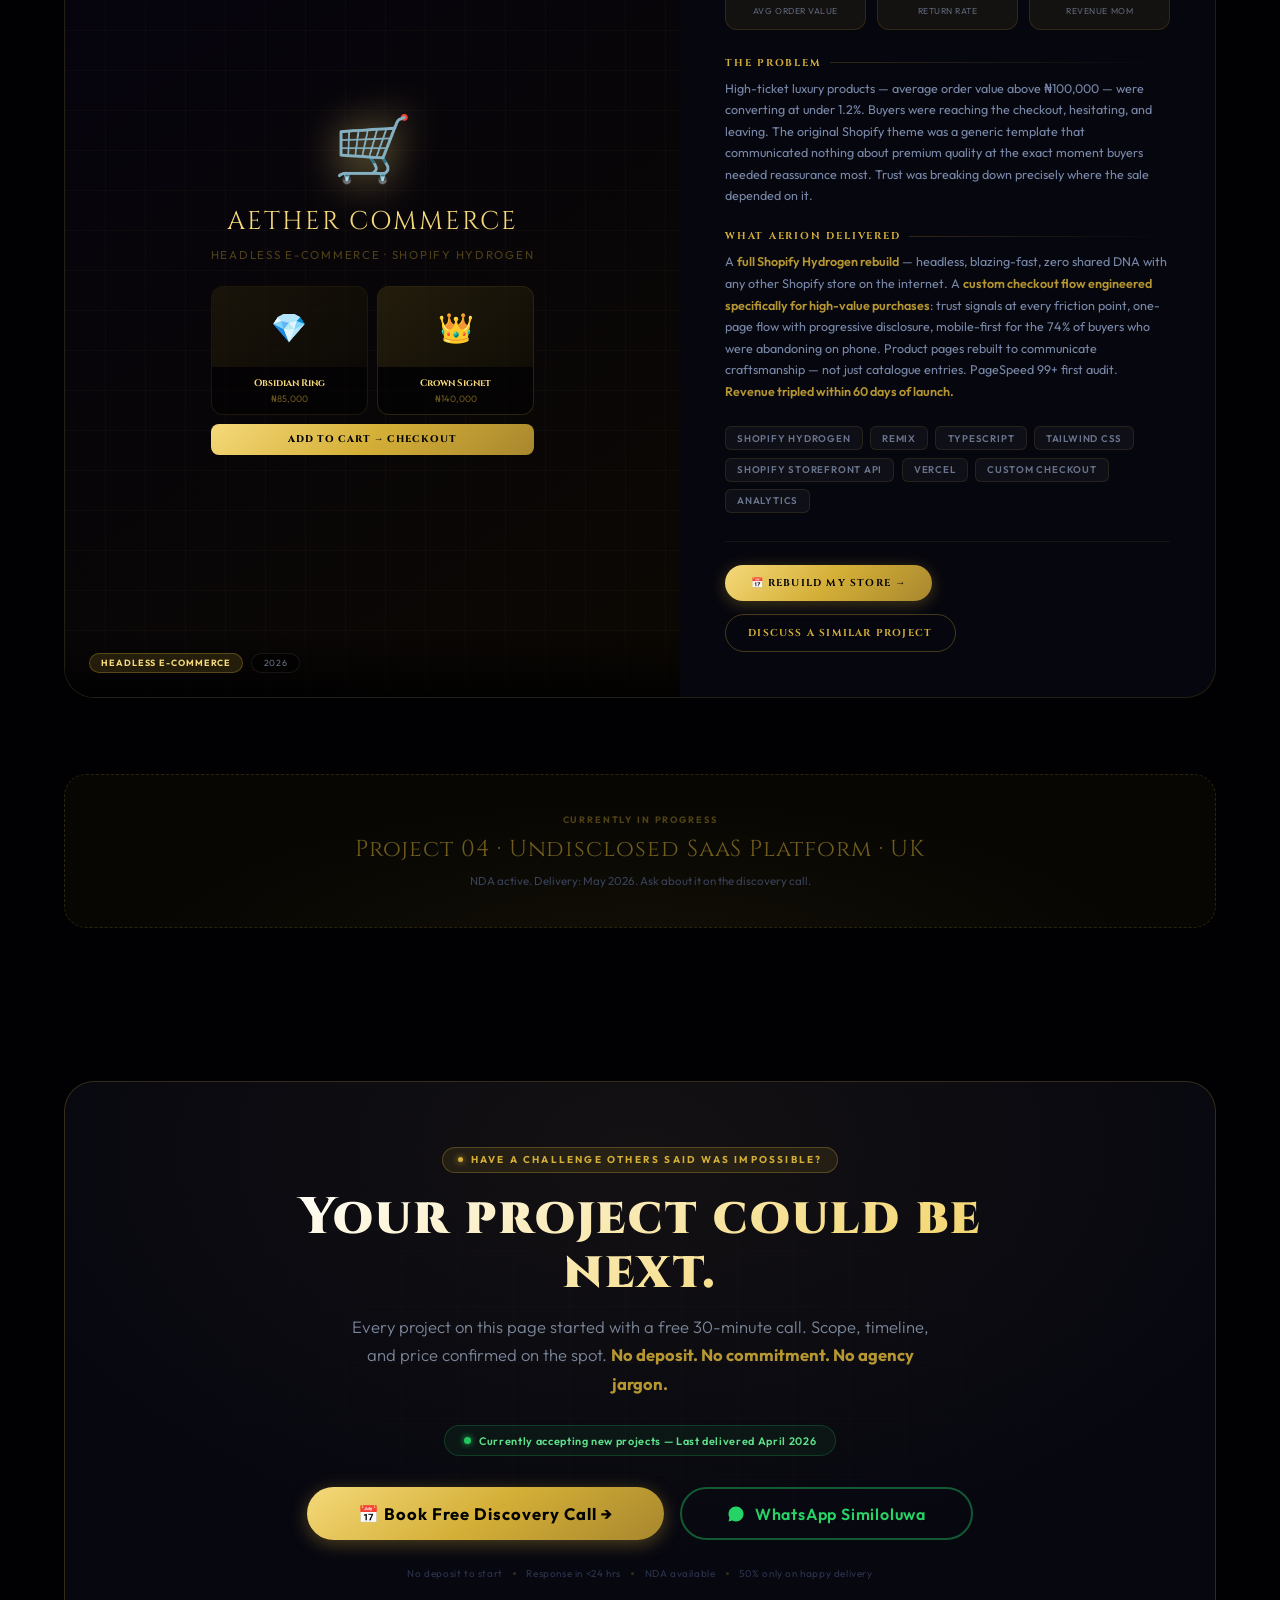
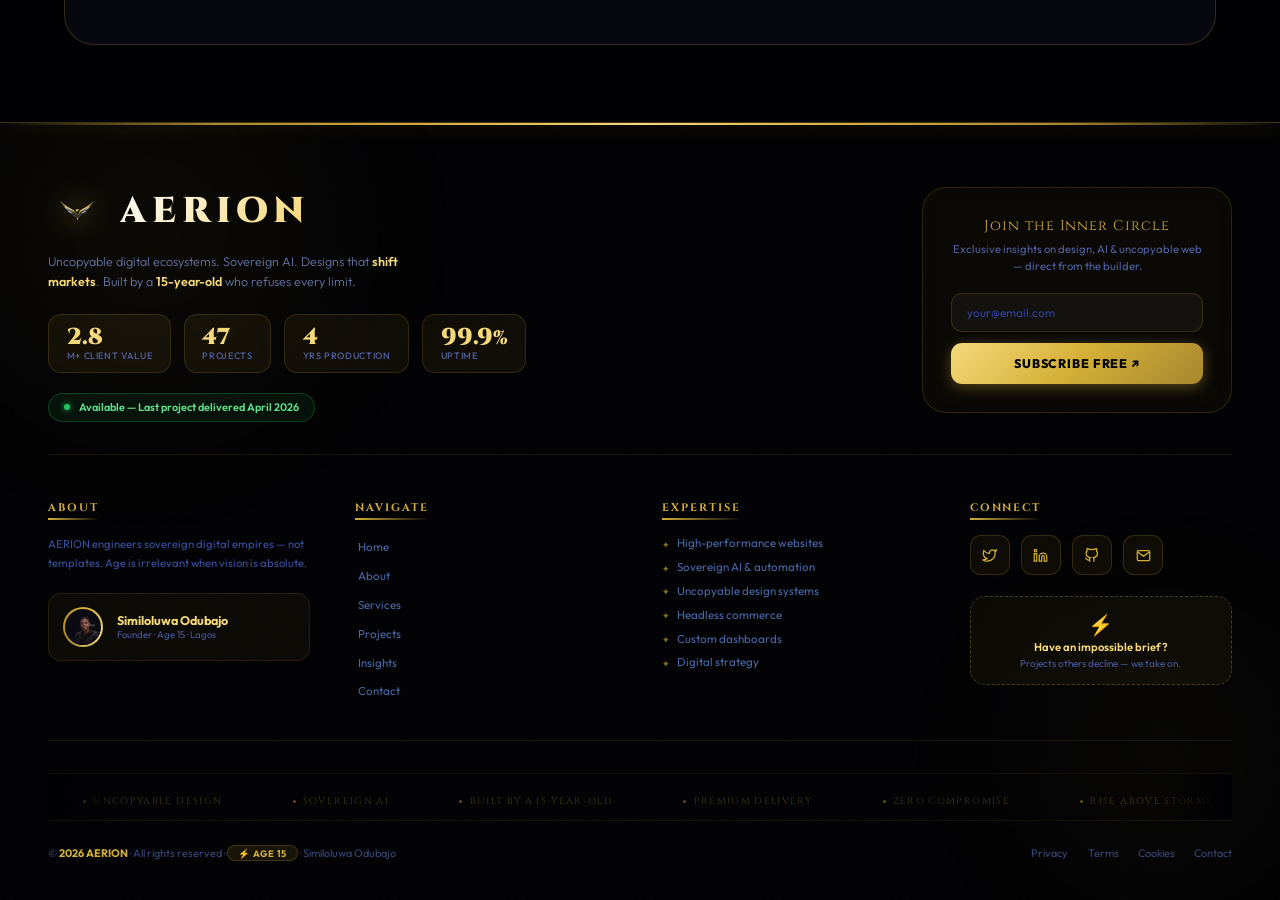
<file: projects.html>
<!DOCTYPE html>
<html lang="en">
<head>
<meta charset="UTF-8">
<meta name="viewport" content="width=device-width,initial-scale=1.0">
<title>AERION · Projects — Real Work. Real Results.</title>
<meta name="description" content="AERION project showcase — ORION Platform, STORM Intelligence, AETHER Commerce. Custom-built digital empires by Similoluwa Odubajo, Lagos. 47 projects shipped. Zero missed deadlines.">
<meta name="keywords" content="AERION projects, web design portfolio Lagos, custom website Nigeria, Next.js projects Africa, premium web development portfolio">
<meta property="og:title" content="AERION Projects — Real Work. Real Results.">
<meta property="og:description" content="47 projects shipped. Zero missed deadlines. No templates. No agencies. Built by a 15-year-old from Lagos, Nigeria.">
<meta property="og:type" content="website">
<meta property="og:image" content="assets/sleek-golden-eagle-emblem.png">
<link rel="icon" href="assets/sleek-golden-eagle-emblem.png">

<link rel="preconnect" href="https://fonts.googleapis.com">
<link rel="preconnect" href="https://fonts.gstatic.com" crossorigin>
<link rel="preload" as="style" href="https://fonts.googleapis.com/css2?family=Cinzel:wght@700;900&family=Outfit:wght@300;400;500;700;900&display=swap" onload="this.onload=null;this.rel='stylesheet'">
<noscript><link rel="stylesheet" href="https://fonts.googleapis.com/css2?family=Cinzel:wght@700;900&family=Outfit:wght@300;400;500;700;900&display=swap"></noscript>

<style>
/* ═══════════════════════════════════════════════════════════
   AERION — PROJECTS PAGE
   Inherits full design system from index.html
   ═══════════════════════════════════════════════════════════ */
:root{
  --g:#D4AF37;--gl:#f5d97a;--gd:#a8872e;--gu:#fff5c0;
  --bg:#010103;--bg2:#050508;
  --glass:rgba(255,255,255,.04);--gb:rgba(212,175,55,.18);
  --sp:cubic-bezier(.34,1.56,.64,1);
  --eo:cubic-bezier(.2,.9,.4,1);
  --ec:cubic-bezier(.76,0,.24,1);
  --nh:68px;
}
*{margin:0;padding:0;box-sizing:border-box;}
html{overflow-x:hidden;scroll-behavior:smooth;}
body{background:var(--bg);color:#ecf0f8;font-family:'Outfit',sans-serif;-webkit-font-smoothing:antialiased;overflow-x:hidden;}
::selection{background:var(--g);color:#010103;}
::-webkit-scrollbar{width:4px;}
::-webkit-scrollbar-track{background:var(--bg);}
::-webkit-scrollbar-thumb{background:linear-gradient(var(--g),var(--gd));border-radius:4px;}

/* SCROLL PROGRESS */
#spb{position:fixed;top:0;left:0;height:2px;width:0;background:linear-gradient(90deg,var(--gd),var(--g),var(--gl));z-index:99999;box-shadow:0 0 8px var(--g);pointer-events:none;}

/* CURSOR */
.co{position:fixed;width:28px;height:28px;border-radius:50%;background:radial-gradient(circle,rgba(212,175,55,.6),transparent 70%);pointer-events:none;z-index:9998;transform:translate(-50%,-50%);mix-blend-mode:screen;transition:width .15s,height .15s;}
.co.lg{width:64px;height:64px;background:radial-gradient(circle,rgba(212,175,55,.4),transparent 70%);}
.cd{position:fixed;width:5px;height:5px;border-radius:50%;background:var(--g);pointer-events:none;z-index:9999;transform:translate(-50%,-50%);box-shadow:0 0 6px var(--g);}
@media(max-width:768px){.co,.cd{display:none;}}
@media(min-width:769px){body{cursor:none;}}

/* NAVBAR */
.nb{position:fixed;top:0;left:0;right:0;height:var(--nh);z-index:1000;display:flex;align-items:center;justify-content:space-between;padding:0 clamp(1rem,4vw,3rem);transition:background .5s,border-color .5s,box-shadow .5s;}
.nb.on{background:rgba(1,1,3,.93);backdrop-filter:blur(24px);border-bottom:1px solid rgba(212,175,55,.2);box-shadow:0 4px 40px rgba(0,0,0,.7);}
.nb-scan{position:absolute;bottom:0;left:0;right:0;height:1px;background:linear-gradient(90deg,transparent,var(--g),var(--gl),var(--g),transparent);transform:scaleX(0);transform-origin:left;transition:transform .8s var(--eo);box-shadow:0 0 10px var(--g);}
.nb.on .nb-scan{transform:scaleX(1);}
.nb-logo{display:flex;align-items:center;gap:.75rem;text-decoration:none;flex-shrink:0;}
.nb-logo img{width:44px;height:44px;object-fit:contain;filter:drop-shadow(0 0 10px rgba(212,175,55,.8));animation:lf 4s ease-in-out infinite;}
@keyframes lf{0%,100%{transform:translateY(0);}50%{transform:translateY(-4px);filter:drop-shadow(0 0 20px rgba(212,175,55,1));}}
.nb-logo:hover img{animation:none;transform:scale(1.08) rotate(-4deg);}
.nb-txt{display:flex;flex-direction:column;line-height:1.1;}
.nb-name{font-family:'Cinzel',serif;font-size:clamp(1.2rem,2.5vw,1.7rem);font-weight:900;letter-spacing:.14em;background:linear-gradient(135deg,#fff,var(--gl),var(--g));-webkit-background-clip:text;background-clip:text;-webkit-text-fill-color:transparent;background-size:200% auto;animation:sh 5s linear infinite;}
@keyframes sh{0%{background-position:0%}100%{background-position:200%}}
.nb-sub{font-size:clamp(.48rem,.75vw,.6rem);letter-spacing:.2em;text-transform:uppercase;color:rgba(212,175,55,.45);font-weight:500;}
.nb-links{display:flex;align-items:center;gap:.2rem;}
.nb-link{color:rgba(180,195,215,.8);text-decoration:none;font-size:clamp(.72rem,.85vw,.87rem);font-weight:500;letter-spacing:.07em;text-transform:uppercase;padding:.48rem clamp(.5rem,1vw,.95rem);border-radius:40px;position:relative;transition:color .3s;white-space:nowrap;}
.nb-link::before{content:'';position:absolute;inset:0;border-radius:40px;background:rgba(212,175,55,.08);border:1px solid transparent;opacity:0;transform:scale(.85);transition:opacity .3s var(--sp),transform .3s var(--sp);}
.nb-link:hover{color:#fff;}.nb-link:hover::before{opacity:1;transform:scale(1);border-color:rgba(212,175,55,.2);}
.nb-link.act{color:var(--gl);}.nb-link.act::before{opacity:1;transform:scale(1);background:rgba(212,175,55,.12);border-color:rgba(212,175,55,.32);}
.nb-r{display:flex;align-items:center;gap:.7rem;flex-shrink:0;}
.nb-cta{position:relative;display:inline-flex;align-items:center;gap:.4rem;padding:clamp(.5rem,.9vh,.7rem) clamp(1rem,2vw,1.7rem);font-family:'Cinzel',serif;font-size:clamp(.65rem,.8vw,.8rem);font-weight:700;letter-spacing:.13em;text-transform:uppercase;color:#020200;text-decoration:none;border:none;border-radius:100px;cursor:pointer;overflow:hidden;isolation:isolate;flex-shrink:0;white-space:nowrap;background:linear-gradient(135deg,var(--gl),var(--g),var(--gd));box-shadow:0 2px 16px rgba(212,175,55,.4);transition:transform .4s var(--sp),box-shadow .4s;animation:cg 3s ease-in-out infinite;}
@keyframes cg{0%,100%{box-shadow:0 2px 16px rgba(212,175,55,.35);}50%{box-shadow:0 2px 30px rgba(212,175,55,.7),0 0 12px rgba(245,217,122,.3);}}
.nb-cta:hover{transform:translateY(-2px) scale(1.06);box-shadow:0 6px 28px rgba(212,175,55,.65);animation:none;}
.nb-thm{width:34px;height:34px;background:rgba(212,175,55,.08);border:1px solid rgba(212,175,55,.2);border-radius:50%;display:flex;align-items:center;justify-content:center;cursor:pointer;font-size:.9rem;color:var(--g);transition:all .35s var(--sp);flex-shrink:0;}
.nb-thm:hover{background:rgba(212,175,55,.2);transform:rotate(20deg) scale(1.1);}
.nb-ham{display:none;flex-direction:column;gap:5px;width:38px;height:38px;background:rgba(212,175,55,.07);border:1px solid rgba(212,175,55,.2);border-radius:11px;cursor:pointer;align-items:center;justify-content:center;flex-shrink:0;transition:all .3s var(--sp);}
.nb-ham:hover{background:rgba(212,175,55,.18);border-color:var(--g);}
.hl{display:block;height:2px;background:var(--g);border-radius:2px;transition:transform .35s cubic-bezier(.68,-.55,.265,1.55),opacity .3s,width .3s;}
.hl1{width:20px;}.hl2{width:14px;}.hl3{width:17px;}
.nb-ham.op .hl1{transform:translateY(7px) rotate(45deg);width:20px;}
.nb-ham.op .hl2{opacity:0;transform:scaleX(0);}
.nb-ham.op .hl3{transform:translateY(-7px) rotate(-45deg);width:20px;}
@media(max-width:900px){.nb-ham{display:flex;}.nb-links{display:none;}}

/* MOBILE DRAWER */
.mob-ov{position:fixed;inset:0;background:rgba(0,0,0,.75);backdrop-filter:blur(5px);z-index:1998;opacity:0;visibility:hidden;transition:.35s;}
.mob-ov.op{opacity:1;visibility:visible;}
.mob-dr{position:fixed;top:0;right:-110%;bottom:0;width:min(320px,85vw);z-index:1999;display:flex;flex-direction:column;transition:right .45s var(--sp);}
.mob-dr.op{right:0;}
.mob-bg{position:absolute;inset:0;background:rgba(2,2,5,.97);backdrop-filter:blur(28px);border-left:1px solid rgba(212,175,55,.18);}
.mob-bg::before{content:'';position:absolute;top:-80px;right:-60px;width:260px;height:260px;border-radius:50%;background:radial-gradient(circle,rgba(212,175,55,.07),transparent 70%);animation:ob 7s ease-in-out infinite;}
@keyframes ob{0%,100%{transform:scale(1);}50%{transform:scale(1.25);}}
.mob-in{position:relative;z-index:2;display:flex;flex-direction:column;height:100%;padding:0 1.8rem 1.8rem;}
.mob-hd{display:flex;align-items:center;justify-content:space-between;padding:1.4rem 0 1.6rem;border-bottom:1px solid rgba(212,175,55,.1);}
.mob-logo{display:flex;align-items:center;gap:.6rem;}
.mob-logo img{width:32px;filter:drop-shadow(0 0 8px var(--g));}
.mob-ln{font-family:'Cinzel',serif;font-size:1.1rem;font-weight:900;letter-spacing:.12em;background:linear-gradient(135deg,#fff,var(--gl));-webkit-background-clip:text;background-clip:text;-webkit-text-fill-color:transparent;}
.mob-cl{width:34px;height:34px;border-radius:10px;background:rgba(212,175,55,.08);border:1px solid rgba(212,175,55,.18);display:flex;align-items:center;justify-content:center;color:var(--g);font-size:1.1rem;cursor:pointer;transition:all .3s var(--sp);}
.mob-cl:hover{background:rgba(212,175,55,.2);transform:rotate(90deg);}
.mob-ls{flex:1;display:flex;flex-direction:column;gap:.15rem;margin-top:1.3rem;}
.mob-lk{display:flex;align-items:center;justify-content:space-between;padding:.9rem 1rem;border-radius:14px;text-decoration:none;color:rgba(180,195,215,.8);font-size:1.05rem;font-weight:500;border:1px solid transparent;transition:all .3s var(--sp);opacity:0;transform:translateX(28px);}
.mob-lk.an{opacity:1;transform:translateX(0);}
.mob-lk:hover{color:var(--gl);border-color:rgba(212,175,55,.2);background:rgba(212,175,55,.06);transform:translateX(5px);}
.mob-lk.act{color:var(--g);border-color:rgba(212,175,55,.28);background:rgba(212,175,55,.07);}
.mob-bot{padding-top:1.3rem;border-top:1px solid rgba(212,175,55,.1);display:flex;flex-direction:column;gap:.9rem;}
.mob-cta{position:relative;overflow:hidden;display:flex;align-items:center;justify-content:center;gap:.5rem;padding:.95rem;font-family:'Cinzel',serif;font-size:.8rem;font-weight:700;letter-spacing:.12em;text-transform:uppercase;color:#020200;text-decoration:none;border:none;border-radius:14px;cursor:pointer;background:linear-gradient(135deg,var(--gl),var(--g),var(--gd));box-shadow:0 4px 20px rgba(212,175,55,.38);transition:all .4s var(--sp);opacity:0;transform:translateY(18px);}
.mob-cta.an{opacity:1;transform:translateY(0);}
.mob-cta:hover{transform:translateY(-2px);box-shadow:0 8px 28px rgba(212,175,55,.55);}

/* SHARED UTILITIES */
.sl-gn{position:absolute;inset:0;pointer-events:none;opacity:.35;background-image:url("data:image/svg+xml,%3Csvg viewBox='0 0 200 200' xmlns='http://www.w3.org/2000/svg'%3E%3Cfilter id='n'%3E%3CfeTurbulence type='fractalNoise' baseFrequency='.9' numOctaves='4' stitchTiles='stitch'/%3E%3C/filter%3E%3Crect width='100%25' height='100%25' filter='url(%23n)' opacity='.06'/%3E%3C/svg%3E");background-size:128px;}
.sl-lbl{display:inline-flex;align-items:center;gap:.5rem;font-size:clamp(.6rem,.78vw,.72rem);font-weight:700;letter-spacing:.22em;text-transform:uppercase;color:var(--g);background:rgba(212,175,55,.1);border:1px solid rgba(212,175,55,.28);border-radius:40px;padding:.33rem .9rem;margin-bottom:clamp(.6rem,1.5vh,1rem);}
.sl-lbl-dot{width:5px;height:5px;border-radius:50%;background:var(--g);box-shadow:0 0 6px var(--g);animation:dp 1.8s ease-in-out infinite;}
@keyframes dp{0%,100%{transform:scale(1);}50%{transform:scale(1.7);box-shadow:0 0 10px var(--g);}}
@keyframes saAvail{from{opacity:0;transform:translateY(20px);filter:blur(4px);}to{opacity:1;transform:translateY(0);filter:blur(0);}}
.sl-h{font-family:'Cinzel',serif;font-size:clamp(1.8rem,5.5vw,5rem);font-weight:900;line-height:1.04;letter-spacing:.02em;background:linear-gradient(150deg,#fff 0%,var(--gl) 42%,var(--g) 78%,var(--gd) 100%);-webkit-background-clip:text;background-clip:text;-webkit-text-fill-color:transparent;background-size:200% auto;animation:sh 6s linear infinite;margin-bottom:clamp(.6rem,1.5vh,1.2rem);}
.sl-accent{-webkit-text-fill-color:transparent;background:linear-gradient(90deg,var(--g),var(--gl));-webkit-background-clip:text;background-clip:text;}
.sl-btn{position:relative;display:inline-flex;align-items:center;gap:.45rem;padding:clamp(.62rem,1.2vh,.85rem) clamp(1.2rem,2.2vw,2rem);font-family:'Cinzel',serif;font-size:clamp(.62rem,.78vw,.77rem);font-weight:700;letter-spacing:.14em;text-transform:uppercase;color:#020200;text-decoration:none;border:none;border-radius:100px;cursor:pointer;overflow:hidden;background:linear-gradient(135deg,var(--gl),var(--g),var(--gd));box-shadow:0 3px 20px rgba(212,175,55,.42);transition:all .4s var(--sp);}
.sl-btn::before{content:'';position:absolute;top:0;left:-80%;width:50%;height:100%;background:linear-gradient(90deg,transparent,rgba(255,255,255,.5),transparent);transform:skewX(-15deg);transition:left .55s;}
.sl-btn:hover{transform:translateY(-3px) scale(1.05);box-shadow:0 9px 32px rgba(212,175,55,.6);}.sl-btn:hover::before{left:130%;}
.sl-btn-g{display:inline-flex;align-items:center;gap:.45rem;padding:clamp(.62rem,1.2vh,.85rem) clamp(1.2rem,2.2vw,2rem);font-family:'Cinzel',serif;font-size:clamp(.62rem,.78vw,.77rem);font-weight:700;letter-spacing:.14em;text-transform:uppercase;color:var(--g);text-decoration:none;border:1.5px solid rgba(212,175,55,.42);border-radius:100px;cursor:pointer;overflow:hidden;background:transparent;transition:all .4s var(--sp);position:relative;}
.sl-btn-g::before{content:'';position:absolute;inset:0;background:linear-gradient(135deg,var(--gl),var(--g));opacity:0;transition:opacity .35s;z-index:-1;}
.sl-btn-g:hover{color:#020200;border-color:transparent;transform:translateY(-3px);}.sl-btn-g:hover::before{opacity:1;}

/* SEC HEADING */
.sh{font-family:'Cinzel',serif;font-size:clamp(1.7rem,3.8vw,3.2rem);font-weight:900;background:linear-gradient(145deg,#fff 18%,var(--gl) 62%,var(--g) 100%);-webkit-background-clip:text;background-clip:text;-webkit-text-fill-color:transparent;letter-spacing:.06em;margin-bottom:clamp(1.2rem,2.5vh,2rem);position:relative;display:inline-block;}
.sh::after{content:'';position:absolute;bottom:-7px;left:0;width:0;height:2px;background:linear-gradient(90deg,var(--g),transparent);border-radius:2px;transition:width .9s var(--eo);box-shadow:0 0 8px var(--g);}
.sh.vs::after{width:55%;}

/* REVEAL SYSTEM */
.rv{opacity:0;transform:translateY(36px);filter:blur(3px);transition:opacity .85s var(--eo),transform .85s var(--eo),filter .7s ease;}
.rv.vs{opacity:1;transform:translateY(0);filter:blur(0);}
.rv-l{opacity:0;transform:translateX(-36px);filter:blur(3px);transition:opacity .85s var(--eo),transform .85s var(--eo),filter .7s ease;}
.rv-l.vs{opacity:1;transform:translateX(0);filter:blur(0);}
.rv-r{opacity:0;transform:translateX(36px);filter:blur(3px);transition:opacity .85s var(--eo),transform .85s var(--eo),filter .7s ease;}
.rv-r.vs{opacity:1;transform:translateX(0);filter:blur(0);}
.sg>*{opacity:0;transform:translateY(28px);filter:blur(3px);transition:opacity .72s var(--eo),transform .72s var(--eo),filter .6s ease;}
.sg.vs>*{opacity:1;transform:translateY(0);filter:blur(0);}
.sg.vs>*:nth-child(1){transition-delay:0s;}.sg.vs>*:nth-child(2){transition-delay:.08s;}.sg.vs>*:nth-child(3){transition-delay:.16s;}.sg.vs>*:nth-child(4){transition-delay:.24s;}.sg.vs>*:nth-child(5){transition-delay:.32s;}.sg.vs>*:nth-child(6){transition-delay:.4s;}

/* MARQUEE */
.mq{overflow:hidden;white-space:nowrap;padding:1.8rem 0;background:rgba(0,0,0,.22);border-top:1px solid rgba(212,175,55,.07);border-bottom:1px solid rgba(212,175,55,.07);}
.mq-in{display:inline-block;animation:mq 24s linear infinite;}
@keyframes mq{0%{transform:translateX(0);}100%{transform:translateX(-50%);}}
.mq-it{display:inline-flex;align-items:center;gap:.45rem;margin:0 2.2rem;font-family:'Cinzel',serif;font-size:clamp(.58rem,.75vw,.68rem);letter-spacing:.14em;text-transform:uppercase;color:rgba(212,175,55,.3);}
.mq-d{width:3px;height:3px;background:var(--g);border-radius:50%;opacity:.45;}

/* SEC WRAPPER */
.sec{max-width:1380px;margin:0 auto;padding:clamp(3.5rem,6vw,6rem) clamp(1.2rem,5vw,4rem);}

/* STICKY CTA BAR */
#stickyCta{position:fixed;bottom:0;left:0;right:0;z-index:998;padding:.7rem clamp(1rem,3vw,2rem);background:rgba(1,1,3,.97);backdrop-filter:blur(20px);border-top:1px solid rgba(212,175,55,.2);display:flex;align-items:center;justify-content:space-between;gap:1rem;flex-wrap:wrap;transform:translateY(100%);transition:transform .5s var(--sp);}

/* ═══════════════ PROJECTS-SPECIFIC STYLES ═══════════════ */

/* FILTER BAR */
.filter-bar{display:flex;flex-wrap:wrap;gap:.6rem;margin-bottom:clamp(2rem,4vh,3.5rem);}
.filter-btn{padding:.52rem 1.2rem;font-family:'Cinzel',serif;font-size:clamp(.62rem,.78vw,.72rem);font-weight:700;letter-spacing:.12em;text-transform:uppercase;border-radius:40px;border:1px solid rgba(212,175,55,.2);background:transparent;color:rgba(180,200,230,.55);cursor:pointer;transition:border-color .25s var(--eo),color .25s var(--eo),background .25s var(--eo),transform .2s var(--sp),box-shadow .25s var(--eo);-webkit-tap-highlight-color:transparent;touch-action:manipulation;}
.filter-btn:hover{border-color:rgba(212,175,55,.45);color:var(--gl);}
.filter-btn:active{transform:scale(.94);opacity:.82;}
.filter-btn.active{background:rgba(212,175,55,.12);border-color:var(--g);color:var(--g);box-shadow:0 0 14px rgba(212,175,55,.12);}
@media(max-width:768px){
  .filter-btn{padding:.58rem 1.1rem;font-size:.68rem;-webkit-tap-highlight-color:transparent;}
  .filter-btn:active{transform:scale(.93);background:rgba(212,175,55,.1);border-color:rgba(212,175,55,.35);color:var(--gl);transition:transform .12s var(--sp),background .12s,border-color .12s,color .12s;}
}

/* PROJECT CARDS — EXPANDED */
.proj-list{display:flex;flex-direction:column;gap:clamp(3rem,6vh,6rem);}

.proj-item{position:relative;border-radius:clamp(16px,2.5vw,30px);border:1px solid rgba(212,175,55,.14);background:rgba(8,8,18,.82);backdrop-filter:blur(18px);overflow:hidden;transition:border-color .5s,box-shadow .5s;-webkit-tap-highlight-color:transparent;}
.proj-item:hover{border-color:rgba(212,175,55,.38);box-shadow:0 24px 80px rgba(0,0,0,.5),0 0 50px rgba(212,175,55,.1);}
@media(max-width:768px){
  .proj-item:active{border-color:rgba(212,175,55,.3);box-shadow:0 8px 32px rgba(0,0,0,.4),0 0 18px rgba(212,175,55,.07);transform:scale(.993);transition:transform .15s var(--sp),border-color .15s,box-shadow .15s;}
}

/* top accent line */
.proj-item::before{content:'';position:absolute;top:0;left:0;right:0;height:2px;background:linear-gradient(90deg,var(--gd),var(--g),var(--gl));transform:scaleX(0);transform-origin:left;transition:transform .65s var(--sp);}
.proj-item:hover::before{transform:scaleX(1);}

/* inner radial */
.proj-item::after{content:'';position:absolute;bottom:-30%;right:-10%;width:60%;height:120%;background:radial-gradient(ellipse,rgba(212,175,55,.04),transparent 70%);pointer-events:none;opacity:0;transition:opacity .5s;}
.proj-item:hover::after{opacity:1;}

/* LAYOUT: alternating left/right image */
.proj-inner{display:grid;grid-template-columns:1.15fr 1fr;gap:0;align-items:stretch;position:relative;z-index:2;}
.proj-item:nth-child(even) .proj-inner{grid-template-columns:1fr 1.15fr;}
.proj-item:nth-child(even) .proj-img-col{order:2;}
.proj-item:nth-child(even) .proj-text-col{order:1;}

@media(max-width:900px){
  .proj-inner{grid-template-columns:1fr!important;}
  .proj-img-col{order:1!important;}
  .proj-text-col{order:2!important;}
}

/* IMAGE COLUMN */
.proj-img-col{position:relative;overflow:hidden;min-height:clamp(280px,40vh,500px);}
.proj-screenshot{width:100%;height:100%;object-fit:cover;object-position:top;display:block;transition:transform .9s var(--eo),filter .6s;}
.proj-item:hover .proj-screenshot{transform:scale(1.04);}

/* screenshot placeholder — displays when real image not available */
.proj-mock{width:100%;height:100%;min-height:clamp(280px,40vh,500px);display:flex;flex-direction:column;align-items:center;justify-content:center;gap:1.5rem;position:relative;overflow:hidden;}
.proj-mock-bg{position:absolute;inset:0;background:linear-gradient(145deg,rgba(5,5,15,.95),rgba(10,8,2,.9));}
.proj-mock-grid{position:absolute;inset:0;background-image:linear-gradient(rgba(212,175,55,.03) 1px,transparent 1px),linear-gradient(90deg,rgba(212,175,55,.03) 1px,transparent 1px);background-size:40px 40px;}
.proj-mock-content{position:relative;z-index:2;text-align:center;padding:2rem;}
.proj-mock-icon{font-size:clamp(3rem,5vw,5.5rem);display:block;margin-bottom:1rem;filter:drop-shadow(0 0 20px var(--g));animation:rf 4s ease-in-out infinite;}
.proj-mock-title{font-family:'Cinzel',serif;font-size:clamp(1.2rem,2vw,1.9rem);color:var(--gl);letter-spacing:.08em;margin-bottom:.5rem;}
.proj-mock-sub{font-size:clamp(.7rem,.9vw,.82rem);color:rgba(212,175,55,.35);letter-spacing:.15em;text-transform:uppercase;}

/* browser chrome overlay */
.proj-chrome{position:absolute;top:0;left:0;right:0;height:36px;background:rgba(3,3,10,.92);backdrop-filter:blur(8px);display:flex;align-items:center;gap:.5rem;padding:0 1rem;z-index:3;border-bottom:1px solid rgba(212,175,55,.08);}
.proj-chrome-dots{display:flex;gap:.4rem;}
.proj-chrome-dot{width:10px;height:10px;border-radius:50%;}
.proj-chrome-dot:nth-child(1){background:#ff5f57;}
.proj-chrome-dot:nth-child(2){background:#febc2e;}
.proj-chrome-dot:nth-child(3){background:#28c840;}
.proj-chrome-bar{flex:1;height:22px;background:rgba(255,255,255,.04);border:1px solid rgba(212,175,55,.1);border-radius:6px;display:flex;align-items:center;padding:0 .7rem;gap:.4rem;max-width:340px;margin:0 auto;}
.proj-chrome-lock{font-size:.6rem;color:rgba(212,175,55,.4);}
.proj-chrome-url{font-size:.65rem;color:rgba(180,200,240,.3);letter-spacing:.04em;font-family:'Outfit',sans-serif;}
.proj-img-overlay{position:absolute;bottom:0;left:0;right:0;padding:1.5rem;background:linear-gradient(to top,rgba(0,0,0,.85),transparent);z-index:3;display:flex;gap:.5rem;flex-wrap:wrap;}

/* TEXT COLUMN */
.proj-text-col{padding:clamp(2rem,3.5vw,3.5rem);}

.proj-num{font-family:'Cinzel',serif;font-size:clamp(3rem,5vw,5.5rem);font-weight:900;color:rgba(212,175,55,.06);line-height:1;position:absolute;top:1.5rem;right:2rem;pointer-events:none;z-index:0;}

.proj-eyebrow{display:flex;align-items:center;gap:.6rem;flex-wrap:wrap;margin-bottom:1rem;}
.proj-cat{font-size:clamp(.6rem,.76vw,.7rem);font-weight:700;letter-spacing:.18em;text-transform:uppercase;color:var(--g);background:rgba(212,175,55,.1);border:1px solid rgba(212,175,55,.22);border-radius:40px;padding:.26rem .8rem;}
.proj-year{font-size:clamp(.6rem,.76vw,.7rem);color:rgba(130,150,190,.5);letter-spacing:.12em;text-transform:uppercase;font-weight:600;}
.proj-flag{font-size:.95rem;}

.proj-title{font-family:'Cinzel',serif;font-size:clamp(1.6rem,2.8vw,2.5rem);font-weight:900;color:#fff;margin-bottom:.4rem;letter-spacing:.04em;line-height:1.1;}
.proj-tagline{font-size:clamp(.8rem,1.1vw,1rem);color:rgba(212,175,55,.7);margin-bottom:1.4rem;font-weight:400;font-style:italic;}

/* METRICS */
.proj-metrics{display:grid;grid-template-columns:repeat(3,1fr);gap:.7rem;margin-bottom:1.6rem;}
.proj-metric{background:rgba(212,175,55,.07);border:1px solid rgba(212,175,55,.15);border-radius:12px;padding:.8rem .6rem;text-align:center;transition:all .35s var(--sp);}
.proj-metric:hover{border-color:var(--g);transform:translateY(-3px);box-shadow:0 8px 24px rgba(212,175,55,.15);}
.proj-metric-n{font-family:'Cinzel',serif;font-size:clamp(1rem,1.8vw,1.5rem);font-weight:900;color:var(--gl);line-height:1;}
.proj-metric-l{font-size:clamp(.54rem,.68vw,.64rem);color:rgba(140,160,190,.6);letter-spacing:.06em;text-transform:uppercase;margin-top:.25rem;}

/* SECTIONS */
.proj-section{margin-bottom:1.4rem;}
.proj-section-label{font-family:'Cinzel',serif;font-size:clamp(.62rem,.78vw,.72rem);font-weight:700;letter-spacing:.18em;text-transform:uppercase;color:var(--g);margin-bottom:.5rem;display:flex;align-items:center;gap:.5rem;}
.proj-section-label::after{content:'';flex:1;height:1px;background:linear-gradient(90deg,rgba(212,175,55,.2),transparent);}
.proj-section p{font-size:clamp(.78rem,.98vw,.92rem);color:#7888a8;line-height:1.72;}
.proj-section strong{color:rgba(212,175,55,.85);font-weight:600;}

/* TECH STACK */
.proj-stack{display:flex;flex-wrap:wrap;gap:.45rem;margin-top:1.5rem;}
.proj-tag{font-size:clamp(.6rem,.76vw,.7rem);font-weight:600;letter-spacing:.08em;text-transform:uppercase;color:rgba(180,200,238,.55);background:rgba(255,255,255,.04);border:1px solid rgba(212,175,55,.12);border-radius:6px;padding:.28rem .7rem;transition:all .3s;}
.proj-tag:hover{border-color:rgba(212,175,55,.35);color:var(--gl);}

/* CTA STRIP inside project card */
.proj-cta{display:flex;align-items:center;gap:.8rem;flex-wrap:wrap;margin-top:1.8rem;padding-top:1.4rem;border-top:1px solid rgba(212,175,55,.08);}
.proj-link-btn{position:relative;display:inline-flex;align-items:center;gap:.4rem;padding:.7rem 1.6rem;font-family:'Cinzel',serif;font-size:clamp(.62rem,.78vw,.74rem);font-weight:700;letter-spacing:.12em;text-transform:uppercase;color:#020200;text-decoration:none;border:none;border-radius:100px;cursor:pointer;overflow:hidden;background:linear-gradient(135deg,var(--gl),var(--g),var(--gd));box-shadow:0 3px 16px rgba(212,175,55,.3);transition:all .4s var(--sp);-webkit-tap-highlight-color:transparent;touch-action:manipulation;}
.proj-link-btn::before{content:'';position:absolute;top:0;left:-80%;width:50%;height:100%;background:linear-gradient(90deg,transparent,rgba(255,255,255,.42),transparent);transform:skewX(-15deg);transition:left .55s;}
.proj-link-btn:hover{transform:translateY(-2px) scale(1.04);box-shadow:0 7px 24px rgba(212,175,55,.45);}.proj-link-btn:hover::before{left:130%;}
.proj-link-btn:active{transform:scale(.96);box-shadow:0 2px 10px rgba(212,175,55,.3);transition:transform .1s var(--sp),box-shadow .1s;}
.proj-link-ghost{display:inline-flex;align-items:center;gap:.4rem;padding:.68rem 1.4rem;font-family:'Cinzel',serif;font-size:clamp(.62rem,.78vw,.74rem);font-weight:700;letter-spacing:.12em;text-transform:uppercase;color:var(--g);text-decoration:none;border:1.5px solid rgba(212,175,55,.3);border-radius:100px;cursor:pointer;background:transparent;transition:all .35s var(--sp);-webkit-tap-highlight-color:transparent;touch-action:manipulation;}
.proj-link-ghost:hover{border-color:var(--g);background:rgba(212,175,55,.07);transform:translateY(-2px);}
.proj-link-ghost:active{transform:scale(.96);background:rgba(212,175,55,.1);border-color:var(--g);transition:transform .1s var(--sp),background .1s,border-color .1s;}

/* CLOSING CTA */
.cta-close{position:relative;overflow:hidden;border-radius:clamp(16px,2.5vw,30px);border:1px solid rgba(212,175,55,.22);background:rgba(8,8,18,.9);backdrop-filter:blur(18px);padding:clamp(2.5rem,5vw,5rem) clamp(1.5rem,4vw,4rem);text-align:center;}
.cta-close::before{content:'';position:absolute;top:-60%;left:-20%;width:140%;height:160%;background:radial-gradient(ellipse at 50% 45%,rgba(212,175,55,.06),transparent 60%);animation:os 40s linear infinite;pointer-events:none;}
@keyframes os{100%{transform:rotate(360deg);}}
.cta-close-grid{position:absolute;inset:0;background-image:linear-gradient(rgba(212,175,55,.025) 1px,transparent 1px),linear-gradient(90deg,rgba(212,175,55,.025) 1px,transparent 1px);background-size:56px 56px;mask-image:radial-gradient(ellipse at 50% 50%,black 20%,transparent 75%);pointer-events:none;}

/* STATS ROW */
.stats-row{display:flex;flex-wrap:wrap;justify-content:center;gap:0;padding:clamp(1.2rem,2.5vh,2rem) 0;border-top:1px solid rgba(212,175,55,.1);border-bottom:1px solid rgba(212,175,55,.1);margin:clamp(2rem,4vh,3.5rem) 0;}
.stat-cell{display:flex;flex-direction:column;align-items:center;padding:0 clamp(1.5rem,3vw,3rem);}
.stat-cell+.stat-cell{border-left:1px solid rgba(212,175,55,.1);}
.stat-n{font-family:'Cinzel',serif;font-size:clamp(1.8rem,3vw,2.8rem);font-weight:900;color:var(--gl);line-height:1;}
.stat-l{font-size:clamp(.56rem,.7vw,.66rem);color:rgba(140,160,200,.48);text-transform:uppercase;letter-spacing:.14em;margin-top:.3rem;}

/* FOOTER */
.ft{position:relative;overflow:hidden;background:#010103;border-top:1px solid rgba(212,175,55,.28);}
#ftcv{position:absolute;inset:0;width:100%;height:100%;pointer-events:none;z-index:0;opacity:.8;}
.ft-gn{position:absolute;inset:0;z-index:1;pointer-events:none;background-image:url("data:image/svg+xml,%3Csvg viewBox='0 0 200 200' xmlns='http://www.w3.org/2000/svg'%3E%3Cfilter id='n'%3E%3CfeTurbulence type='fractalNoise' baseFrequency='.9' numOctaves='4' stitchTiles='stitch'/%3E%3C/filter%3E%3Crect width='100%25' height='100%25' filter='url(%23n)' opacity='.04'/%3E%3C/svg%3E");background-size:128px;opacity:.5;}
.ft-gl{position:absolute;top:0;left:0;right:0;height:2px;background:linear-gradient(90deg,transparent,var(--gd),var(--g),var(--gl),var(--g),var(--gd),transparent);box-shadow:0 0 18px rgba(212,175,55,.38);animation:gp 3s ease-in-out infinite;}
@keyframes gp{0%,100%{opacity:.65;}50%{opacity:1;}}
.ft-orb{position:absolute;border-radius:50%;pointer-events:none;filter:blur(75px);}
.ft-o1{width:min(480px,55vw);height:min(480px,55vw);background:radial-gradient(circle,rgba(212,175,55,.07),transparent 70%);top:-130px;left:-90px;animation:od1 18s ease-in-out infinite;}
.ft-o2{width:min(380px,45vw);height:min(380px,45vw);background:radial-gradient(circle,rgba(212,175,55,.05),transparent 70%);bottom:-40px;right:-70px;animation:od2 22s ease-in-out infinite;}
@keyframes od1{0%,100%{transform:translate(0,0);}50%{transform:translate(30px,-22px);}}
@keyframes od2{0%,100%{transform:translate(0,0);}50%{transform:translate(-38px,22px);}}
.ft-in{position:relative;z-index:5;max-width:1380px;margin:0 auto;padding:clamp(3rem,5vw,5rem) clamp(1.2rem,4vw,3rem) clamp(1.5rem,3vw,2.5rem);}
.ft-hero{display:flex;align-items:flex-start;justify-content:space-between;gap:clamp(2rem,4vw,4rem);flex-wrap:wrap;margin-bottom:clamp(2.5rem,4vh,3.5rem);padding-bottom:clamp(2rem,3.5vh,3rem);border-bottom:1px solid rgba(212,175,55,.1);}
.ft-hero-l{flex:1;min-width:clamp(230px,38vw,340px);}
.ft-lrow{display:inline-flex;align-items:center;gap:.85rem;margin-bottom:1rem;}
.ft-li{width:clamp(42px,5.5vw,58px);filter:drop-shadow(0 0 14px rgba(212,175,55,.78));animation:lf 4s ease-in-out infinite;}
.ft-ln{font-family:'Cinzel',serif;font-size:clamp(1.6rem,2.8vw,2.4rem);font-weight:900;letter-spacing:.17em;background:linear-gradient(135deg,#fff,var(--gl),var(--g));-webkit-background-clip:text;background-clip:text;-webkit-text-fill-color:transparent;background-size:200% auto;animation:sh 5s linear infinite;}
.ft-tag{font-size:clamp(.78rem,.98vw,.92rem);font-weight:300;color:#6878a8;max-width:380px;line-height:1.63;margin-bottom:1.4rem;}
.ft-tag strong{color:var(--gl);font-weight:600;}
.ft-sts{display:flex;flex-wrap:wrap;gap:.8rem;margin-bottom:1.3rem;}
.ft-st{display:flex;flex-direction:column;gap:.1rem;background:rgba(212,175,55,.07);border:1px solid rgba(212,175,55,.17);border-radius:13px;padding:.65rem 1.1rem;transition:all .4s var(--sp);}
.ft-st:hover{border-color:var(--g);transform:translateY(-3px);}
.ft-sn{font-family:'Cinzel',serif;font-size:clamp(1.1rem,1.8vw,1.45rem);font-weight:900;color:var(--gl);line-height:1;}
.ft-sl{font-size:clamp(.58rem,.72vw,.68rem);color:#5060a0;letter-spacing:.07em;text-transform:uppercase;font-weight:500;}
.ft-av{display:inline-flex;align-items:center;gap:.52rem;background:rgba(34,197,94,.08);border:1px solid rgba(34,197,94,.26);border-radius:40px;padding:.38rem .95rem;font-size:clamp(.68rem,.85vw,.78rem);font-weight:600;color:#5fdf8a;}
.ft-avd{width:6px;height:6px;border-radius:50%;background:#22c55e;box-shadow:0 0 6px #22c55e;animation:dp 1.8s ease-in-out infinite;}
.ft-hero-r{flex:0 0 auto;min-width:clamp(230px,26vw,310px);max-width:310px;background:rgba(212,175,55,.04);border:1px solid rgba(212,175,55,.17);border-radius:clamp(14px,2vw,24px);padding:clamp(1.3rem,2.2vw,1.9rem);text-align:center;backdrop-filter:blur(12px);transition:all .5s var(--sp);}
.ft-hero-r:hover{border-color:var(--g);box-shadow:0 16px 50px rgba(0,0,0,.4),0 0 30px rgba(212,175,55,.1);}
.ft-st2{font-family:'Cinzel',serif;font-size:clamp(.84rem,1.1vw,.98rem);color:var(--g);margin-bottom:.4rem;letter-spacing:.07em;}
.ft-sd{font-size:clamp(.7rem,.88vw,.8rem);color:#5060a0;margin-bottom:1.1rem;line-height:1.5;}
.ft-ei{width:100%;background:rgba(255,255,255,.04);border:1px solid rgba(212,175,55,.17);border-radius:11px;padding:.68rem .95rem;color:#fff;font-family:'Outfit',sans-serif;font-size:clamp(.74rem,.92vw,.86rem);outline:none;margin-bottom:.72rem;transition:border-color .3s;}
.ft-ei:focus{border-color:var(--g);}
.ft-ei::placeholder{color:#3040a0;}
.ft-sb{position:relative;width:100%;padding:.82rem;font-family:'Outfit',sans-serif;font-size:clamp(.78rem,.96vw,.9rem);font-weight:800;letter-spacing:.07em;text-transform:uppercase;color:#020200;border:none;border-radius:11px;cursor:pointer;overflow:hidden;background:linear-gradient(135deg,var(--gl),var(--g),var(--gd));box-shadow:0 3px 14px rgba(212,175,55,.36);transition:transform .4s var(--sp);animation:bg 3s ease-in-out infinite;}
@keyframes bg{0%,100%{box-shadow:0 3px 14px rgba(212,175,55,.3);}50%{box-shadow:0 3px 28px rgba(212,175,55,.6);}}
.ft-sb:hover{transform:translateY(-2px) scale(1.02);animation:none;}
.ft-grid{display:grid;grid-template-columns:repeat(auto-fit,minmax(clamp(130px,16vw,190px),1fr));gap:clamp(2rem,3.5vw,3rem);margin-bottom:clamp(2rem,3.5vh,3rem);padding-bottom:clamp(2rem,3.5vh,3rem);border-bottom:1px solid rgba(212,175,55,.1);}
.ft-ctit{font-family:'Cinzel',serif;font-size:clamp(.65rem,.85vw,.76rem);font-weight:700;letter-spacing:.18em;text-transform:uppercase;color:var(--g);margin-bottom:1.3rem;position:relative;display:inline-block;}
.ft-ctit::after{content:'';position:absolute;bottom:-5px;left:0;height:2px;width:100%;background:linear-gradient(90deg,var(--g),transparent);}
.ft-ls{list-style:none;}
.ft-ls li{margin-bottom:.55rem;}
.ft-ls a{color:#4868a8;text-decoration:none;font-size:clamp(.72rem,.9vw,.83rem);display:inline-flex;align-items:center;gap:0;transition:all .28s var(--eo);}
.ft-la{opacity:0;transform:translateX(-5px);transition:all .28s var(--sp);color:var(--g);font-style:normal;}
.ft-ls a:hover{color:var(--gl);padding-left:14px;}.ft-ls a:hover .ft-la{opacity:1;transform:translateX(-13px);}
.ft-svl{list-style:none;}
.ft-svl li{margin-bottom:.55rem;font-size:clamp(.72rem,.9vw,.83rem);color:#4868a8;display:flex;align-items:flex-start;gap:.42rem;transition:color .25s,transform .3s var(--sp);cursor:default;}
.ft-svl li:hover{color:var(--gl);transform:translateX(4px);}
.ft-svl li::before{content:'✦';color:var(--g);font-size:.55rem;flex-shrink:0;margin-top:.22rem;opacity:.65;}
.ft-socs{display:flex;gap:.7rem;flex-wrap:wrap;margin-bottom:1.3rem;}
.ft-so{width:clamp(34px,3.8vw,40px);height:clamp(34px,3.8vw,40px);border-radius:11px;display:flex;align-items:center;justify-content:center;background:rgba(212,175,55,.06);border:1px solid rgba(212,175,55,.18);color:var(--g);text-decoration:none;transition:all .4s var(--sp);position:relative;overflow:hidden;}
.ft-so::before{content:'';position:absolute;inset:0;background:linear-gradient(135deg,var(--gl),var(--g));opacity:0;transition:opacity .3s;border-radius:11px;z-index:0;}
.ft-so svg{position:relative;z-index:1;width:15px;height:15px;}
.ft-so:hover{transform:translateY(-4px) scale(1.12) rotate(-3deg);border-color:var(--g);color:#020200;}.ft-so:hover::before{opacity:1;}
.ft-imp{position:relative;overflow:hidden;background:rgba(212,175,55,.05);border:1px dashed rgba(212,175,55,.3);border-radius:15px;padding:.9rem 1rem;cursor:pointer;transition:all .4s var(--sp);text-align:center;}
.ft-imp:hover{border-color:var(--g);transform:scale(1.02);box-shadow:0 5px 18px rgba(212,175,55,.16);}
.ft-ii{font-size:1.25rem;display:block;margin-bottom:.22rem;animation:rf 2.5s ease-in-out infinite;}
.ft-it{font-size:clamp(.7rem,.88vw,.78rem);font-weight:600;color:var(--gl);display:block;}
.ft-is{font-size:clamp(.62rem,.78vw,.7rem);color:#4858a0;display:block;margin-top:.16rem;}
.ft-fnd{display:flex;align-items:center;gap:.82rem;margin-top:1.2rem;background:rgba(212,175,55,.05);border:1px solid rgba(212,175,55,.12);border-radius:13px;padding:.82rem .9rem;transition:all .4s var(--sp);cursor:default;}
.ft-fnd:hover{border-color:var(--g);transform:translateY(-2px);}
.ft-fav{width:40px;height:40px;border-radius:50%;flex-shrink:0;background:conic-gradient(from 0deg,var(--g),var(--gl),var(--gd),var(--g));padding:2px;animation:rr 6s linear infinite;}
.ft-fai{width:100%;height:100%;border-radius:50%;background:#0a0a14;overflow:hidden;display:flex;align-items:center;justify-content:center;}
.ft-fai img{width:100%;height:100%;object-fit:cover;object-position:top;}
.ft-fn{font-size:clamp(.78rem,.95vw,.85rem);font-weight:700;color:var(--gl);}
.ft-fr{font-size:clamp(.6rem,.75vw,.7rem);color:#4858a0;}
.ft-mq{border-top:1px solid rgba(212,175,55,.07);border-bottom:1px solid rgba(212,175,55,.07);padding:.78rem 0;overflow:hidden;white-space:nowrap;position:relative;margin-bottom:clamp(1.5rem,2.5vh,2rem);}
.ft-mq::before,.ft-mq::after{content:'';position:absolute;top:0;bottom:0;width:70px;z-index:2;pointer-events:none;}
.ft-mq::before{left:0;background:linear-gradient(90deg,#010103,transparent);}
.ft-mq::after{right:0;background:linear-gradient(-90deg,#010103,transparent);}
.ft-bot{display:flex;align-items:center;justify-content:space-between;flex-wrap:wrap;gap:1.1rem;font-size:clamp(.68rem,.85vw,.76rem);color:#384878;}
.ft-cp span{color:var(--g);font-weight:700;}
.ft-age{display:inline-flex;align-items:center;gap:.28rem;background:rgba(212,175,55,.1);border:1px solid rgba(212,175,55,.22);border-radius:40px;padding:.1rem .62rem;color:var(--gl);font-size:clamp(.58rem,.72vw,.66rem);font-weight:700;letter-spacing:.05em;text-transform:uppercase;}
.ft-btt{position:relative;overflow:hidden;display:inline-flex;align-items:center;gap:.45rem;padding:.58rem 1.7rem;border:1.5px solid rgba(212,175,55,.38);border-radius:40px;background:transparent;color:var(--g);font-family:'Outfit',sans-serif;font-size:clamp(.68rem,.84vw,.78rem);font-weight:700;letter-spacing:.1em;text-transform:uppercase;cursor:pointer;transition:all .4s var(--sp);}
.ft-btt::before{content:'';position:absolute;inset:0;background:linear-gradient(135deg,var(--gl),var(--g),var(--gd));opacity:0;transition:opacity .35s;z-index:-1;}
.ft-btt:hover{color:#020200;border-color:transparent;transform:translateY(-3px);box-shadow:0 7px 24px rgba(212,175,55,.4);}.ft-btt:hover::before{opacity:1;}
.ft-leg{display:flex;gap:1.2rem;flex-wrap:wrap;}
.ft-leg a{color:#384878;text-decoration:none;transition:color .25s;}
.ft-leg a:hover{color:var(--g);}

/* MODAL */
.modal{position:fixed;inset:0;z-index:9000;background:rgba(0,0,0,.92);backdrop-filter:blur(20px);display:flex;align-items:center;justify-content:center;visibility:hidden;opacity:0;transition:all .4s var(--sp);}
.modal.op{visibility:visible;opacity:1;}
.modal-box{background:#040610;border:1px solid var(--g);border-radius:clamp(14px,2vw,24px);width:92%;max-width:470px;padding:clamp(1.5rem,3vw,2.5rem);text-align:center;box-shadow:0 0 80px rgba(212,175,55,.16);transform:scale(.88) translateY(20px);transition:transform .45s var(--sp);position:relative;}
.modal.op .modal-box{transform:scale(1) translateY(0);}
.modal-cl{position:absolute;top:1.1rem;right:1.2rem;background:none;border:none;color:var(--g);font-size:1.4rem;cursor:pointer;opacity:.7;transition:transform .3s,opacity .3s;}
.modal-cl:hover{transform:rotate(90deg);opacity:1;}
.modal-ic{font-size:2.2rem;display:block;margin-bottom:.7rem;animation:rf 2.5s ease-in-out infinite;}
.modal-ti{font-family:'Cinzel',serif;font-size:clamp(1.1rem,1.8vw,1.4rem);color:var(--g);margin-bottom:.42rem;letter-spacing:.05em;}
.modal-de{font-size:clamp(.74rem,.92vw,.84rem);color:#5868a8;margin-bottom:1.5rem;line-height:1.6;}
.modal-inp{width:100%;background:rgba(255,255,255,.04);border:1px solid rgba(212,175,55,.18);border-radius:13px;padding:.74rem .95rem;color:#fff;font-family:'Outfit',sans-serif;font-size:clamp(.76rem,.95vw,.88rem);outline:none;margin-bottom:.8rem;transition:border-color .3s;}
.modal-inp:focus{border-color:var(--g);}
.modal-inp::placeholder{color:#2030a0;}
.modal-sub{position:relative;overflow:hidden;width:100%;padding:.9rem;border:none;border-radius:13px;font-family:'Outfit',sans-serif;font-size:clamp(.8rem,1vw,.92rem);font-weight:800;letter-spacing:.06em;text-transform:uppercase;color:#020200;cursor:pointer;background:linear-gradient(135deg,var(--gl),var(--g),var(--gd));box-shadow:0 4px 20px rgba(212,175,55,.38);transition:all .4s var(--sp);}
.modal-sub:hover{transform:translateY(-2px) scale(1.02);box-shadow:0 7px 28px rgba(212,175,55,.52);}

/* ANIMATIONS */
@keyframes rf{0%,100%{transform:translateY(0);}50%{transform:translateY(-6px);}}
@keyframes rr{to{transform:rotate(360deg);}}
@keyframes br{0%,100%{box-shadow:0 0 0 0 rgba(212,175,55,0),0 4px 18px rgba(212,175,55,.35);}50%{box-shadow:0 0 0 5px rgba(212,175,55,.1),0 4px 26px rgba(212,175,55,.52);}}

@media(max-width:480px){
  #hero>div{padding-top:calc(var(--nh) + 1.8rem)!important;padding-bottom:3.5rem!important;}
}
</style>
</head>
<body>

<!-- CURSOR -->
<div class="co" id="co"></div>
<div class="cd" id="cd"></div>

<!-- SCROLL PROGRESS -->
<div id="spb"></div>

<!-- STICKY CTA BAR -->
<div id="stickyCta">
  <div style="font-size:clamp(.78rem,1vw,.88rem);color:rgba(190,210,240,.7);">
    <strong style="color:var(--gl);">47 projects shipped.</strong> Currently accepting new work — reply in &lt;24 hrs.
  </div>
  <a href="https://calendly.com/simipceas/30min" class="sl-btn" style="font-size:.72rem;padding:.65rem 1.6rem;white-space:nowrap;flex-shrink:0;animation:none;">
    📅 Book Free Discovery Call →
  </a>
</div>

<!-- MODAL -->
<div class="modal" id="modal">
  <div class="modal-box">
    <button class="modal-cl" id="modalCl">✕</button>
    <span class="modal-ic">⚡</span>
    <div class="modal-ti">The Impossible Brief</div>
    <p class="modal-de">Tell us what everyone else said can't be done. We'll build it — or honestly explain why not.</p>
    <input type="text" class="modal-inp" id="mbN" placeholder="Your name / company">
    <textarea class="modal-inp" rows="3" id="mbD" placeholder="Describe your impossible challenge..." style="resize:vertical;border-radius:13px;"></textarea>
    <button class="modal-sub" id="mbSub">Send the Brief →</button>
  </div>
</div>

<!-- NAVBAR -->
<nav class="nb" id="nb">
  <div class="nb-scan"></div>
  <a href="index.html" class="nb-logo" aria-label="AERION">
    <img src="assets/sleek-golden-eagle-emblem.png" alt="AERION" width="44" height="44" loading="eager">
    <div class="nb-txt">
      <span class="nb-name">AERION</span>
      <span class="nb-sub">Digital Innovation Studio</span>
    </div>
  </a>
  <div class="nb-links">
    <a href="index.html" class="nb-link">Home</a>
    <a href="about.html" class="nb-link">About</a>
    <a href="services.html" class="nb-link">Services</a>
    <a href="projects.html" class="nb-link act">Projects</a>
    <a href="blog.html" class="nb-link">Insights</a>
  </div>
  <div class="nb-r">
    <button class="nb-thm" id="thm" aria-label="Toggle theme">🌙</button>
    <a href="contact.html" class="nb-cta">Soar&nbsp;↗</a>
    <button class="nb-ham" id="ham" aria-label="Menu" aria-expanded="false">
      <span class="hl hl1"></span><span class="hl hl2"></span><span class="hl hl3"></span>
    </button>
  </div>
</nav>

<!-- MOBILE DRAWER -->
<div class="mob-ov" id="mOv"></div>
<div class="mob-dr" id="mDr" aria-hidden="true">
  <div class="mob-bg"></div>
  <div class="mob-in">
    <div class="mob-hd">
      <div class="mob-logo">
        <img src="assets/sleek-golden-eagle-emblem.png" alt="AERION" width="32" loading="lazy">
        <span class="mob-ln">AERION</span>
      </div>
      <button class="mob-cl" id="mCl" aria-label="Close">✕</button>
    </div>
    <nav class="mob-ls">
      <a href="index.html" class="mob-lk">Home <span>›</span></a>
      <a href="about.html" class="mob-lk">About <span>›</span></a>
      <a href="services.html" class="mob-lk">Services <span>›</span></a>
      <a href="projects.html" class="mob-lk act">Projects <span>›</span></a>
      <a href="blog.html" class="mob-lk">Insights <span>›</span></a>
    </nav>
    <div class="mob-bot">
      <a href="contact.html" class="mob-cta">Start a Project ↗</a>
    </div>
  </div>
</div>

<!-- ═══════════════ HERO ═══════════════ -->
<section id="hero" style="
  min-height:72svh;
  padding-top:var(--nh);
  background:
    radial-gradient(ellipse at 20% 70%,rgba(168,135,46,.12) 0%,transparent 52%),
    radial-gradient(ellipse at 80% 15%,rgba(212,175,55,.07) 0%,transparent 50%),
    var(--bg);
  display:flex;
  align-items:center;
  position:relative;
  overflow:hidden;
">
  <div class="sl-gn" style="opacity:.18;z-index:0;"></div>
  <div style="position:absolute;inset:0;z-index:0;background-image:linear-gradient(rgba(212,175,55,.025) 1px,transparent 1px),linear-gradient(90deg,rgba(212,175,55,.025) 1px,transparent 1px);background-size:56px 56px;mask-image:radial-gradient(ellipse at 50% 50%,black 20%,transparent 72%);pointer-events:none;"></div>

  <div style="position:relative;z-index:5;max-width:1380px;margin:0 auto;padding:clamp(5rem,10vh,8rem) clamp(1.4rem,5vw,4rem) clamp(4rem,8vh,6rem);width:100%;display:flex;flex-direction:column;align-items:center;text-align:center;">

    <div class="sl-lbl" style="animation:saAvail .6s var(--eo) .1s both;">
      <span class="sl-lbl-dot"></span>
      Featured Work — 47 Projects Shipped
    </div>

    <h1 class="sl-h" style="font-size:clamp(2.4rem,6vw,5.4rem);max-width:900px;animation:saAvail .8s var(--eo) .2s both;">
      Real projects. Shipped fast.<br><span class="sl-accent">Results that matter.</span>
    </h1>

    <p style="font-size:clamp(.95rem,1.5vw,1.15rem);font-weight:300;color:rgba(190,210,238,.68);line-height:1.7;max-width:580px;margin:0 auto clamp(1rem,2vh,1.5rem);animation:saAvail .8s var(--eo) .32s both;">
      No templates. No agencies. No delays.
    </p>
    <p style="font-size:clamp(.85rem,1.2vw,1rem);font-weight:300;color:rgba(190,210,238,.48);line-height:1.7;max-width:540px;margin:0 auto clamp(2rem,4vh,3rem);animation:saAvail .8s var(--eo) .42s both;">
      Just <strong style="color:var(--gl);font-weight:500;">uncopyable digital empires</strong> built from zero in 7–30 days — for founders who demand the exceptional.
    </p>

    <div style="display:flex;flex-wrap:wrap;gap:.9rem;justify-content:center;margin-bottom:0;animation:saAvail .8s var(--eo) .55s both;">
      <a href="https://calendly.com/simipceas/30min" class="sl-btn" style="font-size:clamp(.85rem,1.1vw,1rem);padding:clamp(1rem,1.6vh,1.2rem) clamp(2.2rem,3.5vw,3.5rem);letter-spacing:.08em;animation:br 2.8s ease-in-out infinite;">
        📅&nbsp; Book Free Discovery Call
      </a>
      <a href="#projects-gallery" class="sl-btn-g" style="font-size:clamp(.82rem,1vw,.95rem);padding:clamp(.95rem,1.5vh,1.15rem) clamp(1.8rem,2.8vw,2.8rem);">
        See All Work ↓
      </a>
    </div>

  </div>

  <!-- scroll hint -->
  <a href="#projects-gallery" style="position:absolute;bottom:clamp(1.2rem,2.5vh,2rem);left:50%;transform:translateX(-50%);display:flex;flex-direction:column;align-items:center;gap:.4rem;text-decoration:none;opacity:.35;transition:opacity .3s;" onmouseenter="this.style.opacity='1'" onmouseleave="this.style.opacity='.35'" aria-label="Scroll">
    <span style="font-family:'Cinzel',serif;font-size:.56rem;letter-spacing:.22em;text-transform:uppercase;color:var(--g);">Projects</span>
    <div style="width:1px;height:32px;background:linear-gradient(to bottom,var(--g),transparent);"></div>
  </a>
</section>

<!-- MARQUEE -->
<div class="mq">
  <div class="mq-in">
    <span class="mq-it"><span class="mq-d"></span>ORION Platform</span><span class="mq-it"><span class="mq-d"></span>STORM Intelligence</span><span class="mq-it"><span class="mq-d"></span>AETHER Commerce</span><span class="mq-it"><span class="mq-d"></span>Zero Downtime</span><span class="mq-it"><span class="mq-d"></span>Next.js Production</span><span class="mq-it"><span class="mq-d"></span>300% Faster</span><span class="mq-it"><span class="mq-d"></span>3× Revenue</span><span class="mq-it"><span class="mq-d"></span>47 Projects Shipped</span>
    <span class="mq-it"><span class="mq-d"></span>ORION Platform</span><span class="mq-it"><span class="mq-d"></span>STORM Intelligence</span><span class="mq-it"><span class="mq-d"></span>AETHER Commerce</span><span class="mq-it"><span class="mq-d"></span>Zero Downtime</span><span class="mq-it"><span class="mq-d"></span>Next.js Production</span><span class="mq-it"><span class="mq-d"></span>300% Faster</span><span class="mq-it"><span class="mq-d"></span>3× Revenue</span><span class="mq-it"><span class="mq-d"></span>47 Projects Shipped</span>
  </div>
</div>

<main>

<!-- STATS ROW -->
<div class="sec" style="padding-top:clamp(2rem,4vh,3rem);padding-bottom:clamp(2rem,4vh,3rem);">
  <div class="stats-row rv">
    <div class="stat-cell">
      <span class="stat-n" data-count="47">0</span>
      <span class="stat-l">Projects Shipped</span>
    </div>
    <div class="stat-cell">
      <span class="stat-n" style="font-size:clamp(1.4rem,2.5vw,2.2rem);">7–30d</span>
      <span class="stat-l">Delivery Window</span>
    </div>
    <div class="stat-cell">
      <span class="stat-n" data-count="0" id="deadlineCount" style="font-size:clamp(1.8rem,3vw,2.8rem);">—</span>
      <span class="stat-l">Missed Deadlines</span>
    </div>
    <div class="stat-cell">
      <span class="stat-n">99+</span>
      <span class="stat-l">PageSpeed Score</span>
    </div>
    <div class="stat-cell">
      <span class="stat-n">3</span>
      <span class="stat-l">Continents</span>
    </div>
  </div>
</div>

<!-- FILTER BAR -->
<div class="sec" style="padding-top:0;padding-bottom:clamp(1rem,2vh,1.5rem);" id="projects-gallery">
  <div class="filter-bar rv" id="filterBar">
    <button class="filter-btn active" data-filter="all">All Projects</button>
    <button class="filter-btn" data-filter="webapp">Web App</button>
    <button class="filter-btn" data-filter="ai">AI Dashboard</button>
    <button class="filter-btn" data-filter="ecommerce">E-commerce</button>
  </div>
</div>

<!-- ═══ PROJECT LIST ═══ -->
<div class="sec" style="padding-top:0;">
<div class="proj-list" id="projList">

  <!-- ═══ PROJECT 01: ORION PLATFORM ═══ -->
  <div class="proj-item rv" data-cat="webapp" id="orion">
    <div class="proj-num">01</div>
    <div class="proj-inner">

      <!-- IMAGE -->
      <div class="proj-img-col">
        <!-- Browser chrome overlay -->
        <div class="proj-chrome" style="top:0;">
          <div class="proj-chrome-dots">
            <div class="proj-chrome-dot"></div>
            <div class="proj-chrome-dot"></div>
            <div class="proj-chrome-dot"></div>
          </div>
          <div class="proj-chrome-bar">
            <span class="proj-chrome-lock">🔒</span>
            <span class="proj-chrome-url">orion-platform.io/dashboard</span>
          </div>
        </div>

        <!-- SCREENSHOT PLACEHOLDER
             Replace this entire .proj-mock div with:
             <img src="assets/orion-screenshot.png" alt="ORION Platform dashboard — enterprise web application rebuilt in Next.js" class="proj-screenshot" style="margin-top:36px;">
        -->
        <div class="proj-mock" style="margin-top:36px;">
          <div class="proj-mock-bg"></div>
          <div class="proj-mock-grid"></div>
          <div class="proj-mock-content">
            <span class="proj-mock-icon">🚀</span>
            <div class="proj-mock-title">ORION PLATFORM</div>
            <div class="proj-mock-sub">Enterprise Web Application · Next.js + Headless CMS</div>

            <!-- Mini dashboard mockup -->
            <div style="margin-top:1.5rem;background:rgba(0,0,0,.45);border:1px solid rgba(212,175,55,.12);border-radius:12px;padding:1rem;width:100%;max-width:340px;text-align:left;">
              <div style="display:grid;grid-template-columns:1fr 1fr 1fr;gap:.5rem;margin-bottom:.8rem;">
                <div style="background:rgba(212,175,55,.08);border:1px solid rgba(212,175,55,.15);border-radius:8px;padding:.5rem;text-align:center;">
                  <div style="font-family:'Cinzel',serif;font-size:.9rem;color:var(--gl);font-weight:900;">300%</div>
                  <div style="font-size:.5rem;color:rgba(140,160,200,.5);text-transform:uppercase;letter-spacing:.06em;">Faster</div>
                </div>
                <div style="background:rgba(212,175,55,.08);border:1px solid rgba(212,175,55,.15);border-radius:8px;padding:.5rem;text-align:center;">
                  <div style="font-family:'Cinzel',serif;font-size:.9rem;color:var(--gl);font-weight:900;">2×</div>
                  <div style="font-size:.5rem;color:rgba(140,160,200,.5);text-transform:uppercase;letter-spacing:.06em;">Conversions</div>
                </div>
                <div style="background:rgba(34,197,94,.08);border:1px solid rgba(34,197,94,.2);border-radius:8px;padding:.5rem;text-align:center;">
                  <div style="font-family:'Cinzel',serif;font-size:.9rem;color:#5fdf8a;font-weight:900;">0hrs</div>
                  <div style="font-size:.5rem;color:rgba(140,160,200,.5);text-transform:uppercase;letter-spacing:.06em;">Downtime</div>
                </div>
              </div>
              <div style="height:3px;background:rgba(212,175,55,.08);border-radius:3px;overflow:hidden;margin-bottom:.4rem;">
                <div style="width:78%;height:100%;background:linear-gradient(90deg,var(--gd),var(--g),var(--gl));border-radius:3px;"></div>
              </div>
              <div style="height:3px;background:rgba(212,175,55,.08);border-radius:3px;overflow:hidden;margin-bottom:.4rem;">
                <div style="width:93%;height:100%;background:linear-gradient(90deg,var(--gd),var(--g));border-radius:3px;"></div>
              </div>
              <div style="height:3px;background:rgba(212,175,55,.08);border-radius:3px;overflow:hidden;">
                <div style="width:61%;height:100%;background:linear-gradient(90deg,var(--gd),var(--g));border-radius:3px;"></div>
              </div>
            </div>
          </div>
        </div>

        <!-- Bottom tag overlay -->
        <div class="proj-img-overlay">
          <span style="background:rgba(212,175,55,.15);border:1px solid rgba(212,175,55,.3);border-radius:40px;padding:.22rem .7rem;font-size:clamp(.56rem,.7vw,.66rem);color:var(--gl);letter-spacing:.1em;text-transform:uppercase;font-weight:700;">Enterprise · Web App</span>
          <span style="background:rgba(0,0,0,.5);border:1px solid rgba(255,255,255,.08);border-radius:40px;padding:.22rem .7rem;font-size:clamp(.56rem,.7vw,.66rem);color:rgba(200,220,255,.5);letter-spacing:.1em;text-transform:uppercase;">2026</span>
        </div>
      </div>

      <!-- TEXT -->
      <div class="proj-text-col">
        <div class="proj-eyebrow">
          <span class="proj-cat">Web App</span>
          <span class="proj-year">2026</span>
          <span class="proj-flag">🇳🇬</span>
        </div>
        <div class="proj-title">ORION Platform</div>
        <div class="proj-tagline">"The switch was done before we told them."</div>

        <!-- METRICS -->
        <div class="proj-metrics">
          <div class="proj-metric">
            <div class="proj-metric-n">300%</div>
            <div class="proj-metric-l">Speed Gain</div>
          </div>
          <div class="proj-metric">
            <div class="proj-metric-n">2×</div>
            <div class="proj-metric-l">Conversions</div>
          </div>
          <div class="proj-metric">
            <div class="proj-metric-n">0 hrs</div>
            <div class="proj-metric-l">Downtime</div>
          </div>
        </div>

        <!-- PROBLEM -->
        <div class="proj-section">
          <div class="proj-section-label">The Problem</div>
          <p>A legacy enterprise system had become a liability. Load times exceeded 8 seconds. Clients were defecting to faster competitors. A traditional rebuild carried existential risk — the platform couldn't go dark for even an hour without revenue consequences. Every agency they approached quoted 3–5 months and demanded full upfront payment.</p>
        </div>

        <!-- DELIVERY -->
        <div class="proj-section">
          <div class="proj-section-label">What AERION Delivered</div>
          <p>A <strong>complete ground-up rebuild on Next.js 14 + headless CMS</strong> — designed from day one for a zero-downtime cutover. Using a blue-green deployment strategy with feature flags, the switch happened over 48 hours with no user-facing interruption. The client's engineering team only noticed because the dashboard was suddenly loading in under 600ms. Full SEO preservation. <strong>PageSpeed 99+ on first audit.</strong> Custom admin panel rebuilt from scratch, no legacy dependencies retained.</p>
        </div>

        <!-- TECH STACK -->
        <div class="proj-stack">
          <span class="proj-tag">Next.js 14</span>
          <span class="proj-tag">TypeScript</span>
          <span class="proj-tag">Sanity CMS</span>
          <span class="proj-tag">Supabase</span>
          <span class="proj-tag">Vercel</span>
          <span class="proj-tag">Tailwind CSS</span>
          <span class="proj-tag">Blue-Green Deploy</span>
          <span class="proj-tag">Edge Functions</span>
        </div>

        <!-- CTA -->
        <div class="proj-cta">
          <a href="https://calendly.com/simipceas/30min" class="proj-link-btn">📅 Book a Call Like This →</a>
          <a href="contact.html" class="proj-link-ghost">Discuss a Similar Project</a>
        </div>
      </div>
    </div>
  </div>

  <!-- ═══ PROJECT 02: STORM INTELLIGENCE ═══ -->
  <div class="proj-item rv" data-cat="ai" id="storm">
    <div class="proj-num">02</div>
    <div class="proj-inner">

      <!-- IMAGE -->
      <div class="proj-img-col">
        <div class="proj-chrome">
          <div class="proj-chrome-dots">
            <div class="proj-chrome-dot"></div>
            <div class="proj-chrome-dot"></div>
            <div class="proj-chrome-dot"></div>
          </div>
          <div class="proj-chrome-bar">
            <span class="proj-chrome-lock">🔒</span>
            <span class="proj-chrome-url">app.stormintelligence.io/insights</span>
          </div>
        </div>

        <!-- SCREENSHOT PLACEHOLDER
             Replace with:
             <img src="assets/storm-screenshot.png" alt="STORM Intelligence AI dashboard — React and D3 data visualisation with AI insight panel" class="proj-screenshot" style="margin-top:36px;">
        -->
        <div class="proj-mock" style="margin-top:36px;background:linear-gradient(145deg,rgba(3,5,18,.97),rgba(8,5,2,.94));">
          <div class="proj-mock-bg" style="background:linear-gradient(145deg,rgba(3,5,18,.97),rgba(1,3,12,.96));"></div>
          <div class="proj-mock-grid"></div>
          <div class="proj-mock-content">
            <span class="proj-mock-icon" style="filter:drop-shadow(0 0 20px rgba(212,175,55,.9));">⚡</span>
            <div class="proj-mock-title">STORM INTELLIGENCE</div>
            <div class="proj-mock-sub">AI Dashboard · React + D3 Visualisation</div>

            <!-- Mini chart mockup -->
            <div style="margin-top:1.5rem;width:100%;max-width:340px;">
              <div style="background:rgba(0,0,0,.5);border:1px solid rgba(212,175,55,.1);border-radius:12px;padding:1rem;">
                <div style="font-family:'Cinzel',serif;font-size:.58rem;color:rgba(212,175,55,.4);letter-spacing:.14em;text-transform:uppercase;margin-bottom:.6rem;">AI INSIGHT SUMMARY</div>
                <div style="display:flex;align-items:flex-end;gap:4px;height:48px;margin-bottom:.8rem;">
                  <div style="flex:1;background:linear-gradient(to top,var(--gd),var(--g));border-radius:3px 3px 0 0;height:30%;opacity:.6;"></div>
                  <div style="flex:1;background:linear-gradient(to top,var(--gd),var(--g));border-radius:3px 3px 0 0;height:55%;opacity:.7;"></div>
                  <div style="flex:1;background:linear-gradient(to top,var(--gd),var(--gl));border-radius:3px 3px 0 0;height:75%;opacity:.85;"></div>
                  <div style="flex:1;background:linear-gradient(to top,var(--gd),var(--g));border-radius:3px 3px 0 0;height:50%;opacity:.7;"></div>
                  <div style="flex:1;background:linear-gradient(to top,var(--gd),var(--gl));border-radius:3px 3px 0 0;height:100%;"></div>
                  <div style="flex:1;background:linear-gradient(to top,var(--gd),var(--g));border-radius:3px 3px 0 0;height:80%;opacity:.9;"></div>
                  <div style="flex:1;background:linear-gradient(to top,var(--gd),var(--g));border-radius:3px 3px 0 0;height:65%;opacity:.75;"></div>
                  <div style="flex:1;background:linear-gradient(to top,var(--gd),var(--gl));border-radius:3px 3px 0 0;height:90%;"></div>
                </div>
                <div style="background:rgba(212,175,55,.07);border:1px solid rgba(212,175,55,.15);border-radius:8px;padding:.5rem .7rem;font-size:.62rem;color:rgba(190,210,240,.7);line-height:1.5;text-align:left;">
                  🤖 <strong style="color:var(--gl);">AI detected:</strong> +40% adoption uplift across enterprise tier — decision latency reduced 3×
                </div>
              </div>
            </div>
          </div>
        </div>

        <div class="proj-img-overlay">
          <span style="background:rgba(212,175,55,.15);border:1px solid rgba(212,175,55,.3);border-radius:40px;padding:.22rem .7rem;font-size:clamp(.56rem,.7vw,.66rem);color:var(--gl);letter-spacing:.1em;text-transform:uppercase;font-weight:700;">AI Dashboard · SaaS</span>
          <span style="background:rgba(0,0,0,.5);border:1px solid rgba(255,255,255,.08);border-radius:40px;padding:.22rem .7rem;font-size:clamp(.56rem,.7vw,.66rem);color:rgba(200,220,255,.5);letter-spacing:.1em;text-transform:uppercase;">2025</span>
        </div>
      </div>

      <!-- TEXT -->
      <div class="proj-text-col">
        <div class="proj-eyebrow">
          <span class="proj-cat">AI Dashboard</span>
          <span class="proj-year">2025</span>
          <span class="proj-flag">🇬🇧</span>
        </div>
        <div class="proj-title">STORM Intelligence</div>
        <div class="proj-tagline">"Raw data turned into one-glance executive clarity."</div>

        <div class="proj-metrics">
          <div class="proj-metric">
            <div class="proj-metric-n">+40%</div>
            <div class="proj-metric-l">Adoption Rate</div>
          </div>
          <div class="proj-metric">
            <div class="proj-metric-n">3×</div>
            <div class="proj-metric-l">Faster Decisions</div>
          </div>
          <div class="proj-metric">
            <div class="proj-metric-n">A+</div>
            <div class="proj-metric-l">Perf Score</div>
          </div>
        </div>

        <div class="proj-section">
          <div class="proj-section-label">The Problem</div>
          <p>A data intelligence platform was generating genuinely powerful backend insights — but executives couldn't act on them. Raw tables, zero narrative, no hierarchy of importance. Decision-making was slow because leaders spent hours interpreting data instead of using it. Platform adoption was stalling. The engineering team had the data; they just had no way to communicate it.</p>
        </div>

        <div class="proj-section">
          <div class="proj-section-label">What AERION Delivered</div>
          <p>A <strong>custom React + D3 visualisation layer</strong> built from zero — no chart libraries, no templates, no compromise on data fidelity. An <strong>AI-driven insight summary panel</strong> that reduced 200 data points to a single executive-readable narrative per session. Animations that made trends immediately intuitive. Role-based views so a CFO and a data analyst see the same data, presented for their respective decision contexts. <strong>Zero off-the-shelf components.</strong> Every pixel earned its place.</p>
        </div>

        <div class="proj-stack">
          <span class="proj-tag">React 18</span>
          <span class="proj-tag">D3.js</span>
          <span class="proj-tag">TypeScript</span>
          <span class="proj-tag">OpenAI API</span>
          <span class="proj-tag">Supabase</span>
          <span class="proj-tag">Framer Motion</span>
          <span class="proj-tag">Vercel Edge</span>
          <span class="proj-tag">Recharts (custom)</span>
        </div>

        <div class="proj-cta">
          <a href="https://calendly.com/simipceas/30min" class="proj-link-btn">📅 Build My AI Dashboard →</a>
          <a href="contact.html" class="proj-link-ghost">Discuss a Similar Project</a>
        </div>
      </div>
    </div>
  </div>

  <!-- ═══ PROJECT 03: AETHER COMMERCE ═══ -->
  <div class="proj-item rv" data-cat="ecommerce" id="aether">
    <div class="proj-num">03</div>
    <div class="proj-inner">

      <!-- IMAGE -->
      <div class="proj-img-col">
        <div class="proj-chrome">
          <div class="proj-chrome-dots">
            <div class="proj-chrome-dot"></div>
            <div class="proj-chrome-dot"></div>
            <div class="proj-chrome-dot"></div>
          </div>
          <div class="proj-chrome-bar">
            <span class="proj-chrome-lock">🔒</span>
            <span class="proj-chrome-url">aetherstore.com/collections</span>
          </div>
        </div>

        <!-- SCREENSHOT PLACEHOLDER
             Replace with:
             <img src="assets/aether-screenshot.png" alt="AETHER Commerce — headless Shopify Hydrogen store with custom checkout flow for high-ticket products" class="proj-screenshot" style="margin-top:36px;">
        -->
        <div class="proj-mock" style="margin-top:36px;background:linear-gradient(145deg,rgba(5,3,18,.97),rgba(12,8,2,.94));">
          <div class="proj-mock-bg" style="background:linear-gradient(145deg,rgba(5,3,15,.97),rgba(12,8,2,.94));"></div>
          <div class="proj-mock-grid"></div>
          <div class="proj-mock-content">
            <span class="proj-mock-icon" style="filter:drop-shadow(0 0 20px rgba(245,217,122,.9));">🛒</span>
            <div class="proj-mock-title">AETHER COMMERCE</div>
            <div class="proj-mock-sub">Headless E-commerce · Shopify Hydrogen</div>

            <!-- Mini product card mockup -->
            <div style="margin-top:1.5rem;width:100%;max-width:340px;">
              <div style="display:grid;grid-template-columns:1fr 1fr;gap:.6rem;">
                <div style="background:rgba(0,0,0,.5);border:1px solid rgba(212,175,55,.12);border-radius:12px;overflow:hidden;">
                  <div style="height:80px;background:linear-gradient(135deg,rgba(212,175,55,.1),rgba(212,175,55,.04));display:flex;align-items:center;justify-content:center;font-size:1.8rem;">💎</div>
                  <div style="padding:.6rem;">
                    <div style="font-family:'Cinzel',serif;font-size:.6rem;color:var(--gl);font-weight:700;margin-bottom:.2rem;">Obsidian Ring</div>
                    <div style="font-size:.58rem;color:rgba(212,175,55,.5);">₦85,000</div>
                  </div>
                </div>
                <div style="background:rgba(0,0,0,.5);border:1px solid rgba(212,175,55,.18);border-radius:12px;overflow:hidden;">
                  <div style="height:80px;background:linear-gradient(135deg,rgba(212,175,55,.15),rgba(212,175,55,.06));display:flex;align-items:center;justify-content:center;font-size:1.8rem;">👑</div>
                  <div style="padding:.6rem;">
                    <div style="font-family:'Cinzel',serif;font-size:.6rem;color:var(--gl);font-weight:700;margin-bottom:.2rem;">Crown Signet</div>
                    <div style="font-size:.58rem;color:rgba(212,175,55,.5);">₦140,000</div>
                  </div>
                </div>
              </div>
              <div style="margin-top:.6rem;background:linear-gradient(135deg,var(--gl),var(--g),var(--gd));border-radius:8px;padding:.55rem;text-align:center;">
                <div style="font-family:'Cinzel',serif;font-size:.6rem;font-weight:800;color:#020200;letter-spacing:.1em;text-transform:uppercase;">Add to Cart → Checkout</div>
              </div>
            </div>
          </div>
        </div>

        <div class="proj-img-overlay">
          <span style="background:rgba(212,175,55,.15);border:1px solid rgba(212,175,55,.3);border-radius:40px;padding:.22rem .7rem;font-size:clamp(.56rem,.7vw,.66rem);color:var(--gl);letter-spacing:.1em;text-transform:uppercase;font-weight:700;">Headless E-commerce</span>
          <span style="background:rgba(0,0,0,.5);border:1px solid rgba(255,255,255,.08);border-radius:40px;padding:.22rem .7rem;font-size:clamp(.56rem,.7vw,.66rem);color:rgba(200,220,255,.5);letter-spacing:.1em;text-transform:uppercase;">2026</span>
        </div>
      </div>

      <!-- TEXT -->
      <div class="proj-text-col">
        <div class="proj-eyebrow">
          <span class="proj-cat">E-commerce</span>
          <span class="proj-year">2026</span>
          <span class="proj-flag">🇿🇦</span>
        </div>
        <div class="proj-title">AETHER Commerce</div>
        <div class="proj-tagline">"The checkout now closes deals that used to walk away."</div>

        <div class="proj-metrics">
          <div class="proj-metric">
            <div class="proj-metric-n">+25%</div>
            <div class="proj-metric-l">Avg Order Value</div>
          </div>
          <div class="proj-metric">
            <div class="proj-metric-n">+50%</div>
            <div class="proj-metric-l">Return Rate</div>
          </div>
          <div class="proj-metric">
            <div class="proj-metric-n">3×</div>
            <div class="proj-metric-l">Revenue MoM</div>
          </div>
        </div>

        <div class="proj-section">
          <div class="proj-section-label">The Problem</div>
          <p>High-ticket luxury products — average order value above ₦100,000 — were converting at under 1.2%. Buyers were reaching the checkout, hesitating, and leaving. The original Shopify theme was a generic template that communicated nothing about premium quality at the exact moment buyers needed reassurance most. Trust was breaking down precisely where the sale depended on it.</p>
        </div>

        <div class="proj-section">
          <div class="proj-section-label">What AERION Delivered</div>
          <p>A <strong>full Shopify Hydrogen rebuild</strong> — headless, blazing-fast, zero shared DNA with any other Shopify store on the internet. A <strong>custom checkout flow engineered specifically for high-value purchases</strong>: trust signals at every friction point, one-page flow with progressive disclosure, mobile-first for the 74% of buyers who were abandoning on phone. Product pages rebuilt to communicate craftsmanship — not just catalogue entries. PageSpeed 99+ first audit. <strong>Revenue tripled within 60 days of launch.</strong></p>
        </div>

        <div class="proj-stack">
          <span class="proj-tag">Shopify Hydrogen</span>
          <span class="proj-tag">Remix</span>
          <span class="proj-tag">TypeScript</span>
          <span class="proj-tag">Tailwind CSS</span>
          <span class="proj-tag">Shopify Storefront API</span>
          <span class="proj-tag">Vercel</span>
          <span class="proj-tag">Custom Checkout</span>
          <span class="proj-tag">Analytics</span>
        </div>

        <div class="proj-cta">
          <a href="https://calendly.com/simipceas/30min" class="proj-link-btn">📅 Rebuild My Store →</a>
          <a href="contact.html" class="proj-link-ghost">Discuss a Similar Project</a>
        </div>
      </div>
    </div>
  </div>

</div><!-- /proj-list -->
</div><!-- /sec -->

<!-- WHAT'S NEXT — coming soon signal -->
<div class="sec" style="padding-top:0;">
  <div class="rv" style="background:rgba(212,175,55,.03);border:1px dashed rgba(212,175,55,.18);border-radius:clamp(14px,2vw,22px);padding:clamp(1.5rem,3vw,2.5rem);text-align:center;position:relative;overflow:hidden;">
    <div style="position:absolute;inset:0;background:radial-gradient(ellipse at 50% 120%,rgba(212,175,55,.05),transparent 65%);pointer-events:none;"></div>
    <div style="position:relative;z-index:2;">
      <div style="font-size:clamp(.58rem,.72vw,.68rem);font-weight:700;letter-spacing:.2em;text-transform:uppercase;color:rgba(212,175,55,.35);margin-bottom:.6rem;">Currently In Progress</div>
      <div style="font-family:'Cinzel',serif;font-size:clamp(1rem,1.8vw,1.5rem);color:rgba(212,175,55,.5);margin-bottom:.5rem;letter-spacing:.04em;">Project 04 · Undisclosed SaaS Platform · UK</div>
      <div style="font-size:clamp(.72rem,.9vw,.82rem);color:rgba(100,120,170,.5);">NDA active. Delivery: May 2026. Ask about it on the discovery call.</div>
    </div>
  </div>
</div>

<!-- ═══ CLOSING CTA ═══ -->
<div class="sec">
  <div class="cta-close rv">
    <div class="cta-close-grid"></div>
    <div style="position:relative;z-index:2;max-width:780px;margin:0 auto;">

      <div class="sl-lbl" style="margin:0 auto clamp(1rem,2vh,1.5rem);width:fit-content;">
        <span class="sl-lbl-dot"></span>
        Have a challenge others said was impossible?
      </div>

      <h2 style="font-family:'Cinzel',serif;font-size:clamp(1.8rem,4vw,3.8rem);font-weight:900;line-height:1.06;background:linear-gradient(150deg,#fff 0%,var(--gl) 42%,var(--g) 78%,var(--gd) 100%);-webkit-background-clip:text;background-clip:text;-webkit-text-fill-color:transparent;background-size:200% auto;animation:sh 6s linear infinite;margin-bottom:clamp(.8rem,1.5vh,1.2rem);letter-spacing:.04em;text-align:center;">
        Your project could be next.
      </h2>

      <p style="font-size:clamp(.88rem,1.3vw,1.08rem);font-weight:300;color:rgba(190,210,238,.62);line-height:1.72;max-width:580px;margin:0 auto clamp(1.5rem,3vh,2.5rem);text-align:center;">
        Every project on this page started with a free 30-minute call.
        Scope, timeline, and price confirmed on the spot.
        <strong style="color:rgba(212,175,55,.85);">No deposit. No commitment. No agency jargon.</strong>
      </p>

      <!-- Proof strip -->
      <div style="display:flex;align-items:center;justify-content:center;gap:.6rem;margin-bottom:clamp(1.8rem,3.5vh,3rem);">
        <div style="display:inline-flex;align-items:center;gap:.52rem;background:rgba(34,197,94,.07);border:1px solid rgba(34,197,94,.22);border-radius:40px;padding:.45rem 1.2rem;">
          <span style="width:7px;height:7px;border-radius:50%;background:#22c55e;box-shadow:0 0 6px #22c55e;display:inline-block;animation:dp 1.8s ease-in-out infinite;flex-shrink:0;"></span>
          <span style="font-size:clamp(.68rem,.85vw,.78rem);font-weight:600;color:#5fdf8a;letter-spacing:.06em;">Currently accepting new projects — Last delivered April 2026</span>
        </div>
      </div>

      <!-- CTAs -->
      <div style="display:flex;flex-wrap:wrap;gap:1rem;justify-content:center;margin-bottom:clamp(1.5rem,3vh,2.5rem);">
        <a href="https://calendly.com/simipceas/30min" style="position:relative;display:inline-flex;align-items:center;justify-content:center;gap:.5rem;padding:clamp(.9rem,1.5vh,1.15rem) clamp(2.2rem,4vw,3.5rem);font-family:'Outfit',sans-serif;font-size:clamp(.9rem,1.3vw,1.08rem);font-weight:700;letter-spacing:.06em;color:#020200;text-decoration:none;border:none;border-radius:100px;cursor:pointer;overflow:hidden;background:linear-gradient(145deg,var(--gl),var(--g),var(--gd));box-shadow:0 4px 18px rgba(212,175,55,.35);transition:transform .4s var(--sp),box-shadow .4s;animation:br 3s ease-in-out infinite;">
          📅 Book Free Discovery Call →
        </a>
        <a href="https://wa.me/2348138396493?text=Hi%2C+I%27d+like+to+discuss+a+project+with+AERION." target="_blank" rel="noopener" style="display:inline-flex;align-items:center;justify-content:center;gap:.6rem;padding:clamp(.9rem,1.5vh,1.15rem) clamp(2rem,3.5vw,3rem);font-family:'Outfit',sans-serif;font-size:clamp(.88rem,1.25vw,1.05rem);font-weight:600;letter-spacing:.05em;color:#25D366;text-decoration:none;background:transparent;border:2px solid rgba(37,211,102,.4);border-radius:100px;cursor:pointer;overflow:hidden;transition:all .4s var(--sp);position:relative;" onmouseenter="this.style.background='rgba(37,211,102,.08)';this.style.borderColor='#25D366'" onmouseleave="this.style.background='transparent';this.style.borderColor='rgba(37,211,102,.4)'">
          <svg width="18" height="18" viewBox="0 0 24 24" fill="currentColor"><path d="M17.472 14.382c-.297-.149-1.758-.867-2.03-.967-.273-.099-.471-.148-.67.15-.197.297-.767.966-.94 1.164-.173.199-.347.223-.644.075-.297-.15-1.255-.463-2.39-1.475-.883-.788-1.48-1.761-1.653-2.059-.173-.297-.018-.458.13-.606.134-.133.298-.347.446-.52.149-.174.198-.298.298-.497.099-.198.05-.371-.025-.52-.075-.149-.669-1.612-.916-2.207-.242-.579-.487-.5-.669-.51-.173-.008-.371-.01-.57-.01-.198 0-.52.074-.792.372-.272.297-1.04 1.016-1.04 2.479 0 1.462 1.065 2.875 1.213 3.074.149.198 2.096 3.2 5.077 4.487.709.306 1.262.489 1.694.625.712.227 1.36.195 1.871.118.571-.085 1.758-.719 2.006-1.413.248-.694.248-1.289.173-1.413-.074-.124-.272-.198-.57-.347z"/><path d="M11.999 2C6.477 2 2 6.477 2 12c0 1.822.487 3.53 1.338 5.006L2 22l5.118-1.325A9.956 9.956 0 0012 22c5.523 0 10-4.477 10-10S17.522 2 12 2z"/></svg>
          WhatsApp Similoluwa
        </a>
      </div>

      <!-- Risk reversal -->
      <div style="display:flex;align-items:center;justify-content:center;gap:.65rem;flex-wrap:wrap;font-size:clamp(.62rem,.76vw,.72rem);color:rgba(100,120,170,.4);letter-spacing:.06em;">
        <span>No deposit to start</span>
        <span style="width:3px;height:3px;border-radius:50%;background:rgba(212,175,55,.22);display:inline-block;"></span>
        <span>Response in &lt;24 hrs</span>
        <span style="width:3px;height:3px;border-radius:50%;background:rgba(212,175,55,.22);display:inline-block;"></span>
        <span>NDA available</span>
        <span style="width:3px;height:3px;border-radius:50%;background:rgba(212,175,55,.22);display:inline-block;"></span>
        <span>50% only on happy delivery</span>
      </div>

    </div>
  </div>
</div>

</main>

<!-- FOOTER -->
<footer class="ft">
  <canvas id="ftcv"></canvas>
  <div class="ft-gn"></div>
  <div class="ft-gl"></div>
  <div class="ft-orb ft-o1"></div>
  <div class="ft-orb ft-o2"></div>
  <div class="ft-in">
    <div class="ft-hero">
      <div class="ft-hero-l">
        <div class="ft-lrow">
          <img src="assets/sleek-golden-eagle-emblem.png" class="ft-li" alt="AERION" width="58" loading="lazy">
          <span class="ft-ln">AERION</span>
        </div>
        <p class="ft-tag">Uncopyable digital ecosystems. Sovereign AI. Designs that <strong>shift markets</strong>. Built by a <strong>15-year-old</strong> who refuses every limit.</p>
        <div class="ft-sts">
          <div class="ft-st"><span class="ft-sn" data-count="2.8">0</span><span class="ft-sl">M+ Client Value</span></div>
          <div class="ft-st"><span class="ft-sn" data-count="47">0</span><span class="ft-sl">Projects</span></div>
          <div class="ft-st"><span class="ft-sn" data-count="4">0</span><span class="ft-sl">Yrs Production</span></div>
          <div class="ft-st"><span class="ft-sn">99.9<small>%</small></span><span class="ft-sl">Uptime</span></div>
        </div>
        <div class="ft-av"><span class="ft-avd"></span>Available — Last project delivered April 2026</div>
      </div>
      <div class="ft-hero-r">
        <div class="ft-st2">Join the Inner Circle</div>
        <div class="ft-sd">Exclusive insights on design, AI &amp; uncopyable web — direct from the builder.</div>
        <input type="email" class="ft-ei" id="ftEi" placeholder="your@email.com">
        <button class="ft-sb" id="ftSb">Subscribe Free ↗</button>
      </div>
    </div>
    <div class="ft-grid">
      <div>
        <div class="ft-ctit">About</div>
        <p style="font-size:clamp(.7rem,.88vw,.82rem);color:#3850a0;line-height:1.7;margin-bottom:1.1rem;">AERION engineers sovereign digital empires — not templates. Age is irrelevant when vision is absolute.</p>
        <div class="ft-fnd">
          <div class="ft-fav"><div class="ft-fai"><img src="assets/founder-image.png" alt="Similoluwa" width="40" loading="lazy"></div></div>
          <div><div class="ft-fn">Similoluwa Odubajo</div><div class="ft-fr">Founder · Age 15 · Lagos</div></div>
        </div>
      </div>
      <div>
        <div class="ft-ctit">Navigate</div>
        <ul class="ft-ls">
          <li><a href="index.html"><i class="ft-la">›</i>Home</a></li>
          <li><a href="about.html"><i class="ft-la">›</i>About</a></li>
          <li><a href="services.html"><i class="ft-la">›</i>Services</a></li>
          <li><a href="projects.html"><i class="ft-la">›</i>Projects</a></li>
          <li><a href="blog.html"><i class="ft-la">›</i>Insights</a></li>
          <li><a href="contact.html"><i class="ft-la">›</i>Contact</a></li>
        </ul>
      </div>
      <div>
        <div class="ft-ctit">Expertise</div>
        <ul class="ft-svl">
          <li>High-performance websites</li>
          <li>Sovereign AI &amp; automation</li>
          <li>Uncopyable design systems</li>
          <li>Headless commerce</li>
          <li>Custom dashboards</li>
          <li>Digital strategy</li>
        </ul>
      </div>
      <div>
        <div class="ft-ctit">Connect</div>
        <div class="ft-socs">
          <a href="#" class="ft-so" aria-label="Twitter"><svg viewBox="0 0 24 24" fill="none" stroke="currentColor" stroke-width="2"><path d="M23 3a10.9 10.9 0 0 1-3.14 1.53 4.48 4.48 0 0 0-7.86 3v1A10.66 10.66 0 0 1 3 4s-4 9 5 13a11.64 11.64 0 0 1-7 2c9 5 20 0 20-11.5a4.5 4.5 0 0 0-.08-.83A7.72 7.72 0 0 0 23 3z"/></svg></a>
          <a href="#" class="ft-so" aria-label="LinkedIn"><svg viewBox="0 0 24 24" fill="none" stroke="currentColor" stroke-width="2"><path d="M16 8a6 6 0 0 1 6 6v7h-4v-7a2 2 0 0 0-2-2 2 2 0 0 0-2 2v7h-4v-7a6 6 0 0 1 6-6z"/><rect x="2" y="9" width="4" height="12"/><circle cx="4" cy="4" r="2"/></svg></a>
          <a href="#" class="ft-so" aria-label="GitHub"><svg viewBox="0 0 24 24" fill="none" stroke="currentColor" stroke-width="2"><path d="M9 19c-5 1.5-5-2.5-7-3m14 6v-3.87a3.37 3.37 0 0 0-.94-2.61c3.14-.35 6.44-1.54 6.44-7A5.44 5.44 0 0 0 20 4.77 5.07 5.07 0 0 0 19.91 1S18.73.65 16 2.48a13.38 13.38 0 0 0-7 0C6.27.65 5.09 1 5.09 1A5.07 5.07 0 0 0 5 4.77a5.44 5.44 0 0 0-1.5 3.78c0 5.42 3.3 6.61 6.44 7A3.37 3.37 0 0 0 9 18.13V22"/></svg></a>
          <a href="mailto:soar@aeriontech.com" class="ft-so" aria-label="Email"><svg viewBox="0 0 24 24" fill="none" stroke="currentColor" stroke-width="2"><path d="M4 4h16c1.1 0 2 .9 2 2v12c0 1.1-.9 2-2 2H4c-1.1 0-2-.9-2-2V6c0-1.1.9-2 2-2z"/><polyline points="22,6 12,13 2,6"/></svg></a>
        </div>
        <div class="ft-imp" id="ftImp"><span class="ft-ii">⚡</span><span class="ft-it">Have an impossible brief?</span><span class="ft-is">Projects others decline — we take on.</span></div>
      </div>
    </div>
    <div class="ft-mq">
      <div class="mq-in">
        <span class="mq-it"><span class="mq-d"></span>Uncopyable Design</span><span class="mq-it"><span class="mq-d"></span>Sovereign AI</span><span class="mq-it"><span class="mq-d"></span>Built by a 15-Year-Old</span><span class="mq-it"><span class="mq-d"></span>Premium Delivery</span><span class="mq-it"><span class="mq-d"></span>Zero Compromise</span><span class="mq-it"><span class="mq-d"></span>Rise Above Storms</span>
        <span class="mq-it"><span class="mq-d"></span>Uncopyable Design</span><span class="mq-it"><span class="mq-d"></span>Sovereign AI</span><span class="mq-it"><span class="mq-d"></span>Built by a 15-Year-Old</span><span class="mq-it"><span class="mq-d"></span>Premium Delivery</span><span class="mq-it"><span class="mq-d"></span>Zero Compromise</span><span class="mq-it"><span class="mq-d"></span>Rise Above Storms</span>
      </div>
    </div>
    <div class="ft-bot">
      <div class="ft-cp">© <span id="ftYr"></span> <span>AERION</span> · All rights reserved · <span class="ft-age">⚡ Age 15</span> · Similoluwa Odubajo</div>
      <button class="ft-btt" id="ftBtt">↑ Back to Top</button>
      <div class="ft-leg"><a href="#">Privacy</a><a href="#">Terms</a><a href="#">Cookies</a><a href="contact.html">Contact</a></div>
    </div>
  </div>
</footer>

<!-- WHATSAPP FLOATING BUTTON -->
<a href="https://wa.me/2348138396493?text=Hi%2C+I%27d+like+to+discuss+a+project+with+AERION."
   target="_blank" rel="noopener"
   id="waBtn"
   style="position:fixed;bottom:5rem;right:1.5rem;z-index:997;width:52px;height:52px;border-radius:50%;background:#25D366;display:flex;align-items:center;justify-content:center;box-shadow:0 4px 20px rgba(37,211,102,.4);transition:transform .3s cubic-bezier(.34,1.56,.64,1),box-shadow .3s;text-decoration:none;"
   onmouseenter="this.style.transform='scale(1.12)';this.style.boxShadow='0 6px 28px rgba(37,211,102,.6)'"
   onmouseleave="this.style.transform='';this.style.boxShadow='0 4px 20px rgba(37,211,102,.4)'"
   aria-label="Chat on WhatsApp">
  <svg width="26" height="26" viewBox="0 0 24 24" fill="white">
    <path d="M17.472 14.382c-.297-.149-1.758-.867-2.03-.967-.273-.099-.471-.148-.67.15-.197.297-.767.966-.94 1.164-.173.199-.347.223-.644.075-.297-.15-1.255-.463-2.39-1.475-.883-.788-1.48-1.761-1.653-2.059-.173-.297-.018-.458.13-.606.134-.133.298-.347.446-.52.149-.174.198-.298.298-.497.099-.198.05-.371-.025-.52-.075-.149-.669-1.612-.916-2.207-.242-.579-.487-.5-.669-.51-.173-.008-.371-.01-.57-.01-.198 0-.52.074-.792.372-.272.297-1.04 1.016-1.04 2.479 0 1.462 1.065 2.875 1.213 3.074.149.198 2.096 3.2 5.077 4.487.709.306 1.262.489 1.694.625.712.227 1.36.195 1.871.118.571-.085 1.758-.719 2.006-1.413.248-.694.248-1.289.173-1.413-.074-.124-.272-.198-.57-.347z"/>
    <path d="M11.999 2C6.477 2 2 6.477 2 12c0 1.822.487 3.53 1.338 5.006L2 22l5.118-1.325A9.956 9.956 0 0012 22c5.523 0 10-4.477 10-10S17.522 2 12 2z"/>
  </svg>
</a>

<!-- MASTER JAVASCRIPT -->
<script>
'use strict';
document.getElementById('ftYr').textContent=new Date().getFullYear();

// CURSOR
(function(){
  const co=document.getElementById('co'),cd=document.getElementById('cd');
  if(!co||window.innerWidth<=768)return;
  let cx=0,cy=0,ox=0,oy=0;
  document.addEventListener('mousemove',e=>{cx=e.clientX;cy=e.clientY;},{passive:true});
  (function loop(){ox+=(cx-ox)*.14;oy+=(cy-oy)*.14;co.style.left=ox+'px';co.style.top=oy+'px';cd.style.left=cx+'px';cd.style.top=cy+'px';requestAnimationFrame(loop);})();
  document.querySelectorAll('a,button,.proj-item,.proj-metric,.proj-link-btn,.proj-link-ghost,.filter-btn,.sl-btn,.sl-btn-g,.nb-cta,.ft-so,.ft-imp').forEach(el=>{
    el.addEventListener('mouseenter',()=>co.classList.add('lg'),{passive:true});
    el.addEventListener('mouseleave',()=>co.classList.remove('lg'),{passive:true});
  });
})();

// SCROLL PROGRESS + NAVBAR + STICKY CTA
(function(){
  const bar=document.getElementById('spb'),nb=document.getElementById('nb'),sticky=document.getElementById('stickyCta');
  window.addEventListener('scroll',()=>{
    const h=document.documentElement.scrollHeight-window.innerHeight;
    bar.style.width=(window.scrollY/h*100)+'%';
    nb.classList.toggle('on',window.scrollY>45);
    document.getElementById('ftBtt').style.display=window.scrollY>500?'inline-flex':'none';
  },{passive:true});
  const hero=document.getElementById('hero');
  if(hero&&sticky){
    new IntersectionObserver(entries=>{
      sticky.style.transform=entries[0].isIntersecting?'translateY(100%)':'translateY(0)';
    },{threshold:0}).observe(hero);
  }
})();
document.getElementById('ftBtt').style.display='none';
document.getElementById('ftBtt').addEventListener('click',()=>window.scrollTo({top:0,behavior:'smooth'}));

// THEME TOGGLE
document.getElementById('thm').addEventListener('click',function(){
  const d=document.body;const ld=d.style.background;
  if(ld&&ld.includes('248')){d.style.background='';d.style.color='';this.textContent='🌙';}
  else{d.style.background='#f8f4e8';d.style.color='#1a1408';this.textContent='☀️';}
});

// HAMBURGER
(function(){
  const h=document.getElementById('ham'),dr=document.getElementById('mDr'),ov=document.getElementById('mOv'),cl=document.getElementById('mCl');
  function op(){h.classList.add('op');h.setAttribute('aria-expanded','true');dr.classList.add('op');ov.classList.add('op');dr.setAttribute('aria-hidden','false');document.body.style.overflow='hidden';dr.querySelectorAll('.mob-lk,.mob-cta').forEach((el,i)=>{el.classList.remove('an');setTimeout(()=>el.classList.add('an'),i*55+70);});}
  function sh(){h.classList.remove('op');h.setAttribute('aria-expanded','false');dr.classList.remove('op');ov.classList.remove('op');dr.setAttribute('aria-hidden','true');document.body.style.overflow='';}
  h.addEventListener('click',()=>h.classList.contains('op')?sh():op());
  cl.addEventListener('click',sh);ov.addEventListener('click',sh);
  document.addEventListener('keydown',e=>{if(e.key==='Escape')sh();});
  dr.querySelectorAll('.mob-lk,.mob-cta').forEach(el=>el.addEventListener('click',sh));
})();

// INTERSECTION OBSERVERS — reveals
(function(){
  const rv=new IntersectionObserver(entries=>entries.forEach(e=>{if(e.isIntersecting){e.target.classList.add('vs');rv.unobserve(e.target);}}),{threshold:.08});
  document.querySelectorAll('.rv').forEach(el=>rv.observe(el));
  const sh=new IntersectionObserver(entries=>entries.forEach(e=>{if(e.isIntersecting)e.target.classList.add('vs');}),{threshold:.3});
  document.querySelectorAll('.sh').forEach(h=>sh.observe(h));
})();

// STAT COUNTERS — handles all values including 0 (zero missed deadlines counter)
(function(){
  const obs=new IntersectionObserver(entries=>{
    entries.forEach(entry=>{
      if(!entry.isIntersecting)return;
      const el=entry.target;
      const t=parseFloat(el.dataset.count);
      if(isNaN(t))return;
      // For t===0: animate a brief flicker (0→3→0) to make the "0" feel earned
      const isZero=t===0;
      const isF=!isZero&&t%1!==0;
      const peak=isZero?3:t;
      const dur=isZero?900:1400;
      const st=performance.now();
      (function tick(now){
        const p=Math.min((now-st)/dur,1);
        const e=isZero
          // arc: rises then falls back to 0
          ? Math.sin(p*Math.PI)
          : 1-Math.pow(1-p,3);
        const val=isZero?Math.round(peak*e):isF?(t*e).toFixed(1):Math.round(t*e);
        el.textContent=val;
        if(p<1)requestAnimationFrame(tick);
        else el.textContent=isF?t.toFixed(1):Math.round(t);
      })(st);
      obs.unobserve(el);
    });
  },{threshold:.5});
  document.querySelectorAll('[data-count]').forEach(el=>obs.observe(el));
})();

// PROJECT FILTER — snappy, no-flicker, --sp easing
(function(){
  const btns=document.querySelectorAll('.filter-btn');
  const items=document.querySelectorAll('.proj-item');
  const DUR=260; // ms — fast but perceptible
  let activeFilter='all';

  // Pre-set transition on all items once
  items.forEach(item=>{
    item.style.transition=`opacity ${DUR}ms cubic-bezier(.2,.9,.4,1), transform ${DUR}ms cubic-bezier(.2,.9,.4,1)`;
  });

  btns.forEach(btn=>{
    btn.addEventListener('click',()=>{
      const f=btn.dataset.filter;
      if(f===activeFilter)return; // no-op if same filter
      activeFilter=f;

      btns.forEach(b=>b.classList.remove('active'));
      btn.classList.add('active');

      items.forEach(item=>{
        const show=f==='all'||item.dataset.cat===f;
        if(show){
          // Make visible before animating in
          item.style.display='';
          // Force reflow so transition fires
          item.offsetHeight; // eslint-disable-line no-unused-expressions
          item.style.opacity='1';
          item.style.transform='translateY(0)';
          item.style.pointerEvents='';
        } else {
          item.style.opacity='0';
          item.style.transform='translateY(18px)';
          item.style.pointerEvents='none';
          // Hide after fade completes — store timeout ref to cancel if filter changes fast
          const tid=parseInt(item.dataset.tid||'0');
          clearTimeout(tid);
          item.dataset.tid=setTimeout(()=>{
            // Only hide if still filtered out
            if(activeFilter!=='all'&&item.dataset.cat!==activeFilter){
              item.style.display='none';
            }
          },DUR+20);
        }
      });
    });
  });
})();

// FOOTER SUBSCRIBE
document.getElementById('ftSb')?.addEventListener('click',()=>{
  const ei=document.getElementById('ftEi'),btn=document.getElementById('ftSb');
  if(ei.value&&ei.value.includes('@')){btn.textContent="✓ You're In!";btn.style.background='linear-gradient(135deg,#22c55e,#16a34a)';setTimeout(()=>{btn.textContent='Subscribe Free ↗';btn.style.background='';ei.value='';},3000);}
  else{ei.style.borderColor='#ef4444';setTimeout(()=>ei.style.borderColor='',1800);}
});

// MODAL
const modal=document.getElementById('modal');
document.getElementById('ftImp')?.addEventListener('click',()=>modal.classList.add('op'));
document.getElementById('modalCl')?.addEventListener('click',()=>modal.classList.remove('op'));
window.addEventListener('click',e=>{if(e.target===modal)modal.classList.remove('op');});
document.addEventListener('keydown',e=>{if(e.key==='Escape')modal.classList.remove('op');});
document.getElementById('mbSub')?.addEventListener('click',()=>{
  const d=(document.getElementById('mbD').value||'').trim(),btn=document.getElementById('mbSub');
  if(!d){document.getElementById('mbD').style.borderColor='#ef4444';return;}
  btn.textContent='✓ Brief Received!';btn.style.background='linear-gradient(135deg,#22c55e,#16a34a)';
  setTimeout(()=>{modal.classList.remove('op');btn.textContent='Send the Brief →';btn.style.background='';document.getElementById('mbN').value='';document.getElementById('mbD').value='';},2500);
});

// 3D TILT — desktop only
(function(){
  if(window.innerWidth<=768)return;
  document.querySelectorAll('.proj-item,.proj-metric').forEach(el=>{
    el.addEventListener('mousemove',e=>{
      const r=el.getBoundingClientRect();
      const rx=(e.clientY-r.top-r.height/2)/22,ry=(r.width/2-(e.clientX-r.left))/22;
      el.style.transform=`perspective(1200px) rotateX(${rx}deg) rotateY(${ry}deg) scale3d(1.012,1.012,1.012)`;
    },{passive:true});
    el.addEventListener('mouseleave',()=>el.style.transform='');
  });
})();

// MAGNETIC BUTTONS
(function(){
  if(window.innerWidth<=768)return;
  document.querySelectorAll('.nb-cta,.proj-link-btn,.proj-link-ghost,.sl-btn,.sl-btn-g,.ft-btt').forEach(btn=>{
    btn.addEventListener('mousemove',e=>{
      const r=btn.getBoundingClientRect();
      btn.style.transform=`translate(${(e.clientX-r.left-r.width/2)*.16}px,${(e.clientY-r.top-r.height/2)*.16}px) scale(1.04)`;
    },{passive:true});
    btn.addEventListener('mouseleave',()=>btn.style.transform='');
  });
})();

// FOOTER AURORA CANVAS
(function(){
  const cv=document.getElementById('ftcv');if(!cv)return;
  const ctx=cv.getContext('2d');let W,H,t=0;
  function resize(){W=cv.width=cv.offsetWidth;H=cv.height=cv.offsetHeight;}
  resize();new ResizeObserver(resize).observe(cv.parentElement);
  function layer(yB,amp,freq,spd,a,bl){
    ctx.save();if(bl)ctx.filter=`blur(${bl}px)`;
    const g=ctx.createLinearGradient(0,0,W,0);
    g.addColorStop(0,'rgba(168,135,46,0)');g.addColorStop(.22,`rgba(212,175,55,${a})`);
    g.addColorStop(.5,`rgba(245,217,122,${a*1.35})`);g.addColorStop(.78,`rgba(212,175,55,${a})`);
    g.addColorStop(1,'rgba(168,135,46,0)');
    ctx.beginPath();ctx.moveTo(0,H);
    for(let x=0;x<=W;x+=5){ctx.lineTo(x,yB+Math.sin(x*freq+t*spd)*amp+Math.sin(x*freq*.58+t*spd*1.28)*amp*.38);}
    ctx.lineTo(W,H);ctx.lineTo(0,H);ctx.closePath();ctx.fillStyle=g;ctx.fill();ctx.restore();
  }
  (function frame(){ctx.clearRect(0,0,W,H);layer(H*.52,30,.009,.78,.048,38);layer(H*.44,24,.012,.97,.037,26);layer(H*.6,18,.015,1.27,.032,16);t+=.015;requestAnimationFrame(frame);})();
})();
</script>
</body>
</html>
</file>
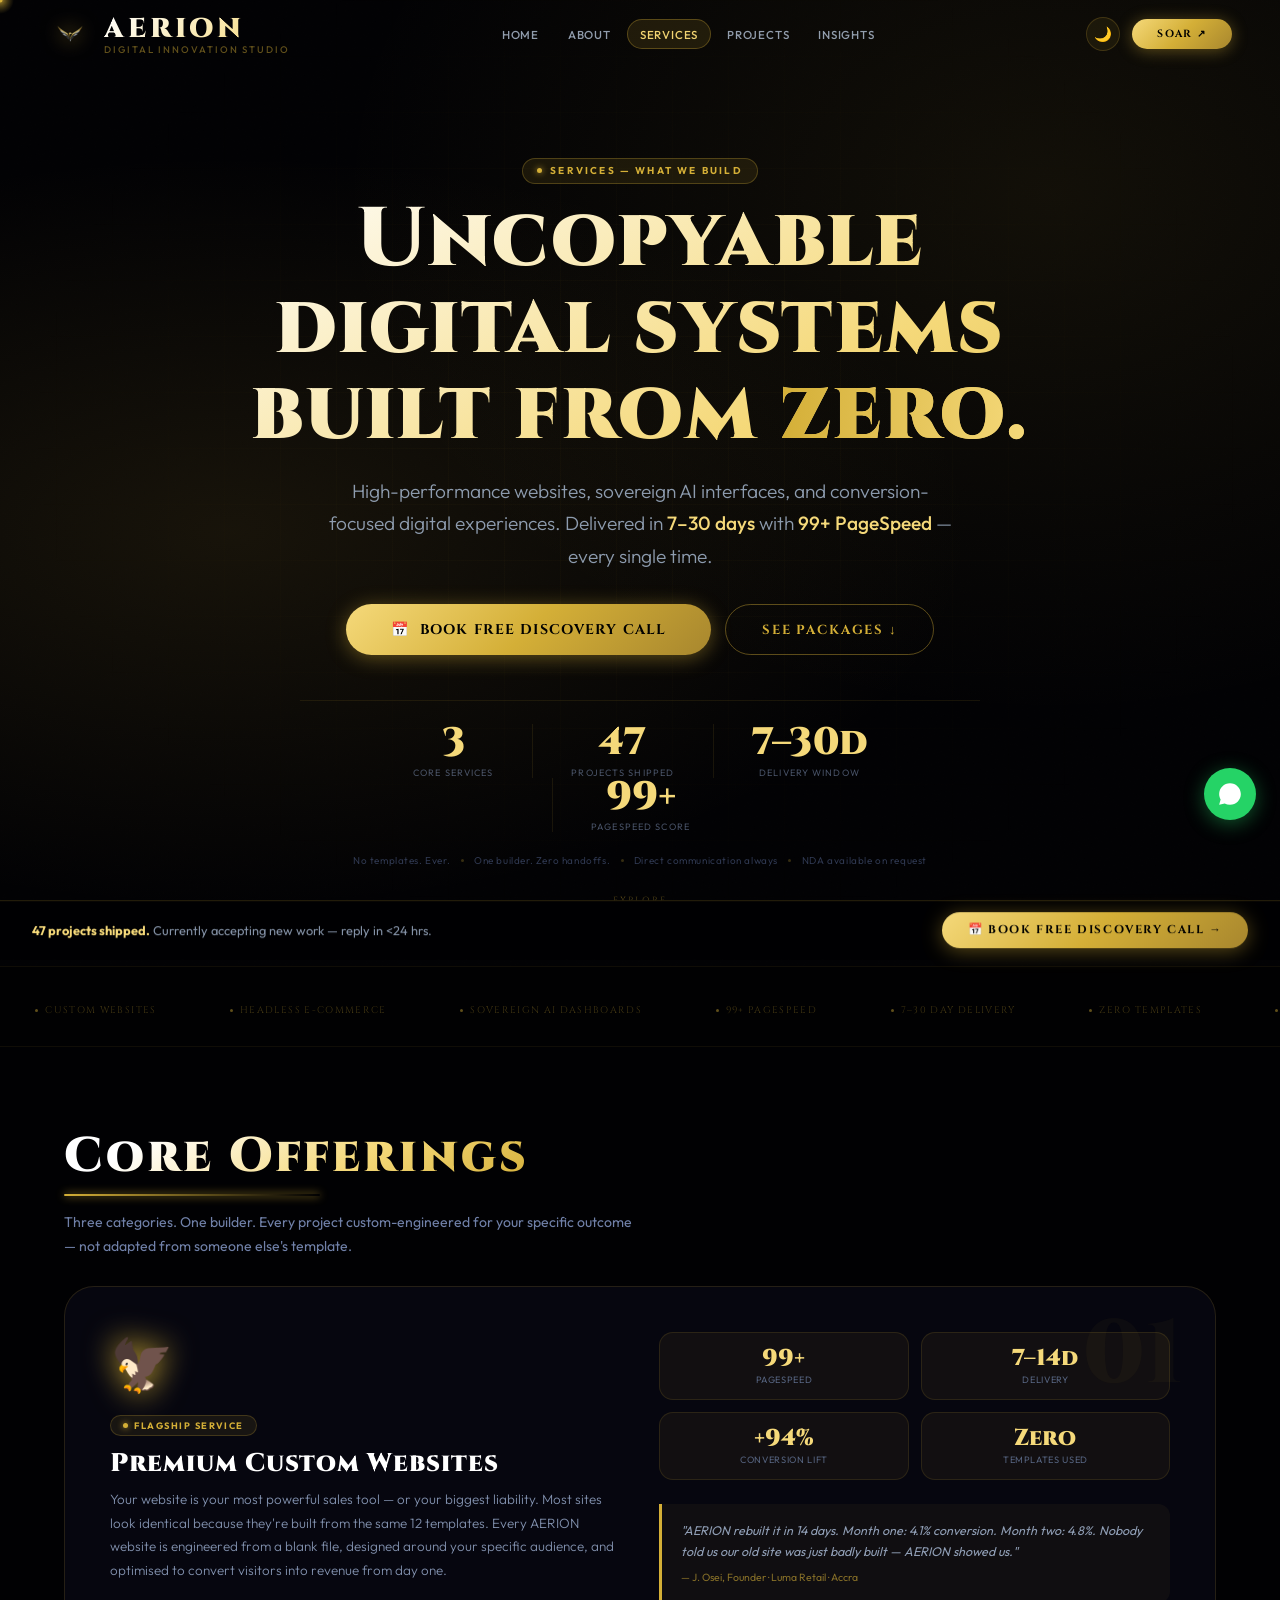
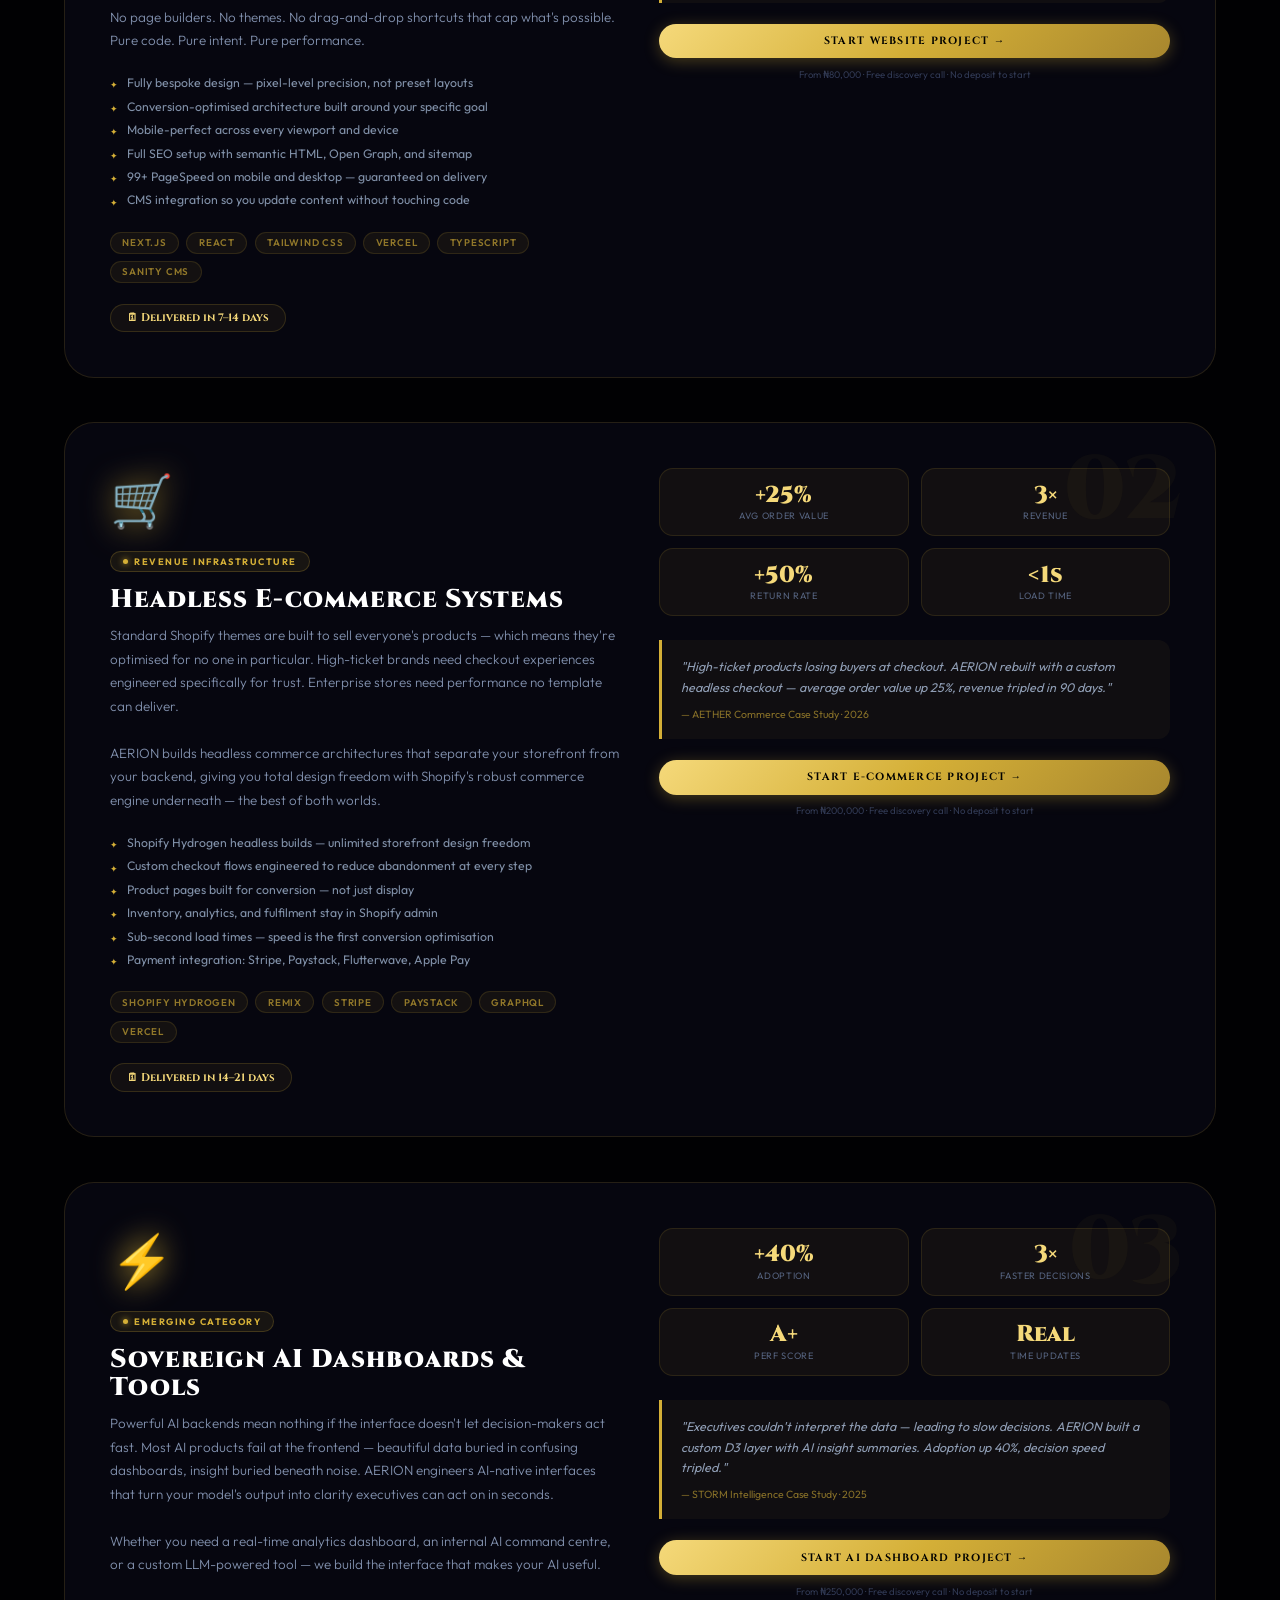
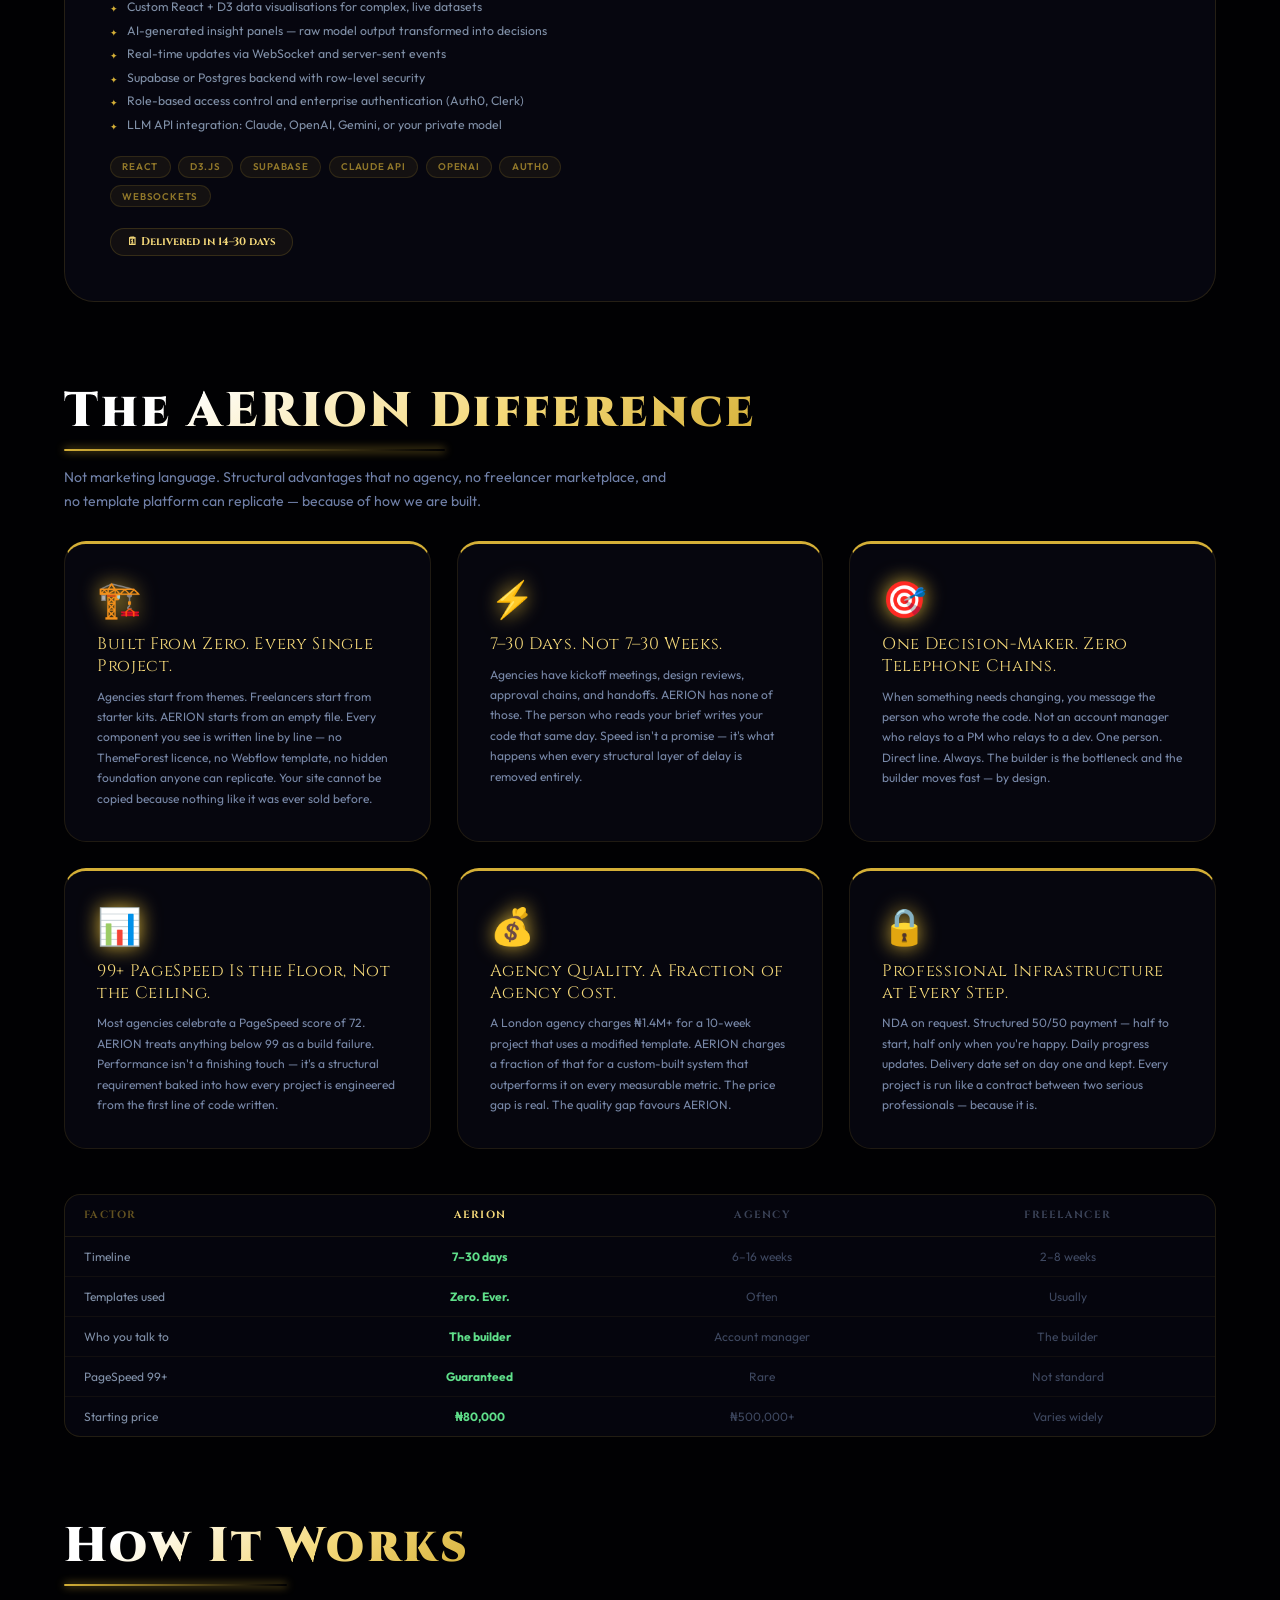
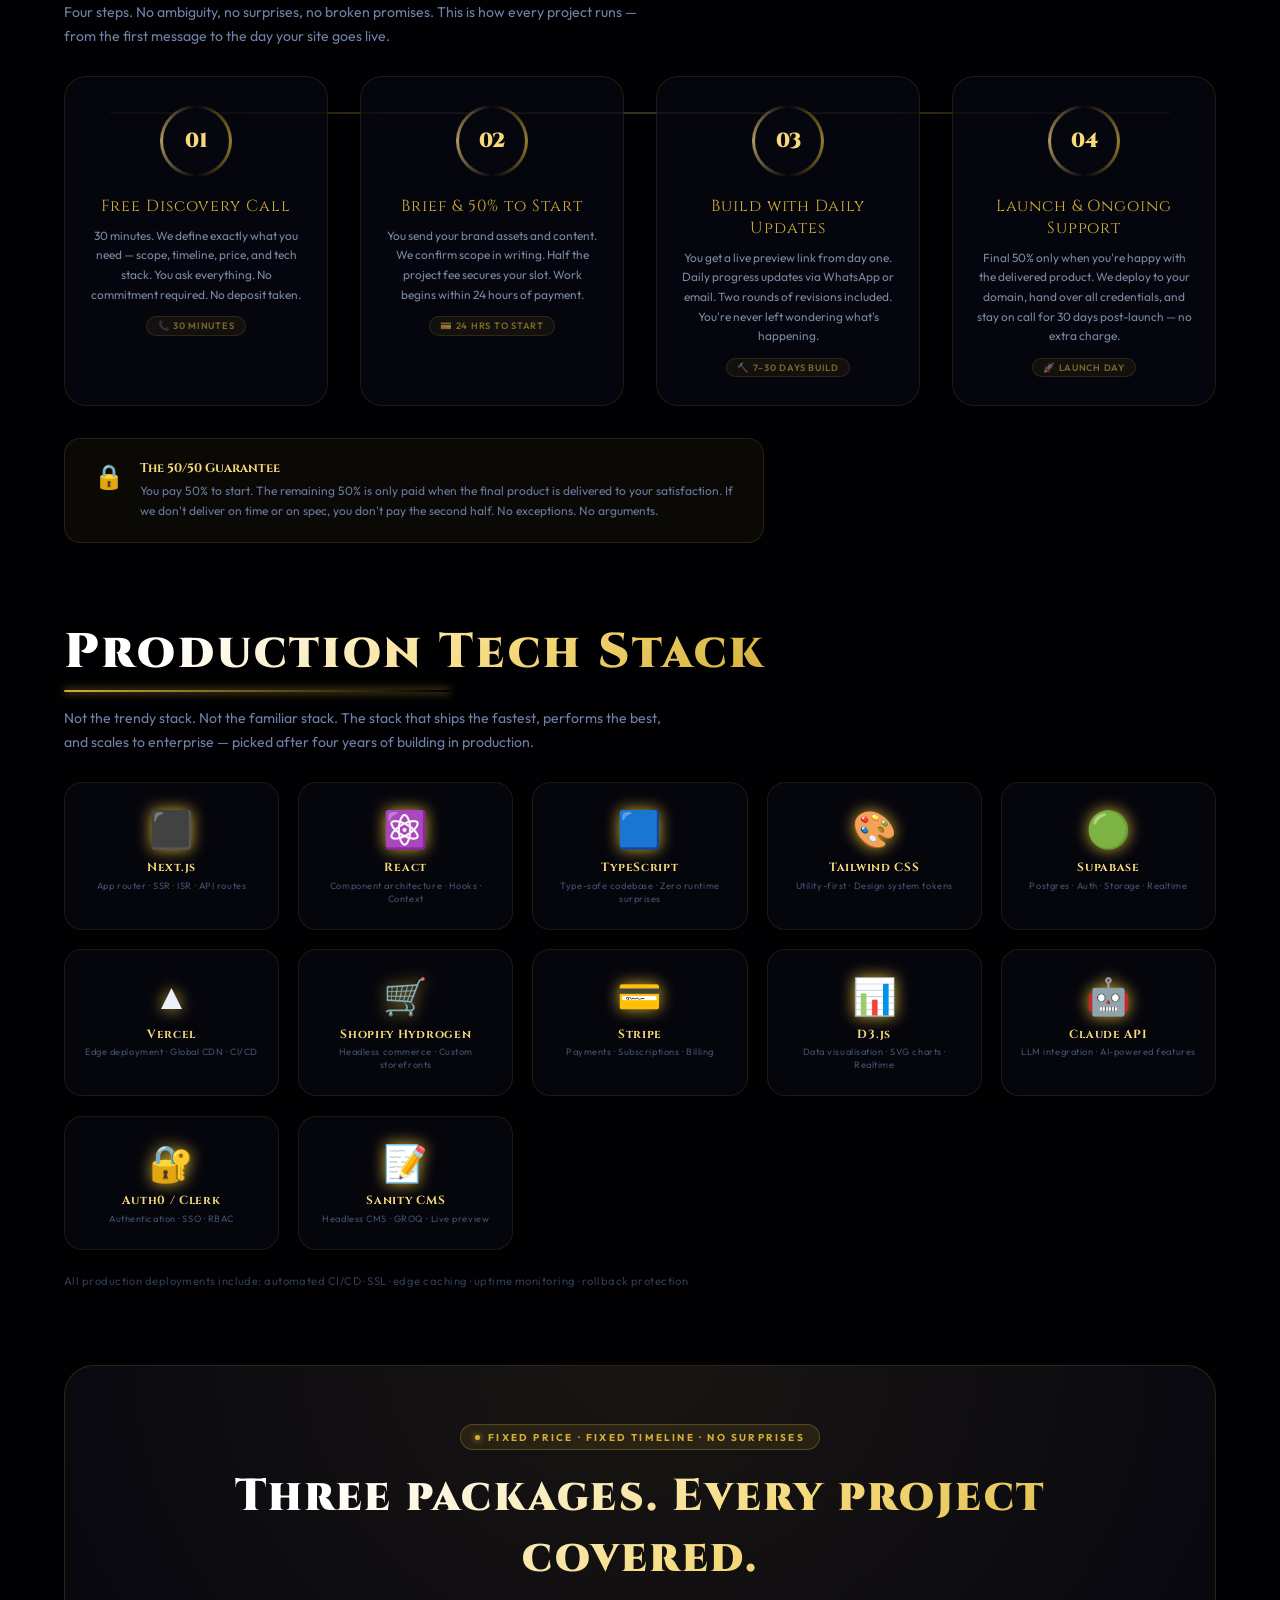
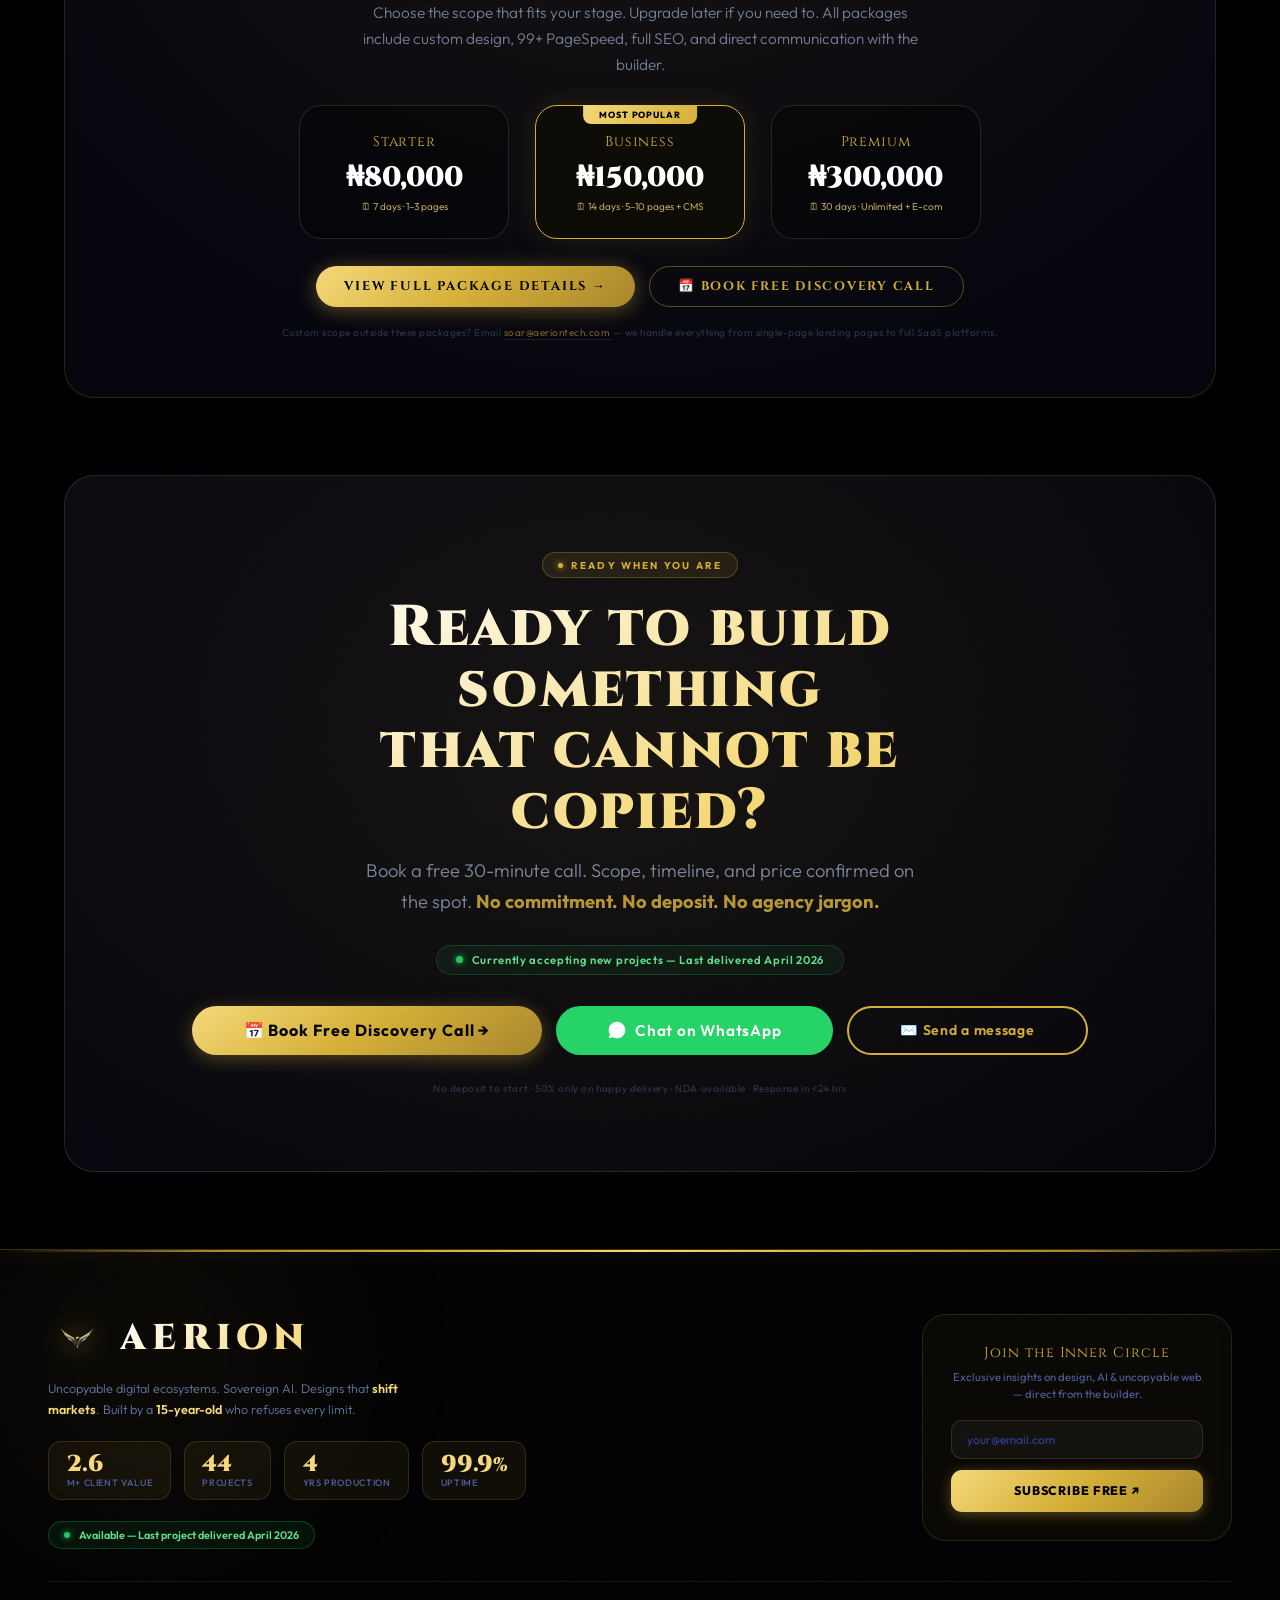
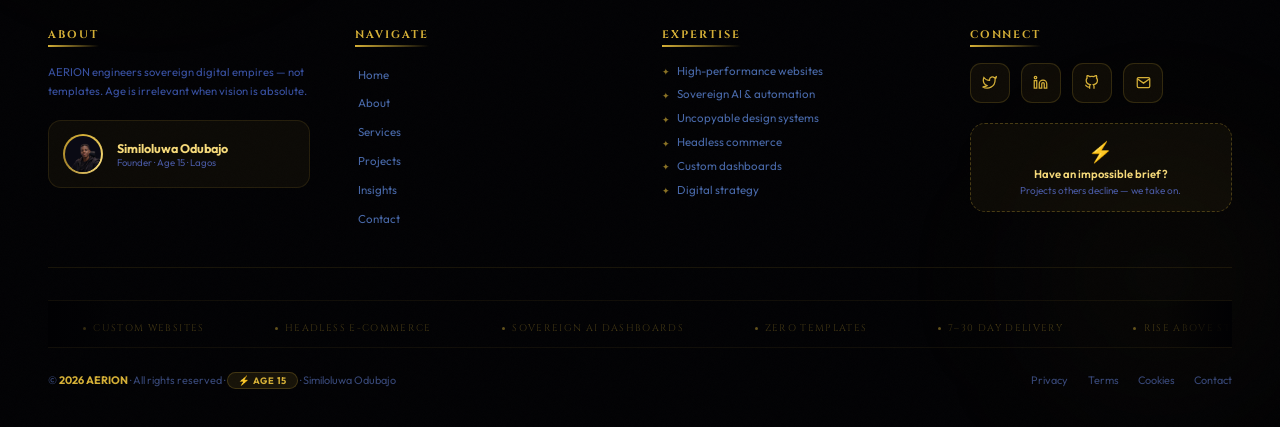
<file: services.html>
<!DOCTYPE html>
<html lang="en">
<head>
<meta charset="UTF-8">
<meta name="viewport" content="width=device-width,initial-scale=1.0">
<title>Services · AERION — Premium Custom Websites, Lagos</title>
<meta name="description" content="Custom website design, headless e-commerce, and sovereign AI dashboards built by Similoluwa Odubajo, Lagos. 7–30 day delivery. 99+ PageSpeed. No templates, no agencies.">
<meta name="keywords" content="web design Lagos, custom website Nigeria, headless ecommerce Nigeria, AI dashboard Lagos, Next.js developer Lagos, premium web services Africa">
<meta property="og:title" content="Services · AERION — Uncopyable Digital Systems">
<meta property="og:description" content="Premium custom websites, headless e-commerce, and sovereign AI dashboards. 47 projects shipped. 7–30 day delivery. 99+ PageSpeed.">
<meta property="og:type" content="website">
<meta property="og:image" content="assets/sleek-golden-eagle-emblem.png">
<link rel="icon" href="assets/sleek-golden-eagle-emblem.png">

<link rel="preconnect" href="https://fonts.googleapis.com">
<link rel="preconnect" href="https://fonts.gstatic.com" crossorigin>
<link rel="preload" as="style" href="https://fonts.googleapis.com/css2?family=Cinzel:wght@700;900&family=Outfit:wght@300;400;500;700;900&display=swap" onload="this.onload=null;this.rel='stylesheet'">
<noscript><link rel="stylesheet" href="https://fonts.googleapis.com/css2?family=Cinzel:wght@700;900&family=Outfit:wght@300;400;500;700;900&display=swap"></noscript>

<style>
/* ═══════════════════════════════════════════════════════════
   AERION · SERVICES PAGE — FULL DESIGN SYSTEM
   ═══════════════════════════════════════════════════════════ */
:root{
  --g:#D4AF37;--gl:#f5d97a;--gd:#a8872e;--gu:#fff5c0;
  --bg:#010103;--bg2:#050508;
  --glass:rgba(255,255,255,.04);--gb:rgba(212,175,55,.18);
  --sp:cubic-bezier(.34,1.56,.64,1);
  --eo:cubic-bezier(.2,.9,.4,1);
  --ec:cubic-bezier(.76,0,.24,1);
  --nh:68px;
}
*{margin:0;padding:0;box-sizing:border-box;}
html{overflow-x:hidden;scroll-behavior:smooth;}
body{background:var(--bg);color:#ecf0f8;font-family:'Outfit',sans-serif;-webkit-font-smoothing:antialiased;overflow-x:hidden;}
::selection{background:var(--g);color:#010103;}
::-webkit-scrollbar{width:4px;}
::-webkit-scrollbar-track{background:var(--bg);}
::-webkit-scrollbar-thumb{background:linear-gradient(var(--g),var(--gd));border-radius:4px;}
.ss-slide,.sa,.reveal-item{will-change:opacity,transform;}

/* ── SCROLL PROGRESS ── */
#spb{position:fixed;top:0;left:0;height:2px;width:0;background:linear-gradient(90deg,var(--gd),var(--g),var(--gl));z-index:99999;box-shadow:0 0 8px var(--g);pointer-events:none;}

/* ── CURSOR ── */
.co{position:fixed;width:28px;height:28px;border-radius:50%;background:radial-gradient(circle,rgba(212,175,55,.6),transparent 70%);pointer-events:none;z-index:9998;transform:translate(-50%,-50%);mix-blend-mode:screen;transition:width .15s,height .15s;}
.co.lg{width:64px;height:64px;background:radial-gradient(circle,rgba(212,175,55,.4),transparent 70%);}
.cd{position:fixed;width:5px;height:5px;border-radius:50%;background:var(--g);pointer-events:none;z-index:9999;transform:translate(-50%,-50%);box-shadow:0 0 6px var(--g);}
@media(max-width:768px){.co,.cd{display:none;}}
@media(min-width:769px){body{cursor:none;}}

/* ══ NAVBAR ══ */
.nb{position:fixed;top:0;left:0;right:0;height:var(--nh);z-index:1000;display:flex;align-items:center;justify-content:space-between;padding:0 clamp(1rem,4vw,3rem);transition:background .5s,border-color .5s,box-shadow .5s;}
.nb.on{background:rgba(1,1,3,.93);backdrop-filter:blur(24px);border-bottom:1px solid rgba(212,175,55,.2);box-shadow:0 4px 40px rgba(0,0,0,.7);}
.nb-scan{position:absolute;bottom:0;left:0;right:0;height:1px;background:linear-gradient(90deg,transparent,var(--g),var(--gl),var(--g),transparent);transform:scaleX(0);transform-origin:left;transition:transform .8s var(--eo);box-shadow:0 0 10px var(--g);}
.nb.on .nb-scan{transform:scaleX(1);}
.nb-logo{display:flex;align-items:center;gap:.75rem;text-decoration:none;flex-shrink:0;}
.nb-logo img{width:44px;height:44px;object-fit:contain;filter:drop-shadow(0 0 10px rgba(212,175,55,.8));animation:lf 4s ease-in-out infinite;}
@keyframes lf{0%,100%{transform:translateY(0);}50%{transform:translateY(-4px);filter:drop-shadow(0 0 20px rgba(212,175,55,1));}}
.nb-logo:hover img{animation:none;transform:scale(1.08) rotate(-4deg);}
.nb-txt{display:flex;flex-direction:column;line-height:1.1;}
.nb-name{font-family:'Cinzel',serif;font-size:clamp(1.2rem,2.5vw,1.7rem);font-weight:900;letter-spacing:.14em;background:linear-gradient(135deg,#fff,var(--gl),var(--g));-webkit-background-clip:text;background-clip:text;-webkit-text-fill-color:transparent;background-size:200% auto;animation:sh 5s linear infinite;}
@keyframes sh{0%{background-position:0%}100%{background-position:200%}}
.nb-sub{font-size:clamp(.48rem,.75vw,.6rem);letter-spacing:.2em;text-transform:uppercase;color:rgba(212,175,55,.45);font-weight:500;}
.nb-links{display:flex;align-items:center;gap:.2rem;}
.nb-link{color:rgba(180,195,215,.8);text-decoration:none;font-size:clamp(.72rem,.85vw,.87rem);font-weight:500;letter-spacing:.07em;text-transform:uppercase;padding:.48rem clamp(.5rem,1vw,.95rem);border-radius:40px;position:relative;transition:color .3s;white-space:nowrap;}
.nb-link::before{content:'';position:absolute;inset:0;border-radius:40px;background:rgba(212,175,55,.08);border:1px solid transparent;opacity:0;transform:scale(.85);transition:opacity .3s var(--sp),transform .3s var(--sp);}
.nb-link:hover{color:#fff;}.nb-link:hover::before{opacity:1;transform:scale(1);border-color:rgba(212,175,55,.2);}
.nb-link.act{color:var(--gl);}.nb-link.act::before{opacity:1;transform:scale(1);background:rgba(212,175,55,.12);border-color:rgba(212,175,55,.32);}
.nb-r{display:flex;align-items:center;gap:.7rem;flex-shrink:0;}
.nb-cta{position:relative;display:inline-flex;align-items:center;gap:.4rem;padding:clamp(.5rem,.9vh,.7rem) clamp(1rem,2vw,1.7rem);font-family:'Cinzel',serif;font-size:clamp(.65rem,.8vw,.8rem);font-weight:700;letter-spacing:.13em;text-transform:uppercase;color:#020200;text-decoration:none;border:none;border-radius:100px;cursor:pointer;overflow:hidden;isolation:isolate;flex-shrink:0;white-space:nowrap;background:linear-gradient(135deg,var(--gl),var(--g),var(--gd));box-shadow:0 2px 16px rgba(212,175,55,.4);transition:transform .4s var(--sp),box-shadow .4s;animation:cg 3s ease-in-out infinite;}
@keyframes cg{0%,100%{box-shadow:0 2px 16px rgba(212,175,55,.35);}50%{box-shadow:0 2px 30px rgba(212,175,55,.7),0 0 12px rgba(245,217,122,.3);}}
.nb-cta:hover{transform:translateY(-2px) scale(1.06);box-shadow:0 6px 28px rgba(212,175,55,.65);animation:none;}
.nb-thm{width:34px;height:34px;background:rgba(212,175,55,.08);border:1px solid rgba(212,175,55,.2);border-radius:50%;display:flex;align-items:center;justify-content:center;cursor:pointer;font-size:.9rem;color:var(--g);transition:all .35s var(--sp);flex-shrink:0;}
.nb-thm:hover{background:rgba(212,175,55,.2);transform:rotate(20deg) scale(1.1);}
.nb-ham{display:none;flex-direction:column;gap:5px;width:38px;height:38px;background:rgba(212,175,55,.07);border:1px solid rgba(212,175,55,.2);border-radius:11px;cursor:pointer;align-items:center;justify-content:center;flex-shrink:0;transition:all .3s var(--sp);}
.nb-ham:hover{background:rgba(212,175,55,.18);border-color:var(--g);}
.hl{display:block;height:2px;background:var(--g);border-radius:2px;transition:transform .35s cubic-bezier(.68,-.55,.265,1.55),opacity .3s,width .3s;}
.hl1{width:20px;}.hl2{width:14px;}.hl3{width:17px;}
.nb-ham.op .hl1{transform:translateY(7px) rotate(45deg);width:20px;}
.nb-ham.op .hl2{opacity:0;transform:scaleX(0);}
.nb-ham.op .hl3{transform:translateY(-7px) rotate(-45deg);width:20px;}
@media(max-width:900px){.nb-ham{display:flex;}.nb-links{display:none;}}

/* MOBILE DRAWER */
.mob-ov{position:fixed;inset:0;background:rgba(0,0,0,.75);backdrop-filter:blur(5px);z-index:1998;opacity:0;visibility:hidden;transition:.35s;}
.mob-ov.op{opacity:1;visibility:visible;}
.mob-dr{position:fixed;top:0;right:-110%;bottom:0;width:min(320px,85vw);z-index:1999;display:flex;flex-direction:column;transition:right .45s var(--sp);}
.mob-dr.op{right:0;}
.mob-bg{position:absolute;inset:0;background:rgba(2,2,5,.97);backdrop-filter:blur(28px);border-left:1px solid rgba(212,175,55,.18);}
.mob-bg::before{content:'';position:absolute;top:-80px;right:-60px;width:260px;height:260px;border-radius:50%;background:radial-gradient(circle,rgba(212,175,55,.07),transparent 70%);animation:ob 7s ease-in-out infinite;}
@keyframes ob{0%,100%{transform:scale(1);}50%{transform:scale(1.25);}}
.mob-in{position:relative;z-index:2;display:flex;flex-direction:column;height:100%;padding:0 1.8rem 1.8rem;}
.mob-hd{display:flex;align-items:center;justify-content:space-between;padding:1.4rem 0 1.6rem;border-bottom:1px solid rgba(212,175,55,.1);}
.mob-logo{display:flex;align-items:center;gap:.6rem;}
.mob-logo img{width:32px;filter:drop-shadow(0 0 8px var(--g));}
.mob-ln{font-family:'Cinzel',serif;font-size:1.1rem;font-weight:900;letter-spacing:.12em;background:linear-gradient(135deg,#fff,var(--gl));-webkit-background-clip:text;background-clip:text;-webkit-text-fill-color:transparent;}
.mob-cl{width:34px;height:34px;border-radius:10px;background:rgba(212,175,55,.08);border:1px solid rgba(212,175,55,.18);display:flex;align-items:center;justify-content:center;color:var(--g);font-size:1.1rem;cursor:pointer;transition:all .3s var(--sp);}
.mob-cl:hover{background:rgba(212,175,55,.2);transform:rotate(90deg);}
.mob-ls{flex:1;display:flex;flex-direction:column;gap:.15rem;margin-top:1.3rem;}
.mob-lk{display:flex;align-items:center;justify-content:space-between;padding:.9rem 1rem;border-radius:14px;text-decoration:none;color:rgba(180,195,215,.8);font-size:1.05rem;font-weight:500;border:1px solid transparent;transition:all .3s var(--sp);opacity:0;transform:translateX(28px);}
.mob-lk.an{opacity:1;transform:translateX(0);}
.mob-lk:hover{color:var(--gl);border-color:rgba(212,175,55,.2);background:rgba(212,175,55,.06);transform:translateX(5px);}
.mob-lk.act{color:var(--g);border-color:rgba(212,175,55,.28);background:rgba(212,175,55,.07);}
.mob-bot{padding-top:1.3rem;border-top:1px solid rgba(212,175,55,.1);display:flex;flex-direction:column;gap:.9rem;}
.mob-cta{position:relative;overflow:hidden;display:flex;align-items:center;justify-content:center;gap:.5rem;padding:.95rem;font-family:'Cinzel',serif;font-size:.8rem;font-weight:700;letter-spacing:.12em;text-transform:uppercase;color:#020200;text-decoration:none;border:none;border-radius:14px;cursor:pointer;background:linear-gradient(135deg,var(--gl),var(--g),var(--gd));box-shadow:0 4px 20px rgba(212,175,55,.38);transition:all .4s var(--sp);opacity:0;transform:translateY(18px);}
.mob-cta.an{opacity:1;transform:translateY(0);}
.mob-cta:hover{transform:translateY(-2px);box-shadow:0 8px 28px rgba(212,175,55,.55);}

/* SHARED UTILITIES */
.sl-gn{position:absolute;inset:0;pointer-events:none;opacity:.35;background-image:url("data:image/svg+xml,%3Csvg viewBox='0 0 200 200' xmlns='http://www.w3.org/2000/svg'%3E%3Cfilter id='n'%3E%3CfeTurbulence type='fractalNoise' baseFrequency='.9' numOctaves='4' stitchTiles='stitch'/%3E%3C/filter%3E%3Crect width='100%25' height='100%25' filter='url(%23n)' opacity='.06'/%3E%3C/svg%3E");background-size:128px;}
.sl-lbl{display:inline-flex;align-items:center;gap:.5rem;font-size:clamp(.6rem,.78vw,.72rem);font-weight:700;letter-spacing:.22em;text-transform:uppercase;color:var(--g);background:rgba(212,175,55,.1);border:1px solid rgba(212,175,55,.28);border-radius:40px;padding:.33rem .9rem;margin-bottom:clamp(.6rem,1.5vh,1rem);}
.sl-lbl-dot{width:5px;height:5px;border-radius:50%;background:var(--g);box-shadow:0 0 6px var(--g);animation:dp 1.8s ease-in-out infinite;}
@keyframes dp{0%,100%{transform:scale(1);}50%{transform:scale(1.7);box-shadow:0 0 10px var(--g);}}
@keyframes saAvail{from{opacity:0;transform:translateY(20px);filter:blur(4px);}to{opacity:1;transform:translateY(0);filter:blur(0);}}
.sl-h{font-family:'Cinzel',serif;font-size:clamp(1.8rem,5.5vw,5rem);font-weight:900;line-height:1.04;letter-spacing:.02em;background:linear-gradient(150deg,#fff 0%,var(--gl) 42%,var(--g) 78%,var(--gd) 100%);-webkit-background-clip:text;background-clip:text;-webkit-text-fill-color:transparent;background-size:200% auto;animation:sh 6s linear infinite;margin-bottom:clamp(.6rem,1.5vh,1.2rem);}
.sl-accent{-webkit-text-fill-color:transparent;background:linear-gradient(90deg,var(--g),var(--gl));-webkit-background-clip:text;background-clip:text;}
.sl-p{font-size:clamp(.8rem,1.35vw,1.1rem);font-weight:300;color:rgba(190,205,230,.84);line-height:1.74;max-width:560px;margin-bottom:clamp(1rem,2.5vh,2rem);}
.sl-btn{position:relative;display:inline-flex;align-items:center;gap:.45rem;padding:clamp(.62rem,1.2vh,.85rem) clamp(1.2rem,2.2vw,2rem);font-family:'Cinzel',serif;font-size:clamp(.62rem,.78vw,.77rem);font-weight:700;letter-spacing:.14em;text-transform:uppercase;color:#020200;text-decoration:none;border:none;border-radius:100px;cursor:pointer;overflow:hidden;background:linear-gradient(135deg,var(--gl),var(--g),var(--gd));box-shadow:0 3px 20px rgba(212,175,55,.42);transition:all .4s var(--sp);}
.sl-btn::before{content:'';position:absolute;top:0;left:-80%;width:50%;height:100%;background:linear-gradient(90deg,transparent,rgba(255,255,255,.5),transparent);transform:skewX(-15deg);transition:left .55s;}
.sl-btn:hover{transform:translateY(-3px) scale(1.05);box-shadow:0 9px 32px rgba(212,175,55,.6);}.sl-btn:hover::before{left:130%;}
.sl-btn-g{display:inline-flex;align-items:center;gap:.45rem;padding:clamp(.62rem,1.2vh,.85rem) clamp(1.2rem,2.2vw,2rem);font-family:'Cinzel',serif;font-size:clamp(.62rem,.78vw,.77rem);font-weight:700;letter-spacing:.14em;text-transform:uppercase;color:var(--g);text-decoration:none;border:1.5px solid rgba(212,175,55,.42);border-radius:100px;cursor:pointer;overflow:hidden;background:transparent;transition:all .4s var(--sp);position:relative;}
.sl-btn-g::before{content:'';position:absolute;inset:0;background:linear-gradient(135deg,var(--gl),var(--g));opacity:0;transition:opacity .35s;z-index:-1;}
.sl-btn-g:hover{color:#020200;border-color:transparent;transform:translateY(-3px);}.sl-btn-g:hover::before{opacity:1;}

/* SECTIONS */
.sec{max-width:1380px;margin:0 auto;padding:clamp(3.5rem,6vw,6rem) clamp(1.2rem,5vw,4rem);}
.sec+.sec{padding-top:0;}

/* REVEAL */
.rv{opacity:0;transform:translateY(36px);filter:blur(3px);transition:opacity .85s var(--eo),transform .85s var(--eo),filter .7s ease;}
.rv.vs{opacity:1;transform:translateY(0);filter:blur(0);}
.rv-l{opacity:0;transform:translateX(-36px);filter:blur(3px);transition:opacity .85s var(--eo),transform .85s var(--eo),filter .7s ease;}
.rv-l.vs{opacity:1;transform:translateX(0);filter:blur(0);}
.rv-r{opacity:0;transform:translateX(36px);filter:blur(3px);transition:opacity .85s var(--eo),transform .85s var(--eo),filter .7s ease;}
.rv-r.vs{opacity:1;transform:translateX(0);filter:blur(0);}
.sg>*{opacity:0;transform:translateY(28px);filter:blur(3px);transition:opacity .72s var(--eo),transform .72s var(--eo),filter .6s ease;}
.sg.vs>*{opacity:1;transform:translateY(0);filter:blur(0);}
.sg.vs>*:nth-child(1){transition-delay:0s;}.sg.vs>*:nth-child(2){transition-delay:.08s;}.sg.vs>*:nth-child(3){transition-delay:.16s;}.sg.vs>*:nth-child(4){transition-delay:.24s;}.sg.vs>*:nth-child(5){transition-delay:.32s;}.sg.vs>*:nth-child(6){transition-delay:.4s;}

/* SECTION HEADING */
.sh{font-family:'Cinzel',serif;font-size:clamp(1.7rem,3.8vw,3.2rem);font-weight:900;background:linear-gradient(145deg,#fff 18%,var(--gl) 62%,var(--g) 100%);-webkit-background-clip:text;background-clip:text;-webkit-text-fill-color:transparent;letter-spacing:.06em;margin-bottom:clamp(1.2rem,2.5vh,2rem);position:relative;display:inline-block;}
.sh::after{content:'';position:absolute;bottom:-7px;left:0;width:0;height:2px;background:linear-gradient(90deg,var(--g),transparent);border-radius:2px;transition:width .9s var(--eo);box-shadow:0 0 8px var(--g);}
.sh.vs::after{width:55%;}

/* MARQUEE */
.mq{overflow:hidden;white-space:nowrap;padding:1.8rem 0;background:rgba(0,0,0,.22);border-top:1px solid rgba(212,175,55,.07);border-bottom:1px solid rgba(212,175,55,.07);}
.mq-in{display:inline-block;animation:mq 24s linear infinite;}
@keyframes mq{0%{transform:translateX(0);}100%{transform:translateX(-50%);}}
.mq-it{display:inline-flex;align-items:center;gap:.45rem;margin:0 2.2rem;font-family:'Cinzel',serif;font-size:clamp(.58rem,.75vw,.68rem);letter-spacing:.14em;text-transform:uppercase;color:rgba(212,175,55,.3);}
.mq-d{width:3px;height:3px;background:var(--g);border-radius:50%;opacity:.45;}

/* STICKY CTA BAR */
#stickyCta{position:fixed;bottom:0;left:0;right:0;z-index:998;padding:.7rem clamp(1rem,3vw,2rem);background:rgba(1,1,3,.97);backdrop-filter:blur(20px);border-top:1px solid rgba(212,175,55,.2);display:flex;align-items:center;justify-content:space-between;gap:1rem;flex-wrap:wrap;transform:translateY(100%);transition:transform .5s var(--sp);}

/* ─── SERVICE CARDS ─── */
.svc-grid{display:grid;grid-template-columns:1fr;gap:clamp(2rem,3.5vw,3rem);margin-top:clamp(1.5rem,3vh,2.5rem);}
.svc-card{position:relative;background:rgba(8,8,18,.85);backdrop-filter:blur(18px);border:1px solid rgba(212,175,55,.15);border-radius:clamp(18px,2.5vw,30px);padding:clamp(2rem,3.5vw,3.5rem);overflow:hidden;transition:border-color .5s,box-shadow .5s;display:grid;grid-template-columns:1fr 1fr;gap:clamp(1.5rem,3vw,3rem);align-items:start;}
@media(max-width:768px){.svc-card{grid-template-columns:1fr;}}
.svc-card::before{content:'';position:absolute;inset:0;background:radial-gradient(ellipse at 0% 0%,rgba(212,175,55,.06),transparent 55%);opacity:0;transition:opacity .5s;}
.svc-card:hover{border-color:rgba(212,175,55,.4);box-shadow:0 22px 70px rgba(0,0,0,.5),0 0 40px rgba(212,175,55,.1);}.svc-card:hover::before{opacity:1;}
.svc-card-accent{position:absolute;top:0;left:0;right:0;height:3px;background:linear-gradient(90deg,var(--gd),var(--g),var(--gl));transform:scaleX(0);transform-origin:left;transition:transform .65s var(--sp);}
.svc-card:hover .svc-card-accent{transform:scaleX(1);}
.svc-num{position:absolute;top:1.5rem;right:2rem;font-family:'Cinzel',serif;font-size:clamp(4rem,7vw,7rem);font-weight:900;color:rgba(212,175,55,.04);line-height:1;pointer-events:none;}
.svc-icon{font-size:clamp(2.5rem,4vw,4rem);display:block;margin-bottom:1rem;filter:drop-shadow(0 0 16px var(--g));animation:rf 5s ease-in-out infinite;}
.svc-badge{display:inline-flex;align-items:center;gap:.4rem;font-size:clamp(.58rem,.72vw,.68rem);font-weight:700;letter-spacing:.16em;text-transform:uppercase;color:var(--g);background:rgba(212,175,55,.09);border:1px solid rgba(212,175,55,.22);border-radius:40px;padding:.25rem .75rem;margin-bottom:.85rem;}
.svc-title{font-family:'Cinzel',serif;font-size:clamp(1.2rem,2vw,1.8rem);font-weight:900;color:#fff;margin-bottom:.65rem;letter-spacing:.04em;line-height:1.1;}
.svc-desc{color:rgba(170,190,225,.75);font-size:clamp(.82rem,1.05vw,.96rem);line-height:1.75;margin-bottom:1.4rem;font-weight:300;}
.svc-benefits{list-style:none;margin-bottom:1.5rem;display:flex;flex-direction:column;gap:.52rem;}
.svc-benefits li{display:flex;align-items:flex-start;gap:.6rem;font-size:clamp(.76rem,.96vw,.9rem);color:#8090a8;}
.svc-benefits li::before{content:'✦';color:var(--g);font-size:.55rem;flex-shrink:0;margin-top:.26rem;}
.svc-tag-row{display:flex;flex-wrap:wrap;gap:.45rem;margin-bottom:1.3rem;}
.svc-tag{font-size:clamp(.6rem,.76vw,.7rem);font-weight:600;letter-spacing:.08em;text-transform:uppercase;color:rgba(212,175,55,.65);background:rgba(212,175,55,.07);border:1px solid rgba(212,175,55,.14);border-radius:40px;padding:.22rem .72rem;}
.svc-del{display:inline-flex;align-items:center;gap:.45rem;font-family:'Cinzel',serif;font-size:clamp(.68rem,.85vw,.78rem);color:var(--gl);font-weight:700;background:rgba(212,175,55,.06);border:1px solid rgba(212,175,55,.18);border-radius:40px;padding:.35rem 1rem;}
.svc-right{display:flex;flex-direction:column;justify-content:center;}
.svc-metrics{display:grid;grid-template-columns:1fr 1fr;gap:.75rem;margin-bottom:1.5rem;}
.svc-metric{background:rgba(212,175,55,.06);border:1px solid rgba(212,175,55,.13);border-radius:14px;padding:.9rem 1rem;text-align:center;transition:all .35s var(--sp);}
.svc-metric:hover{border-color:var(--g);transform:translateY(-3px);}
.svc-mn{font-family:'Cinzel',serif;font-size:clamp(1.1rem,1.8vw,1.5rem);font-weight:900;color:var(--gl);line-height:1;}
.svc-ml{font-size:clamp(.58rem,.72vw,.68rem);color:rgba(130,155,200,.6);letter-spacing:.07em;text-transform:uppercase;margin-top:.2rem;}
.svc-quote{background:rgba(212,175,55,.05);border-left:3px solid var(--g);border-radius:0 12px 12px 0;padding:1rem 1.2rem;font-size:clamp(.78rem,.98vw,.9rem);color:rgba(185,205,235,.75);font-style:italic;line-height:1.65;margin-bottom:1.3rem;}
.svc-cta{position:relative;display:inline-flex;align-items:center;justify-content:center;gap:.45rem;padding:clamp(.65rem,1.1vh,.85rem) clamp(1.5rem,2.5vw,2.2rem);font-family:'Cinzel',serif;font-size:clamp(.64rem,.82vw,.78rem);font-weight:700;letter-spacing:.12em;text-transform:uppercase;color:#020200;text-decoration:none;border:none;border-radius:100px;cursor:pointer;overflow:hidden;background:linear-gradient(135deg,var(--gl),var(--g),var(--gd));box-shadow:0 3px 16px rgba(212,175,55,.32);transition:all .4s var(--sp);}
.svc-cta::before{content:'';position:absolute;top:0;left:-80%;width:50%;height:100%;background:linear-gradient(90deg,transparent,rgba(255,255,255,.45),transparent);transform:skewX(-15deg);transition:left .55s;}
.svc-cta:hover{transform:translateY(-2px) scale(1.04);box-shadow:0 8px 28px rgba(212,175,55,.48);}.svc-cta:hover::before{left:130%;}

/* ─── DIFFERENCE / PILLARS ─── */
.diff-grid{display:grid;grid-template-columns:repeat(auto-fit,minmax(clamp(220px,26vw,290px),1fr));gap:clamp(1.2rem,2vw,1.8rem);margin-top:clamp(1.5rem,3vh,2.5rem);}
.diff-card{position:relative;padding:clamp(1.5rem,2.5vw,2.2rem);background:rgba(8,8,18,.78);backdrop-filter:blur(14px);border-radius:clamp(14px,2vw,22px);border:1px solid rgba(212,175,55,.12);border-top:3px solid var(--g);transition:all .5s var(--sp);overflow:hidden;}
.diff-card::after{content:'';position:absolute;inset:0;background:radial-gradient(ellipse at 50% 0%,rgba(212,175,55,.08),transparent 60%);opacity:0;transition:opacity .4s;}
.diff-card:hover{transform:translateY(-6px);box-shadow:0 18px 55px rgba(0,0,0,.4),0 0 28px rgba(212,175,55,.12);border-top-width:4px;}.diff-card:hover::after{opacity:1;}
.diff-icon{font-size:clamp(1.8rem,2.8vw,2.5rem);display:block;margin-bottom:.75rem;filter:drop-shadow(0 0 10px var(--g));animation:rf 5s ease-in-out infinite;}
.diff-title{font-family:'Cinzel',serif;color:var(--gl);font-size:clamp(.92rem,1.3vw,1.15rem);margin-bottom:.6rem;letter-spacing:.04em;}
.diff-body{color:#7888a8;font-size:clamp(.74rem,.94vw,.88rem);line-height:1.7;}

/* ─── PROCESS ─── */
.proc-wrap{position:relative;margin-top:clamp(1.5rem,3vh,2.5rem);}
.proc-line{position:absolute;top:36px;left:calc(clamp(14px,2vw,22px) + 24px);right:calc(clamp(14px,2vw,22px) + 24px);height:2px;background:linear-gradient(90deg,var(--gd),var(--g),var(--gl),var(--g),var(--gd));opacity:.22;border-radius:2px;}
@media(max-width:768px){.proc-line{display:none;}}
.proc-grid{display:grid;grid-template-columns:repeat(auto-fit,minmax(clamp(180px,22vw,260px),1fr));gap:clamp(1.5rem,2.5vw,2rem);position:relative;z-index:2;}
.proc-card{display:flex;flex-direction:column;align-items:center;text-align:center;padding:clamp(1.4rem,2.2vw,2rem) clamp(1rem,1.8vw,1.5rem);background:rgba(8,8,18,.72);backdrop-filter:blur(12px);border:1px solid rgba(212,175,55,.13);border-radius:clamp(14px,2vw,22px);transition:all .45s var(--sp);}
.proc-card:hover{border-color:var(--g);transform:translateY(-6px);box-shadow:0 16px 48px rgba(0,0,0,.4),0 0 24px rgba(212,175,55,.12);}
.proc-num-wrap{position:relative;width:clamp(52px,6vw,72px);height:clamp(52px,6vw,72px);margin-bottom:1.1rem;}
.proc-ring{position:absolute;inset:0;border-radius:50%;background:conic-gradient(from 0deg,transparent,var(--g),transparent,var(--gl),transparent);animation:rr 6s linear infinite;opacity:.7;}
.proc-num{position:relative;width:calc(100% - 6px);height:calc(100% - 6px);margin:3px;border-radius:50%;background:#06060f;display:flex;align-items:center;justify-content:center;font-family:'Cinzel',serif;font-size:clamp(1rem,1.6vw,1.4rem);font-weight:900;color:var(--gl);}
.proc-title{font-family:'Cinzel',serif;font-size:clamp(.9rem,1.25vw,1.1rem);color:var(--g);margin-bottom:.55rem;letter-spacing:.06em;}
.proc-body{font-size:clamp(.73rem,.93vw,.86rem);color:#7888a0;line-height:1.65;}
.proc-time{display:inline-flex;align-items:center;gap:.35rem;margin-top:.75rem;font-size:clamp(.58rem,.72vw,.68rem);color:rgba(212,175,55,.55);background:rgba(212,175,55,.07);border:1px solid rgba(212,175,55,.14);border-radius:40px;padding:.2rem .65rem;font-weight:600;letter-spacing:.08em;text-transform:uppercase;}

/* ─── TECH STACK ─── */
.tech-grid{display:grid;grid-template-columns:repeat(auto-fill,minmax(clamp(130px,16vw,180px),1fr));gap:clamp(.9rem,1.5vw,1.4rem);margin-top:clamp(1.5rem,3vh,2.5rem);}
.tech-card{position:relative;background:rgba(8,8,18,.7);backdrop-filter:blur(10px);border:1px solid rgba(212,175,55,.12);border-radius:clamp(12px,1.6vw,18px);padding:clamp(1.1rem,1.8vw,1.6rem) clamp(1rem,1.5vw,1.3rem);text-align:center;transition:all .4s var(--sp);overflow:hidden;cursor:default;}
.tech-card::before{content:'';position:absolute;bottom:-35%;left:-15%;width:130%;height:100%;background:radial-gradient(ellipse,rgba(212,175,55,.07),transparent 65%);opacity:0;transition:opacity .45s;}
.tech-card:hover{border-color:var(--g);transform:translateY(-5px) scale(1.03);box-shadow:0 14px 42px rgba(0,0,0,.4),0 0 22px rgba(212,175,55,.12);}.tech-card:hover::before{opacity:1;}
.tech-icon{font-size:clamp(1.8rem,2.8vw,2.4rem);display:block;margin-bottom:.55rem;filter:drop-shadow(0 0 8px var(--g));animation:rf 5s ease-in-out infinite;}
.tech-name{font-family:'Cinzel',serif;font-size:clamp(.72rem,.92vw,.84rem);color:var(--gl);font-weight:700;letter-spacing:.06em;margin-bottom:.3rem;}
.tech-role{font-size:clamp(.58rem,.72vw,.68rem);color:rgba(110,135,180,.6);letter-spacing:.06em;line-height:1.4;}

/* ─── PRICING TEASER ─── */
.price-teaser{position:relative;overflow:hidden;background:rgba(8,8,18,.85);backdrop-filter:blur(18px);border:1px solid rgba(212,175,55,.18);border-radius:clamp(18px,2.5vw,30px);padding:clamp(2.5rem,4.5vw,4.5rem) clamp(2rem,4vw,4rem);text-align:center;}
.price-teaser::before{content:'';position:absolute;top:-50%;left:-20%;width:140%;height:160%;background:radial-gradient(ellipse at 50% 30%,rgba(212,175,55,.09),transparent 65%);animation:os 30s linear infinite;pointer-events:none;}
@keyframes os{100%{transform:rotate(360deg);}}
.price-row{display:flex;flex-wrap:wrap;justify-content:center;gap:clamp(1rem,2vw,1.8rem);margin:clamp(1.5rem,3vh,2.5rem) 0;}
.price-pill{position:relative;background:rgba(0,0,0,.35);border:1px solid rgba(212,175,55,.18);border-radius:clamp(14px,2vw,22px);padding:clamp(1.2rem,2vw,1.8rem) clamp(1.4rem,2.5vw,2.5rem);transition:all .45s var(--sp);min-width:clamp(160px,18vw,210px);}
.price-pill:hover{border-color:var(--g);transform:translateY(-6px);box-shadow:0 14px 42px rgba(212,175,55,.15);}
.price-pill.feat{border-color:var(--g);background:rgba(14,12,5,.85);box-shadow:0 0 30px rgba(212,175,55,.12);}
.price-pill-badge{position:absolute;top:-1px;left:50%;transform:translateX(-50%);background:linear-gradient(135deg,var(--gl),var(--g));color:#020200;font-size:clamp(.55rem,.7vw,.65rem);font-weight:800;letter-spacing:.1em;text-transform:uppercase;padding:.24rem 1rem;border-radius:0 0 8px 8px;white-space:nowrap;}
.price-pill-name{font-family:'Cinzel',serif;font-size:clamp(.84rem,1.1vw,1rem);color:var(--g);margin-bottom:.5rem;letter-spacing:.06em;}
.price-pill-price{font-family:'Cinzel',serif;font-size:clamp(1.3rem,2.2vw,1.9rem);font-weight:900;color:#fff;margin-bottom:.25rem;}
.price-pill-del{font-size:clamp(.62rem,.78vw,.72rem);color:var(--gl);opacity:.75;}

/* ─── CLOSING SECTION ─── */
.close-wrap{position:relative;overflow:hidden;background:linear-gradient(145deg,rgba(8,8,18,.95),rgba(3,3,10,.98));border:1px solid rgba(212,175,55,.2);border-radius:clamp(18px,2.5vw,30px);padding:clamp(3rem,6vw,6rem) clamp(2rem,5vw,5rem);text-align:center;}
.close-wrap::before{content:'';position:absolute;top:-60%;left:-30%;width:160%;height:200%;background:radial-gradient(ellipse at 50% 50%,rgba(212,175,55,.08),transparent 60%);animation:os 25s linear infinite;pointer-events:none;}
.close-wrap::after{content:'';position:absolute;inset:0;background-image:url("data:image/svg+xml,%3Csvg viewBox='0 0 200 200' xmlns='http://www.w3.org/2000/svg'%3E%3Cfilter id='n'%3E%3CfeTurbulence type='fractalNoise' baseFrequency='.9' numOctaves='4' stitchTiles='stitch'/%3E%3C/filter%3E%3Crect width='100%25' height='100%25' filter='url(%23n)' opacity='.04'/%3E%3C/svg%3E");background-size:128px;opacity:.4;pointer-events:none;}
.btn-pr{position:relative;display:inline-flex;align-items:center;justify-content:center;gap:.5rem;padding:clamp(.82rem,1.4vh,1.1rem) clamp(2rem,4vw,3.2rem);font-family:'Outfit',sans-serif;font-size:clamp(.88rem,1.25vw,1.08rem);font-weight:700;letter-spacing:.06em;color:#020200;text-decoration:none;border:none;border-radius:100px;cursor:pointer;overflow:hidden;background:linear-gradient(145deg,var(--gl),var(--g),var(--gd));box-shadow:0 4px 18px rgba(212,175,55,.35);transition:transform .4s var(--sp),box-shadow .4s;animation:br 3s ease-in-out infinite;}
@keyframes br{0%,100%{box-shadow:0 0 0 0 rgba(212,175,55,0),0 4px 18px rgba(212,175,55,.35);}50%{box-shadow:0 0 0 5px rgba(212,175,55,.1),0 4px 26px rgba(212,175,55,.52);}}
.btn-pr::before{content:'';position:absolute;top:0;left:-75%;width:50%;height:100%;background:linear-gradient(90deg,transparent,rgba(255,255,255,.5),transparent);transform:skewX(-20deg);transition:left .7s;}
.btn-pr:hover::before{left:140%;}.btn-pr:hover{transform:translateY(-3px) scale(1.04);box-shadow:0 10px 34px rgba(212,175,55,.55);animation:none;}
.btn-wa{position:relative;display:inline-flex;align-items:center;justify-content:center;gap:.5rem;padding:clamp(.82rem,1.4vh,1.1rem) clamp(2rem,4vw,3.2rem);font-family:'Outfit',sans-serif;font-size:clamp(.88rem,1.25vw,1.08rem);font-weight:600;letter-spacing:.05em;color:#fff;text-decoration:none;background:#25D366;border:none;border-radius:100px;cursor:pointer;overflow:hidden;transition:all .4s var(--sp);}
.btn-wa:hover{transform:translateY(-3px) scale(1.03);box-shadow:0 8px 28px rgba(37,211,102,.45);}
.btn-gh{position:relative;display:inline-flex;align-items:center;justify-content:center;gap:.5rem;padding:clamp(.82rem,1.4vh,1.1rem) clamp(2rem,4vw,3.2rem);font-family:'Outfit',sans-serif;font-size:clamp(.88rem,1.25vw,1.08rem);font-weight:600;letter-spacing:.05em;color:var(--g);text-decoration:none;background:transparent;border:2px solid var(--g);border-radius:100px;cursor:pointer;overflow:hidden;transition:all .4s var(--sp);}
.btn-gh::before{content:'';position:absolute;inset:0;background:linear-gradient(145deg,var(--gl),var(--g),var(--gd));opacity:0;transition:opacity .4s;z-index:-1;}
.btn-gh:hover{color:#020200;border-color:transparent;transform:translateY(-3px) scale(1.03);box-shadow:0 8px 28px rgba(212,175,55,.42);}.btn-gh:hover::before{opacity:1;}

/* FOOTER */
.ft{position:relative;overflow:hidden;background:#010103;border-top:1px solid rgba(212,175,55,.28);}
#ftcv{position:absolute;inset:0;width:100%;height:100%;pointer-events:none;z-index:0;opacity:.8;}
.ft-gn{position:absolute;inset:0;z-index:1;pointer-events:none;background-image:url("data:image/svg+xml,%3Csvg viewBox='0 0 200 200' xmlns='http://www.w3.org/2000/svg'%3E%3Cfilter id='n'%3E%3CfeTurbulence type='fractalNoise' baseFrequency='.9' numOctaves='4' stitchTiles='stitch'/%3E%3C/filter%3E%3Crect width='100%25' height='100%25' filter='url(%23n)' opacity='.04'/%3E%3C/svg%3E");background-size:128px;opacity:.5;}
.ft-gl{position:absolute;top:0;left:0;right:0;height:2px;background:linear-gradient(90deg,transparent,var(--gd),var(--g),var(--gl),var(--g),var(--gd),transparent);box-shadow:0 0 18px rgba(212,175,55,.38);animation:gp 3s ease-in-out infinite;}
@keyframes gp{0%,100%{opacity:.65;}50%{opacity:1;}}
.ft-orb{position:absolute;border-radius:50%;pointer-events:none;filter:blur(75px);}
.ft-o1{width:min(480px,55vw);height:min(480px,55vw);background:radial-gradient(circle,rgba(212,175,55,.07),transparent 70%);top:-130px;left:-90px;animation:od1 18s ease-in-out infinite;}
.ft-o2{width:min(380px,45vw);height:min(380px,45vw);background:radial-gradient(circle,rgba(212,175,55,.05),transparent 70%);bottom:-40px;right:-70px;animation:od2 22s ease-in-out infinite;}
@keyframes od1{0%,100%{transform:translate(0,0);}50%{transform:translate(30px,-22px);}}
@keyframes od2{0%,100%{transform:translate(0,0);}50%{transform:translate(-38px,22px);}}
.ft-in{position:relative;z-index:5;max-width:1380px;margin:0 auto;padding:clamp(3rem,5vw,5rem) clamp(1.2rem,4vw,3rem) clamp(1.5rem,3vw,2.5rem);}
.ft-hero{display:flex;align-items:flex-start;justify-content:space-between;gap:clamp(2rem,4vw,4rem);flex-wrap:wrap;margin-bottom:clamp(2.5rem,4vh,3.5rem);padding-bottom:clamp(2rem,3.5vh,3rem);border-bottom:1px solid rgba(212,175,55,.1);}
.ft-hero-l{flex:1;min-width:clamp(230px,38vw,340px);}
.ft-lrow{display:inline-flex;align-items:center;gap:.85rem;margin-bottom:1rem;}
.ft-li{width:clamp(42px,5.5vw,58px);filter:drop-shadow(0 0 14px rgba(212,175,55,.78));animation:lf 4s ease-in-out infinite;}
.ft-ln{font-family:'Cinzel',serif;font-size:clamp(1.6rem,2.8vw,2.4rem);font-weight:900;letter-spacing:.17em;background:linear-gradient(135deg,#fff,var(--gl),var(--g));-webkit-background-clip:text;background-clip:text;-webkit-text-fill-color:transparent;background-size:200% auto;animation:sh 5s linear infinite;}
.ft-tag{font-size:clamp(.78rem,.98vw,.92rem);font-weight:300;color:#6878a8;max-width:380px;line-height:1.63;margin-bottom:1.4rem;}
.ft-tag strong{color:var(--gl);font-weight:600;}
.ft-sts{display:flex;flex-wrap:wrap;gap:.8rem;margin-bottom:1.3rem;}
.ft-st{display:flex;flex-direction:column;gap:.1rem;background:rgba(212,175,55,.07);border:1px solid rgba(212,175,55,.17);border-radius:13px;padding:.65rem 1.1rem;transition:all .4s var(--sp);}
.ft-st:hover{border-color:var(--g);transform:translateY(-3px);}
.ft-sn{font-family:'Cinzel',serif;font-size:clamp(1.1rem,1.8vw,1.45rem);font-weight:900;color:var(--gl);line-height:1;}
.ft-sl{font-size:clamp(.58rem,.72vw,.68rem);color:#5060a0;letter-spacing:.07em;text-transform:uppercase;font-weight:500;}
.ft-av{display:inline-flex;align-items:center;gap:.52rem;background:rgba(34,197,94,.08);border:1px solid rgba(34,197,94,.26);border-radius:40px;padding:.38rem .95rem;font-size:clamp(.68rem,.85vw,.78rem);font-weight:600;color:#5fdf8a;}
.ft-avd{width:6px;height:6px;border-radius:50%;background:#22c55e;box-shadow:0 0 6px #22c55e;animation:dp 1.8s ease-in-out infinite;}
.ft-hero-r{flex:0 0 auto;min-width:clamp(230px,26vw,310px);max-width:310px;background:rgba(212,175,55,.04);border:1px solid rgba(212,175,55,.17);border-radius:clamp(14px,2vw,24px);padding:clamp(1.3rem,2.2vw,1.9rem);text-align:center;backdrop-filter:blur(12px);transition:all .5s var(--sp);}
.ft-hero-r:hover{border-color:var(--g);box-shadow:0 16px 50px rgba(0,0,0,.4),0 0 30px rgba(212,175,55,.1);}
.ft-st2{font-family:'Cinzel',serif;font-size:clamp(.84rem,1.1vw,.98rem);color:var(--g);margin-bottom:.4rem;letter-spacing:.07em;}
.ft-sd{font-size:clamp(.7rem,.88vw,.8rem);color:#5060a0;margin-bottom:1.1rem;line-height:1.5;}
.ft-ei{width:100%;background:rgba(255,255,255,.04);border:1px solid rgba(212,175,55,.17);border-radius:11px;padding:.68rem .95rem;color:#fff;font-family:'Outfit',sans-serif;font-size:clamp(.74rem,.92vw,.86rem);outline:none;margin-bottom:.72rem;transition:border-color .3s;}
.ft-ei:focus{border-color:var(--g);}
.ft-ei::placeholder{color:#3040a0;}
.ft-sb{position:relative;width:100%;padding:.82rem;font-family:'Outfit',sans-serif;font-size:clamp(.78rem,.96vw,.9rem);font-weight:800;letter-spacing:.07em;text-transform:uppercase;color:#020200;border:none;border-radius:11px;cursor:pointer;overflow:hidden;background:linear-gradient(135deg,var(--gl),var(--g),var(--gd));box-shadow:0 3px 14px rgba(212,175,55,.36);transition:transform .4s var(--sp);animation:bg 3s ease-in-out infinite;}
@keyframes bg{0%,100%{box-shadow:0 3px 14px rgba(212,175,55,.3);}50%{box-shadow:0 3px 28px rgba(212,175,55,.6);}}
.ft-sb:hover{transform:translateY(-2px) scale(1.02);animation:none;}
.ft-grid{display:grid;grid-template-columns:repeat(auto-fit,minmax(clamp(130px,16vw,190px),1fr));gap:clamp(2rem,3.5vw,3rem);margin-bottom:clamp(2rem,3.5vh,3rem);padding-bottom:clamp(2rem,3.5vh,3rem);border-bottom:1px solid rgba(212,175,55,.1);}
.ft-ctit{font-family:'Cinzel',serif;font-size:clamp(.65rem,.85vw,.76rem);font-weight:700;letter-spacing:.18em;text-transform:uppercase;color:var(--g);margin-bottom:1.3rem;position:relative;display:inline-block;}
.ft-ctit::after{content:'';position:absolute;bottom:-5px;left:0;height:2px;width:100%;background:linear-gradient(90deg,var(--g),transparent);}
.ft-ls{list-style:none;}
.ft-ls li{margin-bottom:.55rem;}
.ft-ls a{color:#4868a8;text-decoration:none;font-size:clamp(.72rem,.9vw,.83rem);display:inline-flex;align-items:center;gap:0;transition:all .28s var(--eo);}
.ft-la{opacity:0;transform:translateX(-5px);transition:all .28s var(--sp);color:var(--g);font-style:normal;}
.ft-ls a:hover{color:var(--gl);padding-left:14px;}.ft-ls a:hover .ft-la{opacity:1;transform:translateX(-13px);}
.ft-svl{list-style:none;}
.ft-svl li{margin-bottom:.55rem;font-size:clamp(.72rem,.9vw,.83rem);color:#4868a8;display:flex;align-items:flex-start;gap:.42rem;transition:color .25s,transform .3s var(--sp);cursor:default;}
.ft-svl li:hover{color:var(--gl);transform:translateX(4px);}
.ft-svl li::before{content:'✦';color:var(--g);font-size:.55rem;flex-shrink:0;margin-top:.22rem;opacity:.65;}
.ft-socs{display:flex;gap:.7rem;flex-wrap:wrap;margin-bottom:1.3rem;}
.ft-so{width:clamp(34px,3.8vw,40px);height:clamp(34px,3.8vw,40px);border-radius:11px;display:flex;align-items:center;justify-content:center;background:rgba(212,175,55,.06);border:1px solid rgba(212,175,55,.18);color:var(--g);text-decoration:none;transition:all .4s var(--sp);position:relative;overflow:hidden;}
.ft-so::before{content:'';position:absolute;inset:0;background:linear-gradient(135deg,var(--gl),var(--g));opacity:0;transition:opacity .3s;border-radius:11px;z-index:0;}
.ft-so svg{position:relative;z-index:1;width:15px;height:15px;}
.ft-so:hover{transform:translateY(-4px) scale(1.12) rotate(-3deg);border-color:var(--g);color:#020200;}.ft-so:hover::before{opacity:1;}
.ft-imp{position:relative;overflow:hidden;background:rgba(212,175,55,.05);border:1px dashed rgba(212,175,55,.3);border-radius:15px;padding:.9rem 1rem;cursor:pointer;transition:all .4s var(--sp);text-align:center;}
.ft-imp:hover{border-color:var(--g);transform:scale(1.02);box-shadow:0 5px 18px rgba(212,175,55,.16);}
.ft-ii{font-size:1.25rem;display:block;margin-bottom:.22rem;animation:rf 2.5s ease-in-out infinite;}
.ft-it{font-size:clamp(.7rem,.88vw,.78rem);font-weight:600;color:var(--gl);display:block;}
.ft-is{font-size:clamp(.62rem,.78vw,.7rem);color:#4858a0;display:block;margin-top:.16rem;}
.ft-fnd{display:flex;align-items:center;gap:.82rem;margin-top:1.2rem;background:rgba(212,175,55,.05);border:1px solid rgba(212,175,55,.12);border-radius:13px;padding:.82rem .9rem;transition:all .4s var(--sp);cursor:default;}
.ft-fnd:hover{border-color:var(--g);transform:translateY(-2px);}
.ft-fav{width:40px;height:40px;border-radius:50%;flex-shrink:0;background:conic-gradient(from 0deg,var(--g),var(--gl),var(--gd),var(--g));padding:2px;animation:rr 6s linear infinite;}
.ft-fai{width:100%;height:100%;border-radius:50%;background:#0a0a14;overflow:hidden;display:flex;align-items:center;justify-content:center;}
.ft-fai img{width:100%;height:100%;object-fit:cover;object-position:top;}
.ft-fn{font-size:clamp(.78rem,.95vw,.85rem);font-weight:700;color:var(--gl);}
.ft-fr{font-size:clamp(.6rem,.75vw,.7rem);color:#4858a0;}
.ft-mq{border-top:1px solid rgba(212,175,55,.07);border-bottom:1px solid rgba(212,175,55,.07);padding:.78rem 0;overflow:hidden;white-space:nowrap;position:relative;margin-bottom:clamp(1.5rem,2.5vh,2rem);}
.ft-mq::before,.ft-mq::after{content:'';position:absolute;top:0;bottom:0;width:70px;z-index:2;pointer-events:none;}
.ft-mq::before{left:0;background:linear-gradient(90deg,#010103,transparent);}
.ft-mq::after{right:0;background:linear-gradient(-90deg,#010103,transparent);}
.ft-bot{display:flex;align-items:center;justify-content:space-between;flex-wrap:wrap;gap:1.1rem;font-size:clamp(.68rem,.85vw,.76rem);color:#384878;}
.ft-cp span{color:var(--g);font-weight:700;}
.ft-age{display:inline-flex;align-items:center;gap:.28rem;background:rgba(212,175,55,.1);border:1px solid rgba(212,175,55,.22);border-radius:40px;padding:.1rem .62rem;color:var(--gl);font-size:clamp(.58rem,.72vw,.66rem);font-weight:700;letter-spacing:.05em;text-transform:uppercase;}
.ft-btt{position:relative;overflow:hidden;display:inline-flex;align-items:center;gap:.45rem;padding:.58rem 1.7rem;border:1.5px solid rgba(212,175,55,.38);border-radius:40px;background:transparent;color:var(--g);font-family:'Outfit',sans-serif;font-size:clamp(.68rem,.84vw,.78rem);font-weight:700;letter-spacing:.1em;text-transform:uppercase;cursor:pointer;transition:all .4s var(--sp);}
.ft-btt::before{content:'';position:absolute;inset:0;background:linear-gradient(135deg,var(--gl),var(--g),var(--gd));opacity:0;transition:opacity .35s;z-index:-1;}
.ft-btt:hover{color:#020200;border-color:transparent;transform:translateY(-3px);box-shadow:0 7px 24px rgba(212,175,55,.4);}.ft-btt:hover::before{opacity:1;}
.ft-leg{display:flex;gap:1.2rem;flex-wrap:wrap;}
.ft-leg a{color:#384878;text-decoration:none;transition:color .25s;}
.ft-leg a:hover{color:var(--g);}

/* GLOBAL ANIMATIONS */
@keyframes rf{0%,100%{transform:translateY(0);}50%{transform:translateY(-6px);}}
@keyframes rr{to{transform:rotate(360deg);}}
</style>
</head>
<body>

<!-- CURSOR -->
<div class="co" id="co"></div>
<div class="cd" id="cd"></div>

<!-- SCROLL PROGRESS -->
<div id="spb"></div>

<!-- STICKY CTA BAR -->
<div id="stickyCta">
  <div style="font-size:clamp(.78rem,1vw,.88rem);color:rgba(190,210,240,.7);">
    <strong style="color:var(--gl);">47 projects shipped.</strong> Currently accepting new work — reply in &lt;24 hrs.
  </div>
  <a href="https://calendly.com/simipceas/30min" target="_blank" rel="noopener" class="sl-btn" style="font-size:.72rem;padding:.65rem 1.6rem;white-space:nowrap;flex-shrink:0;animation:none;">
    📅 Book Free Discovery Call →
  </a>
</div>

<!-- NAVBAR -->
<nav class="nb" id="nb">
  <div class="nb-scan"></div>
  <a href="index.html" class="nb-logo" aria-label="AERION">
    <img src="assets/sleek-golden-eagle-emblem.png" alt="AERION" width="44" height="44" loading="eager">
    <div class="nb-txt">
      <span class="nb-name">AERION</span>
      <span class="nb-sub">Digital Innovation Studio</span>
    </div>
  </a>
  <div class="nb-links">
    <a href="index.html" class="nb-link">Home</a>
    <a href="about.html" class="nb-link">About</a>
    <a href="services.html" class="nb-link act">Services</a>
    <a href="projects.html" class="nb-link">Projects</a>
    <a href="blog.html" class="nb-link">Insights</a>
  </div>
  <div class="nb-r">
    <button class="nb-thm" id="thm" aria-label="Toggle theme">🌙</button>
    <a href="https://calendly.com/simipceas/30min" target="_blank" rel="noopener" class="nb-cta">Soar&nbsp;↗</a>
    <button class="nb-ham" id="ham" aria-label="Menu" aria-expanded="false">
      <span class="hl hl1"></span><span class="hl hl2"></span><span class="hl hl3"></span>
    </button>
  </div>
</nav>

<!-- MOBILE DRAWER -->
<div class="mob-ov" id="mOv"></div>
<div class="mob-dr" id="mDr" aria-hidden="true">
  <div class="mob-bg"></div>
  <div class="mob-in">
    <div class="mob-hd">
      <div class="mob-logo">
        <img src="assets/sleek-golden-eagle-emblem.png" alt="AERION" width="32" loading="lazy">
        <span class="mob-ln">AERION</span>
      </div>
      <button class="mob-cl" id="mCl" aria-label="Close">✕</button>
    </div>
    <nav class="mob-ls">
      <a href="index.html" class="mob-lk">Home <span>›</span></a>
      <a href="about.html" class="mob-lk">About <span>›</span></a>
      <a href="services.html" class="mob-lk act">Services <span>›</span></a>
      <a href="projects.html" class="mob-lk">Projects <span>›</span></a>
      <a href="blog.html" class="mob-lk">Insights <span>›</span></a>
    </nav>
    <div class="mob-bot">
      <a href="https://calendly.com/simipceas/30min" target="_blank" rel="noopener" class="mob-cta">Book Free Discovery Call ↗</a>
    </div>
  </div>
</div>

<!-- ═══════════════ HERO ═══════════════ -->
<section id="hero" style="
  min-height:100svh;
  padding-top:var(--nh);
  background:
    radial-gradient(ellipse at 18% 55%,rgba(168,135,46,.13) 0%,transparent 50%),
    radial-gradient(ellipse at 82% 20%,rgba(212,175,55,.08) 0%,transparent 48%),
    var(--bg);
  display:flex;
  align-items:center;
  position:relative;
  overflow:hidden;
">
  <div class="sl-gn" style="opacity:.18;z-index:0;"></div>
  <div style="position:absolute;inset:0;z-index:0;background-image:linear-gradient(rgba(212,175,55,.028) 1px,transparent 1px),linear-gradient(90deg,rgba(212,175,55,.028) 1px,transparent 1px);background-size:56px 56px;mask-image:radial-gradient(ellipse at 50% 45%,black 22%,transparent 70%);pointer-events:none;"></div>

  <div style="position:relative;z-index:5;max-width:1380px;margin:0 auto;padding:clamp(4rem,10vh,7rem) clamp(1.4rem,5vw,4rem) clamp(5rem,11vh,8rem);width:100%;display:flex;flex-direction:column;align-items:center;text-align:center;">

    <div class="sl-lbl" style="animation:saAvail .6s var(--eo) .1s both;">
      <span class="sl-lbl-dot"></span>
      Services — What We Build
    </div>

    <h1 class="sl-h" style="font-size:clamp(2.4rem,6.5vw,5.6rem);line-height:1.04;max-width:900px;margin-bottom:clamp(1rem,2vh,1.4rem);animation:saAvail .8s var(--eo) .2s both;">
      Uncopyable digital systems<br>built from <span class="sl-accent">zero.</span>
    </h1>

    <p style="font-size:clamp(1rem,1.6vw,1.2rem);font-weight:300;color:rgba(190,210,238,.72);line-height:1.7;max-width:640px;margin:0 auto clamp(1.8rem,3.5vh,2.6rem);animation:saAvail .8s var(--eo) .35s both;">
      High-performance websites, sovereign AI interfaces, and conversion-focused digital experiences.
      Delivered in <strong style="color:var(--gl);font-weight:500;">7–30 days</strong> with <strong style="color:var(--gl);font-weight:500;">99+ PageSpeed</strong> — every single time.
    </p>

    <div style="display:flex;flex-wrap:wrap;gap:.9rem;justify-content:center;margin-bottom:clamp(2.5rem,5vh,4rem);animation:saAvail .8s var(--eo) .5s both;">
      <a href="https://calendly.com/simipceas/30min" target="_blank" rel="noopener" class="sl-btn" style="font-size:clamp(.85rem,1.1vw,1rem);padding:clamp(1rem,1.6vh,1.2rem) clamp(2.2rem,3.5vw,3.5rem);letter-spacing:.08em;animation:br 2.8s ease-in-out infinite;">
        📅&nbsp; Book Free Discovery Call
      </a>
      <a href="#packages" class="sl-btn-g" style="font-size:clamp(.82rem,1vw,.95rem);padding:clamp(.95rem,1.5vh,1.15rem) clamp(1.8rem,2.8vw,2.8rem);">
        See Packages ↓
      </a>
    </div>

    <!-- Proof bar -->
    <div style="display:flex;flex-wrap:wrap;justify-content:center;gap:0;padding:clamp(1.2rem,2.5vh,2rem) 0 0;border-top:1px solid rgba(212,175,55,.1);width:100%;max-width:680px;animation:saAvail .8s var(--eo) .65s both;">
      <div style="display:flex;flex-direction:column;align-items:center;padding:0 clamp(1.4rem,3vw,2.8rem);">
        <span style="font-family:'Cinzel',serif;font-size:clamp(1.7rem,3vw,2.6rem);font-weight:900;color:var(--gl);line-height:1;">3</span>
        <span style="font-size:clamp(.58rem,.72vw,.68rem);color:rgba(140,160,200,.5);text-transform:uppercase;letter-spacing:.12em;margin-top:.3rem;">Core Services</span>
      </div>
      <div style="display:flex;flex-direction:column;align-items:center;padding:0 clamp(1.4rem,3vw,2.8rem);border-left:1px solid rgba(212,175,55,.1);">
        <span style="font-family:'Cinzel',serif;font-size:clamp(1.7rem,3vw,2.6rem);font-weight:900;color:var(--gl);line-height:1;">47</span>
        <span style="font-size:clamp(.58rem,.72vw,.68rem);color:rgba(140,160,200,.5);text-transform:uppercase;letter-spacing:.12em;margin-top:.3rem;">Projects Shipped</span>
      </div>
      <div style="display:flex;flex-direction:column;align-items:center;padding:0 clamp(1.4rem,3vw,2.8rem);border-left:1px solid rgba(212,175,55,.1);">
        <span style="font-family:'Cinzel',serif;font-size:clamp(1.7rem,3vw,2.6rem);font-weight:900;color:var(--gl);line-height:1;">7–30d</span>
        <span style="font-size:clamp(.58rem,.72vw,.68rem);color:rgba(140,160,200,.5);text-transform:uppercase;letter-spacing:.12em;margin-top:.3rem;">Delivery Window</span>
      </div>
      <div style="display:flex;flex-direction:column;align-items:center;padding:0 clamp(1.4rem,3vw,2.8rem);border-left:1px solid rgba(212,175,55,.1);">
        <span style="font-family:'Cinzel',serif;font-size:clamp(1.7rem,3vw,2.6rem);font-weight:900;color:var(--gl);line-height:1;">99+</span>
        <span style="font-size:clamp(.58rem,.72vw,.68rem);color:rgba(140,160,200,.5);text-transform:uppercase;letter-spacing:.12em;margin-top:.3rem;">PageSpeed Score</span>
      </div>
    </div>

    <div style="display:flex;align-items:center;justify-content:center;gap:.65rem;flex-wrap:wrap;margin-top:clamp(1.2rem,2.5vh,2rem);font-size:clamp(.62rem,.76vw,.72rem);color:rgba(100,120,170,.45);letter-spacing:.06em;animation:saAvail .8s var(--eo) .8s both;">
      <span>No templates. Ever.</span>
      <span style="width:3px;height:3px;border-radius:50%;background:rgba(212,175,55,.25);display:inline-block;"></span>
      <span>One builder. Zero handoffs.</span>
      <span style="width:3px;height:3px;border-radius:50%;background:rgba(212,175,55,.25);display:inline-block;"></span>
      <span>Direct communication always</span>
      <span style="width:3px;height:3px;border-radius:50%;background:rgba(212,175,55,.25);display:inline-block;"></span>
      <span>NDA available on request</span>
    </div>

  </div>

  <a href="#services" style="position:absolute;bottom:clamp(1.2rem,2.5vh,2rem);left:50%;transform:translateX(-50%);display:flex;flex-direction:column;align-items:center;gap:.4rem;text-decoration:none;opacity:.38;transition:opacity .3s;" onmouseenter="this.style.opacity='1'" onmouseleave="this.style.opacity='.38'" aria-label="Scroll">
    <span style="font-family:'Cinzel',serif;font-size:.56rem;letter-spacing:.22em;text-transform:uppercase;color:var(--g);">Explore</span>
    <div style="width:1px;height:32px;background:linear-gradient(to bottom,var(--g),transparent);"></div>
  </a>
</section>
<!-- /HERO -->

<main>

<!-- MARQUEE -->
<div class="mq">
  <div class="mq-in">
    <span class="mq-it"><span class="mq-d"></span>Custom Websites</span>
    <span class="mq-it"><span class="mq-d"></span>Headless E-commerce</span>
    <span class="mq-it"><span class="mq-d"></span>Sovereign AI Dashboards</span>
    <span class="mq-it"><span class="mq-d"></span>99+ PageSpeed</span>
    <span class="mq-it"><span class="mq-d"></span>7–30 Day Delivery</span>
    <span class="mq-it"><span class="mq-d"></span>Zero Templates</span>
    <span class="mq-it"><span class="mq-d"></span>Built From Zero</span>
    <span class="mq-it"><span class="mq-d"></span>Lagos · London · Global</span>
    <span class="mq-it"><span class="mq-d"></span>Custom Websites</span>
    <span class="mq-it"><span class="mq-d"></span>Headless E-commerce</span>
    <span class="mq-it"><span class="mq-d"></span>Sovereign AI Dashboards</span>
    <span class="mq-it"><span class="mq-d"></span>99+ PageSpeed</span>
    <span class="mq-it"><span class="mq-d"></span>7–30 Day Delivery</span>
    <span class="mq-it"><span class="mq-d"></span>Zero Templates</span>
    <span class="mq-it"><span class="mq-d"></span>Built From Zero</span>
    <span class="mq-it"><span class="mq-d"></span>Lagos · London · Global</span>
  </div>
</div>

<!-- ═══ CORE OFFERINGS ═══ -->
<div class="sec" id="services">
  <h2 class="sh rv" id="svcH">Core Offerings</h2>
  <p class="rv" style="color:#7080a8;font-size:clamp(.8rem,1.1vw,.95rem);max-width:580px;line-height:1.7;margin-bottom:clamp(1.5rem,3vh,2.5rem);">
    Three categories. One builder. Every project custom-engineered for your specific outcome — not adapted from someone else's template.
  </p>

  <div class="svc-grid sg">

    <!-- SERVICE 01 — WEBSITES -->
    <div class="svc-card">
      <div class="svc-card-accent"></div>
      <div class="svc-num">01</div>
      <div>
        <span class="svc-icon">🦅</span>
        <div class="svc-badge"><span class="sl-lbl-dot"></span>Flagship Service</div>
        <div class="svc-title">Premium Custom Websites</div>
        <p class="svc-desc">
          Your website is your most powerful sales tool — or your biggest liability. Most sites look identical because they're built from the same 12 templates. Every AERION website is engineered from a blank file, designed around your specific audience, and optimised to convert visitors into revenue from day one.
          <br><br>
          No page builders. No themes. No drag-and-drop shortcuts that cap what's possible. Pure code. Pure intent. Pure performance.
        </p>
        <ul class="svc-benefits">
          <li>Fully bespoke design — pixel-level precision, not preset layouts</li>
          <li>Conversion-optimised architecture built around your specific goal</li>
          <li>Mobile-perfect across every viewport and device</li>
          <li>Full SEO setup with semantic HTML, Open Graph, and sitemap</li>
          <li>99+ PageSpeed on mobile and desktop — guaranteed on delivery</li>
          <li>CMS integration so you update content without touching code</li>
        </ul>
        <div class="svc-tag-row">
          <span class="svc-tag">Next.js</span>
          <span class="svc-tag">React</span>
          <span class="svc-tag">Tailwind CSS</span>
          <span class="svc-tag">Vercel</span>
          <span class="svc-tag">TypeScript</span>
          <span class="svc-tag">Sanity CMS</span>
        </div>
        <div class="svc-del">🗓 Delivered in 7–14 days</div>
      </div>
      <div class="svc-right">
        <div class="svc-metrics">
          <div class="svc-metric"><div class="svc-mn">99+</div><div class="svc-ml">PageSpeed</div></div>
          <div class="svc-metric"><div class="svc-mn">7–14d</div><div class="svc-ml">Delivery</div></div>
          <div class="svc-metric"><div class="svc-mn">+94%</div><div class="svc-ml">Conversion Lift</div></div>
          <div class="svc-metric"><div class="svc-mn">Zero</div><div class="svc-ml">Templates Used</div></div>
        </div>
        <div class="svc-quote">
          "AERION rebuilt it in 14 days. Month one: 4.1% conversion. Month two: 4.8%. Nobody told us our old site was just badly built — AERION showed us."
          <div style="margin-top:.5rem;font-style:normal;font-size:clamp(.65rem,.82vw,.75rem);color:rgba(212,175,55,.6);">— J. Osei, Founder · Luma Retail · Accra</div>
        </div>
        <a href="https://calendly.com/simipceas/30min" target="_blank" rel="noopener" class="svc-cta" style="width:100%;justify-content:center;">
          Start Website Project →
        </a>
        <p style="text-align:center;margin-top:.6rem;font-size:clamp(.6rem,.75vw,.68rem);color:rgba(100,120,170,.45);">From ₦80,000 · Free discovery call · No deposit to start</p>
      </div>
    </div>

    <!-- SERVICE 02 — E-COMMERCE -->
    <div class="svc-card">
      <div class="svc-card-accent"></div>
      <div class="svc-num">02</div>
      <div>
        <span class="svc-icon">🛒</span>
        <div class="svc-badge"><span class="sl-lbl-dot"></span>Revenue Infrastructure</div>
        <div class="svc-title">Headless E-commerce Systems</div>
        <p class="svc-desc">
          Standard Shopify themes are built to sell everyone's products — which means they're optimised for no one in particular. High-ticket brands need checkout experiences engineered specifically for trust. Enterprise stores need performance no template can deliver.
          <br><br>
          AERION builds headless commerce architectures that separate your storefront from your backend, giving you total design freedom with Shopify's robust commerce engine underneath — the best of both worlds.
        </p>
        <ul class="svc-benefits">
          <li>Shopify Hydrogen headless builds — unlimited storefront design freedom</li>
          <li>Custom checkout flows engineered to reduce abandonment at every step</li>
          <li>Product pages built for conversion — not just display</li>
          <li>Inventory, analytics, and fulfilment stay in Shopify admin</li>
          <li>Sub-second load times — speed is the first conversion optimisation</li>
          <li>Payment integration: Stripe, Paystack, Flutterwave, Apple Pay</li>
        </ul>
        <div class="svc-tag-row">
          <span class="svc-tag">Shopify Hydrogen</span>
          <span class="svc-tag">Remix</span>
          <span class="svc-tag">Stripe</span>
          <span class="svc-tag">Paystack</span>
          <span class="svc-tag">GraphQL</span>
          <span class="svc-tag">Vercel</span>
        </div>
        <div class="svc-del">🗓 Delivered in 14–21 days</div>
      </div>
      <div class="svc-right">
        <div class="svc-metrics">
          <div class="svc-metric"><div class="svc-mn">+25%</div><div class="svc-ml">Avg Order Value</div></div>
          <div class="svc-metric"><div class="svc-mn">3×</div><div class="svc-ml">Revenue</div></div>
          <div class="svc-metric"><div class="svc-mn">+50%</div><div class="svc-ml">Return Rate</div></div>
          <div class="svc-metric"><div class="svc-mn">&lt;1s</div><div class="svc-ml">Load Time</div></div>
        </div>
        <div class="svc-quote">
          "High-ticket products losing buyers at checkout. AERION rebuilt with a custom headless checkout — average order value up 25%, revenue tripled in 90 days."
          <div style="margin-top:.5rem;font-style:normal;font-size:clamp(.65rem,.82vw,.75rem);color:rgba(212,175,55,.6);">— AETHER Commerce Case Study · 2026</div>
        </div>
        <a href="https://calendly.com/simipceas/30min" target="_blank" rel="noopener" class="svc-cta" style="width:100%;justify-content:center;">
          Start E-commerce Project →
        </a>
        <p style="text-align:center;margin-top:.6rem;font-size:clamp(.6rem,.75vw,.68rem);color:rgba(100,120,170,.45);">From ₦200,000 · Free discovery call · No deposit to start</p>
      </div>
    </div>

    <!-- SERVICE 03 — AI DASHBOARDS -->
    <div class="svc-card">
      <div class="svc-card-accent"></div>
      <div class="svc-num">03</div>
      <div>
        <span class="svc-icon">⚡</span>
        <div class="svc-badge"><span class="sl-lbl-dot"></span>Emerging Category</div>
        <div class="svc-title">Sovereign AI Dashboards &amp; Tools</div>
        <p class="svc-desc">
          Powerful AI backends mean nothing if the interface doesn't let decision-makers act fast. Most AI products fail at the frontend — beautiful data buried in confusing dashboards, insight buried beneath noise. AERION engineers AI-native interfaces that turn your model's output into clarity executives can act on in seconds.
          <br><br>
          Whether you need a real-time analytics dashboard, an internal AI command centre, or a custom LLM-powered tool — we build the interface that makes your AI useful.
        </p>
        <ul class="svc-benefits">
          <li>Custom React + D3 data visualisations for complex, live datasets</li>
          <li>AI-generated insight panels — raw model output transformed into decisions</li>
          <li>Real-time updates via WebSocket and server-sent events</li>
          <li>Supabase or Postgres backend with row-level security</li>
          <li>Role-based access control and enterprise authentication (Auth0, Clerk)</li>
          <li>LLM API integration: Claude, OpenAI, Gemini, or your private model</li>
        </ul>
        <div class="svc-tag-row">
          <span class="svc-tag">React</span>
          <span class="svc-tag">D3.js</span>
          <span class="svc-tag">Supabase</span>
          <span class="svc-tag">Claude API</span>
          <span class="svc-tag">OpenAI</span>
          <span class="svc-tag">Auth0</span>
          <span class="svc-tag">WebSockets</span>
        </div>
        <div class="svc-del">🗓 Delivered in 14–30 days</div>
      </div>
      <div class="svc-right">
        <div class="svc-metrics">
          <div class="svc-metric"><div class="svc-mn">+40%</div><div class="svc-ml">Adoption</div></div>
          <div class="svc-metric"><div class="svc-mn">3×</div><div class="svc-ml">Faster Decisions</div></div>
          <div class="svc-metric"><div class="svc-mn">A+</div><div class="svc-ml">Perf Score</div></div>
          <div class="svc-metric"><div class="svc-mn">Real</div><div class="svc-ml">Time Updates</div></div>
        </div>
        <div class="svc-quote">
          "Executives couldn't interpret the data — leading to slow decisions. AERION built a custom D3 layer with AI insight summaries. Adoption up 40%, decision speed tripled."
          <div style="margin-top:.5rem;font-style:normal;font-size:clamp(.65rem,.82vw,.75rem);color:rgba(212,175,55,.6);">— STORM Intelligence Case Study · 2025</div>
        </div>
        <a href="https://calendly.com/simipceas/30min" target="_blank" rel="noopener" class="svc-cta" style="width:100%;justify-content:center;">
          Start AI Dashboard Project →
        </a>
        <p style="text-align:center;margin-top:.6rem;font-size:clamp(.6rem,.75vw,.68rem);color:rgba(100,120,170,.45);">From ₦250,000 · Free discovery call · No deposit to start</p>
      </div>
    </div>

  </div>
</div>

<!-- ═══ THE AERION DIFFERENCE ═══ -->
<div class="sec" id="difference">
  <h2 class="sh rv">The AERION Difference</h2>
  <p class="rv" style="color:#7080a8;font-size:clamp(.8rem,1.1vw,.95rem);max-width:620px;line-height:1.7;margin-bottom:clamp(1rem,2vh,1.5rem);">
    Not marketing language. Structural advantages that no agency, no freelancer marketplace, and no template platform can replicate — because of how we are built.
  </p>
  <div class="diff-grid sg">
    <div class="diff-card">
      <span class="diff-icon">🏗️</span>
      <div class="diff-title">Built From Zero. Every Single Project.</div>
      <p class="diff-body">Agencies start from themes. Freelancers start from starter kits. AERION starts from an empty file. Every component you see is written line by line — no ThemeForest licence, no Webflow template, no hidden foundation anyone can replicate. Your site cannot be copied because nothing like it was ever sold before.</p>
    </div>
    <div class="diff-card">
      <span class="diff-icon">⚡</span>
      <div class="diff-title">7–30 Days. Not 7–30 Weeks.</div>
      <p class="diff-body">Agencies have kickoff meetings, design reviews, approval chains, and handoffs. AERION has none of those. The person who reads your brief writes your code that same day. Speed isn't a promise — it's what happens when every structural layer of delay is removed entirely.</p>
    </div>
    <div class="diff-card">
      <span class="diff-icon">🎯</span>
      <div class="diff-title">One Decision-Maker. Zero Telephone Chains.</div>
      <p class="diff-body">When something needs changing, you message the person who wrote the code. Not an account manager who relays to a PM who relays to a dev. One person. Direct line. Always. The builder is the bottleneck and the builder moves fast — by design.</p>
    </div>
    <div class="diff-card">
      <span class="diff-icon">📊</span>
      <div class="diff-title">99+ PageSpeed Is the Floor, Not the Ceiling.</div>
      <p class="diff-body">Most agencies celebrate a PageSpeed score of 72. AERION treats anything below 99 as a build failure. Performance isn't a finishing touch — it's a structural requirement baked into how every project is engineered from the first line of code written.</p>
    </div>
    <div class="diff-card">
      <span class="diff-icon">💰</span>
      <div class="diff-title">Agency Quality. A Fraction of Agency Cost.</div>
      <p class="diff-body">A London agency charges ₦1.4M+ for a 10-week project that uses a modified template. AERION charges a fraction of that for a custom-built system that outperforms it on every measurable metric. The price gap is real. The quality gap favours AERION.</p>
    </div>
    <div class="diff-card">
      <span class="diff-icon">🔒</span>
      <div class="diff-title">Professional Infrastructure at Every Step.</div>
      <p class="diff-body">NDA on request. Structured 50/50 payment — half to start, half only when you're happy. Daily progress updates. Delivery date set on day one and kept. Every project is run like a contract between two serious professionals — because it is.</p>
    </div>
  </div>

  <!-- Comparison table -->
  <div class="rv" style="margin-top:clamp(2.5rem,5vh,4rem);overflow-x:auto;border-radius:16px;border:1px solid rgba(212,175,55,.14);background:rgba(8,8,18,.72);backdrop-filter:blur(12px);">
    <table style="width:100%;border-collapse:collapse;min-width:480px;">
      <thead>
        <tr>
          <th style="padding:.85rem 1.2rem;font-family:'Cinzel',serif;font-size:clamp(.65rem,.82vw,.76rem);letter-spacing:.12em;text-transform:uppercase;border-bottom:1px solid rgba(212,175,55,.12);text-align:left;color:rgba(212,175,55,.45);">Factor</th>
          <th style="padding:.85rem 1.2rem;font-family:'Cinzel',serif;font-size:clamp(.65rem,.82vw,.76rem);letter-spacing:.12em;text-transform:uppercase;border-bottom:1px solid rgba(212,175,55,.12);color:var(--gl);">AERION</th>
          <th style="padding:.85rem 1.2rem;font-family:'Cinzel',serif;font-size:clamp(.65rem,.82vw,.76rem);letter-spacing:.12em;text-transform:uppercase;border-bottom:1px solid rgba(212,175,55,.12);color:rgba(140,160,200,.4);">Agency</th>
          <th style="padding:.85rem 1.2rem;font-family:'Cinzel',serif;font-size:clamp(.65rem,.82vw,.76rem);letter-spacing:.12em;text-transform:uppercase;border-bottom:1px solid rgba(212,175,55,.12);color:rgba(140,160,200,.4);">Freelancer</th>
        </tr>
      </thead>
      <tbody>
        <tr style="border-bottom:1px solid rgba(212,175,55,.06);">
          <td style="padding:.75rem 1.2rem;color:#8090a8;font-size:clamp(.74rem,.94vw,.88rem);">Timeline</td>
          <td style="padding:.75rem 1.2rem;font-weight:700;color:#5fdf8a;text-align:center;font-size:clamp(.74rem,.94vw,.88rem);">7–30 days</td>
          <td style="padding:.75rem 1.2rem;color:rgba(120,140,180,.5);text-align:center;font-size:clamp(.74rem,.94vw,.88rem);">6–16 weeks</td>
          <td style="padding:.75rem 1.2rem;color:rgba(120,140,180,.5);text-align:center;font-size:clamp(.74rem,.94vw,.88rem);">2–8 weeks</td>
        </tr>
        <tr style="border-bottom:1px solid rgba(212,175,55,.06);">
          <td style="padding:.75rem 1.2rem;color:#8090a8;font-size:clamp(.74rem,.94vw,.88rem);">Templates used</td>
          <td style="padding:.75rem 1.2rem;font-weight:700;color:#5fdf8a;text-align:center;font-size:clamp(.74rem,.94vw,.88rem);">Zero. Ever.</td>
          <td style="padding:.75rem 1.2rem;color:rgba(120,140,180,.5);text-align:center;font-size:clamp(.74rem,.94vw,.88rem);">Often</td>
          <td style="padding:.75rem 1.2rem;color:rgba(120,140,180,.5);text-align:center;font-size:clamp(.74rem,.94vw,.88rem);">Usually</td>
        </tr>
        <tr style="border-bottom:1px solid rgba(212,175,55,.06);">
          <td style="padding:.75rem 1.2rem;color:#8090a8;font-size:clamp(.74rem,.94vw,.88rem);">Who you talk to</td>
          <td style="padding:.75rem 1.2rem;font-weight:700;color:#5fdf8a;text-align:center;font-size:clamp(.74rem,.94vw,.88rem);">The builder</td>
          <td style="padding:.75rem 1.2rem;color:rgba(120,140,180,.5);text-align:center;font-size:clamp(.74rem,.94vw,.88rem);">Account manager</td>
          <td style="padding:.75rem 1.2rem;color:rgba(120,140,180,.5);text-align:center;font-size:clamp(.74rem,.94vw,.88rem);">The builder</td>
        </tr>
        <tr style="border-bottom:1px solid rgba(212,175,55,.06);">
          <td style="padding:.75rem 1.2rem;color:#8090a8;font-size:clamp(.74rem,.94vw,.88rem);">PageSpeed 99+</td>
          <td style="padding:.75rem 1.2rem;font-weight:700;color:#5fdf8a;text-align:center;font-size:clamp(.74rem,.94vw,.88rem);">Guaranteed</td>
          <td style="padding:.75rem 1.2rem;color:rgba(120,140,180,.5);text-align:center;font-size:clamp(.74rem,.94vw,.88rem);">Rare</td>
          <td style="padding:.75rem 1.2rem;color:rgba(120,140,180,.5);text-align:center;font-size:clamp(.74rem,.94vw,.88rem);">Not standard</td>
        </tr>
        <tr>
          <td style="padding:.75rem 1.2rem;color:#8090a8;font-size:clamp(.74rem,.94vw,.88rem);">Starting price</td>
          <td style="padding:.75rem 1.2rem;font-weight:700;color:#5fdf8a;text-align:center;font-size:clamp(.74rem,.94vw,.88rem);">₦80,000</td>
          <td style="padding:.75rem 1.2rem;color:rgba(120,140,180,.5);text-align:center;font-size:clamp(.74rem,.94vw,.88rem);">₦500,000+</td>
          <td style="padding:.75rem 1.2rem;color:rgba(120,140,180,.5);text-align:center;font-size:clamp(.74rem,.94vw,.88rem);">Varies widely</td>
        </tr>
      </tbody>
    </table>
  </div>
</div>

<!-- ═══ PROCESS ═══ -->
<div class="sec" id="process">
  <h2 class="sh rv">How It Works</h2>
  <p class="rv" style="color:#7080a8;font-size:clamp(.8rem,1.1vw,.95rem);max-width:580px;line-height:1.7;margin-bottom:clamp(1.5rem,3vh,2.5rem);">
    Four steps. No ambiguity, no surprises, no broken promises. This is how every project runs — from the first message to the day your site goes live.
  </p>
  <div class="proc-wrap rv">
    <div class="proc-line"></div>
    <div class="proc-grid">
      <div class="proc-card">
        <div class="proc-num-wrap">
          <div class="proc-ring"></div>
          <div class="proc-num">01</div>
        </div>
        <div class="proc-title">Free Discovery Call</div>
        <p class="proc-body">30 minutes. We define exactly what you need — scope, timeline, price, and tech stack. You ask everything. No commitment required. No deposit taken.</p>
        <div class="proc-time">📞 30 minutes</div>
      </div>
      <div class="proc-card">
        <div class="proc-num-wrap">
          <div class="proc-ring"></div>
          <div class="proc-num">02</div>
        </div>
        <div class="proc-title">Brief &amp; 50% to Start</div>
        <p class="proc-body">You send your brand assets and content. We confirm scope in writing. Half the project fee secures your slot. Work begins within 24 hours of payment.</p>
        <div class="proc-time">💳 24 hrs to start</div>
      </div>
      <div class="proc-card">
        <div class="proc-num-wrap">
          <div class="proc-ring"></div>
          <div class="proc-num">03</div>
        </div>
        <div class="proc-title">Build with Daily Updates</div>
        <p class="proc-body">You get a live preview link from day one. Daily progress updates via WhatsApp or email. Two rounds of revisions included. You're never left wondering what's happening.</p>
        <div class="proc-time">🔨 7–30 days build</div>
      </div>
      <div class="proc-card">
        <div class="proc-num-wrap">
          <div class="proc-ring"></div>
          <div class="proc-num">04</div>
        </div>
        <div class="proc-title">Launch &amp; Ongoing Support</div>
        <p class="proc-body">Final 50% only when you're happy with the delivered product. We deploy to your domain, hand over all credentials, and stay on call for 30 days post-launch — no extra charge.</p>
        <div class="proc-time">🚀 Launch day</div>
      </div>
    </div>
  </div>
  <div class="rv" style="margin-top:clamp(1.8rem,3.5vh,3rem);padding:1.3rem 1.8rem;background:rgba(212,175,55,.05);border:1px solid rgba(212,175,55,.15);border-radius:16px;display:flex;align-items:flex-start;gap:1rem;max-width:700px;">
    <span style="font-size:1.5rem;flex-shrink:0;margin-top:.1rem;">🔒</span>
    <div>
      <div style="font-family:'Cinzel',serif;font-size:clamp(.78rem,.98vw,.9rem);color:var(--gl);margin-bottom:.3rem;font-weight:700;">The 50/50 Guarantee</div>
      <p style="font-size:clamp(.74rem,.94vw,.86rem);color:#6878a0;line-height:1.65;">You pay 50% to start. The remaining 50% is only paid when the final product is delivered to your satisfaction. If we don't deliver on time or on spec, you don't pay the second half. No exceptions. No arguments.</p>
    </div>
  </div>
</div>

<!-- ═══ TECH STACK ═══ -->
<div class="sec" id="tech">
  <h2 class="sh rv">Production Tech Stack</h2>
  <p class="rv" style="color:#7080a8;font-size:clamp(.8rem,1.1vw,.95rem);max-width:600px;line-height:1.7;margin-bottom:clamp(1rem,2vh,1.5rem);">
    Not the trendy stack. Not the familiar stack. The stack that ships the fastest, performs the best, and scales to enterprise — picked after four years of building in production.
  </p>
  <div class="tech-grid sg">
    <div class="tech-card">
      <span class="tech-icon" style="animation-delay:0s;">⬛</span>
      <div class="tech-name">Next.js</div>
      <div class="tech-role">App router · SSR · ISR · API routes</div>
    </div>
    <div class="tech-card">
      <span class="tech-icon" style="animation-delay:.2s;">⚛️</span>
      <div class="tech-name">React</div>
      <div class="tech-role">Component architecture · Hooks · Context</div>
    </div>
    <div class="tech-card">
      <span class="tech-icon" style="animation-delay:.4s;">🟦</span>
      <div class="tech-name">TypeScript</div>
      <div class="tech-role">Type-safe codebase · Zero runtime surprises</div>
    </div>
    <div class="tech-card">
      <span class="tech-icon" style="animation-delay:.6s;">🎨</span>
      <div class="tech-name">Tailwind CSS</div>
      <div class="tech-role">Utility-first · Design system tokens</div>
    </div>
    <div class="tech-card">
      <span class="tech-icon" style="animation-delay:.8s;">🟢</span>
      <div class="tech-name">Supabase</div>
      <div class="tech-role">Postgres · Auth · Storage · Realtime</div>
    </div>
    <div class="tech-card">
      <span class="tech-icon" style="animation-delay:1s;">▲</span>
      <div class="tech-name">Vercel</div>
      <div class="tech-role">Edge deployment · Global CDN · CI/CD</div>
    </div>
    <div class="tech-card">
      <span class="tech-icon" style="animation-delay:1.2s;">🛒</span>
      <div class="tech-name">Shopify Hydrogen</div>
      <div class="tech-role">Headless commerce · Custom storefronts</div>
    </div>
    <div class="tech-card">
      <span class="tech-icon" style="animation-delay:1.4s;">💳</span>
      <div class="tech-name">Stripe</div>
      <div class="tech-role">Payments · Subscriptions · Billing</div>
    </div>
    <div class="tech-card">
      <span class="tech-icon" style="animation-delay:1.6s;">📊</span>
      <div class="tech-name">D3.js</div>
      <div class="tech-role">Data visualisation · SVG charts · Realtime</div>
    </div>
    <div class="tech-card">
      <span class="tech-icon" style="animation-delay:1.8s;">🤖</span>
      <div class="tech-name">Claude API</div>
      <div class="tech-role">LLM integration · AI-powered features</div>
    </div>
    <div class="tech-card">
      <span class="tech-icon" style="animation-delay:2s;">🔐</span>
      <div class="tech-name">Auth0 / Clerk</div>
      <div class="tech-role">Authentication · SSO · RBAC</div>
    </div>
    <div class="tech-card">
      <span class="tech-icon" style="animation-delay:2.2s;">📝</span>
      <div class="tech-name">Sanity CMS</div>
      <div class="tech-role">Headless CMS · GROQ · Live preview</div>
    </div>
  </div>
  <p class="rv" style="margin-top:1.5rem;font-size:clamp(.7rem,.88vw,.8rem);color:rgba(100,120,170,.5);letter-spacing:.04em;">
    All production deployments include: automated CI/CD · SSL · edge caching · uptime monitoring · rollback protection
  </p>
</div>

<!-- ═══ PRICING / PACKAGES TEASER ═══ -->
<div class="sec" id="packages">
  <div class="price-teaser rv">
    <div class="sl-lbl" style="margin-bottom:1rem;">
      <span class="sl-lbl-dot"></span>
      Fixed Price · Fixed Timeline · No Surprises
    </div>
    <h2 style="font-family:'Cinzel',serif;font-size:clamp(1.6rem,3.5vw,3rem);font-weight:900;background:linear-gradient(145deg,#fff 20%,var(--gl) 60%,var(--g) 100%);-webkit-background-clip:text;background-clip:text;-webkit-text-fill-color:transparent;letter-spacing:.05em;position:relative;z-index:2;margin-bottom:.75rem;">Three packages. Every project covered.</h2>
    <p style="font-size:clamp(.85rem,1.2vw,1.05rem);font-weight:300;color:rgba(170,190,225,.65);line-height:1.7;max-width:580px;margin:0 auto 0;position:relative;z-index:2;">
      Choose the scope that fits your stage. Upgrade later if you need to. All packages include custom design, 99+ PageSpeed, full SEO, and direct communication with the builder.
    </p>
    <div class="price-row">
      <div class="price-pill">
        <div class="price-pill-name">Starter</div>
        <div class="price-pill-price">₦80,000</div>
        <div class="price-pill-del">🗓 7 days · 1–3 pages</div>
      </div>
      <div class="price-pill feat">
        <div class="price-pill-badge">MOST POPULAR</div>
        <div class="price-pill-name">Business</div>
        <div class="price-pill-price">₦150,000</div>
        <div class="price-pill-del">🗓 14 days · 5–10 pages + CMS</div>
      </div>
      <div class="price-pill">
        <div class="price-pill-name">Premium</div>
        <div class="price-pill-price">₦300,000</div>
        <div class="price-pill-del">🗓 30 days · Unlimited + E-com</div>
      </div>
    </div>
    <div style="display:flex;flex-wrap:wrap;gap:.9rem;justify-content:center;position:relative;z-index:2;">
      <a href="index.html#packages" class="sl-btn" style="font-size:clamp(.8rem,1vw,.9rem);animation:br 2.8s ease-in-out infinite;">
        View Full Package Details →
      </a>
      <a href="https://calendly.com/simipceas/30min" target="_blank" rel="noopener" class="sl-btn-g" style="font-size:clamp(.78rem,.95vw,.88rem);">
        📅 Book Free Discovery Call
      </a>
    </div>
    <p style="margin-top:1.2rem;font-size:clamp(.62rem,.78vw,.72rem);color:rgba(100,120,170,.4);letter-spacing:.05em;position:relative;z-index:2;">
      Custom scope outside these packages? Email <a href="mailto:soar@aeriontech.com" style="color:rgba(212,175,55,.55);text-decoration:none;border-bottom:1px dotted rgba(212,175,55,.3);">soar@aeriontech.com</a> — we handle everything from single-page landing pages to full SaaS platforms.
    </p>
  </div>
</div>

<!-- ═══ CLOSING CTA ═══ -->
<div class="sec" id="start">
  <div class="close-wrap rv">
    <div style="position:relative;z-index:5;display:flex;flex-direction:column;align-items:center;">

      <div class="sl-lbl" style="margin-bottom:1.2rem;">
        <span class="sl-lbl-dot"></span>
        Ready When You Are
      </div>

      <h2 style="font-family:'Cinzel',serif;font-size:clamp(1.9rem,4.5vw,4rem);font-weight:900;background:linear-gradient(150deg,#fff 0%,var(--gl) 42%,var(--g) 78%,var(--gd) 100%);-webkit-background-clip:text;background-clip:text;-webkit-text-fill-color:transparent;background-size:200% auto;animation:sh 6s linear infinite;letter-spacing:.04em;text-align:center;max-width:780px;line-height:1.06;margin-bottom:.85rem;">
        Ready to build something<br>that cannot be copied?
      </h2>

      <p style="font-size:clamp(.95rem,1.5vw,1.15rem);font-weight:300;color:rgba(180,205,235,.65);line-height:1.7;max-width:560px;text-align:center;margin-bottom:clamp(1.5rem,3vh,2.5rem);">
        Book a free 30-minute call. Scope, timeline, and price confirmed on the spot.
        <strong style="color:rgba(212,175,55,.85);">No commitment. No deposit. No agency jargon.</strong>
      </p>

      <div style="display:inline-flex;align-items:center;gap:.55rem;background:rgba(34,197,94,.07);border:1px solid rgba(34,197,94,.22);border-radius:40px;padding:.45rem 1.2rem;margin-bottom:clamp(1.8rem,3.5vh,2.8rem);">
        <span style="width:7px;height:7px;border-radius:50%;background:#22c55e;box-shadow:0 0 6px #22c55e;display:inline-block;animation:dp 1.8s ease-in-out infinite;flex-shrink:0;"></span>
        <span style="font-size:clamp(.7rem,.88vw,.8rem);font-weight:600;color:#5fdf8a;letter-spacing:.06em;">Currently accepting new projects — Last delivered April 2026</span>
      </div>

      <div style="display:flex;flex-wrap:wrap;gap:.9rem;justify-content:center;margin-bottom:clamp(1.5rem,3vh,2.5rem);">
        <a href="https://calendly.com/simipceas/30min" target="_blank" rel="noopener" class="btn-pr" style="font-size:clamp(.9rem,1.25vw,1.05rem);">
          📅 Book Free Discovery Call →
        </a>
        <a href="https://wa.me/2348000000000?text=Hi%2C+I%27d+like+to+discuss+a+project+with+AERION." target="_blank" rel="noopener" class="btn-wa" style="font-size:clamp(.88rem,1.2vw,1.02rem);">
          <svg width="20" height="20" viewBox="0 0 24 24" fill="currentColor"><path d="M17.472 14.382c-.297-.149-1.758-.867-2.03-.967-.273-.099-.471-.148-.67.15-.197.297-.767.966-.94 1.164-.173.199-.347.223-.644.075-.297-.15-1.255-.463-2.39-1.475-.883-.788-1.48-1.761-1.653-2.059-.173-.297-.018-.458.13-.606.134-.133.298-.347.446-.52.149-.174.198-.298.298-.497.099-.198.05-.371-.025-.52-.075-.149-.669-1.612-.916-2.207-.242-.579-.487-.5-.669-.51-.173-.008-.371-.01-.57-.01-.198 0-.52.074-.792.372-.272.297-1.04 1.016-1.04 2.479 0 1.462 1.065 2.875 1.213 3.074.149.198 2.096 3.2 5.077 4.487.709.306 1.262.489 1.694.625.712.227 1.36.195 1.871.118.571-.085 1.758-.719 2.006-1.413.248-.694.248-1.289.173-1.413-.074-.124-.272-.198-.57-.347z"/><path d="M11.999 2C6.477 2 2 6.477 2 12c0 1.822.487 3.53 1.338 5.006L2 22l5.118-1.325A9.956 9.956 0 0012 22c5.523 0 10-4.477 10-10S17.522 2 12 2z"/></svg>
          Chat on WhatsApp
        </a>
        <a href="mailto:soar@aeriontech.com" class="btn-gh" style="font-size:clamp(.85rem,1.1vw,1rem);">✉️ Send a message</a>
      </div>

      <p style="font-size:clamp(.62rem,.76vw,.72rem);color:rgba(100,120,170,.4);letter-spacing:.06em;text-align:center;">
        No deposit to start · 50% only on happy delivery · NDA available · Response in &lt;24 hrs
      </p>

    </div>
  </div>
</div>

</main>

<!-- FOOTER -->
<footer class="ft">
  <canvas id="ftcv"></canvas>
  <div class="ft-gn"></div>
  <div class="ft-gl"></div>
  <div class="ft-orb ft-o1"></div>
  <div class="ft-orb ft-o2"></div>
  <div class="ft-in">
    <div class="ft-hero">
      <div class="ft-hero-l">
        <div class="ft-lrow">
          <img src="assets/sleek-golden-eagle-emblem.png" class="ft-li" alt="AERION" width="58" loading="lazy">
          <span class="ft-ln">AERION</span>
        </div>
        <p class="ft-tag">Uncopyable digital ecosystems. Sovereign AI. Designs that <strong>shift markets</strong>. Built by a <strong>15-year-old</strong> who refuses every limit.</p>
        <div class="ft-sts">
          <div class="ft-st"><span class="ft-sn" data-count="2.8">0</span><span class="ft-sl">M+ Client Value</span></div>
          <div class="ft-st"><span class="ft-sn" data-count="47">0</span><span class="ft-sl">Projects</span></div>
          <div class="ft-st"><span class="ft-sn" data-count="4">0</span><span class="ft-sl">Yrs Production</span></div>
          <div class="ft-st"><span class="ft-sn">99.9<small>%</small></span><span class="ft-sl">Uptime</span></div>
        </div>
        <div class="ft-av"><span class="ft-avd"></span>Available — Last project delivered April 2026</div>
      </div>
      <div class="ft-hero-r">
        <div class="ft-st2">Join the Inner Circle</div>
        <div class="ft-sd">Exclusive insights on design, AI &amp; uncopyable web — direct from the builder.</div>
        <input type="email" class="ft-ei" id="ftEi" placeholder="your@email.com">
        <button class="ft-sb" id="ftSb">Subscribe Free ↗</button>
      </div>
    </div>
    <div class="ft-grid">
      <div>
        <div class="ft-ctit">About</div>
        <p style="font-size:clamp(.7rem,.88vw,.82rem);color:#3850a0;line-height:1.7;margin-bottom:1.1rem;">AERION engineers sovereign digital empires — not templates. Age is irrelevant when vision is absolute.</p>
        <div class="ft-fnd">
          <div class="ft-fav"><div class="ft-fai"><img src="assets/founder-image.png" alt="Similoluwa" width="40" loading="lazy"></div></div>
          <div><div class="ft-fn">Similoluwa Odubajo</div><div class="ft-fr">Founder · Age 15 · Lagos</div></div>
        </div>
      </div>
      <div>
        <div class="ft-ctit">Navigate</div>
        <ul class="ft-ls">
          <li><a href="index.html"><i class="ft-la">›</i>Home</a></li>
          <li><a href="about.html"><i class="ft-la">›</i>About</a></li>
          <li><a href="services.html"><i class="ft-la">›</i>Services</a></li>
          <li><a href="projects.html"><i class="ft-la">›</i>Projects</a></li>
          <li><a href="blog.html"><i class="ft-la">›</i>Insights</a></li>
          <li><a href="contact.html"><i class="ft-la">›</i>Contact</a></li>
        </ul>
      </div>
      <div>
        <div class="ft-ctit">Expertise</div>
        <ul class="ft-svl">
          <li>High-performance websites</li>
          <li>Sovereign AI &amp; automation</li>
          <li>Uncopyable design systems</li>
          <li>Headless commerce</li>
          <li>Custom dashboards</li>
          <li>Digital strategy</li>
        </ul>
      </div>
      <div>
        <div class="ft-ctit">Connect</div>
        <div class="ft-socs">
          <a href="#" class="ft-so" aria-label="Twitter"><svg viewBox="0 0 24 24" fill="none" stroke="currentColor" stroke-width="2"><path d="M23 3a10.9 10.9 0 0 1-3.14 1.53 4.48 4.48 0 0 0-7.86 3v1A10.66 10.66 0 0 1 3 4s-4 9 5 13a11.64 11.64 0 0 1-7 2c9 5 20 0 20-11.5a4.5 4.5 0 0 0-.08-.83A7.72 7.72 0 0 0 23 3z"/></svg></a>
          <a href="#" class="ft-so" aria-label="LinkedIn"><svg viewBox="0 0 24 24" fill="none" stroke="currentColor" stroke-width="2"><path d="M16 8a6 6 0 0 1 6 6v7h-4v-7a2 2 0 0 0-2-2 2 2 0 0 0-2 2v7h-4v-7a6 6 0 0 1 6-6z"/><rect x="2" y="9" width="4" height="12"/><circle cx="4" cy="4" r="2"/></svg></a>
          <a href="#" class="ft-so" aria-label="GitHub"><svg viewBox="0 0 24 24" fill="none" stroke="currentColor" stroke-width="2"><path d="M9 19c-5 1.5-5-2.5-7-3m14 6v-3.87a3.37 3.37 0 0 0-.94-2.61c3.14-.35 6.44-1.54 6.44-7A5.44 5.44 0 0 0 20 4.77 5.07 5.07 0 0 0 19.91 1S18.73.65 16 2.48a13.38 13.38 0 0 0-7 0C6.27.65 5.09 1 5.09 1A5.07 5.07 0 0 0 5 4.77a5.44 5.44 0 0 0-1.5 3.78c0 5.42 3.3 6.61 6.44 7A3.37 3.37 0 0 0 9 18.13V22"/></svg></a>
          <a href="mailto:soar@aeriontech.com" class="ft-so" aria-label="Email"><svg viewBox="0 0 24 24" fill="none" stroke="currentColor" stroke-width="2"><path d="M4 4h16c1.1 0 2 .9 2 2v12c0 1.1-.9 2-2 2H4c-1.1 0-2-.9-2-2V6c0-1.1.9-2 2-2z"/><polyline points="22,6 12,13 2,6"/></svg></a>
        </div>
        <div class="ft-imp" id="ftImp"><span class="ft-ii">⚡</span><span class="ft-it">Have an impossible brief?</span><span class="ft-is">Projects others decline — we take on.</span></div>
      </div>
    </div>
    <div class="ft-mq">
      <div class="mq-in">
        <span class="mq-it"><span class="mq-d"></span>Custom Websites</span><span class="mq-it"><span class="mq-d"></span>Headless E-commerce</span><span class="mq-it"><span class="mq-d"></span>Sovereign AI Dashboards</span><span class="mq-it"><span class="mq-d"></span>Zero Templates</span><span class="mq-it"><span class="mq-d"></span>7–30 Day Delivery</span><span class="mq-it"><span class="mq-d"></span>Rise Above Storms</span>
        <span class="mq-it"><span class="mq-d"></span>Custom Websites</span><span class="mq-it"><span class="mq-d"></span>Headless E-commerce</span><span class="mq-it"><span class="mq-d"></span>Sovereign AI Dashboards</span><span class="mq-it"><span class="mq-d"></span>Zero Templates</span><span class="mq-it"><span class="mq-d"></span>7–30 Day Delivery</span><span class="mq-it"><span class="mq-d"></span>Rise Above Storms</span>
      </div>
    </div>
    <div class="ft-bot">
      <div class="ft-cp">© <span id="ftYr"></span> <span>AERION</span> · All rights reserved · <span class="ft-age">⚡ Age 15</span> · Similoluwa Odubajo</div>
      <button class="ft-btt" id="ftBtt">↑ Back to Top</button>
      <div class="ft-leg"><a href="#">Privacy</a><a href="#">Terms</a><a href="#">Cookies</a><a href="contact.html">Contact</a></div>
    </div>
  </div>
</footer>

<!-- WHATSAPP FLOATING BUTTON -->
<a href="https://wa.me/2348000000000?text=Hi%2C+I%27d+like+to+discuss+a+project+with+AERION."
   target="_blank" rel="noopener"
   id="waBtn"
   style="position:fixed;bottom:5rem;right:1.5rem;z-index:997;width:52px;height:52px;border-radius:50%;background:#25D366;display:flex;align-items:center;justify-content:center;box-shadow:0 4px 20px rgba(37,211,102,.4);transition:transform .3s cubic-bezier(.34,1.56,.64,1),box-shadow .3s;text-decoration:none;"
   onmouseenter="this.style.transform='scale(1.12)';this.style.boxShadow='0 6px 28px rgba(37,211,102,.6)'"
   onmouseleave="this.style.transform='';this.style.boxShadow='0 4px 20px rgba(37,211,102,.4)'"
   aria-label="Chat on WhatsApp">
  <svg width="26" height="26" viewBox="0 0 24 24" fill="white">
    <path d="M17.472 14.382c-.297-.149-1.758-.867-2.03-.967-.273-.099-.471-.148-.67.15-.197.297-.767.966-.94 1.164-.173.199-.347.223-.644.075-.297-.15-1.255-.463-2.39-1.475-.883-.788-1.48-1.761-1.653-2.059-.173-.297-.018-.458.13-.606.134-.133.298-.347.446-.52.149-.174.198-.298.298-.497.099-.198.05-.371-.025-.52-.075-.149-.669-1.612-.916-2.207-.242-.579-.487-.5-.669-.51-.173-.008-.371-.01-.57-.01-.198 0-.52.074-.792.372-.272.297-1.04 1.016-1.04 2.479 0 1.462 1.065 2.875 1.213 3.074.149.198 2.096 3.2 5.077 4.487.709.306 1.262.489 1.694.625.712.227 1.36.195 1.871.118.571-.085 1.758-.719 2.006-1.413.248-.694.248-1.289.173-1.413-.074-.124-.272-.198-.57-.347z"/>
    <path d="M11.999 2C6.477 2 2 6.477 2 12c0 1.822.487 3.53 1.338 5.006L2 22l5.118-1.325A9.956 9.956 0 0012 22c5.523 0 10-4.477 10-10S17.522 2 12 2z"/>
  </svg>
</a>

<!-- MASTER JAVASCRIPT -->
<script>
'use strict';
document.getElementById('ftYr').textContent=new Date().getFullYear();

// CURSOR
(function(){
  const co=document.getElementById('co'),cd=document.getElementById('cd');
  if(!co||window.innerWidth<=768)return;
  let cx=0,cy=0,ox=0,oy=0;
  document.addEventListener('mousemove',e=>{cx=e.clientX;cy=e.clientY;},{passive:true});
  (function loop(){ox+=(cx-ox)*.14;oy+=(cy-oy)*.14;co.style.left=ox+'px';co.style.top=oy+'px';cd.style.left=cx+'px';cd.style.top=cy+'px';requestAnimationFrame(loop);})();
  document.querySelectorAll('a,button,.svc-card,.diff-card,.proc-card,.tech-card,.price-pill').forEach(el=>{
    el.addEventListener('mouseenter',()=>co.classList.add('lg'),{passive:true});
    el.addEventListener('mouseleave',()=>co.classList.remove('lg'),{passive:true});
  });
})();

// SCROLL PROGRESS + NAVBAR + STICKY CTA
(function(){
  const bar=document.getElementById('spb'),nb=document.getElementById('nb'),sticky=document.getElementById('stickyCta');
  window.addEventListener('scroll',()=>{
    const h=document.documentElement.scrollHeight-window.innerHeight;
    bar.style.width=(window.scrollY/h*100)+'%';
    nb.classList.toggle('on',window.scrollY>45);
    document.getElementById('ftBtt').style.display=window.scrollY>500?'inline-flex':'none';
  },{passive:true});
  const hero=document.getElementById('hero');
  if(hero&&sticky){
    new IntersectionObserver(entries=>{
      sticky.style.transform=entries[0].isIntersecting?'translateY(100%)':'translateY(0)';
    },{threshold:0}).observe(hero);
  }
})();
document.getElementById('ftBtt').style.display='none';
document.getElementById('ftBtt').addEventListener('click',()=>window.scrollTo({top:0,behavior:'smooth'}));

// THEME TOGGLE
document.getElementById('thm').addEventListener('click',function(){
  const d=document.body;
  if(d.style.background&&d.style.background.includes('248')){d.style.background='';d.style.color='';this.textContent='🌙';}
  else{d.style.background='#f8f4e8';d.style.color='#1a1408';this.textContent='☀️';}
});

// HAMBURGER MENU
(function(){
  const h=document.getElementById('ham'),dr=document.getElementById('mDr'),ov=document.getElementById('mOv'),cl=document.getElementById('mCl');
  function op(){h.classList.add('op');h.setAttribute('aria-expanded','true');dr.classList.add('op');ov.classList.add('op');dr.setAttribute('aria-hidden','false');document.body.style.overflow='hidden';dr.querySelectorAll('.mob-lk,.mob-cta').forEach((el,i)=>{el.classList.remove('an');setTimeout(()=>el.classList.add('an'),i*55+70);});}
  function sh(){h.classList.remove('op');h.setAttribute('aria-expanded','false');dr.classList.remove('op');ov.classList.remove('op');dr.setAttribute('aria-hidden','true');document.body.style.overflow='';}
  h.addEventListener('click',()=>h.classList.contains('op')?sh():op());
  cl.addEventListener('click',sh);ov.addEventListener('click',sh);
  document.addEventListener('keydown',e=>{if(e.key==='Escape')sh();});
  dr.querySelectorAll('.mob-lk,.mob-cta').forEach(el=>el.addEventListener('click',sh));
})();

// INTERSECTION OBSERVERS — reveal system
(function(){
  const rv=new IntersectionObserver(entries=>entries.forEach(e=>{if(e.isIntersecting){e.target.classList.add('vs');rv.unobserve(e.target);}}),{threshold:.08});
  document.querySelectorAll('.rv').forEach(el=>rv.observe(el));
  const sg=new IntersectionObserver(entries=>entries.forEach(e=>{if(e.isIntersecting){e.target.classList.add('vs');sg.unobserve(e.target);}}),{threshold:.06});
  document.querySelectorAll('.sg').forEach(g=>sg.observe(g));
  const sh=new IntersectionObserver(entries=>entries.forEach(e=>{if(e.isIntersecting)e.target.classList.add('vs');}),{threshold:.25});
  document.querySelectorAll('.sh').forEach(h=>sh.observe(h));
})();

// FOOTER SUBSCRIBE
document.getElementById('ftSb')?.addEventListener('click',()=>{
  const ei=document.getElementById('ftEi'),btn=document.getElementById('ftSb');
  if(ei.value&&ei.value.includes('@')){
    btn.textContent="✓ You're In!";btn.style.background='linear-gradient(135deg,#22c55e,#16a34a)';
    setTimeout(()=>{btn.textContent='Subscribe Free ↗';btn.style.background='';ei.value='';},3000);
  }else{
    ei.style.borderColor='#ef4444';setTimeout(()=>ei.style.borderColor='',1800);
  }
});

// FOOTER IMPOSSIBLE BRIEF
document.getElementById('ftImp')?.addEventListener('click',()=>{
  window.location='contact.html';
});

// FOOTER STAT COUNTERS
(function(){
  const obs=new IntersectionObserver(entries=>{
    entries.forEach(entry=>{
      if(!entry.isIntersecting)return;
      const el=entry.target,t=parseFloat(el.dataset.count);if(!t)return;
      const isF=t%1!==0,st=performance.now();
      (function tick(now){const p=Math.min((now-st)/1400,1),e=1-Math.pow(1-p,3);el.textContent=isF?(t*e).toFixed(1):Math.round(t*e);if(p<1)requestAnimationFrame(tick);})(st);
      obs.unobserve(el);
    });
  },{threshold:.5});
  document.querySelectorAll('[data-count]').forEach(el=>obs.observe(el));
})();

// 3D TILT — desktop only
(function(){
  if(window.innerWidth<=768)return;
  function addTilt(sel){
    document.querySelectorAll(sel).forEach(el=>{
      el.addEventListener('mousemove',e=>{
        const r=el.getBoundingClientRect();
        const rx=(e.clientY-r.top-r.height/2)/20,ry=(r.width/2-(e.clientX-r.left))/20;
        el.style.transform=`perspective(900px) rotateX(${rx}deg) rotateY(${ry}deg) scale3d(1.018,1.018,1.018)`;
      },{passive:true});
      el.addEventListener('mouseleave',()=>el.style.transform='');
    });
  }
  addTilt('.diff-card');addTilt('.proc-card');addTilt('.tech-card');addTilt('.price-pill');
})();

// MAGNETIC BUTTONS
(function(){
  if(window.innerWidth<=768)return;
  document.querySelectorAll('.nb-cta,.btn-pr,.btn-wa,.btn-gh,.sl-btn,.sl-btn-g,.svc-cta,.ft-btt').forEach(btn=>{
    btn.addEventListener('mousemove',e=>{
      const r=btn.getBoundingClientRect();
      btn.style.transform=`translate(${(e.clientX-r.left-r.width/2)*.14}px,${(e.clientY-r.top-r.height/2)*.14}px) scale(1.04)`;
    },{passive:true});
    btn.addEventListener('mouseleave',()=>btn.style.transform='');
  });
})();

// FOOTER AURORA CANVAS
(function(){
  const cv=document.getElementById('ftcv');if(!cv)return;
  const ctx=cv.getContext('2d');let W,H,t=0;
  function resize(){W=cv.width=cv.offsetWidth;H=cv.height=cv.offsetHeight;}
  resize();new ResizeObserver(resize).observe(cv.parentElement);
  function layer(yB,amp,freq,spd,a,bl){
    ctx.save();if(bl)ctx.filter=`blur(${bl}px)`;
    const g=ctx.createLinearGradient(0,0,W,0);
    g.addColorStop(0,'rgba(168,135,46,0)');g.addColorStop(.22,`rgba(212,175,55,${a})`);
    g.addColorStop(.5,`rgba(245,217,122,${a*1.35})`);g.addColorStop(.78,`rgba(212,175,55,${a})`);
    g.addColorStop(1,'rgba(168,135,46,0)');
    ctx.beginPath();ctx.moveTo(0,H);
    for(let x=0;x<=W;x+=5){ctx.lineTo(x,yB+Math.sin(x*freq+t*spd)*amp+Math.sin(x*freq*.58+t*spd*1.28)*amp*.38);}
    ctx.lineTo(W,H);ctx.lineTo(0,H);ctx.closePath();ctx.fillStyle=g;ctx.fill();ctx.restore();
  }
  (function frame(){ctx.clearRect(0,0,W,H);layer(H*.52,30,.009,.78,.048,38);layer(H*.44,24,.012,.97,.037,26);layer(H*.6,18,.015,1.27,.032,16);t+=.015;requestAnimationFrame(frame);})();
})();
</script>
</body>
</html>
</file>
